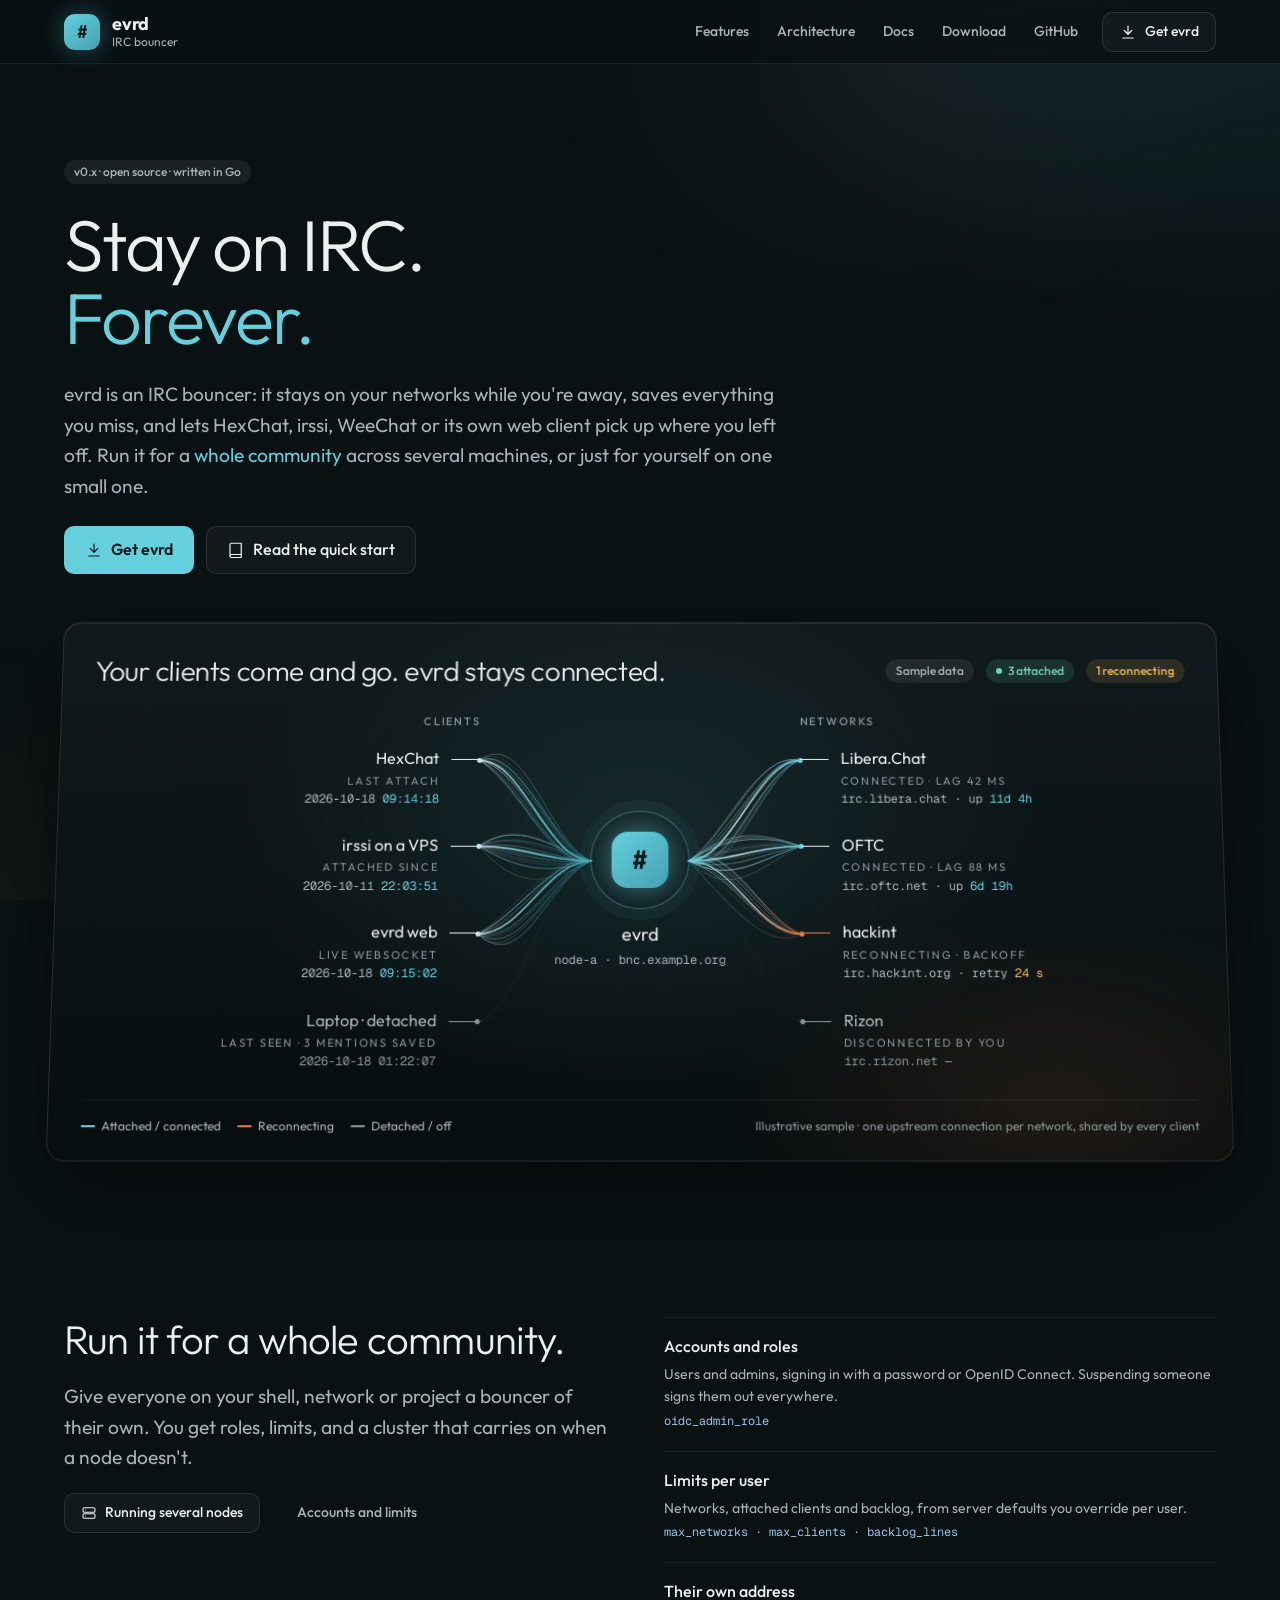
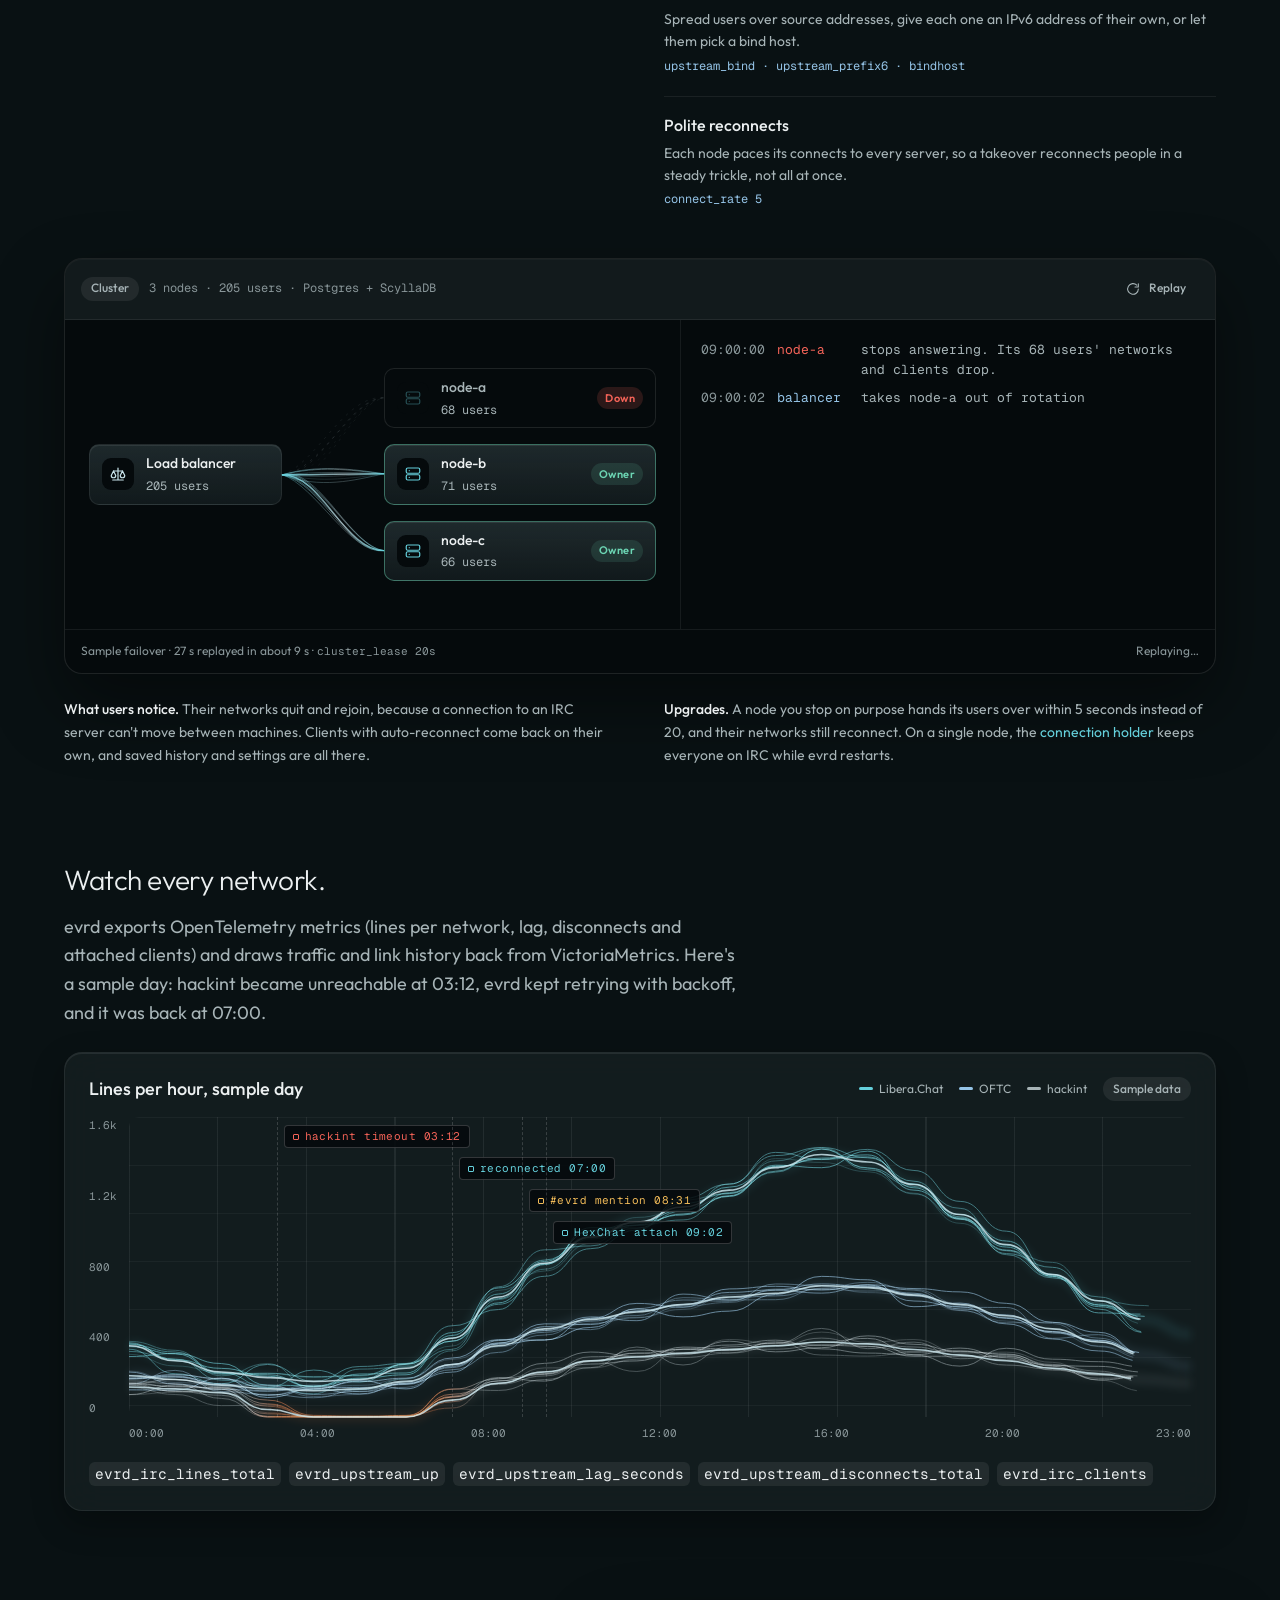
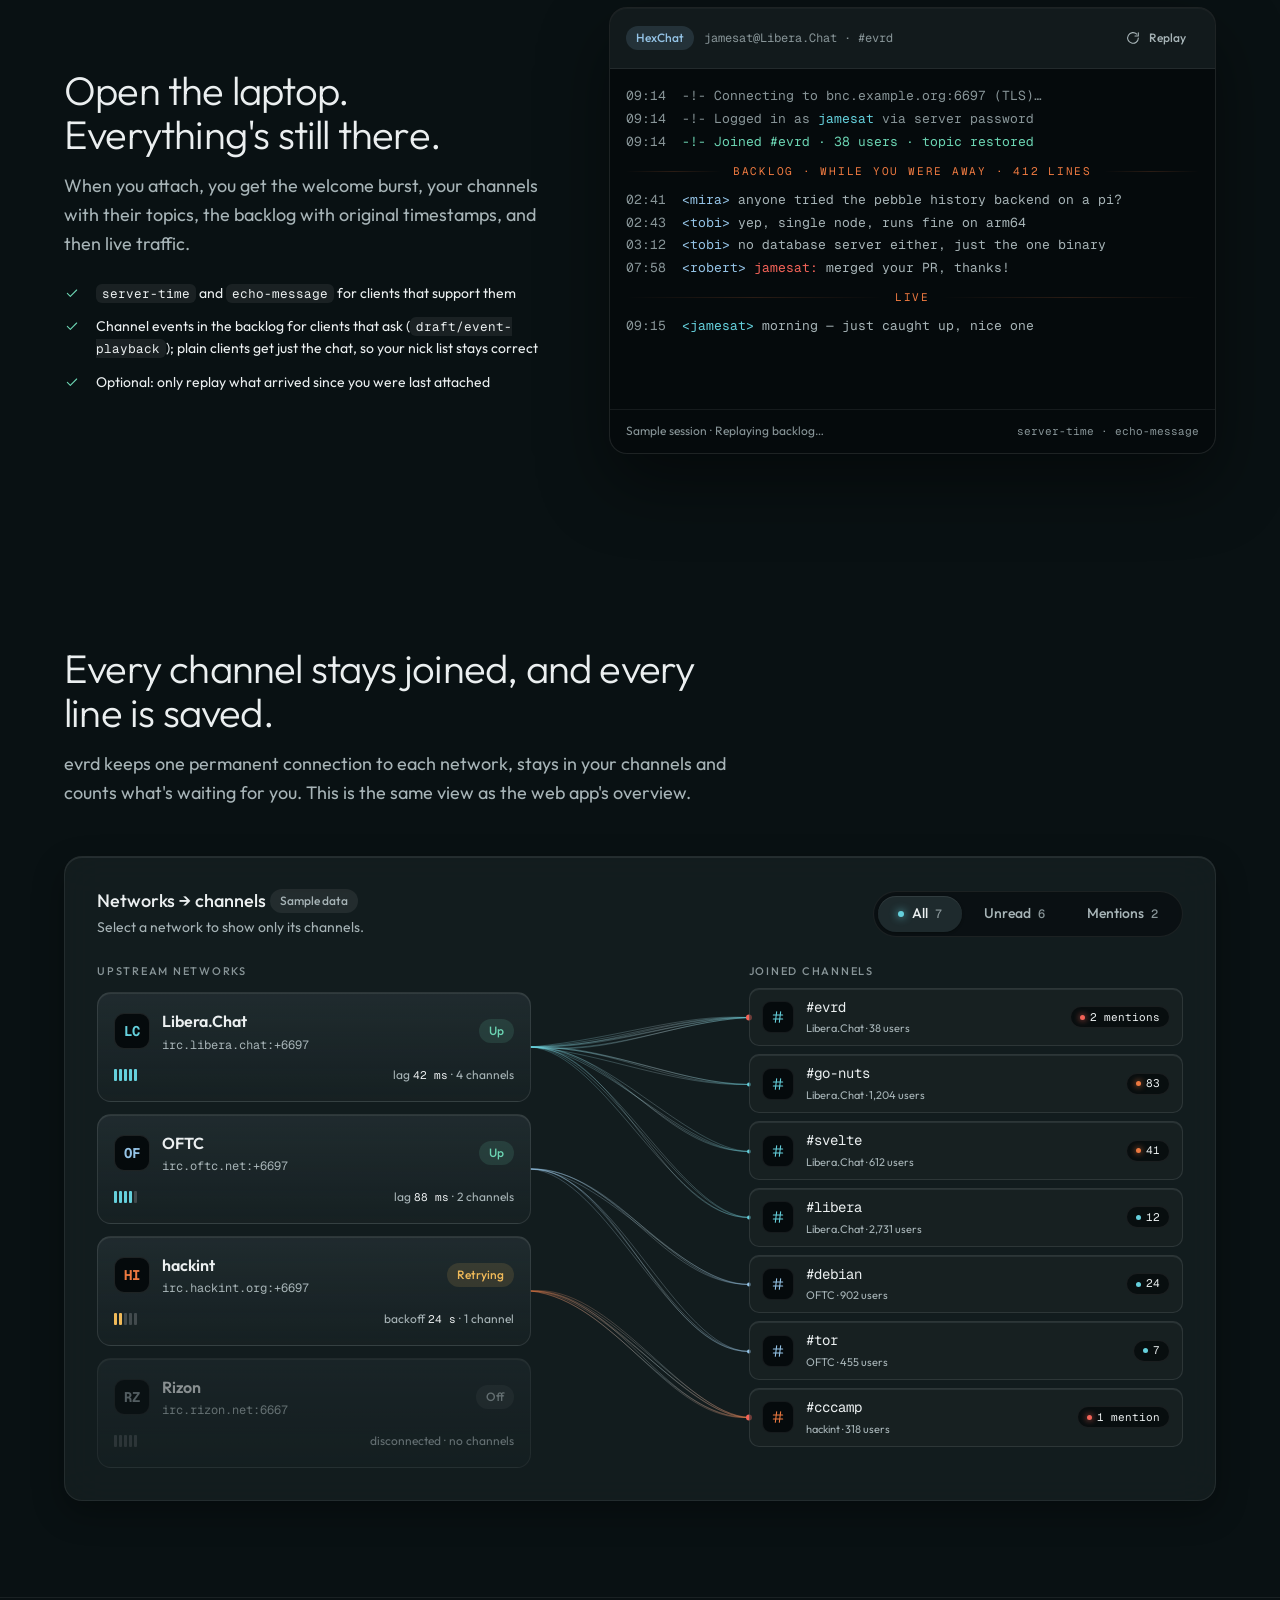
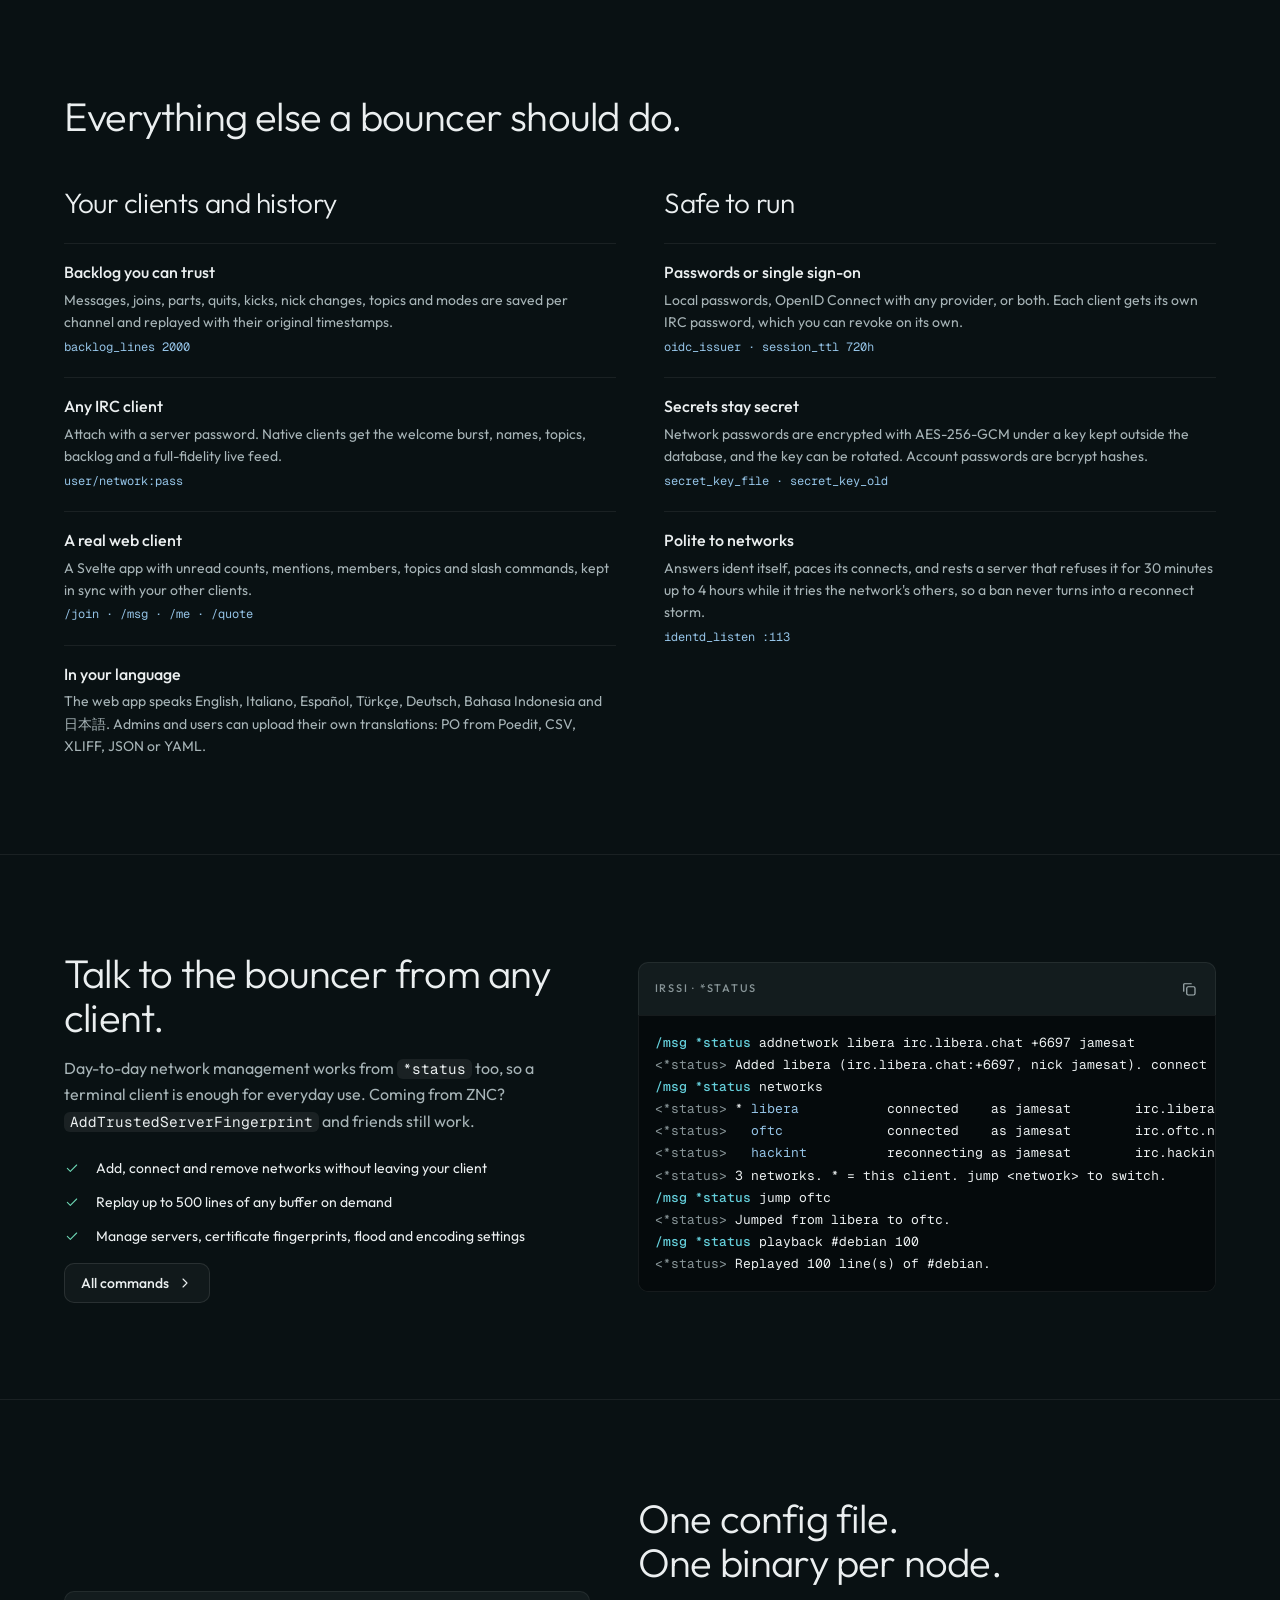
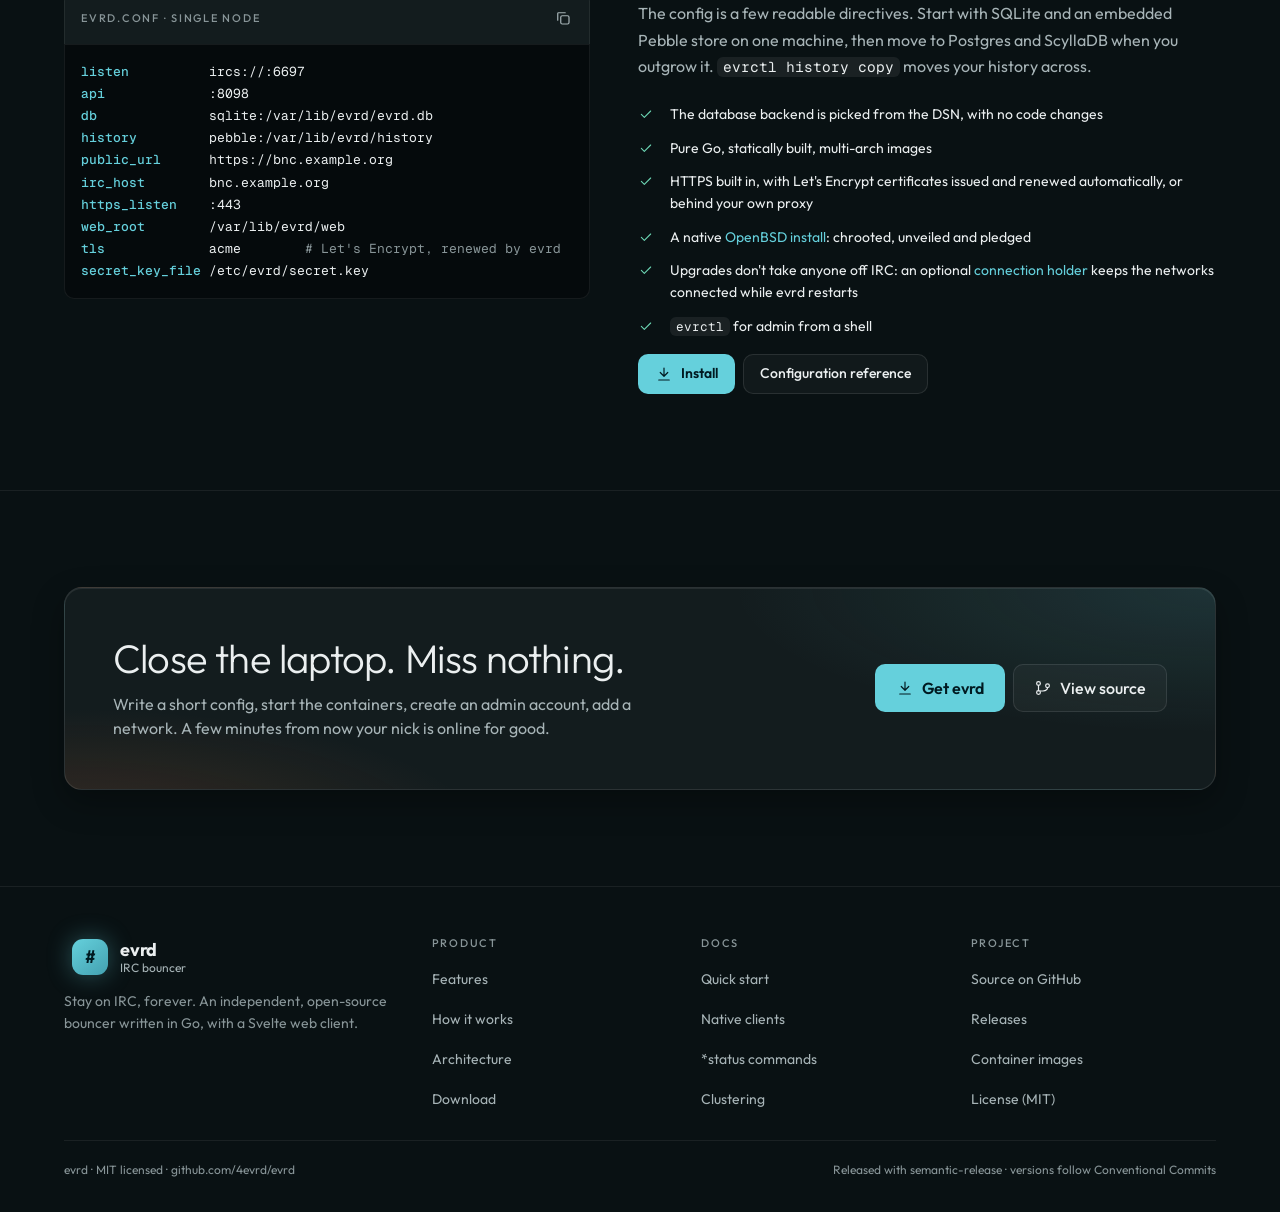
<file: index.html>
<!doctype html>
<html lang="en">
<head>
<meta charset="utf-8">
<meta name="viewport" content="width=device-width, initial-scale=1">
<title>evrd — the IRC bouncer that stays connected, forever</title>
<meta name="description" content="evrd keeps your IRC connections alive while you're away, buffers what you miss, and lets native clients and the web attach and detach at will.">
<link rel="icon" href="assets/logo.svg" type="image/svg+xml">
<meta property="og:type" content="website">
<meta property="og:title" content="evrd — the IRC bouncer that stays connected, forever">
<meta property="og:description" content="evrd keeps your IRC connections alive while you're away, buffers what you miss, and lets native clients and the web attach and detach at will.">
<meta property="og:image" content="https://4evrd.github.io/assets/og-overview.png">
<meta name="twitter:card" content="summary_large_image">
<meta name="theme-color" content="#0f1a1e">
<link rel="preconnect" href="https://fonts.googleapis.com">
<link rel="preconnect" href="https://fonts.gstatic.com" crossorigin>
<link rel="stylesheet" href="https://fonts.googleapis.com/css2?family=Outfit:wght@300;400;500;600&family=Geist+Mono:wght@400;500;700&display=swap">
<link rel="stylesheet" href="assets/evrd.css">
<link rel="stylesheet" href="assets/site.css">
</head>
<body class="site" data-page="home">
<main id="main">

  <!-- ============================================================ hero -->
  <section class="hero v2" aria-labelledby="hero-h">
    <div class="wrap">
      <div class="hero-copy enter">
        <span class="chip">v0.x · open source · written in Go</span>
        <h1 class="display" id="hero-h">Stay on IRC.<br><em>Forever.</em></h1>
        <p class="lead">evrd is an IRC bouncer: it stays on your networks while you're away, saves everything you miss, and lets HexChat, irssi, WeeChat or its own web client pick up where you left off. Run it for a <a href="#hosting">whole community</a> across several machines, or just for yourself on one small one.</p>
        <div class="od-cluster">
          <a class="btn btn-primary btn-lg" href="download.html#install"><i data-icon="download"></i>Get evrd</a>
          <a class="btn btn-lg" href="docs.html#quick-start"><i data-icon="book"></i>Read the quick start</a>
        </div>
      </div>
    </div>
  </section>

  <!-- ============================================================ connection map -->
  <div class="wrap stage-wrap">
    <section class="stage" aria-labelledby="map-h">
      <div class="stage-head">
        <h2 class="h3-site" id="map-h">Your clients come and go. evrd stays connected.</h2>
        <div class="od-row">
          <span class="chip sample">Sample data</span>
          <span class="chip ok live"><span class="dot" aria-hidden="true"></span>3 attached</span>
          <span class="chip warn">1 reconnecting</span>
        </div>
      </div>

      <div class="map" id="map">
        <svg class="map-strands" aria-hidden="true"></svg>

        <div class="map-col left" aria-label="Clients">
          <span class="caps">Clients</span>
          <div class="downlink"><span class="anchor-tick" aria-hidden="true"></span><span class="od-field"><span class="nm">HexChat</span><span class="lb">Last attach</span><span class="ts">2026-10-18 <b>09:14:18</b></span></span></div>
          <div class="downlink"><span class="anchor-tick" aria-hidden="true"></span><span class="od-field"><span class="nm">irssi on a VPS</span><span class="lb">Attached since</span><span class="ts">2026-10-11 <b>22:03:51</b></span></span></div>
          <div class="downlink"><span class="anchor-tick" aria-hidden="true"></span><span class="od-field"><span class="nm">evrd web</span><span class="lb">Live WebSocket</span><span class="ts">2026-10-18 <b>09:15:02</b></span></span></div>
          <div class="downlink off"><span class="anchor-tick" aria-hidden="true"></span><span class="od-field"><span class="nm">Laptop · detached</span><span class="lb">Last seen · 3 mentions saved</span><span class="ts">2026-10-18 <b>01:22:07</b></span></span></div>
        </div>

        <div class="map-hub">
          <div class="core-ring"><span class="brand-mark" aria-hidden="true">#</span></div>
          <div class="od-field"><span class="nm">evrd</span><span class="lb">node-a · bnc.example.org</span></div>
        </div>

        <div class="map-col right" aria-label="IRC networks">
          <span class="caps">Networks</span>
          <div class="downlink"><span class="anchor-tick" aria-hidden="true"></span><span class="od-field"><span class="nm">Libera.Chat</span><span class="lb">Connected · lag 42 ms</span><span class="ts">irc.libera.chat · up <b>11d 4h</b></span></span></div>
          <div class="downlink"><span class="anchor-tick" aria-hidden="true"></span><span class="od-field"><span class="nm">OFTC</span><span class="lb">Connected · lag 88 ms</span><span class="ts">irc.oftc.net · up <b>6d 19h</b></span></span></div>
          <div class="downlink warn"><span class="anchor-tick" aria-hidden="true"></span><span class="od-field"><span class="nm">hackint</span><span class="lb">Reconnecting · backoff</span><span class="ts">irc.hackint.org · retry <b>24 s</b></span></span></div>
          <div class="downlink off"><span class="anchor-tick" aria-hidden="true"></span><span class="od-field"><span class="nm">Rizon</span><span class="lb">Disconnected by you</span><span class="ts">irc.rizon.net <b>—</b></span></span></div>
        </div>
      </div>

      <div class="stage-foot">
        <div class="legend">
          <span><i style="--c:var(--cyan)"></i>Attached / connected</span>
          <span><i style="--c:var(--signal)"></i>Reconnecting</span>
          <span><i style="--c:var(--faint)"></i>Detached / off</span>
        </div>
        <span>Illustrative sample · one upstream connection per network, shared by every client</span>
      </div>
    </section>
  </div>

  <!-- ============================================================ community hosting -->
  <section class="section hosts" id="hosting" aria-labelledby="hosts-h">
    <div class="wrap">
      <div class="hosts-intro">
        <div class="od-stack" style="--od-gap:20px">
          <h2 class="h2-site" id="hosts-h">Run it for a whole community.</h2>
          <p class="lead">Give everyone on your shell, network or project a bouncer of their own. You get roles, limits, and a cluster that carries on when a node doesn't.</p>
          <div class="od-cluster">
            <a class="btn" href="docs.html#clustering"><i data-icon="server" class="i-sm"></i>Running several nodes</a>
            <a class="btn btn-ghost" href="docs.html#accounts">Accounts and limits</a>
          </div>
        </div>
        <dl class="specs">
          <div><dt>Accounts and roles</dt><dd>Users and admins, signing in with a password or OpenID Connect. Suspending someone signs them out everywhere.</dd><dd class="set">oidc_admin_role</dd></div>
          <div><dt>Limits per user</dt><dd>Networks, attached clients and backlog, from server defaults you override per user.</dd><dd class="set">max_networks · max_clients · backlog_lines</dd></div>
          <div><dt>Their own address</dt><dd>Spread users over source addresses, give each one an IPv6 address of their own, or let them pick a bind host.</dd><dd class="set">upstream_bind · upstream_prefix6 · bindhost</dd></div>
          <div><dt>Polite reconnects</dt><dd>Each node paces its connects to every server, so a takeover reconnects people in a steady trickle, not all at once.</dd><dd class="set">connect_rate 5</dd></div>
        </dl>
      </div>

      <figure class="failover" id="failover" aria-labelledby="fo-cap">
        <div class="fo-head">
          <div class="od-row">
            <span class="chip">Cluster</span>
            <span class="mono faint fo-meta">3 nodes · 205 users · Postgres + ScyllaDB</span>
          </div>
          <button class="btn btn-ghost btn-sm" type="button" id="fo-replay" hidden><i data-icon="refresh" class="i-sm"></i>Replay</button>
        </div>
        <div class="fo-body">
          <div class="fo-map" id="fo-map">
            <svg class="map-strands" aria-hidden="true"></svg>
            <div class="fo-src">
              <div class="dg-node" data-fo-src><span class="ic lb"><i data-icon="balance"></i></span><span class="od-field"><span class="nm">Load balancer</span><span class="sub">205 users</span></span></div>
            </div>
            <div class="fo-nodes">
              <div class="dg-node" data-fo="a" data-state="down"><span class="ic"><i data-icon="server"></i></span><span class="od-field"><span class="nm">node-a</span><span class="sub">0 users</span></span><span class="st-chip">Down</span></div>
              <div class="dg-node" data-fo="b" data-state="owner"><span class="ic"><i data-icon="server"></i></span><span class="od-field"><span class="nm">node-b</span><span class="sub">105 users</span></span><span class="st-chip">Owner</span></div>
              <div class="dg-node" data-fo="c" data-state="owner"><span class="ic"><i data-icon="server"></i></span><span class="od-field"><span class="nm">node-c</span><span class="sub">100 users</span></span><span class="st-chip">Owner</span></div>
            </div>
          </div>
          <ol class="fo-log" role="log" aria-live="off" aria-label="Sample failover log">
            <li class="bad"><time>09:00:00</time><span class="who">node-a</span><span>stops answering. Its 68 users' networks and clients drop.</span></li>
            <li><time>09:00:02</time><span class="who">balancer</span><span>takes node-a out of rotation</span></li>
            <li><time>09:00:05</time><span class="who">clients</span><span>retry through node-b and node-c</span></li>
            <li><time>09:00:13</time><span class="who">node-a</span><span>no heartbeat for 15 s, no longer live</span></li>
            <li class="warn"><time>09:00:18</time><span class="who">leases</span><span>68 expire. node-b takes 34 users, node-c takes 34.</span></li>
            <li class="warn"><time>09:00:19</time><span class="who">node-b/c</span><span>reconnect their networks at 5 per second per server</span></li>
            <li class="ok"><time>09:00:27</time><span class="who">cluster</span><span>every network connected again. 205 users on 2 nodes.</span></li>
          </ol>
        </div>
        <figcaption class="fo-foot" id="fo-cap">
          <span>Sample failover · 27 s replayed in about 9 s · <span class="mono od-nowrap">cluster_lease 20s</span></span>
          <span id="fo-status">Back on node-b and node-c</span>
        </figcaption>
      </figure>

      <div class="hosts-notes">
        <p><strong>What users notice.</strong> Their networks quit and rejoin, because a connection to an IRC server can't move between machines. Clients with auto-reconnect come back on their own, and saved history and settings are all there.</p>
        <p><strong>Upgrades.</strong> A node you stop on purpose hands its users over within 5 seconds instead of 20, and their networks still reconnect. On a single node, the <a href="architecture.html#restarts">connection holder</a> keeps everyone on IRC while evrd restarts.</p>
      </div>

      <div class="hosts-watch traffic">
        <div class="section-intro">
          <h3 class="h3-site" id="traffic-h">Watch every network.</h3>
          <p>evrd exports OpenTelemetry metrics (lines per network, lag, disconnects and attached clients) and draws traffic and link history back from VictoriaMetrics. Here's a sample day: hackint became unreachable at 03:12, evrd kept retrying with backoff, and it was back at 07:00.</p>
        </div>
      <section class="card" aria-labelledby="chart-h">
        <div class="section-head">
          <div class="od-stack">
            <h4 id="chart-h">Lines per hour, sample day</h4>
          </div>
          <div class="legend">
            <span><i style="--c:var(--cyan)"></i>Libera.Chat</span>
            <span><i style="--c:var(--nick)"></i>OFTC</span>
            <span><i style="--c:var(--muted)"></i>hackint</span>
            <span class="chip sample">Sample data</span>
          </div>
        </div>
        <div class="chart">
          <div class="chart-plot" id="traffic-plot" role="img" aria-label="Sample chart of lines per hour over one day. Libera.Chat peaks near 1,400 lines at 15:00; OFTC peaks near 700; hackint drops to zero at 03:12 and recovers by 07:00.">
            <div class="yaxis" aria-hidden="true"><span>1.6k</span><span>1.2k</span><span>800</span><span>400</span><span>0</span></div>
            <div class="marker bad" style="left:13.9%"><span class="tag">hackint timeout 03:12</span></div>
            <div class="marker ok" style="left:30.4%"><span class="tag" style="top:40px">reconnected 07:00</span></div>
            <div class="marker warn" style="left:37%"><span class="tag" style="top:72px">#evrd mention 08:31</span></div>
            <div class="marker ok" style="left:39.3%"><span class="tag" style="top:104px">HexChat attach 09:02</span></div>
          </div>
          <div class="axis-x" aria-hidden="true"><span>00:00</span><span>04:00</span><span>08:00</span><span>12:00</span><span>16:00</span><span>20:00</span><span>23:00</span></div>
        </div>
        <div class="metrics-row">
          <span class="code">evrd_irc_lines_total</span><span class="code">evrd_upstream_up</span><span class="code">evrd_upstream_lag_seconds</span><span class="code">evrd_upstream_disconnects_total</span><span class="code">evrd_irc_clients</span>
        </div>
      </section>
      </div>
    </div>
  </section>

  <!-- ============================================================ terminal -->
  <section class="term-section" aria-labelledby="term-h">
    <div class="wrap">
      <div class="od-stack" style="--od-gap:16px">
        <h2 class="h2-site" id="term-h">Open the laptop.<br>Everything's still there.</h2>
        <p class="muted" style="font-size:var(--fs-lg);line-height:1.6;max-width:44ch">When you attach, you get the welcome burst, your channels with their topics, the backlog with original timestamps, and then live traffic.</p>
        <ul class="checks">
          <li><i data-icon="check" class="i-sm"></i><span><span class="code">server-time</span> and <span class="code">echo-message</span> for clients that support them</span></li>
          <li><i data-icon="check" class="i-sm"></i><span>Channel events in the backlog for clients that ask (<span class="code">draft/event-playback</span>); plain clients get just the chat, so your nick list stays correct</span></li>
          <li><i data-icon="check" class="i-sm"></i><span>Optional: only replay what arrived since you were last attached</span></li>
        </ul>
      </div>

      <figure class="term" aria-labelledby="term-cap" style="margin:0">
        <div class="term-head">
          <div class="od-row">
            <span class="chip nick">HexChat</span>
            <span class="mono faint od-truncate" style="font-size:var(--fs-xs)">jamesat@Libera.Chat · #evrd</span>
          </div>
          <button class="btn btn-ghost btn-sm" type="button" id="term-replay"><i data-icon="refresh" class="i-sm"></i>Replay</button>
        </div>
        <div class="term-body" id="term-body" role="log" aria-live="off" aria-label="Sample session: attaching a client to evrd and receiving backlog">
          <div class="term-line"><time>09:14</time><span class="t sys">-!- Connecting to bnc.example.org:6697 (TLS)…</span></div>
          <div class="term-line"><time>09:14</time><span class="t sys">-!- Logged in as <span class="me">jamesat</span> via server password</span></div>
          <div class="term-line"><time>09:14</time><span class="t ok">-!- Joined #evrd · 38 users · topic restored</span></div>
          <div class="term-sep">Backlog · while you were away · 412 lines</div>
          <div class="term-line"><time>02:41</time><span class="t"><span class="n">&lt;mira&gt;</span> anyone tried the pebble history backend on a pi?</span></div>
          <div class="term-line"><time>02:43</time><span class="t"><span class="n">&lt;tobi&gt;</span> yep, single node, runs fine on arm64</span></div>
          <div class="term-line"><time>03:12</time><span class="t"><span class="n">&lt;tobi&gt;</span> no database server either, just the one binary</span></div>
          <div class="term-line"><time>07:58</time><span class="t"><span class="n">&lt;robert&gt;</span> <span class="hl">jamesat:</span> merged your PR, thanks!</span></div>
          <div class="term-sep">Live</div>
          <div class="term-line" data-live="1"><time>09:15</time><span class="t"><span class="me">&lt;jamesat&gt;</span> morning — just caught up, nice one</span></div>
          <div class="term-line" data-live="1"><time>09:15</time><span class="t"><span class="n">&lt;robert&gt;</span> o/ you never actually left, did you</span></div>
        </div>
        <figcaption class="term-foot" id="term-cap">
          <span>Sample session · <span id="term-status">Replaying backlog…</span></span>
          <span class="mono">server-time · echo-message</span>
        </figcaption>
      </figure>
    </div>
  </section>

  <!-- ============================================================ topology -->
  <section class="section" id="how" aria-labelledby="how-h">
    <div class="wrap">
      <div class="section-intro">
        <h2 class="h2-site" id="how-h">Every channel stays joined, and every line is saved.</h2>
        <p>evrd keeps one permanent connection to each network, stays in your channels and counts what's waiting for you. This is the same view as the web app's overview.</p>
      </div>

      <section class="card topo-card" aria-labelledby="topo-h">
        <div class="section-head">
          <div class="od-stack">
            <div class="od-row"><h3 id="topo-h">Networks → channels</h3><span class="chip sample">Sample data</span></div>
            <p id="topo-scope" aria-live="polite">Select a network to show only its channels.</p>
          </div>
          <div class="tabs" id="topo-filter" role="group" aria-label="Channel filter">
            <button class="tab" type="button" data-f="all" aria-pressed="true">All <span class="n" data-n="all"></span></button>
            <button class="tab" type="button" data-f="unread" aria-pressed="false">Unread <span class="n" data-n="unread"></span></button>
            <button class="tab" type="button" data-f="mention" aria-pressed="false">Mentions <span class="n" data-n="mention"></span></button>
          </div>
        </div>

        <div class="topo" id="topo">
          <svg class="topo-links" aria-hidden="true"></svg>
          <div class="topo-col">
            <span class="caps">Upstream networks</span>
            <button class="net-node" type="button" aria-pressed="false" data-net="lc" data-name="Libera.Chat" data-color="oklch(80% 0.10 205)" style="--net:var(--primary)">
              <span class="head"><span class="mono-badge">LC</span><span class="od-field od-fill"><span>Libera.Chat</span><span>irc.libera.chat:+6697</span></span><span class="chip ok">Up</span></span>
              <span class="meta-row"><span class="ticks ok" aria-hidden="true"><i class="on"></i><i class="on"></i><i class="on"></i><i class="on"></i><i class="on"></i></span><span>lag <span class="mono">42 ms</span> · 4 channels</span></span>
            </button>
            <button class="net-node" type="button" aria-pressed="false" data-net="of" data-name="OFTC" data-color="oklch(80% 0.07 240)" style="--net:var(--nick)">
              <span class="head"><span class="mono-badge">OF</span><span class="od-field od-fill"><span>OFTC</span><span>irc.oftc.net:+6697</span></span><span class="chip ok">Up</span></span>
              <span class="meta-row"><span class="ticks ok" aria-hidden="true"><i class="on"></i><i class="on"></i><i class="on"></i><i class="on"></i><i></i></span><span>lag <span class="mono">88 ms</span> · 2 channels</span></span>
            </button>
            <button class="net-node" type="button" aria-pressed="false" data-net="hi" data-name="hackint" data-color="oklch(70% 0.16 45)" style="--net:var(--signal)">
              <span class="head"><span class="mono-badge">HI</span><span class="od-field od-fill"><span>hackint</span><span>irc.hackint.org:+6697</span></span><span class="chip warn">Retrying</span></span>
              <span class="meta-row"><span class="ticks warn" aria-hidden="true"><i class="on"></i><i class="on"></i><i></i><i></i><i></i></span><span>backoff <span class="mono">24 s</span> · 1 channel</span></span>
            </button>
            <button class="net-node off" type="button" aria-pressed="false" data-net="rz" data-name="Rizon" data-color="oklch(66% 0.016 215)" style="--net:var(--faint)">
              <span class="head"><span class="mono-badge">RZ</span><span class="od-field od-fill"><span>Rizon</span><span>irc.rizon.net:6667</span></span><span class="chip">Off</span></span>
              <span class="meta-row"><span class="ticks" aria-hidden="true"><i></i><i></i><i></i><i></i><i></i></span><span>disconnected · no channels</span></span>
            </button>
          </div>
          <div aria-hidden="true"></div>
          <div class="topo-col right">
            <span class="caps">Joined channels</span>
            <div class="chan-node" data-net="lc" data-unread="0" data-mention="2" style="--net:var(--primary)"><span class="hash"><i data-icon="hash" class="i-sm"></i></span><span class="od-field"><span>#evrd</span><span class="sub">Libera.Chat · 38 users</span></span><span class="count mention">2 mentions</span></div>
            <div class="chan-node" data-net="lc" data-unread="83" data-mention="0" style="--net:var(--primary)"><span class="hash"><i data-icon="hash" class="i-sm"></i></span><span class="od-field"><span>#go-nuts</span><span class="sub">Libera.Chat · 1,204 users</span></span><span class="count hot">83</span></div>
            <div class="chan-node" data-net="lc" data-unread="41" data-mention="0" style="--net:var(--primary)"><span class="hash"><i data-icon="hash" class="i-sm"></i></span><span class="od-field"><span>#svelte</span><span class="sub">Libera.Chat · 612 users</span></span><span class="count hot">41</span></div>
            <div class="chan-node" data-net="lc" data-unread="12" data-mention="0" style="--net:var(--primary)"><span class="hash"><i data-icon="hash" class="i-sm"></i></span><span class="od-field"><span>#libera</span><span class="sub">Libera.Chat · 2,731 users</span></span><span class="count calm">12</span></div>
            <div class="chan-node" data-net="of" data-unread="24" data-mention="0" style="--net:var(--nick)"><span class="hash"><i data-icon="hash" class="i-sm"></i></span><span class="od-field"><span>#debian</span><span class="sub">OFTC · 902 users</span></span><span class="count calm">24</span></div>
            <div class="chan-node" data-net="of" data-unread="7" data-mention="0" style="--net:var(--nick)"><span class="hash"><i data-icon="hash" class="i-sm"></i></span><span class="od-field"><span>#tor</span><span class="sub">OFTC · 455 users</span></span><span class="count calm">7</span></div>
            <div class="chan-node" data-net="hi" data-unread="15" data-mention="1" style="--net:var(--signal)"><span class="hash"><i data-icon="hash" class="i-sm"></i></span><span class="od-field"><span>#cccamp</span><span class="sub">hackint · 318 users</span></span><span class="count mention">1 mention</span></div>
            <p class="topo-empty" id="topo-empty" hidden>Nothing here: that network has no channels matching this filter. Choose “All” or select the network again.</p>
          </div>
        </div>
      </section>
    </div>
  </section>

  <!-- ============================================================ features -->
  <section class="section" id="features" aria-labelledby="feat-h">
    <div class="wrap">
      <div class="section-intro">
        <h2 class="h2-site" id="feat-h">Everything else a bouncer should do.</h2>
      </div>

      <div class="feature-groups">
        <section aria-labelledby="fg-clients-h">
          <h3 class="h3-site" id="fg-clients-h">Your clients and history</h3>
          <dl class="specs">
            <div><dt>Backlog you can trust</dt><dd>Messages, joins, parts, quits, kicks, nick changes, topics and modes are saved per channel and replayed with their original timestamps.</dd><dd class="set">backlog_lines 2000</dd></div>
            <div><dt>Any IRC client</dt><dd>Attach with a server password. Native clients get the welcome burst, names, topics, backlog and a full-fidelity live feed.</dd><dd class="set">user/network:pass</dd></div>
            <div><dt>A real web client</dt><dd>A Svelte app with unread counts, mentions, members, topics and slash commands, kept in sync with your other clients.</dd><dd class="set">/join · /msg · /me · /quote</dd></div>
            <div><dt>In your language</dt><dd>The web app speaks English, Italiano, Español, Türkçe, Deutsch, Bahasa Indonesia and <span lang="ja" class="od-nowrap">日本語</span>. Admins and users can upload their own translations: PO from Poedit, CSV, XLIFF, JSON or YAML.</dd></div>
          </dl>
        </section>
        <section aria-labelledby="fg-safe-h">
          <h3 class="h3-site" id="fg-safe-h">Safe to run</h3>
          <dl class="specs">
            <div><dt>Passwords or single sign-on</dt><dd>Local passwords, OpenID Connect with any provider, or both. Each client gets its own IRC password, which you can revoke on its own.</dd><dd class="set">oidc_issuer · session_ttl 720h</dd></div>
            <div><dt>Secrets stay secret</dt><dd>Network passwords are encrypted with AES-256-GCM under a key kept outside the database, and the key can be rotated. Account passwords are bcrypt hashes.</dd><dd class="set">secret_key_file · secret_key_old</dd></div>
            <div><dt>Polite to networks</dt><dd>Answers ident itself, paces its connects, and rests a server that refuses it for 30 minutes up to 4 hours while it tries the network's others, so a ban never turns into a reconnect storm.</dd><dd class="set">identd_listen :113</dd></div>
          </dl>
        </section>
      </div>
    </div>
  </section>

  <!-- ============================================================ status commands -->
  <section class="section" aria-labelledby="status-h">
    <div class="wrap split">
      <div class="copy">
        <h2 class="h2-site" id="status-h">Talk to the bouncer from any client.</h2>
        <p>Day-to-day network management works from <span class="code">*status</span> too, so a terminal client is enough for everyday use. Coming from ZNC? <span class="code">AddTrustedServerFingerprint</span> and friends still work.</p>
        <ul class="checks">
          <li><i data-icon="check" class="i-sm"></i><span>Add, connect and remove networks without leaving your client</span></li>
          <li><i data-icon="check" class="i-sm"></i><span>Replay up to 500 lines of any buffer on demand</span></li>
          <li><i data-icon="check" class="i-sm"></i><span>Manage servers, certificate fingerprints, flood and encoding settings</span></li>
        </ul>
        <div><a class="btn" href="docs.html#status">All commands<i data-icon="chevron" class="i-sm"></i></a></div>
      </div>
      <div class="codeblock">
        <div class="cb-head"><span class="caps">irssi · *status</span><button class="copy-btn" type="button" data-copy="/msg *status addnetwork libera irc.libera.chat +6697 jamesat" aria-label="Copy command" data-label="Copy command"><i data-icon="copy"></i></button></div>
<pre class="snippet"><b>/msg *status</b> addnetwork libera irc.libera.chat +6697 jamesat
<span class="c">&lt;*status&gt;</span> Added libera (irc.libera.chat:+6697, nick jamesat). connect libera to bring it online, then jump libera.
<b>/msg *status</b> networks
<span class="c">&lt;*status&gt;</span> * <em>libera</em>           connected    as jamesat        irc.libera.chat:+6697 · 4 channels
<span class="c">&lt;*status&gt;</span>   <em>oftc</em>             connected    as jamesat        irc.oftc.net:+6697 · 2 channels
<span class="c">&lt;*status&gt;</span>   <em>hackint</em>          reconnecting as jamesat        irc.hackint.org:+6697 · 1 channel
<span class="c">&lt;*status&gt;</span> 3 networks. * = this client. jump &lt;network&gt; to switch.
<b>/msg *status</b> jump oftc
<span class="c">&lt;*status&gt;</span> Jumped from libera to oftc.
<b>/msg *status</b> playback #debian 100
<span class="c">&lt;*status&gt;</span> Replayed 100 line(s) of #debian.</pre>
      </div>
    </div>
  </section>

  <!-- ============================================================ self-host -->
  <section class="section" aria-labelledby="host-h">
    <div class="wrap split">
      <div class="codeblock">
        <div class="cb-head"><span class="caps">evrd.conf · single node</span><button class="copy-btn" type="button" data-copy-from="#conf-snippet" aria-label="Copy config" data-label="Copy config"><i data-icon="copy"></i></button></div>
<pre class="snippet" id="conf-snippet"><b>listen</b>          ircs://:6697
<b>api</b>             :8098
<b>db</b>              sqlite:/var/lib/evrd/evrd.db
<b>history</b>         pebble:/var/lib/evrd/history
<b>public_url</b>      https://bnc.example.org
<b>irc_host</b>        bnc.example.org
<b>https_listen</b>    :443
<b>web_root</b>        /var/lib/evrd/web
<b>tls</b>             acme        <span class="c"># Let's Encrypt, renewed by evrd</span>
<b>secret_key_file</b> /etc/evrd/secret.key</pre>
      </div>
      <div class="copy">
        <h2 class="h2-site" id="host-h">One config file.<br>One binary per node.</h2>
        <p>The config is a few readable directives. Start with SQLite and an embedded Pebble store on one machine, then move to Postgres and ScyllaDB when you outgrow it. <span class="code">evrctl history copy</span> moves your history across.</p>
        <ul class="checks">
          <li><i data-icon="check" class="i-sm"></i><span>The database backend is picked from the DSN, with no code changes</span></li>
          <li><i data-icon="check" class="i-sm"></i><span>Pure Go, statically built, multi-arch images</span></li>
          <li><i data-icon="check" class="i-sm"></i><span>HTTPS built in, with Let's Encrypt certificates issued and renewed automatically, or behind your own proxy</span></li>
          <li><i data-icon="check" class="i-sm"></i><span>A native <a href="docs.html#openbsd">OpenBSD install</a>: chrooted, unveiled and pledged</span></li>
          <li><i data-icon="check" class="i-sm"></i><span>Upgrades don't take anyone off IRC: an optional <a href="architecture.html#restarts">connection holder</a> keeps the networks connected while evrd restarts</span></li>
          <li><i data-icon="check" class="i-sm"></i><span><span class="code">evrctl</span> for admin from a shell</span></li>
        </ul>
        <div class="od-cluster"><a class="btn btn-primary" href="download.html#install"><i data-icon="download"></i>Install</a><a class="btn" href="docs.html#configuration">Configuration reference</a></div>
      </div>
    </div>
  </section>

  <!-- ============================================================ cta -->
  <section class="section" aria-labelledby="cta-h">
    <div class="wrap">
      <div class="cta-band">
        <div>
          <h2 class="h2-site" id="cta-h">Close the laptop. Miss nothing.</h2>
          <p>Write a short config, start the containers, create an admin account, add a network. A few minutes from now your nick is online for good.</p>
        </div>
        <div class="od-cluster">
          <a class="btn btn-primary btn-lg" href="download.html#install"><i data-icon="download"></i>Get evrd</a>
          <a class="btn btn-lg" href="https://github.com/4evrd/evrd" rel="noopener"><i data-icon="git"></i>View source</a>
        </div>
      </div>
    </div>
  </section>

</main>
<script src="assets/site.js"></script>
</body>
</html>
</file>
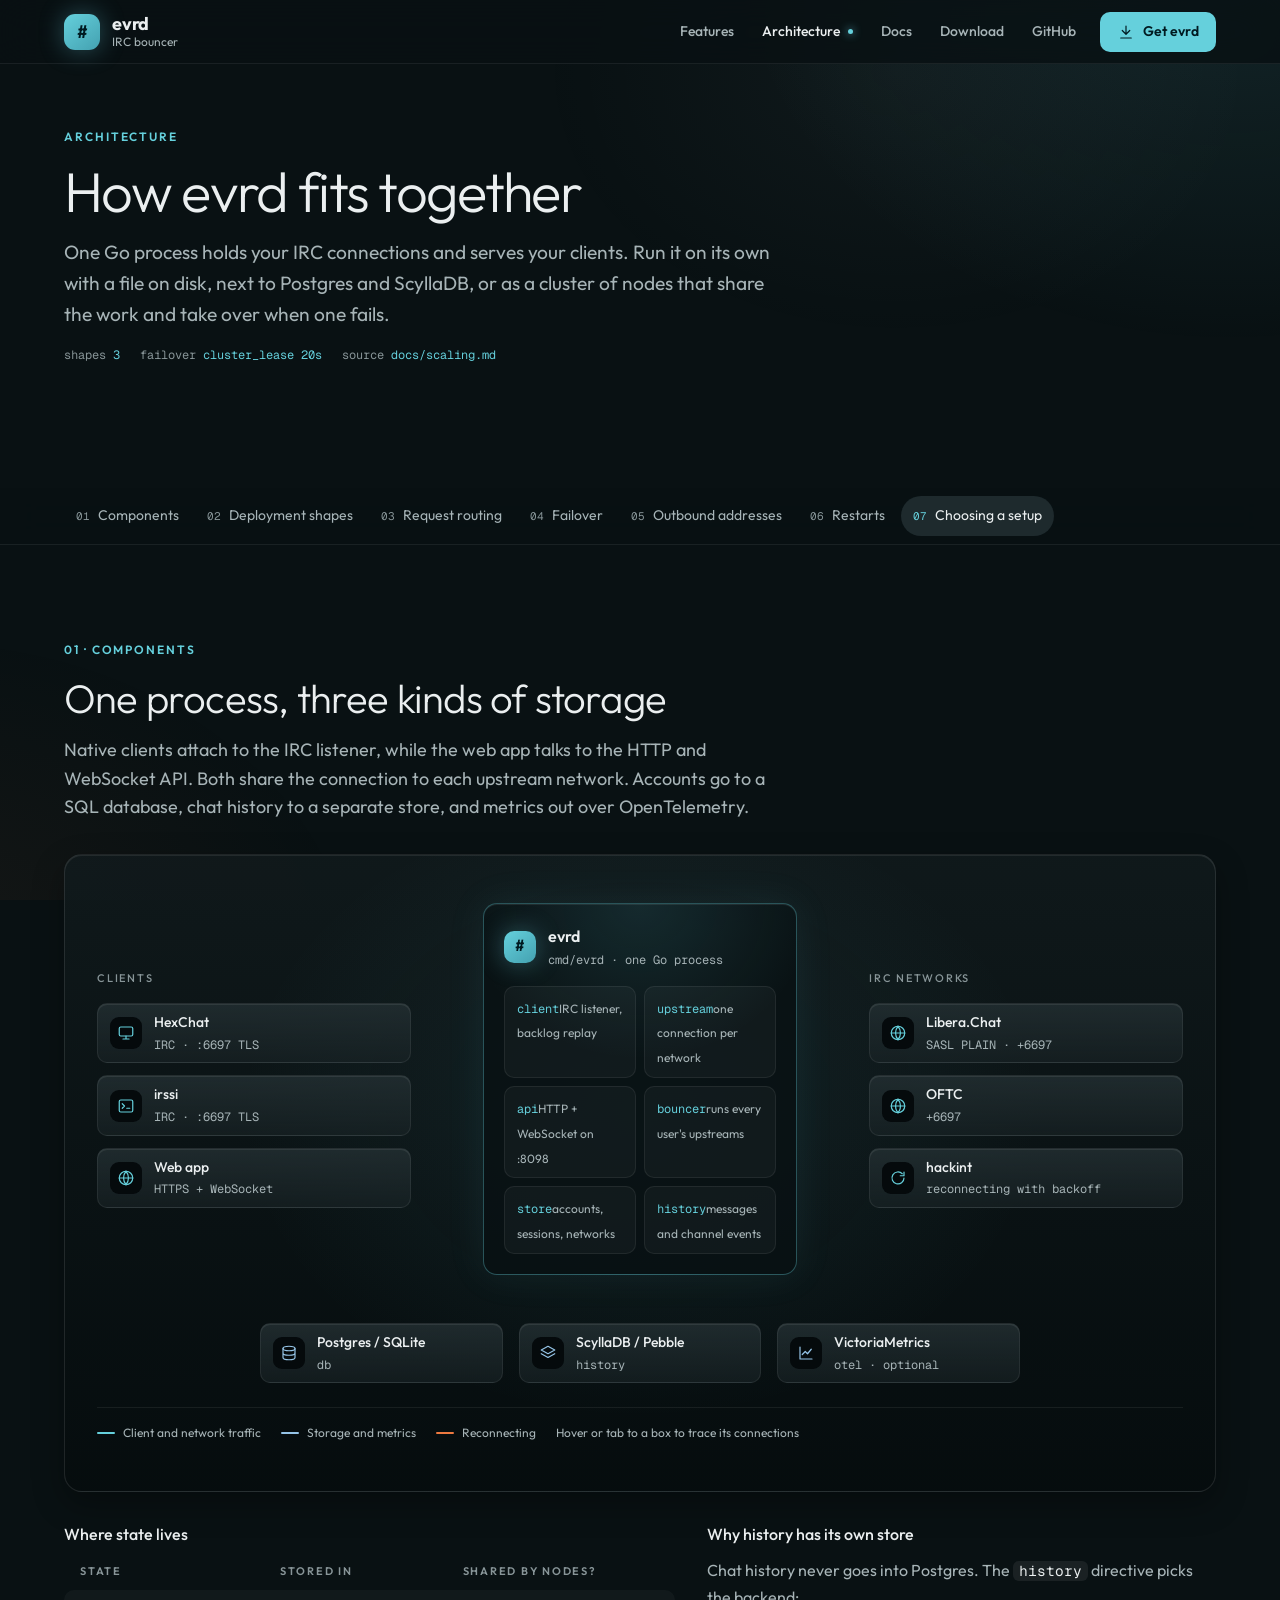
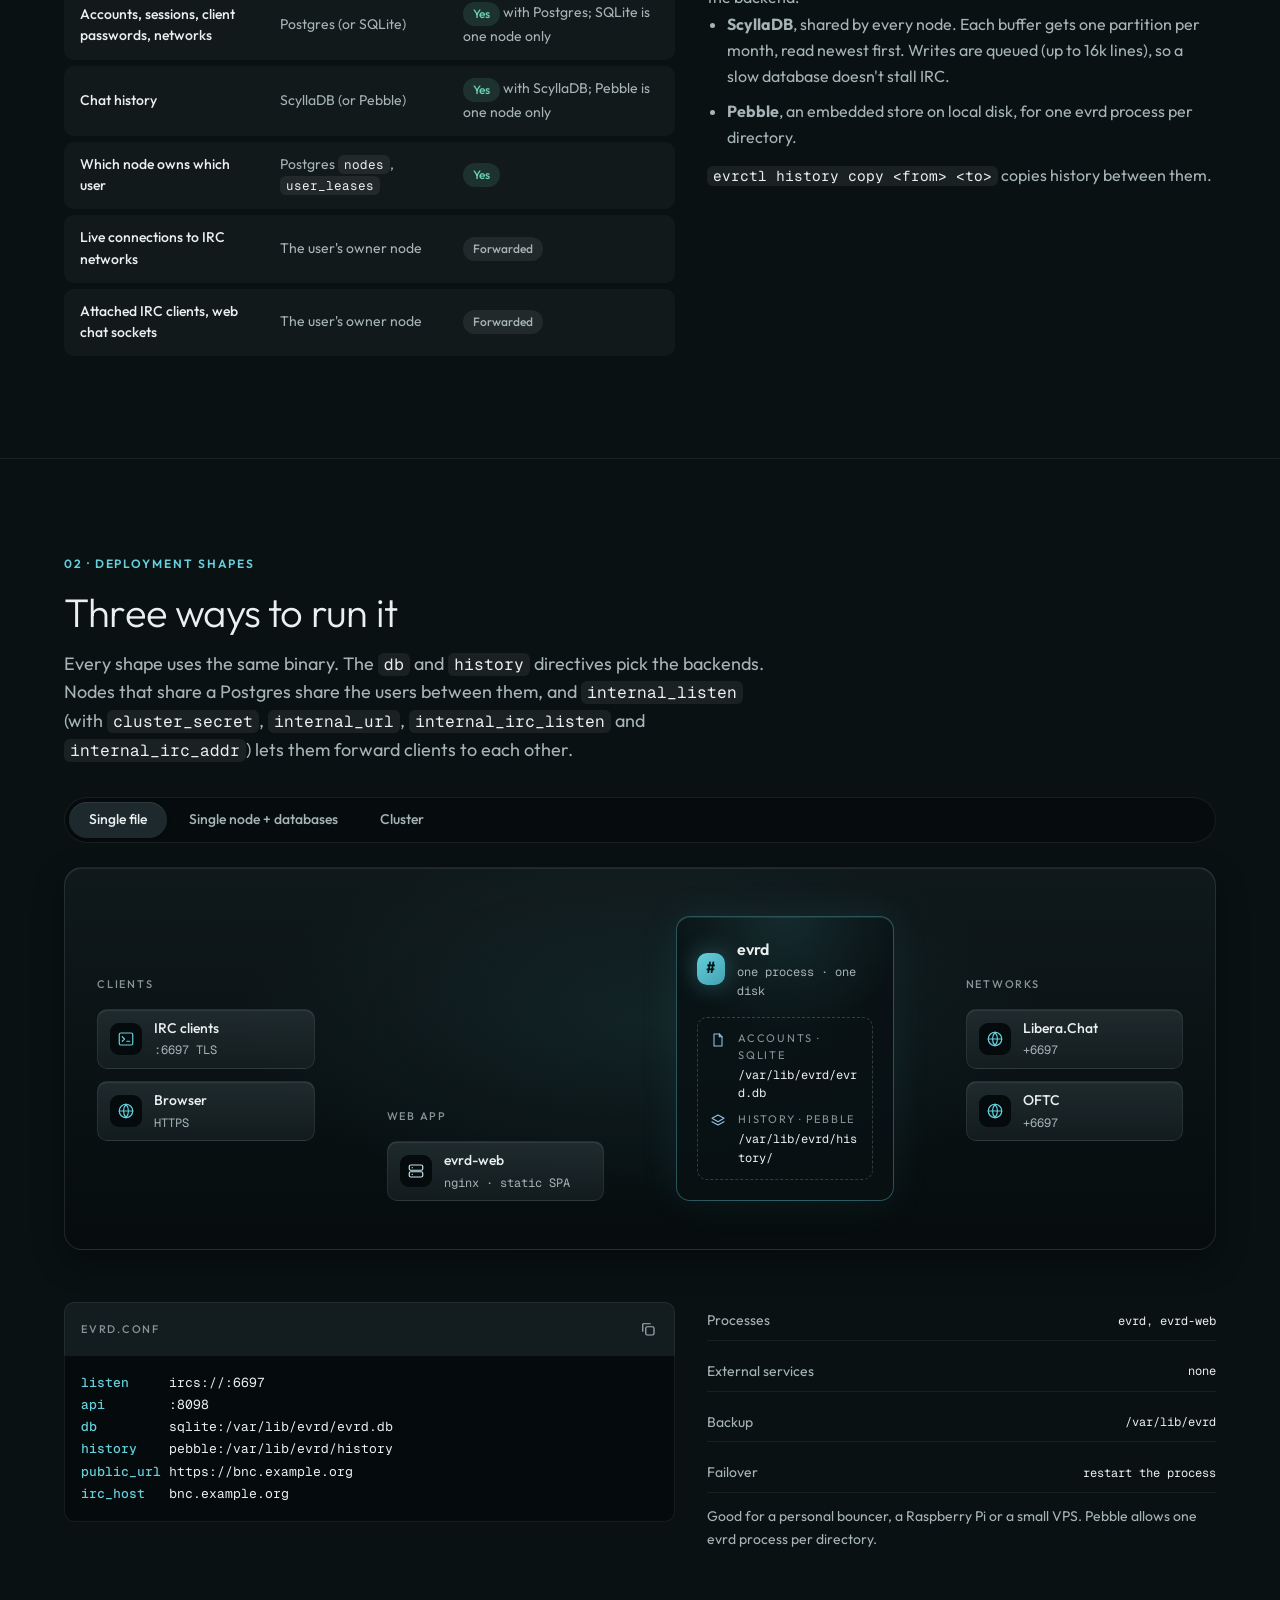
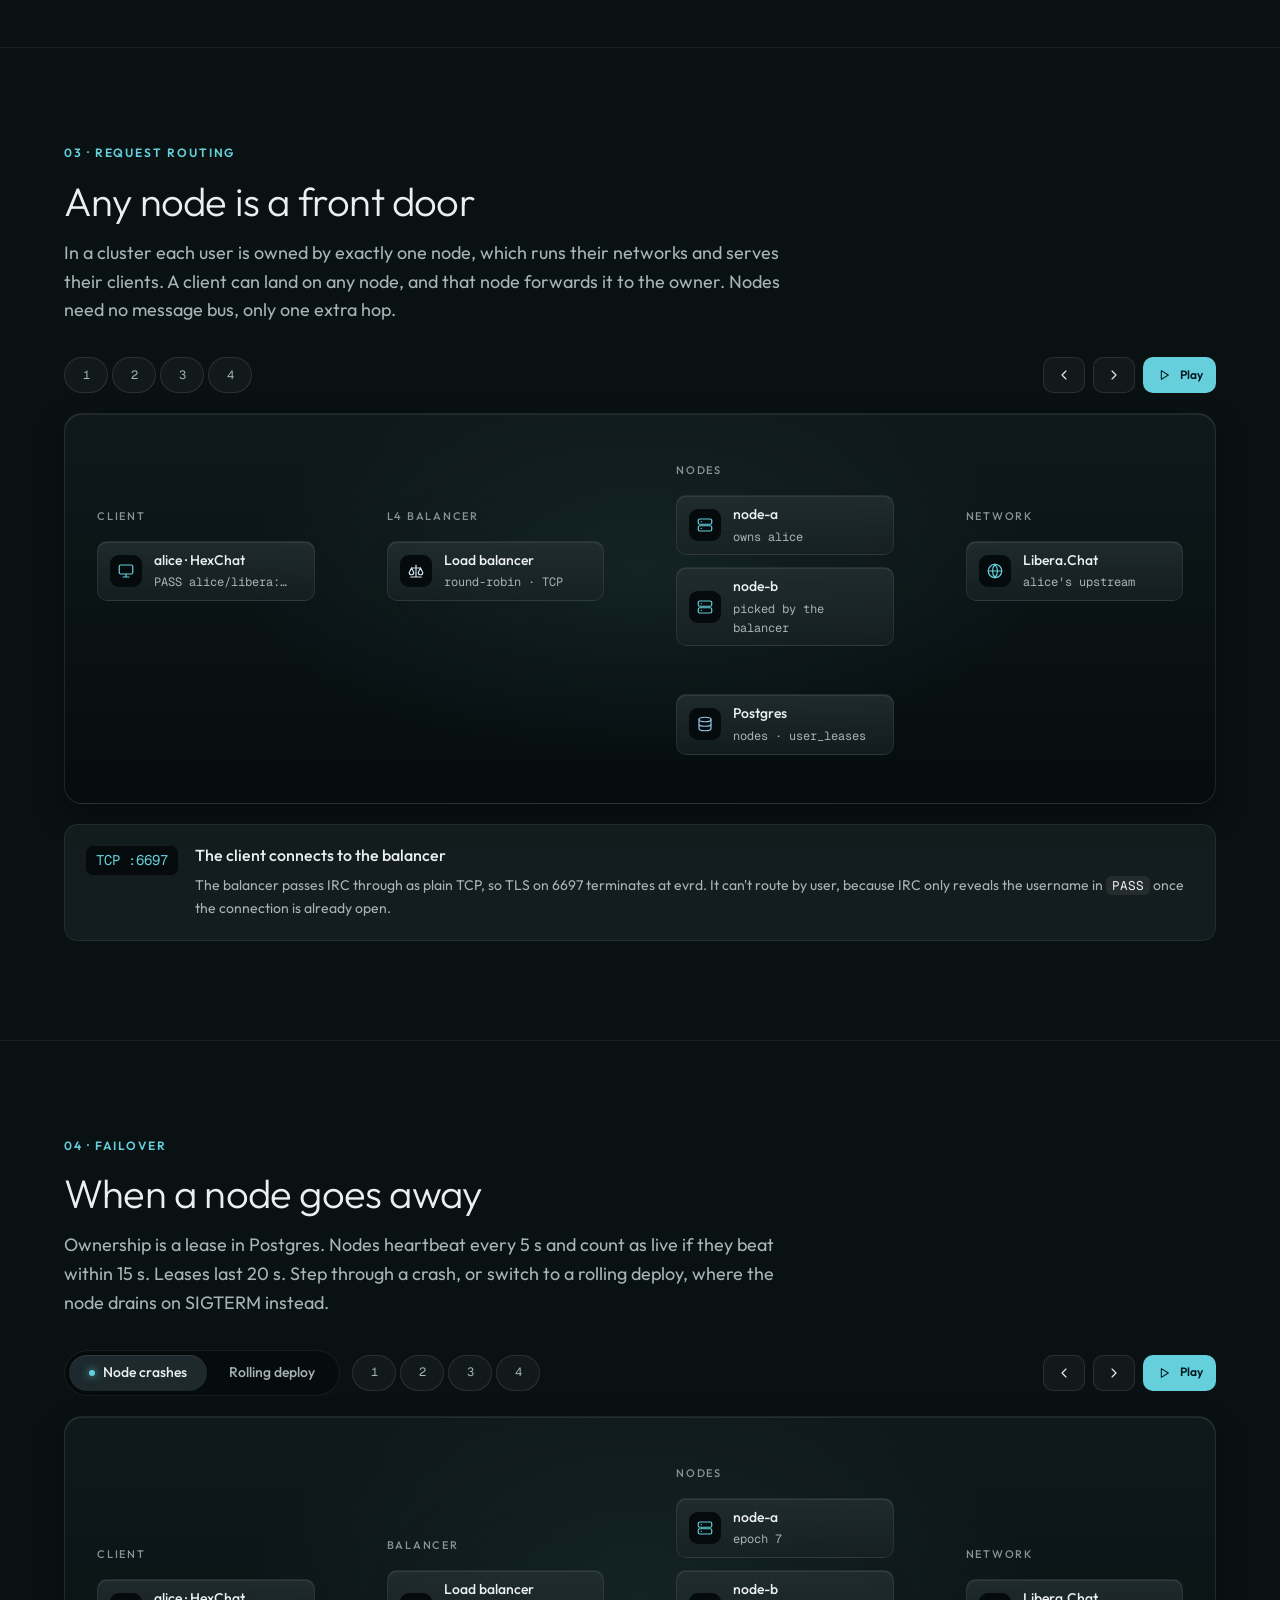
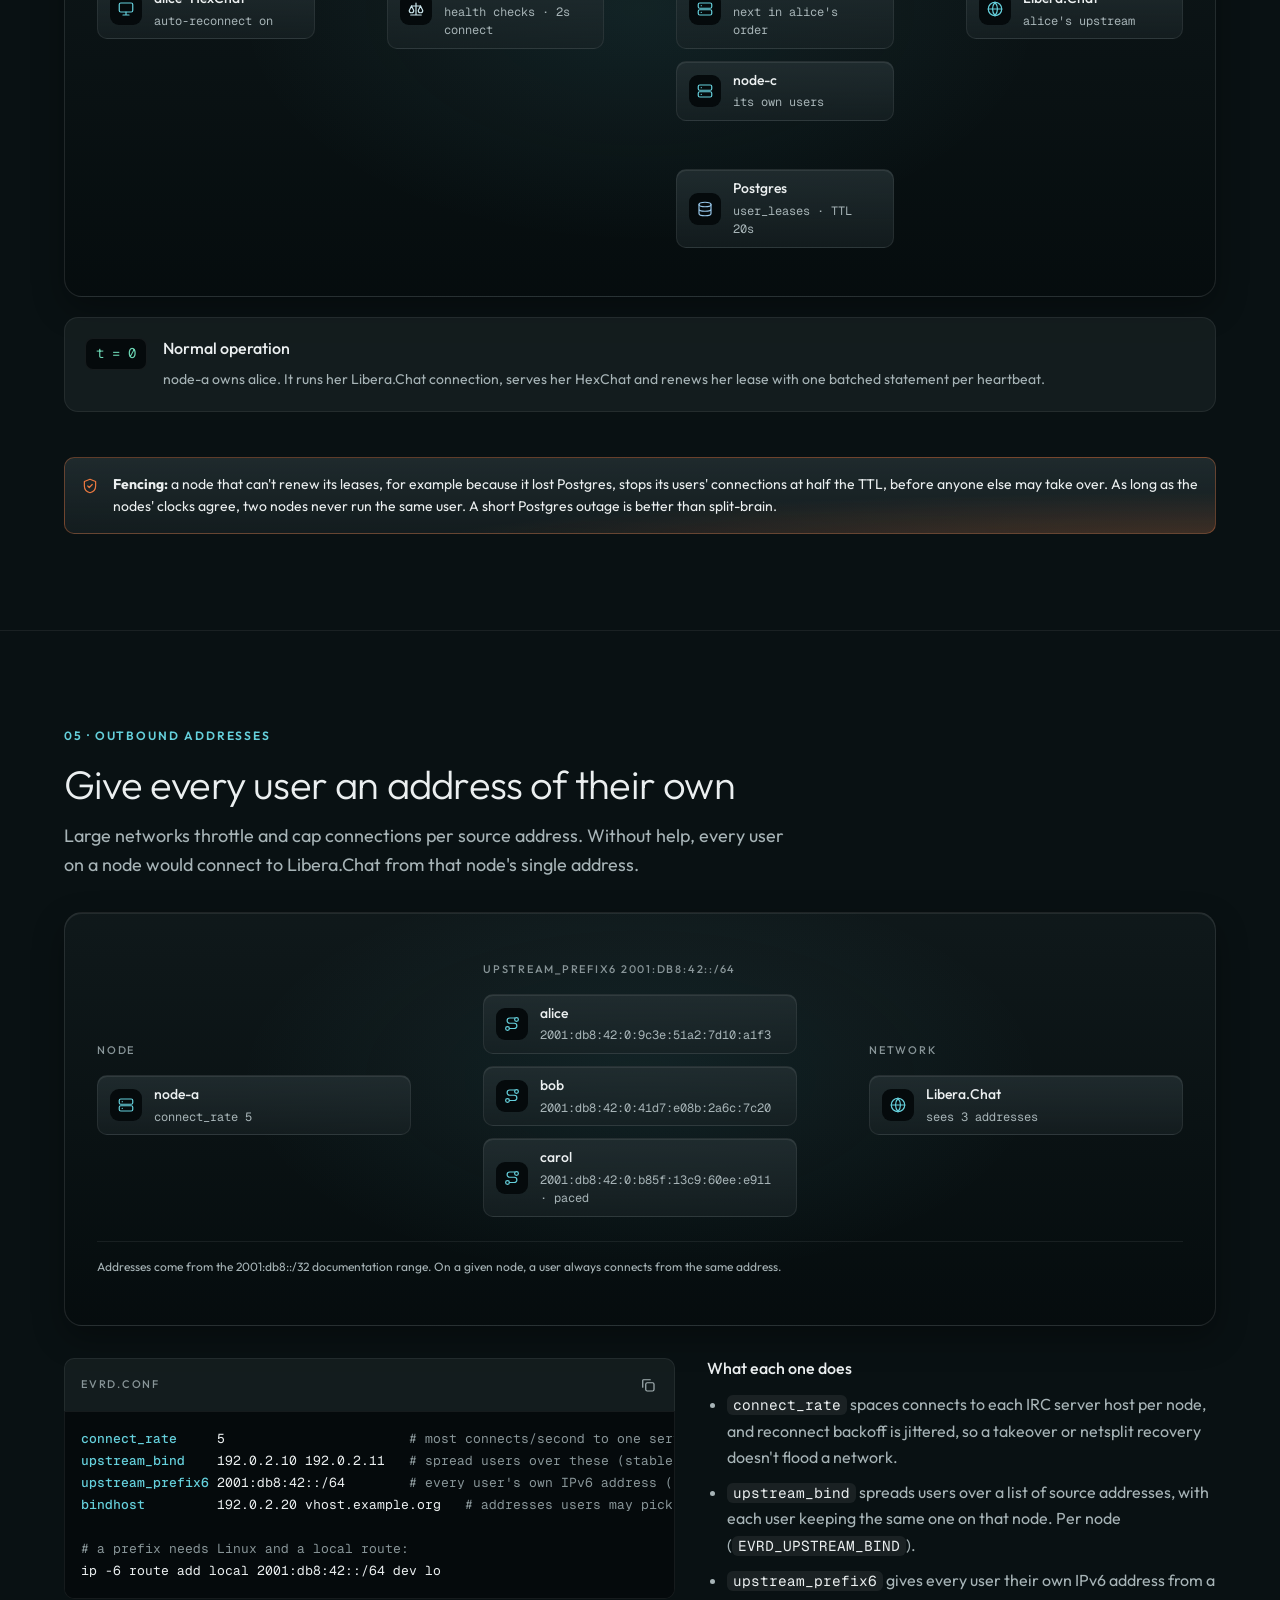
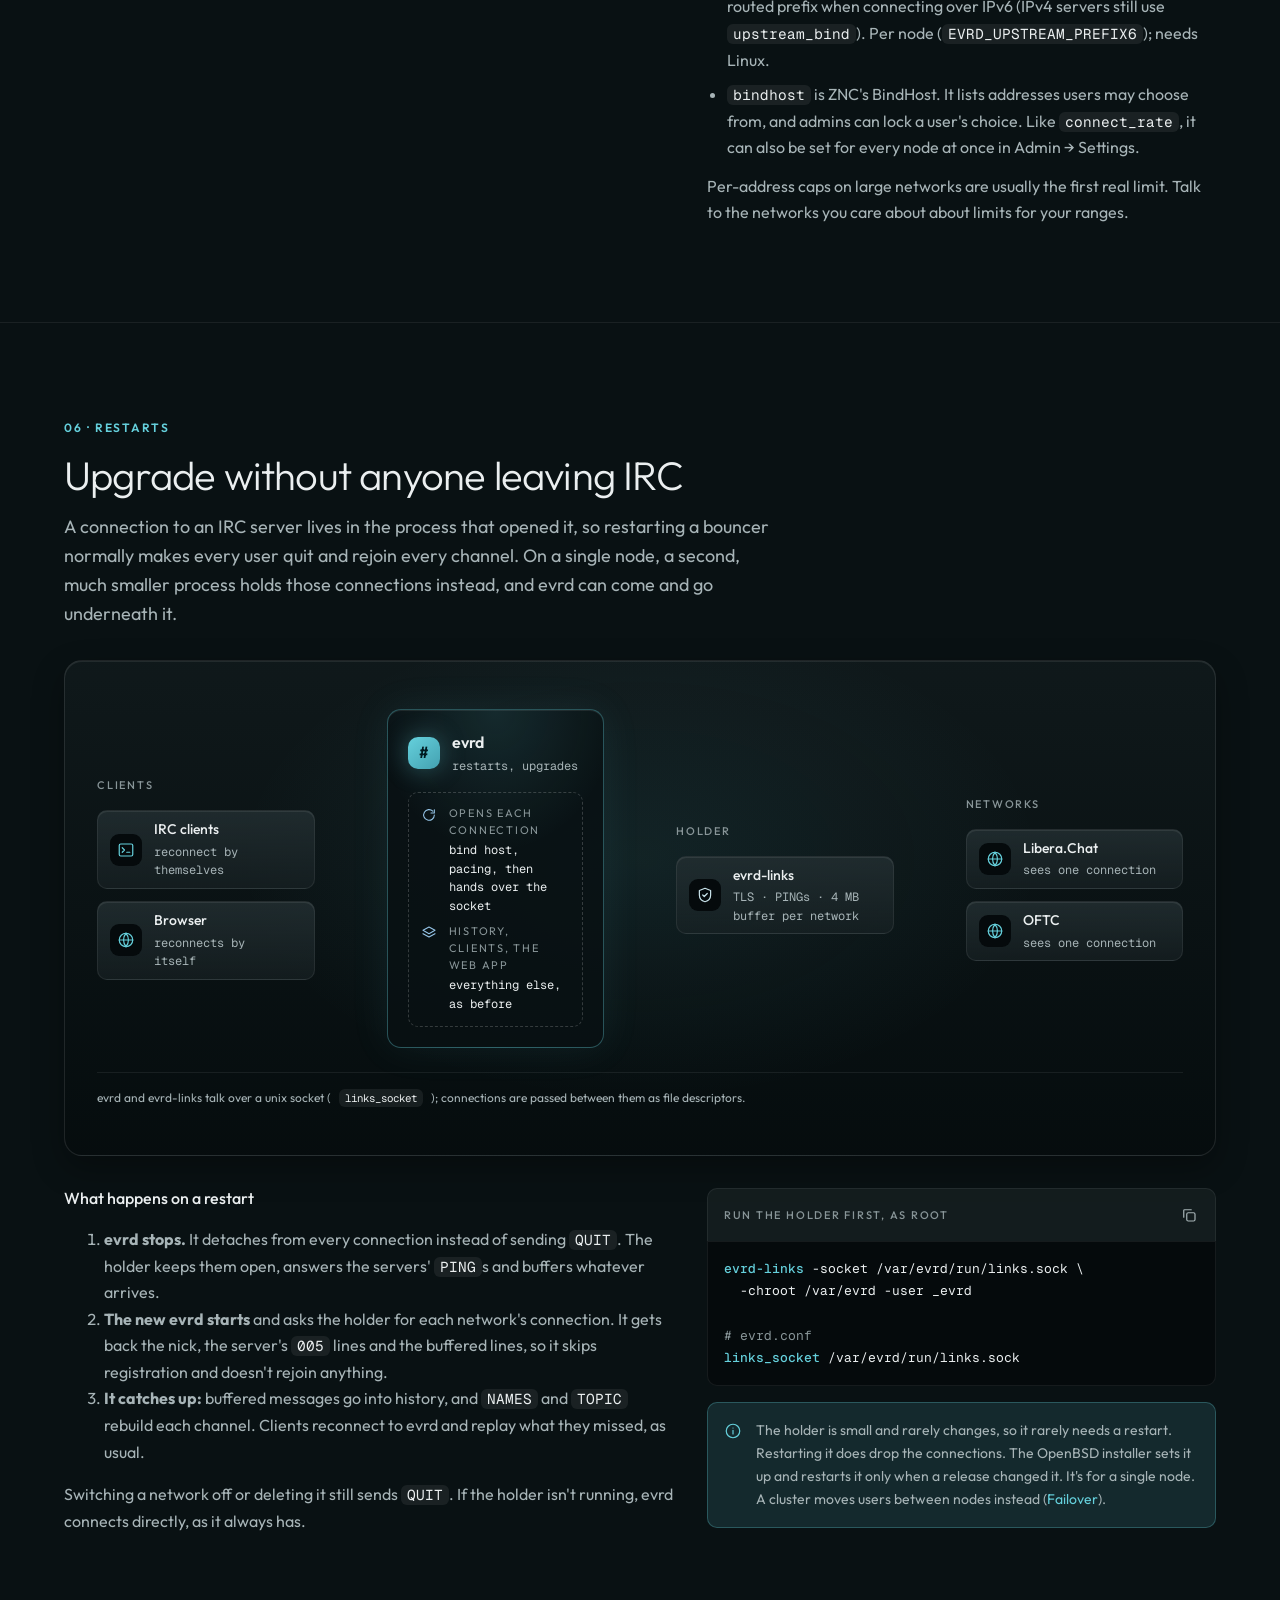
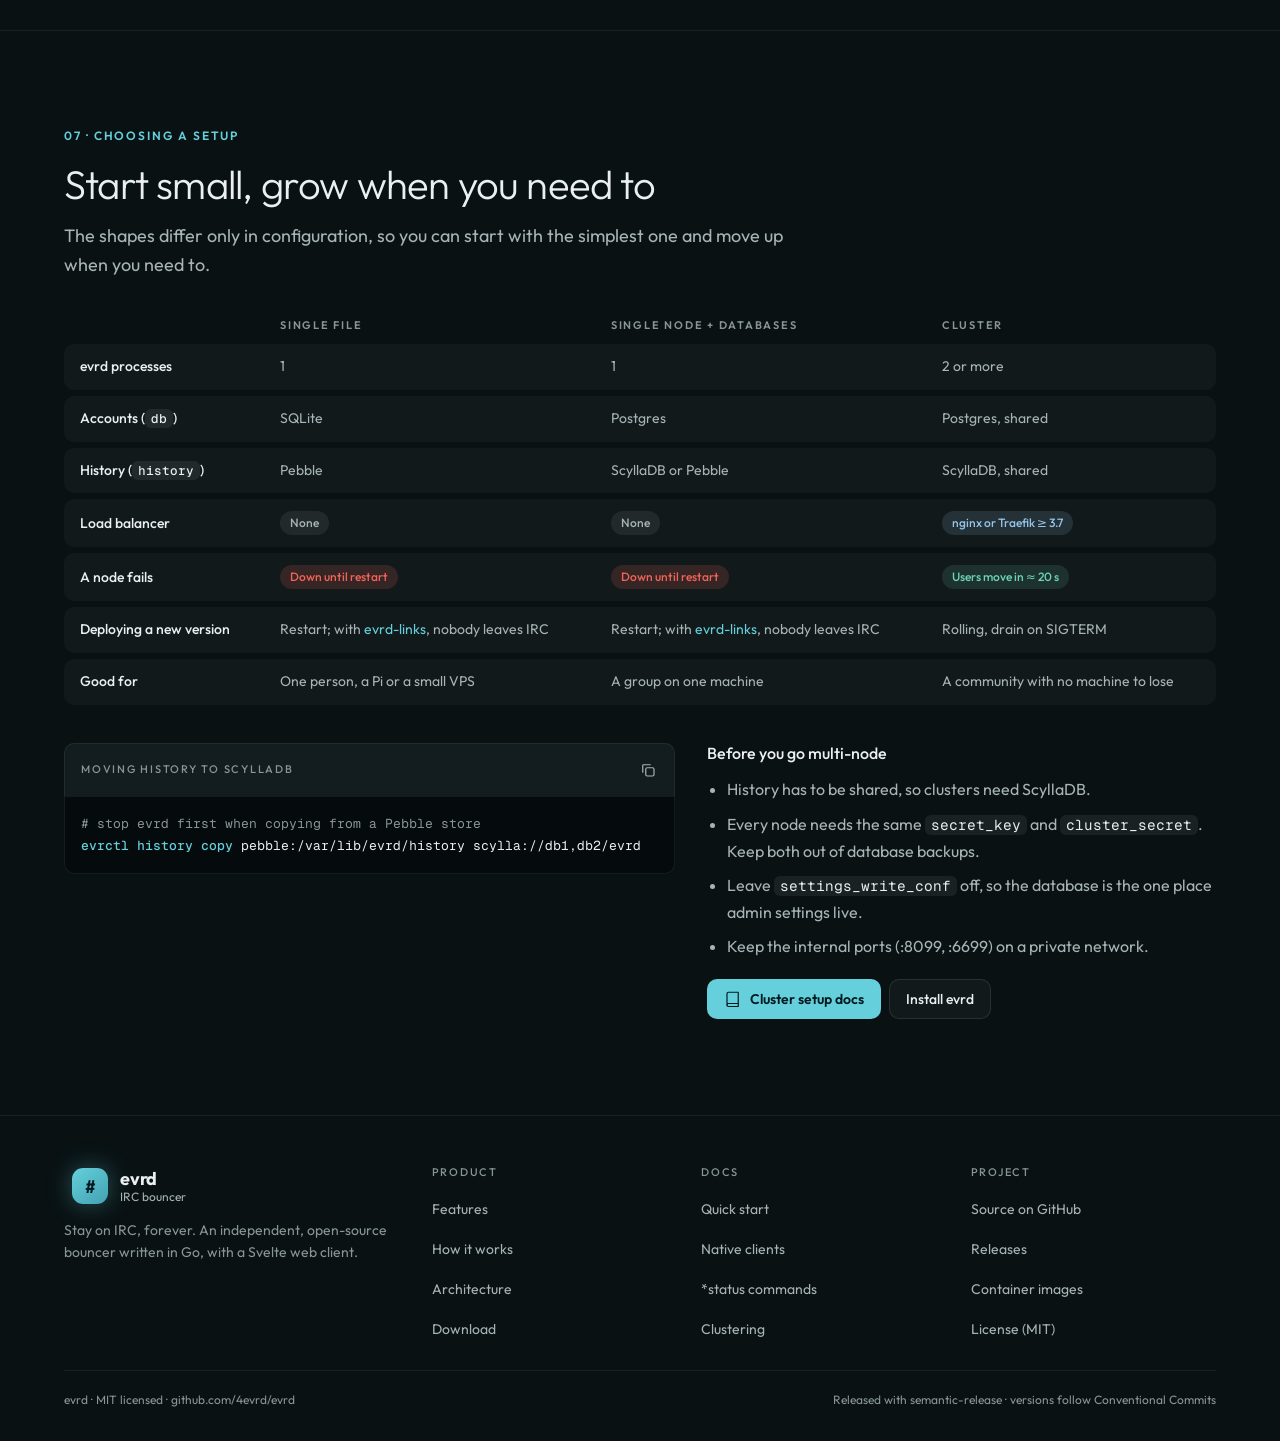
<file: architecture.html>
<!doctype html>
<html lang="en">
<head>
<meta charset="utf-8">
<meta name="viewport" content="width=device-width, initial-scale=1">
<title>Architecture · evrd</title>
<meta name="description" content="How evrd is built and the three ways to deploy it: a single file, a single node with Postgres and ScyllaDB, or a cluster behind a load balancer.">
<link rel="icon" href="assets/logo.svg" type="image/svg+xml">
<meta property="og:type" content="website">
<meta property="og:title" content="Architecture · evrd">
<meta property="og:description" content="How evrd is built and the three ways to deploy it: a single file, a single node with Postgres and ScyllaDB, or a cluster behind a load balancer.">
<meta property="og:image" content="assets/og-overview.png">
<meta name="twitter:card" content="summary_large_image">
<meta name="theme-color" content="#0f1a1e">
<link rel="preconnect" href="https://fonts.googleapis.com">
<link rel="preconnect" href="https://fonts.gstatic.com" crossorigin>
<link rel="stylesheet" href="https://fonts.googleapis.com/css2?family=Outfit:wght@300;400;500;600&family=Geist+Mono:wght@400;500;700&display=swap">
<link rel="stylesheet" href="assets/evrd.css">
<link rel="stylesheet" href="assets/site.css">
</head>
<body class="site" data-page="architecture">
<main id="main">

  <section class="page-hero" aria-labelledby="arch-h" style="padding-bottom:var(--s5)">
    <div class="wrap enter">
      <span class="eyebrow">Architecture</span>
      <h1 id="arch-h">How evrd fits together</h1>
      <p class="lead">One Go process holds your IRC connections and serves your clients. Run it on its own with a file on disk, next to Postgres and ScyllaDB, or as a cluster of nodes that share the work and take over when one fails.</p>
      <div class="tele-row"><span>shapes <b>3</b></span><span>failover <b>cluster_lease 20s</b></span><span>source <b>docs/scaling.md</b></span></div>
      <svg class="ribbon" aria-hidden="true"></svg>
    </div>
  </section>

  <nav class="arch-nav" aria-label="On this page">
    <div class="wrap">
      <a href="#components"><span class="n">01</span>Components</a>
      <a href="#deploy"><span class="n">02</span>Deployment shapes</a>
      <a href="#routing"><span class="n">03</span>Request routing</a>
      <a href="#failover"><span class="n">04</span>Failover</a>
      <a href="#outbound"><span class="n">05</span>Outbound addresses</a>
      <a href="#restarts"><span class="n">06</span>Restarts</a>
      <a href="#choose"><span class="n">07</span>Choosing a setup</a>
    </div>
  </nav>

  <!-- ============================================================ 01 components -->
  <section class="arch-section" id="components" aria-labelledby="comp-h">
    <div class="wrap">
      <div class="arch-intro">
        <span class="eyebrow">01 · Components</span>
        <h2 class="h2-site" id="comp-h">One process, three kinds of storage</h2>
        <p>Native clients attach to the IRC listener, while the web app talks to the HTTP and WebSocket API. Both share the connection to each upstream network. Accounts go to a SQL database, chat history to a separate store, and metrics out over OpenTelemetry.</p>
      </div>

      <div class="dg-stage">
        <div class="diagram" id="dg-components"
             data-links="hexchat>m-client, irssi>m-client, browser>m-api, m-upstream>libera, m-upstream>oftc, m-upstream>hackint:warn, m-store>pg:data, m-history>scy:data, evrd>vm:data">
          <div class="dg-row">
            <div class="dg-col">
              <span class="caps">Clients</span>
              <div class="dg-node" data-node="hexchat" tabindex="0"><span class="ic"><i data-icon="monitor"></i></span><span class="od-field"><span class="nm">HexChat</span><span class="sub">IRC · :6697 TLS</span></span></div>
              <div class="dg-node" data-node="irssi" tabindex="0"><span class="ic"><i data-icon="terminal"></i></span><span class="od-field"><span class="nm">irssi</span><span class="sub">IRC · :6697 TLS</span></span></div>
              <div class="dg-node" data-node="browser" tabindex="0"><span class="ic"><i data-icon="globe"></i></span><span class="od-field"><span class="nm">Web app</span><span class="sub">HTTPS + WebSocket</span></span></div>
            </div>

            <div class="dg-box" data-node="evrd" tabindex="0">
              <div class="dg-box-head"><span class="brand-mark" aria-hidden="true">#</span><span class="od-field"><span class="nm">evrd</span><span class="sub">cmd/evrd · one Go process</span></span></div>
              <div class="dg-mods">
                <div class="dg-mod" data-node="m-client"><span class="nm">client</span><span class="sub">IRC listener, backlog replay</span></div>
                <div class="dg-mod" data-node="m-upstream"><span class="nm">upstream</span><span class="sub">one connection per network</span></div>
                <div class="dg-mod" data-node="m-api"><span class="nm">api</span><span class="sub">HTTP + WebSocket on :8098</span></div>
                <div class="dg-mod" data-node="m-bouncer"><span class="nm">bouncer</span><span class="sub">runs every user's upstreams</span></div>
                <div class="dg-mod" data-node="m-store"><span class="nm">store</span><span class="sub">accounts, sessions, networks</span></div>
                <div class="dg-mod" data-node="m-history"><span class="nm">history</span><span class="sub">messages and channel events</span></div>
              </div>
            </div>

            <div class="dg-col">
              <span class="caps">IRC networks</span>
              <div class="dg-node" data-node="libera" tabindex="0"><span class="ic"><i data-icon="globe"></i></span><span class="od-field"><span class="nm">Libera.Chat</span><span class="sub">SASL PLAIN · +6697</span></span></div>
              <div class="dg-node" data-node="oftc" tabindex="0"><span class="ic"><i data-icon="globe"></i></span><span class="od-field"><span class="nm">OFTC</span><span class="sub">+6697</span></span></div>
              <div class="dg-node" data-node="hackint" tabindex="0"><span class="ic"><i data-icon="refresh"></i></span><span class="od-field"><span class="nm">hackint</span><span class="sub">reconnecting with backoff</span></span></div>
            </div>
          </div>

          <div class="dg-row">
            <div class="dg-under wide">
              <div class="dg-node" data-node="pg" tabindex="0"><span class="ic db"><i data-icon="disk"></i></span><span class="od-field"><span class="nm">Postgres / SQLite</span><span class="sub">db</span></span></div>
              <div class="dg-node" data-node="scy" tabindex="0"><span class="ic db"><i data-icon="layers"></i></span><span class="od-field"><span class="nm">ScyllaDB / Pebble</span><span class="sub">history</span></span></div>
              <div class="dg-node" data-node="vm" tabindex="0"><span class="ic db"><i data-icon="chart"></i></span><span class="od-field"><span class="nm">VictoriaMetrics</span><span class="sub">otel · optional</span></span></div>
            </div>
          </div>
        </div>
        <div class="dg-legend">
          <span><i style="--c:var(--cyan)"></i>Client and network traffic</span>
          <span><i style="--c:var(--nick)"></i>Storage and metrics</span>
          <span><i style="--c:var(--signal)"></i>Reconnecting</span>
          <span>Hover or tab to a box to trace its connections</span>
        </div>
      </div>

      <div class="arch-two">
        <div>
          <h3>Where state lives</h3>
          <div class="table-wrap">
            <table class="compare">
              <thead><tr><th scope="col">State</th><th scope="col">Stored in</th><th scope="col">Shared by nodes?</th></tr></thead>
              <tbody>
                <tr><td>Accounts, sessions, client passwords, networks</td><td>Postgres (or SQLite)</td><td><span class="chip ok">Yes</span> with Postgres; SQLite is one node only</td></tr>
                <tr><td>Chat history</td><td>ScyllaDB (or Pebble)</td><td><span class="chip ok">Yes</span> with ScyllaDB; Pebble is one node only</td></tr>
                <tr><td>Which node owns which user</td><td>Postgres <span class="code">nodes</span>, <span class="code">user_leases</span></td><td><span class="chip ok">Yes</span></td></tr>
                <tr><td>Live connections to IRC networks</td><td>The user's owner node</td><td><span class="chip">Forwarded</span></td></tr>
                <tr><td>Attached IRC clients, web chat sockets</td><td>The user's owner node</td><td><span class="chip">Forwarded</span></td></tr>
              </tbody>
            </table>
          </div>
        </div>
        <div>
          <h3>Why history has its own store</h3>
          <p>Chat history never goes into Postgres. The <span class="code">history</span> directive picks the backend:</p>
          <ul>
            <li><strong>ScyllaDB</strong>, shared by every node. Each buffer gets one partition per month, read newest first. Writes are queued (up to 16k lines), so a slow database doesn't stall IRC.</li>
            <li><strong>Pebble</strong>, an embedded store on local disk, for one evrd process per directory.</li>
          </ul>
          <p style="margin-top:var(--s3)"><span class="code">evrctl history copy &lt;from&gt; &lt;to&gt;</span> copies history between them.</p>
        </div>
      </div>
    </div>
  </section>

  <!-- ============================================================ 02 deployment shapes -->
  <section class="arch-section" id="deploy" aria-labelledby="deploy-h">
    <div class="wrap">
      <div class="arch-intro">
        <span class="eyebrow">02 · Deployment shapes</span>
        <h2 class="h2-site" id="deploy-h">Three ways to run it</h2>
        <p>Every shape uses the same binary. The <span class="code">db</span> and <span class="code">history</span> directives pick the backends. Nodes that share a Postgres share the users between them, and <span class="code">internal_listen</span> (with <span class="code">cluster_secret</span>, <span class="code">internal_url</span>, <span class="code">internal_irc_listen</span> and <span class="code">internal_irc_addr</span>) lets them forward clients to each other.</p>
      </div>

      <div class="tabs shape-tabs" role="tablist" aria-label="Deployment shape" data-hash>
        <button class="tab" role="tab" id="tab-single" aria-controls="shape-single" aria-selected="true" type="button">Single file</button>
        <button class="tab" role="tab" id="tab-node" aria-controls="shape-node" aria-selected="false" type="button">Single node + databases</button>
        <button class="tab" role="tab" id="tab-cluster" aria-controls="shape-cluster" aria-selected="false" type="button">Cluster</button>
      </div>

      <!-- A · single file -->
      <div class="shape-panel" role="tabpanel" id="shape-single" aria-labelledby="tab-single">
        <div class="dg-stage">
          <div class="diagram" data-links="a-irc>a-evrd, a-web>a-nginx, a-nginx>a-evrd, a-evrd>a-libera, a-evrd>a-oftc">
            <div class="dg-row">
              <div class="dg-col">
                <span class="caps">Clients</span>
                <div class="dg-node" data-node="a-irc" tabindex="0"><span class="ic"><i data-icon="terminal"></i></span><span class="od-field"><span class="nm">IRC clients</span><span class="sub">:6697 TLS</span></span></div>
                <div class="dg-node" data-node="a-web" tabindex="0"><span class="ic"><i data-icon="globe"></i></span><span class="od-field"><span class="nm">Browser</span><span class="sub">HTTPS</span></span></div>
              </div>
              <div class="dg-col" style="align-self:end">
                <span class="caps">Web app</span>
                <div class="dg-node" data-node="a-nginx" tabindex="0"><span class="ic lb"><i data-icon="server"></i></span><span class="od-field"><span class="nm">evrd-web</span><span class="sub">nginx · static SPA</span></span></div>
              </div>
              <div class="dg-box" data-node="a-evrd" tabindex="0">
                <div class="dg-box-head"><span class="brand-mark" aria-hidden="true">#</span><span class="od-field"><span class="nm">evrd</span><span class="sub">one process · one disk</span></span></div>
                <div class="dg-files">
                  <span class="row-f"><i data-icon="file" class="i-sm"></i><span class="od-field"><span class="lb">Accounts · SQLite</span><span class="path">/var/lib/evrd/evrd.db</span></span></span>
                  <span class="row-f"><i data-icon="layers" class="i-sm"></i><span class="od-field"><span class="lb">History · Pebble</span><span class="path">/var/lib/evrd/history/</span></span></span>
                </div>
              </div>
              <div class="dg-col">
                <span class="caps">Networks</span>
                <div class="dg-node" data-node="a-libera" tabindex="0"><span class="ic"><i data-icon="globe"></i></span><span class="od-field"><span class="nm">Libera.Chat</span><span class="sub">+6697</span></span></div>
                <div class="dg-node" data-node="a-oftc" tabindex="0"><span class="ic"><i data-icon="globe"></i></span><span class="od-field"><span class="nm">OFTC</span><span class="sub">+6697</span></span></div>
              </div>
            </div>
          </div>
        </div>
        <div class="arch-two">
          <div class="codeblock">
            <div class="cb-head"><span class="caps">evrd.conf</span><button class="copy-btn" type="button" data-copy-from="#cfg-single" aria-label="Copy config" data-label="Copy config"><i data-icon="copy"></i></button></div>
<pre class="snippet" id="cfg-single"><b>listen</b>     ircs://:6697
<b>api</b>        :8098
<b>db</b>         sqlite:/var/lib/evrd/evrd.db
<b>history</b>    pebble:/var/lib/evrd/history
<b>public_url</b> https://bnc.example.org
<b>irc_host</b>   bnc.example.org</pre>
          </div>
          <div class="shape-meta">
            <div class="od-row"><span>Processes</span><span>evrd, evrd-web</span></div>
            <div class="od-row"><span>External services</span><span>none</span></div>
            <div class="od-row"><span>Backup</span><span>/var/lib/evrd</span></div>
            <div class="od-row"><span>Failover</span><span>restart the process</span></div>
            <p class="muted" style="font-size:var(--fs-sm)">Good for a personal bouncer, a Raspberry Pi or a small VPS. Pebble allows one evrd process per directory.</p>
          </div>
        </div>
      </div>

      <!-- B · single node + databases -->
      <div class="shape-panel" role="tabpanel" id="shape-node" aria-labelledby="tab-node" hidden>
        <div class="dg-stage">
          <div class="diagram" data-links="b-irc>b-evrd, b-web>b-nginx, b-nginx>b-evrd, b-evrd>b-libera, b-evrd>b-oftc, b-evrd>b-pg:data, b-evrd>b-scy:data, b-evrd>b-vm:data">
            <div class="dg-row">
              <div class="dg-col">
                <span class="caps">Clients</span>
                <div class="dg-node" data-node="b-irc" tabindex="0"><span class="ic"><i data-icon="terminal"></i></span><span class="od-field"><span class="nm">IRC clients</span><span class="sub">:6697 TLS</span></span></div>
                <div class="dg-node" data-node="b-web" tabindex="0"><span class="ic"><i data-icon="globe"></i></span><span class="od-field"><span class="nm">Browser</span><span class="sub">HTTPS</span></span></div>
              </div>
              <div class="dg-col" style="align-self:end">
                <span class="caps">Web app</span>
                <div class="dg-node" data-node="b-nginx" tabindex="0"><span class="ic lb"><i data-icon="server"></i></span><span class="od-field"><span class="nm">evrd-web</span><span class="sub">proxies /api /auth</span></span></div>
              </div>
              <div class="dg-col">
                <span class="caps">Node</span>
                <div class="dg-node" data-node="b-evrd" tabindex="0"><span class="ic"><i data-icon="server"></i></span><span class="od-field"><span class="nm">evrd</span><span class="sub">:6697 · :8098</span></span></div>
              </div>
              <div class="dg-col">
                <span class="caps">Networks</span>
                <div class="dg-node" data-node="b-libera" tabindex="0"><span class="ic"><i data-icon="globe"></i></span><span class="od-field"><span class="nm">Libera.Chat</span><span class="sub">+6697</span></span></div>
                <div class="dg-node" data-node="b-oftc" tabindex="0"><span class="ic"><i data-icon="globe"></i></span><span class="od-field"><span class="nm">OFTC</span><span class="sub">+6697</span></span></div>
              </div>
            </div>
            <div class="dg-row">
              <div class="dg-spacer" aria-hidden="true"></div>
              <div class="dg-under" style="grid-column:span 3">
                <div class="dg-node" data-node="b-pg" tabindex="0"><span class="ic db"><i data-icon="disk"></i></span><span class="od-field"><span class="nm">Postgres</span><span class="sub">accounts, settings</span></span></div>
                <div class="dg-node" data-node="b-scy" tabindex="0"><span class="ic db"><i data-icon="layers"></i></span><span class="od-field"><span class="nm">ScyllaDB or Pebble</span><span class="sub">chat history</span></span></div>
                <div class="dg-node" data-node="b-vm" tabindex="0"><span class="ic db"><i data-icon="chart"></i></span><span class="od-field"><span class="nm">VictoriaMetrics</span><span class="sub">optional · dashboards</span></span></div>
              </div>
            </div>
          </div>
        </div>
        <div class="arch-two">
          <div class="codeblock">
            <div class="cb-head"><span class="caps">evrd.conf</span><button class="copy-btn" type="button" data-copy-from="#cfg-node" aria-label="Copy config" data-label="Copy config"><i data-icon="copy"></i></button></div>
<pre class="snippet" id="cfg-node"><b>listen</b>        ircs://:6697
<b>api</b>           :8098
<b>db</b>            postgres://evrd:…@postgres:5432/evrd
<b>history</b>       scylla://scylla:9042/evrd
<b>secret_key_file</b> /etc/evrd/secret.key
<b>otel_endpoint</b> http://victoriametrics:8428/opentelemetry/v1/metrics
<b>metrics_url</b>   http://victoriametrics:8428</pre>
          </div>
          <div class="shape-meta">
            <div class="od-row"><span>Processes</span><span>evrd, evrd-web</span></div>
            <div class="od-row"><span>External services</span><span>Postgres, ScyllaDB*</span></div>
            <div class="od-row"><span>Metrics</span><span>VictoriaMetrics, optional</span></div>
            <div class="od-row"><span>Failover</span><span>restart the process</span></div>
            <p class="muted" style="font-size:var(--fs-sm)">Good for hosting a group of people on one machine, with the databases you would later share across a cluster. *Pebble works here too, as long as only one node uses it.</p>
          </div>
        </div>
      </div>

      <!-- C · cluster -->
      <div class="shape-panel" role="tabpanel" id="shape-cluster" aria-labelledby="tab-cluster" hidden>
        <div class="dg-stage">
          <div class="diagram" data-links="c-irc>c-lb, c-web>c-nginx, c-nginx>c-lb, c-lb>c-na, c-lb>c-nb, c-lb>c-nc, c-na>c-libera, c-nb>c-oftc, c-nc>c-libera, c-na>c-nb:int, c-nb>c-nc:int, c-nc>c-pg:data, c-nc>c-scy:data">
            <div class="dg-row">
              <div class="dg-col">
                <span class="caps">Clients</span>
                <div class="dg-node" data-node="c-irc" tabindex="0"><span class="ic"><i data-icon="terminal"></i></span><span class="od-field"><span class="nm">IRC clients</span><span class="sub">:6697 TLS</span></span></div>
                <div class="dg-node" data-node="c-web" tabindex="0"><span class="ic"><i data-icon="globe"></i></span><span class="od-field"><span class="nm">Browser</span><span class="sub">HTTPS</span></span></div>
              </div>
              <div class="dg-col">
                <span class="caps">Front</span>
                <div class="dg-node" data-node="c-lb" tabindex="0"><span class="ic lb"><i data-icon="balance"></i></span><span class="od-field"><span class="nm">Load balancer</span><span class="sub">TCP :6697 · HTTP :8098</span></span></div>
                <div class="dg-node" data-node="c-nginx" tabindex="0"><span class="ic lb"><i data-icon="server"></i></span><span class="od-field"><span class="nm">evrd-web</span><span class="sub">static SPA</span></span></div>
              </div>
              <div class="dg-col">
                <span class="caps">Nodes</span>
                <div class="dg-node" data-node="c-na" tabindex="0"><span class="ic"><i data-icon="server"></i></span><span class="od-field"><span class="nm">node-a</span><span class="sub">owns ⅓ of users</span></span></div>
                <div class="dg-node" data-node="c-nb" tabindex="0"><span class="ic"><i data-icon="server"></i></span><span class="od-field"><span class="nm">node-b</span><span class="sub">owns ⅓ of users</span></span></div>
                <div class="dg-node" data-node="c-nc" tabindex="0"><span class="ic"><i data-icon="server"></i></span><span class="od-field"><span class="nm">node-c</span><span class="sub">owns ⅓ of users</span></span></div>
              </div>
              <div class="dg-col">
                <span class="caps">Networks</span>
                <div class="dg-node" data-node="c-libera" tabindex="0"><span class="ic"><i data-icon="globe"></i></span><span class="od-field"><span class="nm">Libera.Chat</span><span class="sub">+6697</span></span></div>
                <div class="dg-node" data-node="c-oftc" tabindex="0"><span class="ic"><i data-icon="globe"></i></span><span class="od-field"><span class="nm">OFTC</span><span class="sub">+6697</span></span></div>
              </div>
            </div>
            <div class="dg-row">
              <div class="dg-spacer" aria-hidden="true"></div>
              <div class="dg-spacer" aria-hidden="true"></div>
              <div class="dg-under" style="--under-cols:2;grid-column:span 2">
                <div class="dg-node" data-node="c-pg" tabindex="0"><span class="ic db"><i data-icon="disk"></i></span><span class="od-field"><span class="nm">Postgres</span><span class="sub">accounts · leases</span></span></div>
                <div class="dg-node" data-node="c-scy" tabindex="0"><span class="ic db"><i data-icon="layers"></i></span><span class="od-field"><span class="nm">ScyllaDB</span><span class="sub">shared history</span></span></div>
              </div>
            </div>
          </div>
          <div class="dg-legend">
            <span><i style="--c:var(--cyan)"></i>Client and network traffic</span>
            <span><i class="dash" style="--c:var(--ice)"></i>Internal :8099 HTTP / :6699 IRC between nodes</span>
            <span><i style="--c:var(--nick)"></i>Every node reads and writes the shared databases</span>
          </div>
        </div>
        <div class="arch-two">
          <div class="codeblock">
            <div class="cb-head"><span class="caps">every node</span><button class="copy-btn" type="button" data-copy-from="#cfg-cluster" aria-label="Copy config" data-label="Copy config"><i data-icon="copy"></i></button></div>
<pre class="snippet" id="cfg-cluster"><span class="c"># the single-node lines (listen, api, public_url, …), plus:</span>
<b>db</b>                   postgres://…/evrd
<b>history</b>              scylla://db1,db2/evrd   <span class="c"># must be shared</span>
<b>internal_listen</b>      :8099
<b>internal_irc_listen</b>  :6699
<b>cluster_lease</b>        20s
<b>secret_key_file</b>      /etc/evrd/secret.key   <span class="c"># the same key on every node</span>

<span class="c"># per node, in the environment:</span>
<em>EVRD_NODE_ID</em>=node-a
<em>EVRD_INTERNAL_URL</em>=http://evrd-a.internal:8099
<em>EVRD_INTERNAL_IRC_ADDR</em>=evrd-a.internal:6699
<em>EVRD_CLUSTER_SECRET</em>=&lt;same long secret everywhere&gt;</pre>
          </div>
          <div class="shape-meta">
            <div class="od-row"><span>Nodes</span><span>any number, same config</span></div>
            <div class="od-row"><span>Load balancer</span><span>nginx lb.conf · Traefik ≥ 3.7</span></div>
            <div class="od-row"><span>Shared</span><span>Postgres, ScyllaDB, secret_key, cluster_secret</span></div>
            <div class="od-row"><span>Failover</span><span>≈ 20 s (cluster_lease)</span></div>
            <p class="muted" style="font-size:var(--fs-sm)">Good for hosting a community with no single machine to lose. <span class="code">make up-prod</span> runs this shape with two nodes behind nginx (with a local test IRC server). The load balancer needs TCP passthrough for IRC, WebSocket upgrades for HTTP, a short connect timeout and health checks.</p>
          </div>
        </div>
      </div>
    </div>
  </section>

  <!-- ============================================================ 03 routing -->
  <section class="arch-section" id="routing" aria-labelledby="route-h">
    <div class="wrap">
      <div class="arch-intro">
        <span class="eyebrow">03 · Request routing</span>
        <h2 class="h2-site" id="route-h">Any node is a front door</h2>
        <p>In a cluster each user is owned by exactly one node, which runs their networks and serves their clients. A client can land on any node, and that node forwards it to the owner. Nodes need no message bus, only one extra hop.</p>
      </div>

      <div class="stepper" data-stepper data-steps="4">
        <div class="step-bar">
          <div class="step-dots" role="group" aria-label="Routing steps">
            <button class="step-dot" type="button" aria-label="Step 1">1</button>
            <button class="step-dot" type="button" aria-label="Step 2">2</button>
            <button class="step-dot" type="button" aria-label="Step 3">3</button>
            <button class="step-dot" type="button" aria-label="Step 4">4</button>
          </div>
          <div class="od-row">
            <span class="step-count" aria-live="polite"></span>
            <button class="btn btn-sm" type="button" data-prev aria-label="Previous step"><i data-icon="chevronLeft" class="i-sm"></i></button>
            <button class="btn btn-sm" type="button" data-next aria-label="Next step"><i data-icon="chevron" class="i-sm"></i></button>
            <button class="btn btn-sm btn-primary" type="button" data-play aria-pressed="false"><i data-icon="play" class="i-sm"></i>Play</button>
          </div>
        </div>

        <div class="dg-stage">
          <div class="diagram"
               data-links-0="r-client>r-lb"
               data-links-1="r-client>r-lb, r-lb>r-nb"
               data-links-2="r-client>r-lb, r-lb>r-nb, r-nb>r-pg:data"
               data-links-3="r-client>r-lb, r-lb>r-nb, r-nb>r-na:int, r-na>r-libera">
            <div class="dg-row">
              <div class="dg-col">
                <span class="caps">Client</span>
                <div class="dg-node" data-node="r-client" tabindex="0" data-states="live,live,live,connected"><span class="ic"><i data-icon="monitor"></i></span><span class="od-field"><span class="nm">alice · HexChat</span><span class="sub">PASS alice/libera:…</span></span><span class="st-chip" hidden></span></div>
              </div>
              <div class="dg-col">
                <span class="caps">L4 balancer</span>
                <div class="dg-node" data-node="r-lb" tabindex="0"><span class="ic lb"><i data-icon="balance"></i></span><span class="od-field"><span class="nm">Load balancer</span><span class="sub">round-robin · TCP</span></span></div>
              </div>
              <div class="dg-col">
                <span class="caps">Nodes</span>
                <div class="dg-node" data-node="r-na" tabindex="0" data-states="idle,idle,idle,owner"><span class="ic"><i data-icon="server"></i></span><span class="od-field"><span class="nm">node-a</span><span class="sub">owns alice</span></span><span class="st-chip" hidden></span></div>
                <div class="dg-node" data-node="r-nb" tabindex="0" data-states="idle,front,lookup,front"><span class="ic"><i data-icon="server"></i></span><span class="od-field"><span class="nm">node-b</span><span class="sub">picked by the balancer</span></span><span class="st-chip" hidden></span></div>
              </div>
              <div class="dg-col">
                <span class="caps">Network</span>
                <div class="dg-node" data-node="r-libera" tabindex="0" data-states="connected"><span class="ic"><i data-icon="globe"></i></span><span class="od-field"><span class="nm">Libera.Chat</span><span class="sub">alice's upstream</span></span><span class="st-chip" hidden></span></div>
              </div>
            </div>
            <div class="dg-row">
              <div class="dg-spacer" aria-hidden="true"></div>
              <div class="dg-spacer" aria-hidden="true"></div>
              <div class="dg-col">
                <div class="dg-node" data-node="r-pg" tabindex="0" data-states="idle,idle,lookup,idle"><span class="ic db"><i data-icon="disk"></i></span><span class="od-field"><span class="nm">Postgres</span><span class="sub">nodes · user_leases</span></span><span class="st-chip" hidden></span></div>
              </div>
              <div class="dg-spacer" aria-hidden="true"></div>
            </div>
          </div>
        </div>

        <div class="step-caps" aria-live="polite">
          <div class="step-cap" data-cap="0"><span class="t">TCP :6697</span><div><h3>The client connects to the balancer</h3><p>The balancer passes IRC through as plain TCP, so TLS on 6697 terminates at evrd. It can't route by user, because IRC only reveals the username in <span class="code">PASS</span> once the connection is already open.</p></div></div>
          <div class="step-cap" data-cap="1" hidden><span class="t">any node</span><div><h3>Any node answers</h3><p>node-b accepts the connection, answers <span class="code">CAP</span> and reads the registration: <span class="code">PASS</span>, <span class="code">NICK</span> and <span class="code">USER</span>.</p></div></div>
          <div class="step-cap" data-cap="2" hidden><span class="t">rendezvous</span><div><h3>Find the owner</h3><p>node-b looks up who holds alice's lease in Postgres. Which node gets a lease is decided by rendezvous-hashing the user ID over the live nodes, so every node agrees, and when a node joins or leaves only about 1/N of users move.</p></div></div>
          <div class="step-cap ok" data-cap="3" hidden><span class="t">EVRD-PROXY</span><div><h3>Splice to the owner</h3><p>node-b connects to node-a's internal IRC port, sends <span class="code">EVRD-PROXY &lt;secret&gt; &lt;client ip&gt; &lt;caps&gt;</span>, replays the registration and any bytes already received, then splices the two sockets. node-a authenticates alice as usual. The web app works the same way: alice's API requests and her chat WebSocket are reverse-proxied to node-a's internal HTTP port. Only signing in, the public config and the admin pages about everyone are served wherever they land.</p></div></div>
        </div>
      </div>
    </div>
  </section>

  <!-- ============================================================ 04 failover -->
  <section class="arch-section" id="failover" aria-labelledby="fail-h">
    <div class="wrap">
      <div class="arch-intro">
        <span class="eyebrow">04 · Failover</span>
        <h2 class="h2-site" id="fail-h">When a node goes away</h2>
        <p>Ownership is a lease in Postgres. Nodes heartbeat every 5 s and count as live if they beat within 15 s. Leases last 20 s. Step through a crash, or switch to a rolling deploy, where the node drains on SIGTERM instead.</p>
      </div>

      <div class="stepper" data-stepper data-steps="4" data-mode="crash">
        <div class="step-bar">
          <div class="od-row" style="--od-gap:12px;flex-wrap:wrap">
            <div class="tabs mode-switch" role="group" aria-label="Failure type">
              <button class="tab" type="button" data-mode-btn="crash" aria-pressed="true">Node crashes</button>
              <button class="tab" type="button" data-mode-btn="drain" aria-pressed="false">Rolling deploy</button>
            </div>
            <div class="step-dots" role="group" aria-label="Failover steps">
              <button class="step-dot" type="button" aria-label="Step 1">1</button>
              <button class="step-dot" type="button" aria-label="Step 2">2</button>
              <button class="step-dot" type="button" aria-label="Step 3">3</button>
              <button class="step-dot" type="button" aria-label="Step 4">4</button>
            </div>
          </div>
          <div class="od-row">
            <span class="step-count" aria-live="polite"></span>
            <button class="btn btn-sm" type="button" data-prev aria-label="Previous step"><i data-icon="chevronLeft" class="i-sm"></i></button>
            <button class="btn btn-sm" type="button" data-next aria-label="Next step"><i data-icon="chevron" class="i-sm"></i></button>
            <button class="btn btn-sm btn-primary" type="button" data-play aria-pressed="false"><i data-icon="play" class="i-sm"></i>Play</button>
          </div>
        </div>

        <div class="dg-stage">
          <div class="diagram"
               data-links-0="f-client>f-lb, f-lb>f-na, f-na>f-libera, f-na>f-pg:data"
               data-links-crash-1="f-client>f-lb:bad, f-lb>f-na:bad, f-na>f-libera:bad"
               data-links-drain-1="f-client>f-lb:warn, f-lb>f-na:warn, f-na>f-libera:warn, f-na>f-pg:data"
               data-links-2="f-nb>f-pg:data, f-nb>f-libera:warn"
               data-links-3="f-client>f-lb, f-lb>f-nb, f-nb>f-libera, f-nb>f-pg:data">
            <div class="dg-row">
              <div class="dg-col">
                <span class="caps">Client</span>
                <div class="dg-node" data-node="f-client" tabindex="0" data-states="connected,reconnect,reconnect,connected"><span class="ic"><i data-icon="monitor"></i></span><span class="od-field"><span class="nm">alice · HexChat</span><span class="sub">auto-reconnect on</span></span><span class="st-chip" hidden></span></div>
              </div>
              <div class="dg-col">
                <span class="caps">Balancer</span>
                <div class="dg-node" data-node="f-lb" tabindex="0"><span class="ic lb"><i data-icon="balance"></i></span><span class="od-field"><span class="nm">Load balancer</span><span class="sub">health checks · 2s connect</span></span></div>
              </div>
              <div class="dg-col">
                <span class="caps">Nodes</span>
                <div class="dg-node" data-node="f-na" tabindex="0" data-states="owner,down,down,down" data-states-drain="owner,drain,idle,idle"><span class="ic"><i data-icon="server"></i></span><span class="od-field"><span class="nm">node-a</span><span class="sub">epoch 7</span></span><span class="st-chip" hidden></span></div>
                <div class="dg-node" data-node="f-nb" tabindex="0" data-states="idle,idle,taking,owner"><span class="ic"><i data-icon="server"></i></span><span class="od-field"><span class="nm">node-b</span><span class="sub">next in alice's order</span></span><span class="st-chip" hidden></span></div>
                <div class="dg-node" data-node="f-nc" tabindex="0" data-states="idle"><span class="ic"><i data-icon="server"></i></span><span class="od-field"><span class="nm">node-c</span><span class="sub">its own users</span></span><span class="st-chip" hidden></span></div>
              </div>
              <div class="dg-col">
                <span class="caps">Network</span>
                <div class="dg-node" data-node="f-libera" tabindex="0" data-states="connected,retry,reconnect,connected"><span class="ic"><i data-icon="globe"></i></span><span class="od-field"><span class="nm">Libera.Chat</span><span class="sub">alice's upstream</span></span><span class="st-chip" hidden></span></div>
              </div>
            </div>
            <div class="dg-row">
              <div class="dg-spacer" aria-hidden="true"></div>
              <div class="dg-spacer" aria-hidden="true"></div>
              <div class="dg-col">
                <div class="dg-node" data-node="f-pg" tabindex="0" data-states="live,live,lookup,live"><span class="ic db"><i data-icon="disk"></i></span><span class="od-field"><span class="nm">Postgres</span><span class="sub">user_leases · TTL 20s</span></span><span class="st-chip" hidden></span></div>
              </div>
              <div class="dg-spacer" aria-hidden="true"></div>
            </div>
          </div>
        </div>

        <div class="step-caps" aria-live="polite">
          <div class="step-cap ok" data-cap="0"><span class="t">t = 0</span><div><h3>Normal operation</h3><p>node-a owns alice. It runs her Libera.Chat connection, serves her HexChat and renews her lease with one batched statement per heartbeat.</p></div></div>

          <div class="step-cap bad" data-cap="1" data-mode="crash" hidden><span class="t">t = 0 s</span><div><h3>node-a dies</h3><p>Alice's upstream connection and her client connection drop with it. The balancer's short connect timeout and health checks (passive in nginx, active in Traefik) take node-a out of rotation, so new connections don't wait a minute on a dead node.</p></div></div>
          <div class="step-cap warn" data-cap="1" data-mode="drain" hidden><span class="t">SIGTERM</span><div><h3>node-a drains</h3><p>On SIGTERM a node stops its users' connections and releases their leases straight away, instead of letting them run out.</p></div></div>

          <div class="step-cap warn" data-cap="2" data-mode="crash" hidden><span class="t">t ≈ 15–25 s</span><div><h3>The lease expires, node-b takes over</h3><p>node-a renewed alice's lease every 5 s, so it runs out 15–20 s after the crash. On its next tick after that, the next node in her rendezvous order acquires it with a conditional update and bumps the <span class="code">epoch</span>. A node that has let her go answers anything still forwarded to it with “moving, try again”, and the retry lands on node-b.</p></div></div>
          <div class="step-cap warn" data-cap="2" data-mode="drain" hidden><span class="t">t ≤ 5 s</span><div><h3>The next tick picks her up</h3><p>node-a released the lease and left the live set as it shut down, so node-b acquires alice on its next tick, within 5 s, without waiting for anything to expire, and starts reconnecting her networks at the paced <span class="code">connect_rate</span>.</p></div></div>

          <div class="step-cap ok" data-cap="3" data-mode="crash" hidden><span class="t">≈ 19 s</span><div><h3>Back online on node-b</h3><p>On the dev stack, after a <span class="code">docker kill</span> of a node, a user's network was connected again on the other node 19 s later. Alice's client reconnects through any node and lands on the new owner. Networks see a disconnect and a reconnect, because a TCP connection to an IRC server can't move between machines.</p></div></div>
          <div class="step-cap ok" data-cap="3" data-mode="drain" hidden><span class="t">deployed</span><div><h3>node-a comes back empty</h3><p>node-b now owns alice. Once the new node-a has been up 10 s, gradual rebalancing hands its share of users back, at most 50 per tick from each node.</p></div></div>
        </div>

        <div class="callout warn"><i data-icon="shield"></i><p><strong>Fencing:</strong> a node that can't renew its leases, for example because it lost Postgres, stops its users' connections at half the TTL, before anyone else may take over. As long as the nodes' clocks agree, two nodes never run the same user. A short Postgres outage is better than split-brain.</p></div>
      </div>
    </div>
  </section>

  <!-- ============================================================ 05 outbound -->
  <section class="arch-section" id="outbound" aria-labelledby="out-h">
    <div class="wrap">
      <div class="arch-intro">
        <span class="eyebrow">05 · Outbound addresses</span>
        <h2 class="h2-site" id="out-h">Give every user an address of their own</h2>
        <p>Large networks throttle and cap connections per source address. Without help, every user on a node would connect to Libera.Chat from that node's single address.</p>
      </div>

      <div class="dg-stage">
        <div class="diagram" data-links="o-node>o-a1, o-node>o-a2, o-node>o-a3, o-a1>o-libera, o-a2>o-libera, o-a3>o-libera:warn">
          <div class="dg-row">
            <div class="dg-col">
              <span class="caps">Node</span>
              <div class="dg-node" data-node="o-node" tabindex="0"><span class="ic"><i data-icon="server"></i></span><span class="od-field"><span class="nm">node-a</span><span class="sub">connect_rate 5</span></span></div>
            </div>
            <div class="dg-col">
              <span class="caps">upstream_prefix6 2001:db8:42::/64</span>
              <div class="dg-node" data-node="o-a1" tabindex="0"><span class="ic"><i data-icon="route"></i></span><span class="od-field"><span class="nm">alice</span><span class="sub">2001:db8:42:0:9c3e:51a2:7d10:a1f3</span></span></div>
              <div class="dg-node" data-node="o-a2" tabindex="0"><span class="ic"><i data-icon="route"></i></span><span class="od-field"><span class="nm">bob</span><span class="sub">2001:db8:42:0:41d7:e08b:2a6c:7c20</span></span></div>
              <div class="dg-node" data-node="o-a3" tabindex="0"><span class="ic"><i data-icon="route"></i></span><span class="od-field"><span class="nm">carol</span><span class="sub">2001:db8:42:0:b85f:13c9:60ee:e911 · paced</span></span></div>
            </div>
            <div class="dg-col">
              <span class="caps">Network</span>
              <div class="dg-node" data-node="o-libera" tabindex="0"><span class="ic"><i data-icon="globe"></i></span><span class="od-field"><span class="nm">Libera.Chat</span><span class="sub">sees 3 addresses</span></span></div>
            </div>
          </div>
        </div>
        <div class="dg-legend"><span>Addresses come from the 2001:db8::/32 documentation range. On a given node, a user always connects from the same address.</span></div>
      </div>

      <div class="arch-two">
        <div class="codeblock">
          <div class="cb-head"><span class="caps">evrd.conf</span><button class="copy-btn" type="button" data-copy-from="#cfg-out" aria-label="Copy config" data-label="Copy config"><i data-icon="copy"></i></button></div>
<pre class="snippet" id="cfg-out"><b>connect_rate</b>     5                       <span class="c"># most connects/second to one server, per node</span>
<b>upstream_bind</b>    192.0.2.10 192.0.2.11   <span class="c"># spread users over these (stable per user)</span>
<b>upstream_prefix6</b> 2001:db8:42::/64        <span class="c"># every user's own IPv6 address (IPv6 servers)</span>
<b>bindhost</b>         192.0.2.20 vhost.example.org   <span class="c"># addresses users may pick</span>

<span class="c"># a prefix needs Linux and a local route:</span>
ip -6 route add local 2001:db8:42::/64 dev lo</pre>
        </div>
        <div>
          <h3>What each one does</h3>
          <ul>
            <li><span class="code">connect_rate</span> spaces connects to each IRC server host per node, and reconnect backoff is jittered, so a takeover or netsplit recovery doesn't flood a network.</li>
            <li><span class="code">upstream_bind</span> spreads users over a list of source addresses, with each user keeping the same one on that node. Per node (<span class="code">EVRD_UPSTREAM_BIND</span>).</li>
            <li><span class="code">upstream_prefix6</span> gives every user their own IPv6 address from a routed prefix when connecting over IPv6 (IPv4 servers still use <span class="code">upstream_bind</span>). Per node (<span class="code">EVRD_UPSTREAM_PREFIX6</span>); needs Linux.</li>
            <li><span class="code">bindhost</span> is ZNC's BindHost. It lists addresses users may choose from, and admins can lock a user's choice. Like <span class="code">connect_rate</span>, it can also be set for every node at once in Admin → Settings.</li>
          </ul>
          <p style="margin-top:var(--s3)">Per-address caps on large networks are usually the first real limit. Talk to the networks you care about about limits for your ranges.</p>
        </div>
      </div>
    </div>
  </section>

  <!-- ============================================================ 06 restarts -->
  <section class="arch-section" id="restarts" aria-labelledby="hold-h">
    <div class="wrap">
      <div class="arch-intro">
        <span class="eyebrow">06 · Restarts</span>
        <h2 class="h2-site" id="hold-h">Upgrade without anyone leaving IRC</h2>
        <p>A connection to an IRC server lives in the process that opened it, so restarting a bouncer normally makes every user quit and rejoin every channel. On a single node, a second, much smaller process holds those connections instead, and evrd can come and go underneath it.</p>
      </div>

      <div class="dg-stage">
        <div class="diagram" data-links="h-irc>h-evrd, h-web>h-evrd, h-evrd>h-links, h-links>h-libera, h-links>h-oftc">
          <div class="dg-row">
            <div class="dg-col">
              <span class="caps">Clients</span>
              <div class="dg-node" data-node="h-irc" tabindex="0"><span class="ic"><i data-icon="terminal"></i></span><span class="od-field"><span class="nm">IRC clients</span><span class="sub">reconnect by themselves</span></span></div>
              <div class="dg-node" data-node="h-web" tabindex="0"><span class="ic"><i data-icon="globe"></i></span><span class="od-field"><span class="nm">Browser</span><span class="sub">reconnects by itself</span></span></div>
            </div>
            <div class="dg-box" data-node="h-evrd" tabindex="0">
              <div class="dg-box-head"><span class="brand-mark" aria-hidden="true">#</span><span class="od-field"><span class="nm">evrd</span><span class="sub">restarts, upgrades</span></span></div>
              <div class="dg-files">
                <span class="row-f"><i data-icon="refresh" class="i-sm"></i><span class="od-field"><span class="lb">Opens each connection</span><span class="path">bind host, pacing, then hands over the socket</span></span></span>
                <span class="row-f"><i data-icon="layers" class="i-sm"></i><span class="od-field"><span class="lb">History, clients, the web app</span><span class="path">everything else, as before</span></span></span>
              </div>
            </div>
            <div class="dg-col">
              <span class="caps">Holder</span>
              <div class="dg-node" data-node="h-links" tabindex="0"><span class="ic lb"><i data-icon="shield"></i></span><span class="od-field"><span class="nm">evrd-links</span><span class="sub">TLS · PINGs · 4 MB buffer per network</span></span></div>
            </div>
            <div class="dg-col">
              <span class="caps">Networks</span>
              <div class="dg-node" data-node="h-libera" tabindex="0"><span class="ic"><i data-icon="globe"></i></span><span class="od-field"><span class="nm">Libera.Chat</span><span class="sub">sees one connection</span></span></div>
              <div class="dg-node" data-node="h-oftc" tabindex="0"><span class="ic"><i data-icon="globe"></i></span><span class="od-field"><span class="nm">OFTC</span><span class="sub">sees one connection</span></span></div>
            </div>
          </div>
        </div>
        <div class="dg-legend"><span>evrd and evrd-links talk over a unix socket (<span class="code">links_socket</span>); connections are passed between them as file descriptors.</span></div>
      </div>

      <div class="arch-two">
        <div>
          <h3>What happens on a restart</h3>
          <ol>
            <li><strong>evrd stops.</strong> It detaches from every connection instead of sending <span class="code">QUIT</span>. The holder keeps them open, answers the servers' <span class="code">PING</span>s and buffers whatever arrives.</li>
            <li><strong>The new evrd starts</strong> and asks the holder for each network's connection. It gets back the nick, the server's <span class="code">005</span> lines and the buffered lines, so it skips registration and doesn't rejoin anything.</li>
            <li><strong>It catches up:</strong> buffered messages go into history, and <span class="code">NAMES</span> and <span class="code">TOPIC</span> rebuild each channel. Clients reconnect to evrd and replay what they missed, as usual.</li>
          </ol>
          <p style="margin-top:var(--s3)">Switching a network off or deleting it still sends <span class="code">QUIT</span>. If the holder isn't running, evrd connects directly, as it always has.</p>
        </div>
        <div>
          <div class="codeblock">
            <div class="cb-head"><span class="caps">run the holder first, as root</span><button class="copy-btn" type="button" data-copy-from="#cfg-hold" aria-label="Copy commands" data-label="Copy commands"><i data-icon="copy"></i></button></div>
<pre class="snippet" id="cfg-hold"><b>evrd-links</b> -socket /var/evrd/run/links.sock \
  -chroot /var/evrd -user _evrd

<span class="c"># evrd.conf</span>
<b>links_socket</b> /var/evrd/run/links.sock</pre>
          </div>
          <div class="callout" style="margin-top:var(--s4)"><i data-icon="info"></i><p>The holder is small and rarely changes, so it rarely needs a restart. Restarting it does drop the connections. The OpenBSD installer sets it up and restarts it only when a release changed it. It's for a single node. A cluster moves users between nodes instead (<a href="#failover">Failover</a>).</p></div>
        </div>
      </div>
    </div>
  </section>

  <!-- ============================================================ 07 choosing -->
  <section class="arch-section" id="choose" aria-labelledby="choose-h">
    <div class="wrap">
      <div class="arch-intro">
        <span class="eyebrow">07 · Choosing a setup</span>
        <h2 class="h2-site" id="choose-h">Start small, grow when you need to</h2>
        <p>The shapes differ only in configuration, so you can start with the simplest one and move up when you need to.</p>
      </div>

      <div class="table-wrap">
        <table class="compare">
          <thead><tr><th scope="col"></th><th scope="col">Single file</th><th scope="col">Single node + databases</th><th scope="col">Cluster</th></tr></thead>
          <tbody>
            <tr><td>evrd processes</td><td>1</td><td>1</td><td>2 or more</td></tr>
            <tr><td>Accounts (<span class="code">db</span>)</td><td>SQLite</td><td>Postgres</td><td>Postgres, shared</td></tr>
            <tr><td>History (<span class="code">history</span>)</td><td>Pebble</td><td>ScyllaDB or Pebble</td><td>ScyllaDB, shared</td></tr>
            <tr><td>Load balancer</td><td><span class="chip">None</span></td><td><span class="chip">None</span></td><td><span class="chip nick">nginx or Traefik ≥ 3.7</span></td></tr>
            <tr><td>A node fails</td><td><span class="chip bad">Down until restart</span></td><td><span class="chip bad">Down until restart</span></td><td><span class="chip ok">Users move in ≈ 20 s</span></td></tr>
            <tr><td>Deploying a new version</td><td>Restart; with <a href="#restarts">evrd-links</a>, nobody leaves IRC</td><td>Restart; with <a href="#restarts">evrd-links</a>, nobody leaves IRC</td><td>Rolling, drain on SIGTERM</td></tr>
            <tr><td>Good for</td><td>One person, a Pi or a small VPS</td><td>A group on one machine</td><td>A community with no machine to lose</td></tr>
          </tbody>
        </table>
      </div>

      <div class="arch-two">
        <div class="codeblock">
          <div class="cb-head"><span class="caps">moving history to ScyllaDB</span><button class="copy-btn" type="button" data-copy="evrctl history copy pebble:/var/lib/evrd/history scylla://db1,db2/evrd" aria-label="Copy command" data-label="Copy command"><i data-icon="copy"></i></button></div>
<pre class="snippet"><span class="c"># stop evrd first when copying from a Pebble store</span>
<b>evrctl history copy</b> pebble:/var/lib/evrd/history scylla://db1,db2/evrd</pre>
        </div>
        <div>
          <h3>Before you go multi-node</h3>
          <ul>
            <li>History has to be shared, so clusters need ScyllaDB.</li>
            <li>Every node needs the same <span class="code">secret_key</span> and <span class="code">cluster_secret</span>. Keep both out of database backups.</li>
            <li>Leave <span class="code">settings_write_conf</span> off, so the database is the one place admin settings live.</li>
            <li>Keep the internal ports (:8099, :6699) on a private network.</li>
          </ul>
          <div class="od-cluster" style="margin-top:var(--s5)"><a class="btn btn-primary" href="docs.html#clustering"><i data-icon="book"></i>Cluster setup docs</a><a class="btn" href="download.html#install">Install evrd</a></div>
        </div>
      </div>
    </div>
  </section>

</main>
<script src="assets/site.js"></script>
<script>
  // section pills follow the reader
  (() => {
    const links = [...document.querySelectorAll('.arch-nav a')]
    const spy = new IntersectionObserver((es) => es.forEach((e) => {
      if (!e.isIntersecting) return
      links.forEach((l) => l.setAttribute('aria-current', String(l.hash === '#' + e.target.id)))
    }), { rootMargin: '-30% 0px -60% 0px' })
    document.querySelectorAll('.arch-section').forEach((s) => spy.observe(s))
  })()
</script>
</body>
</html>
</file>
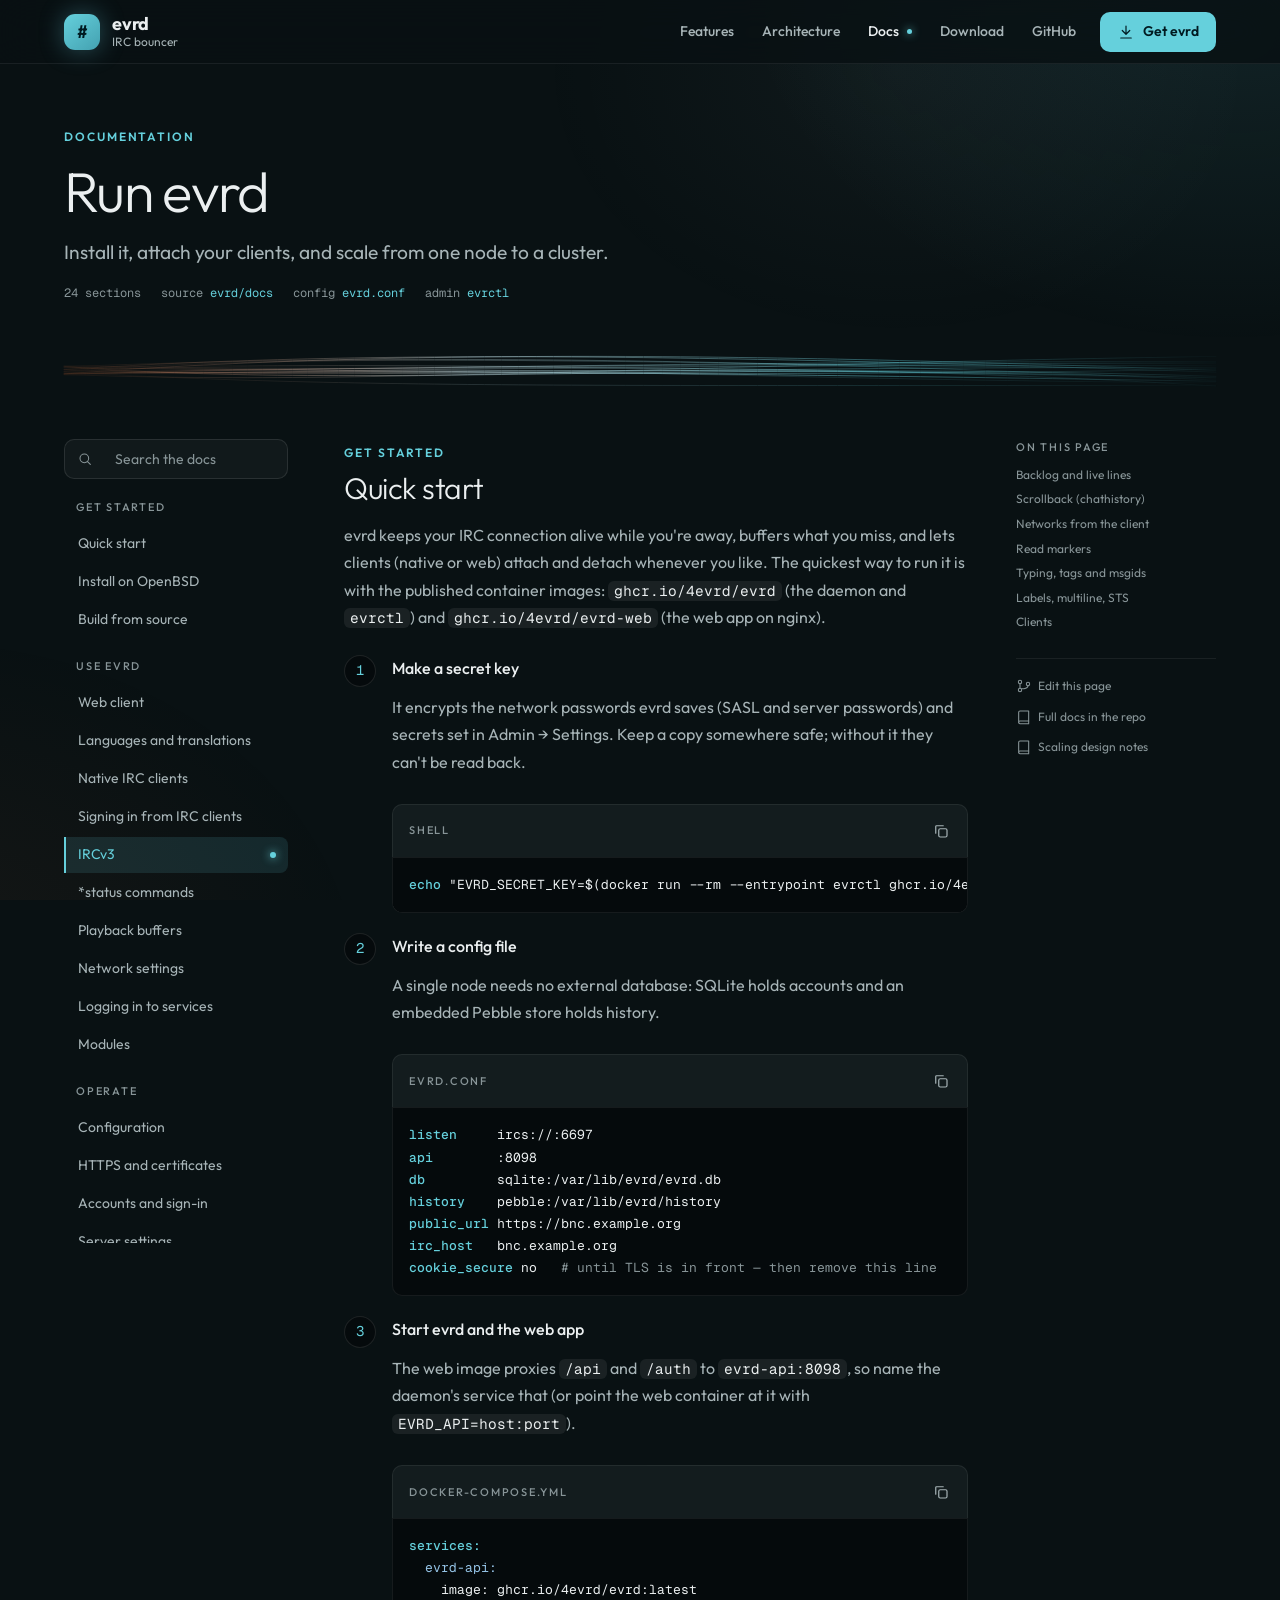
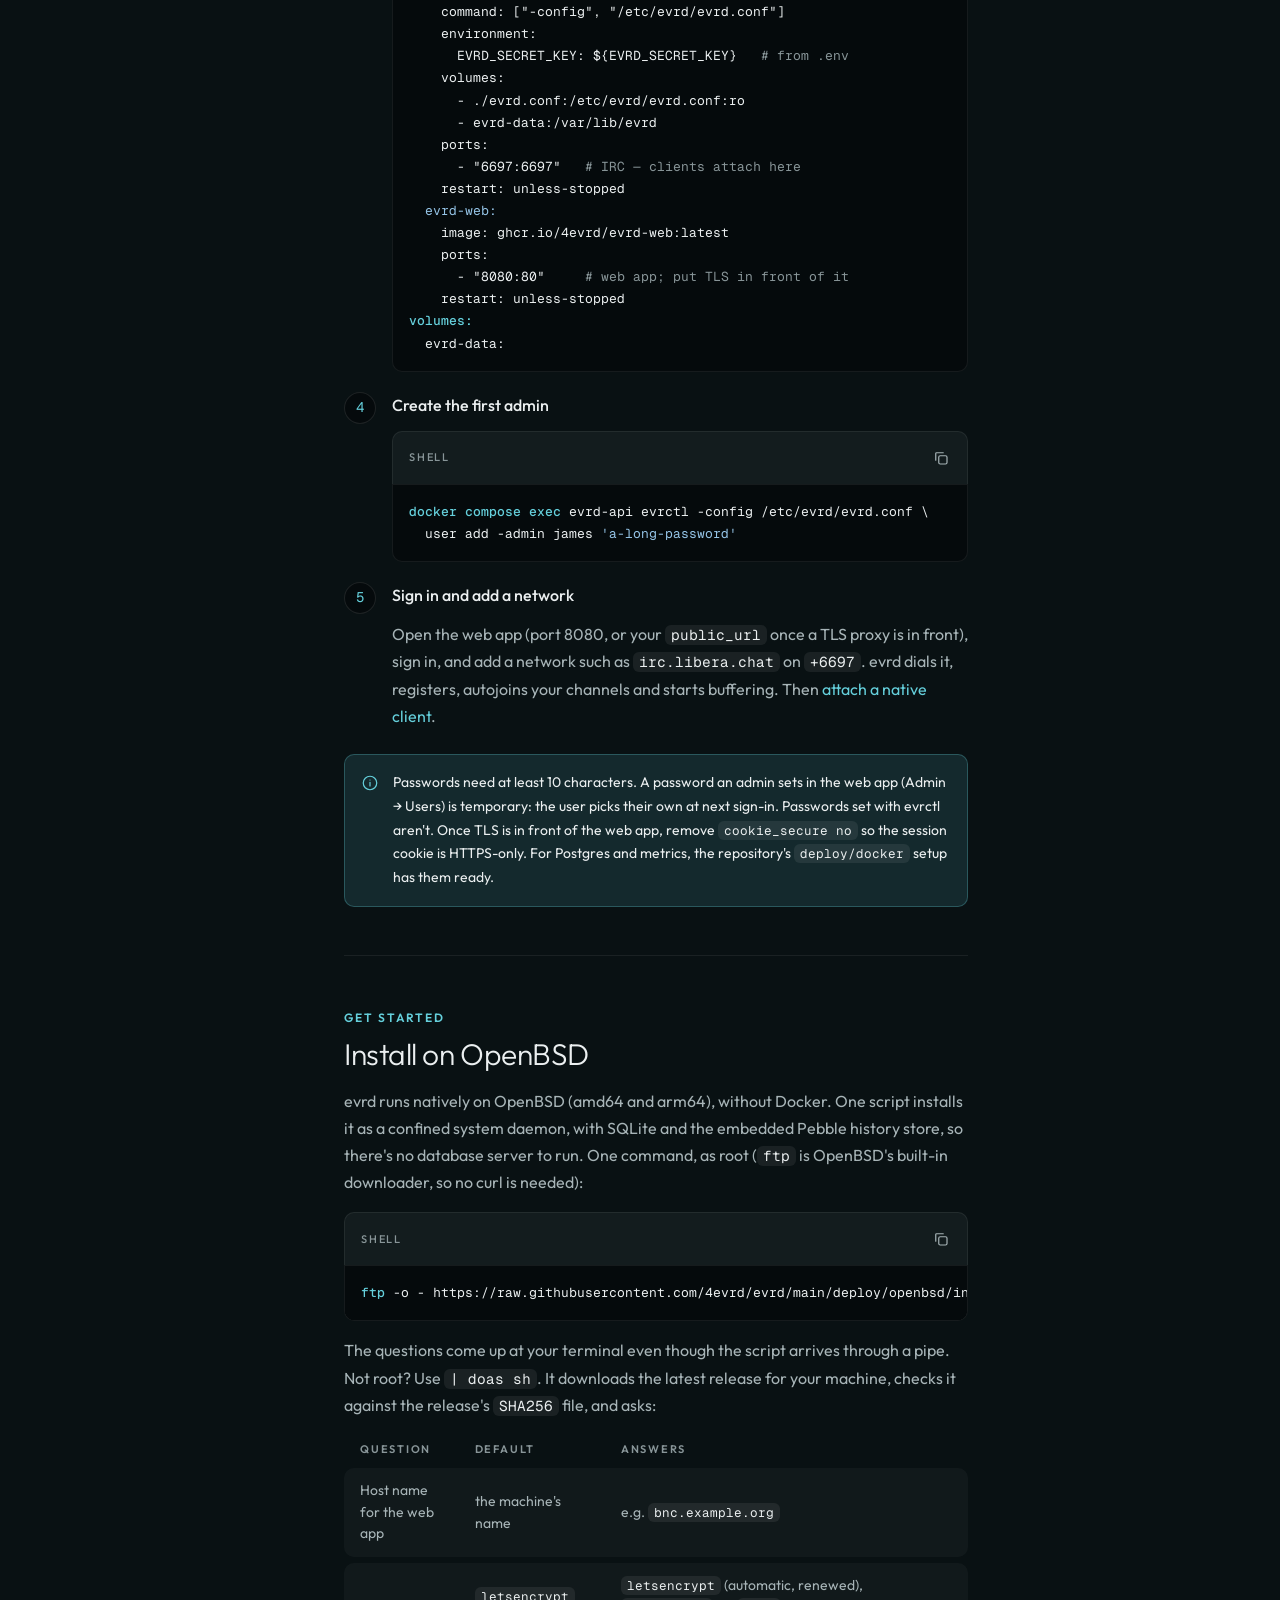
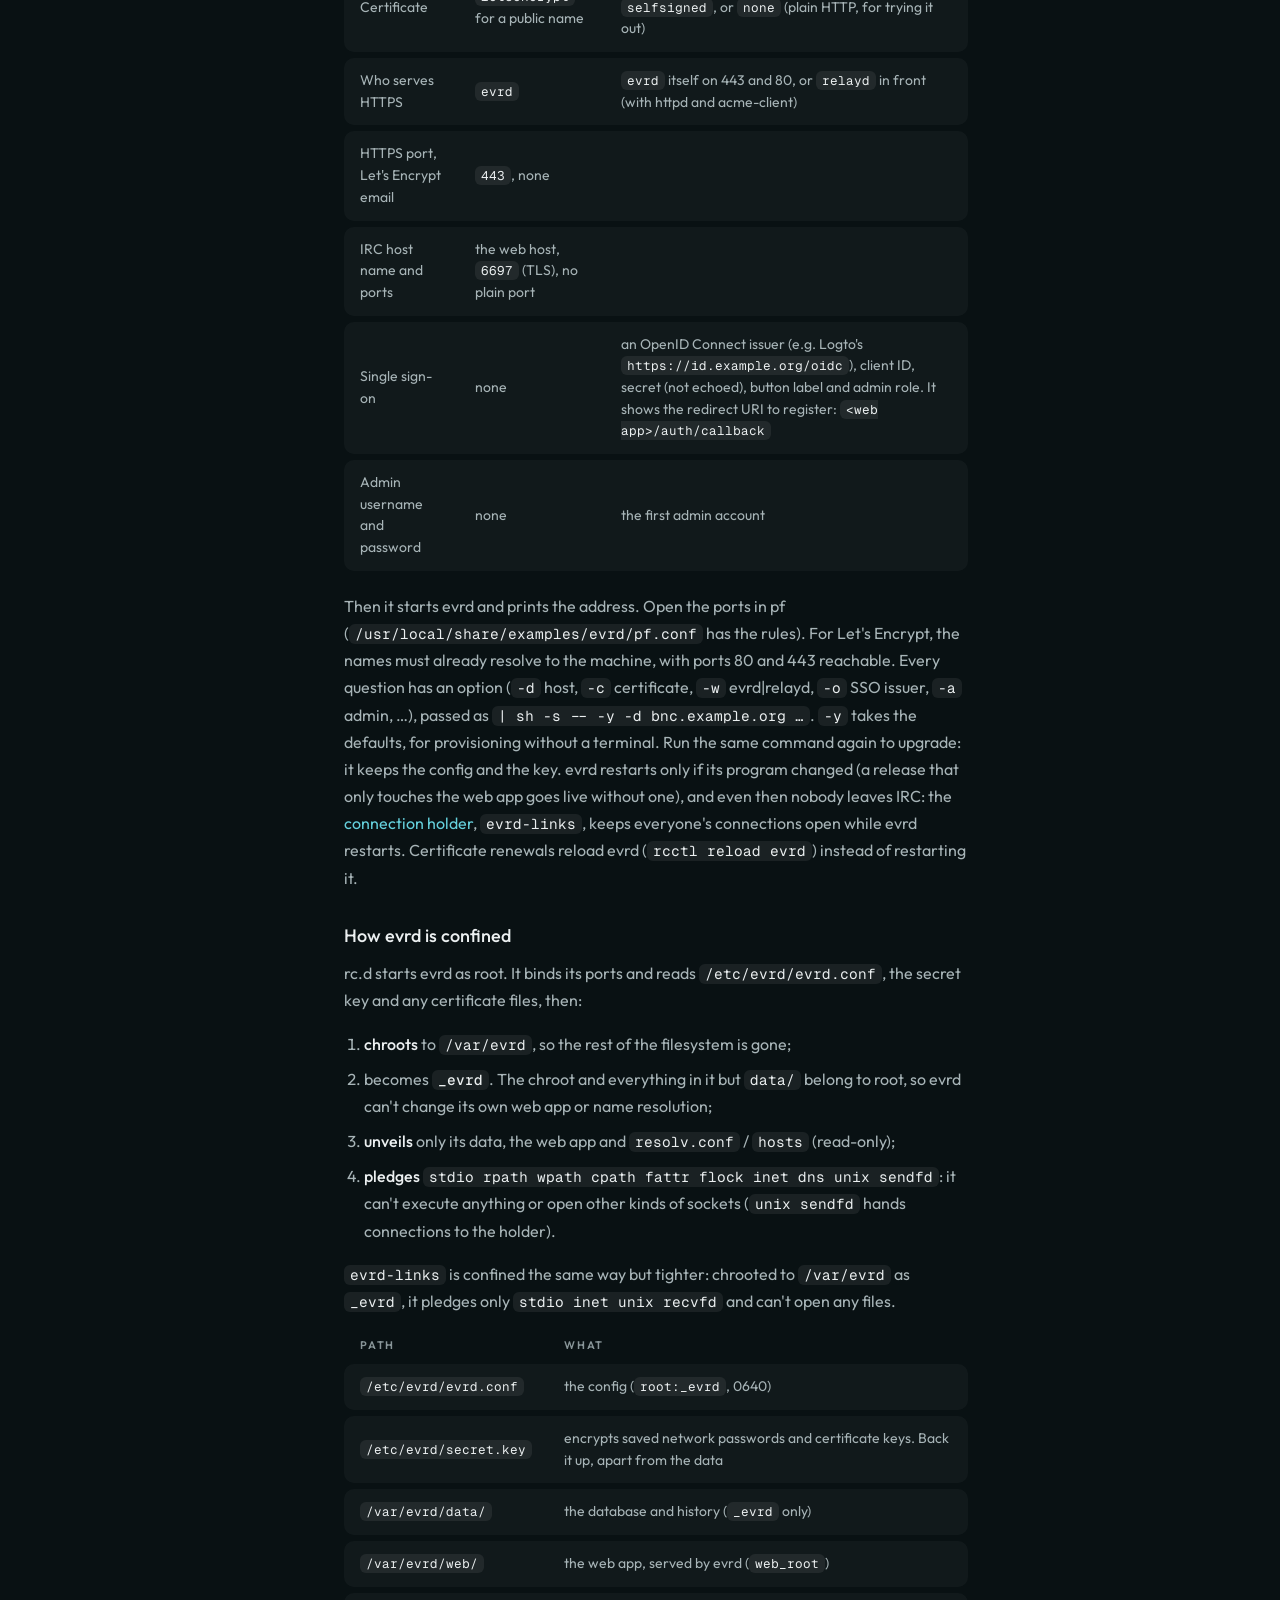
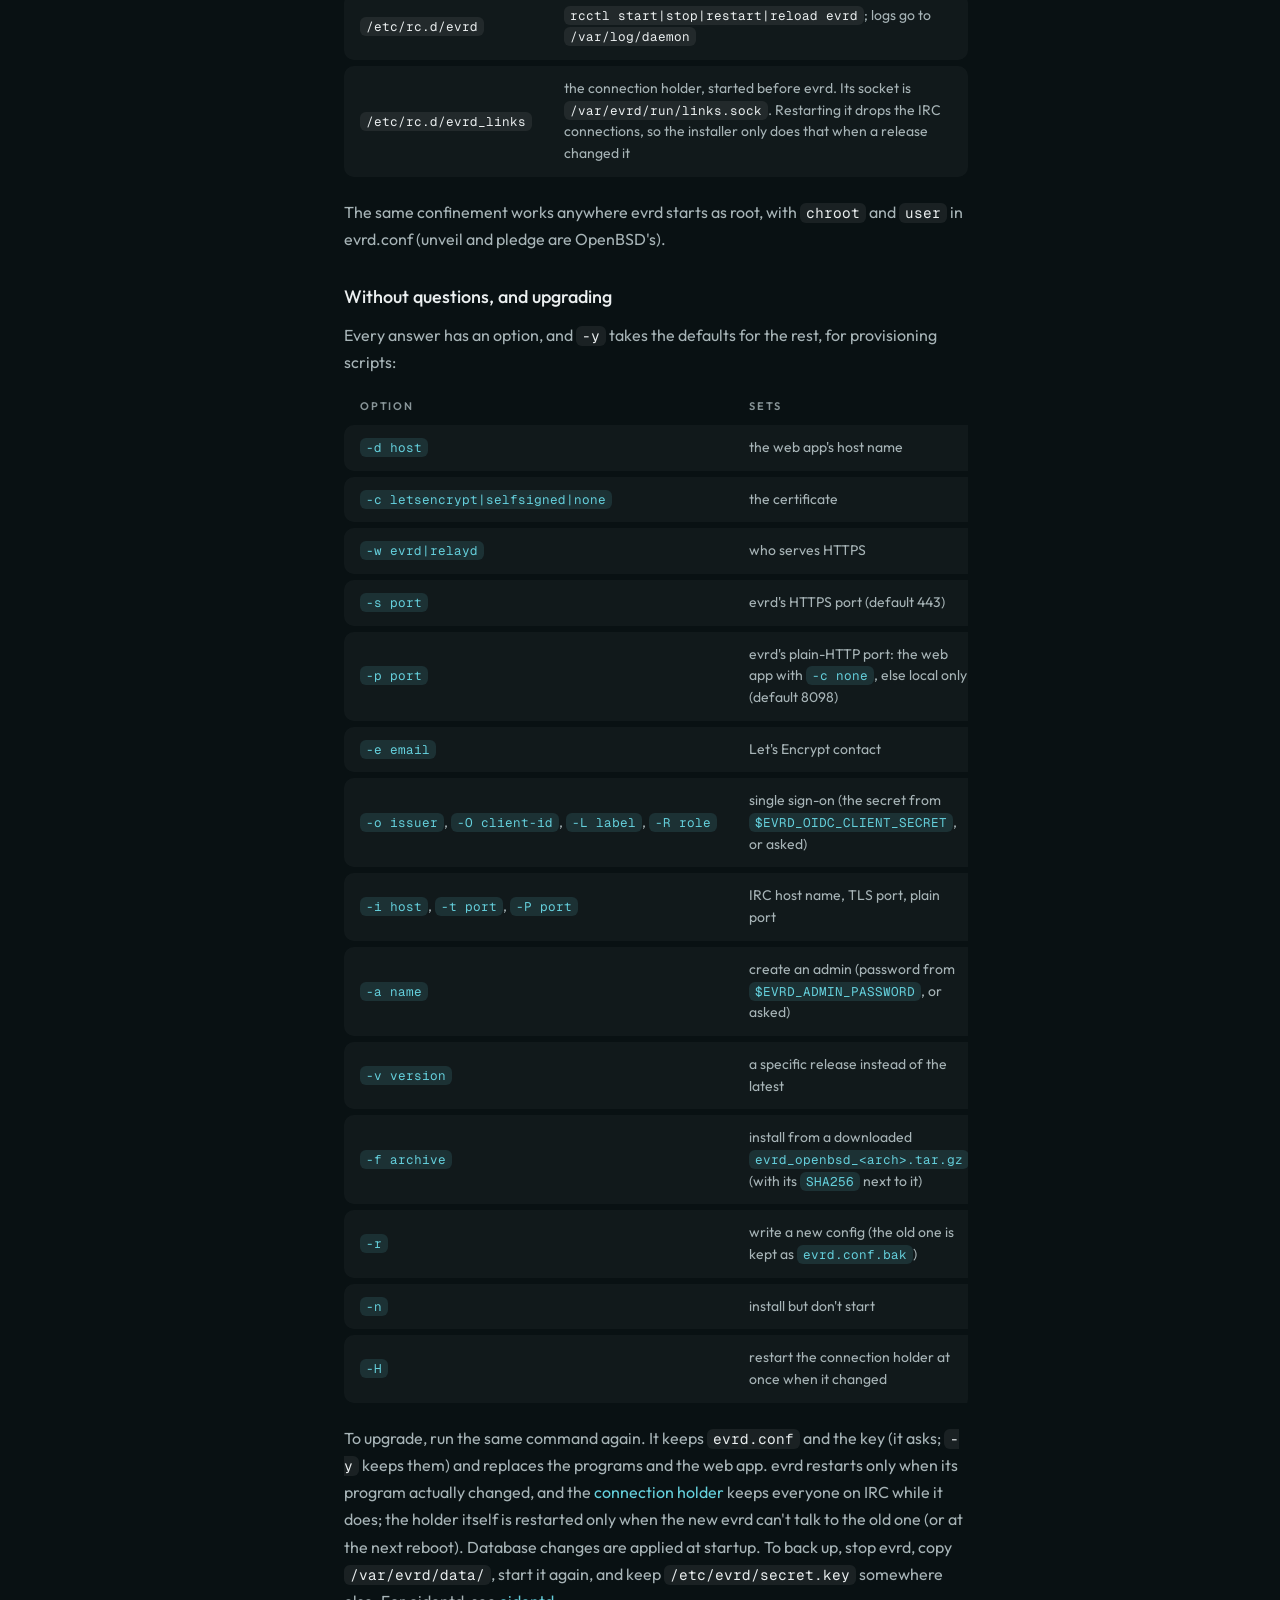
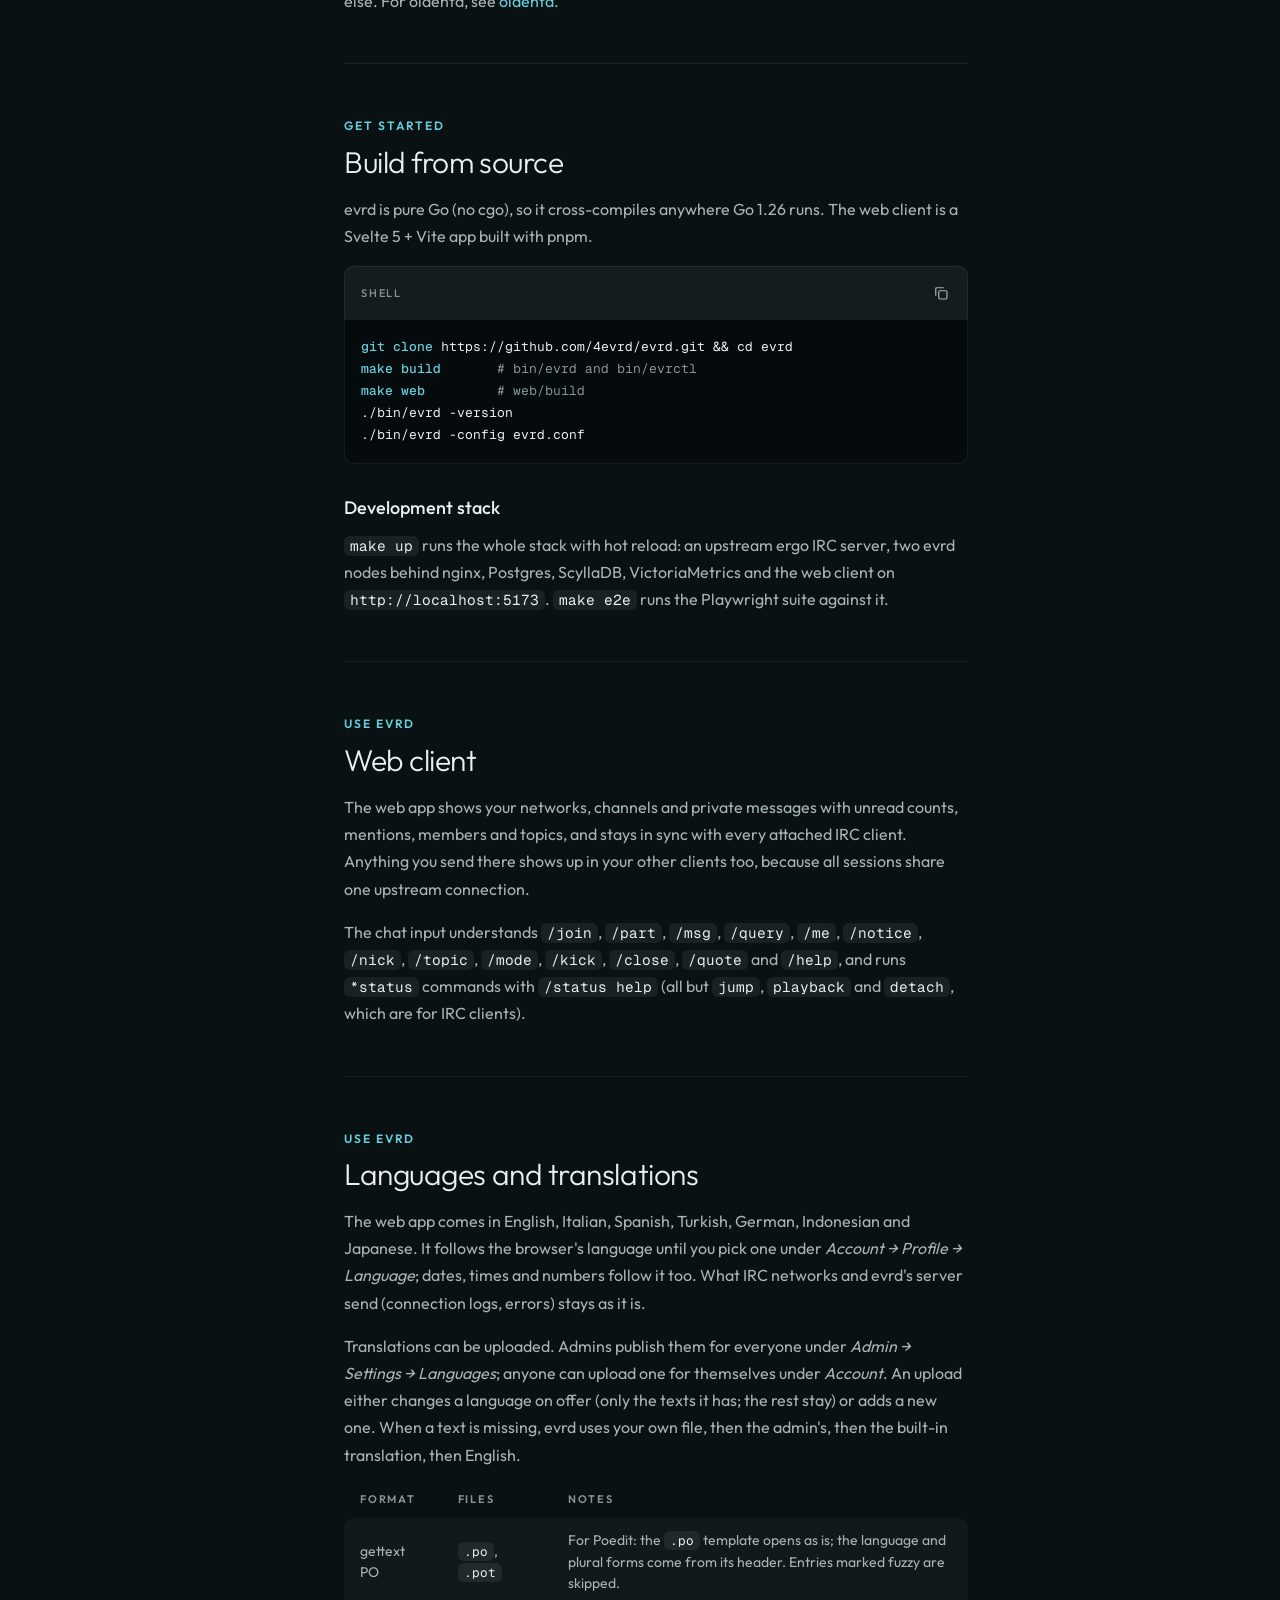
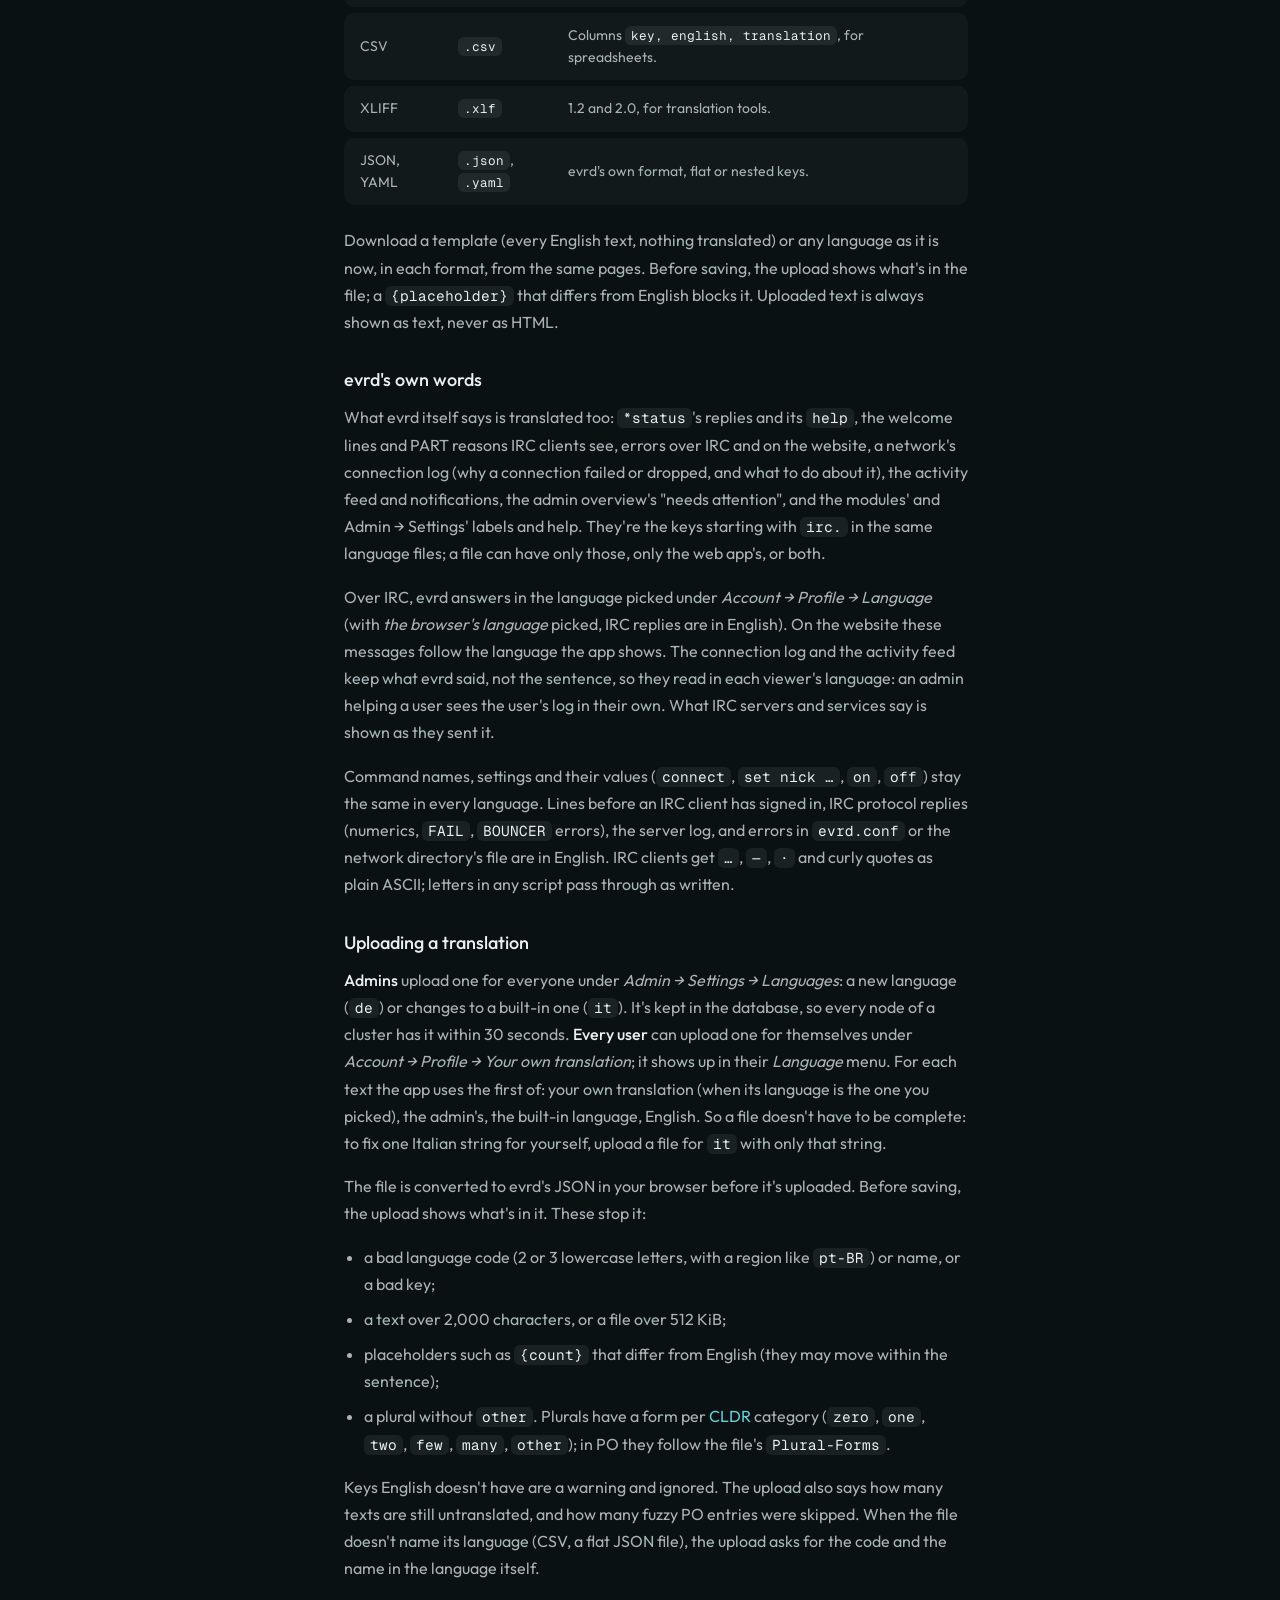
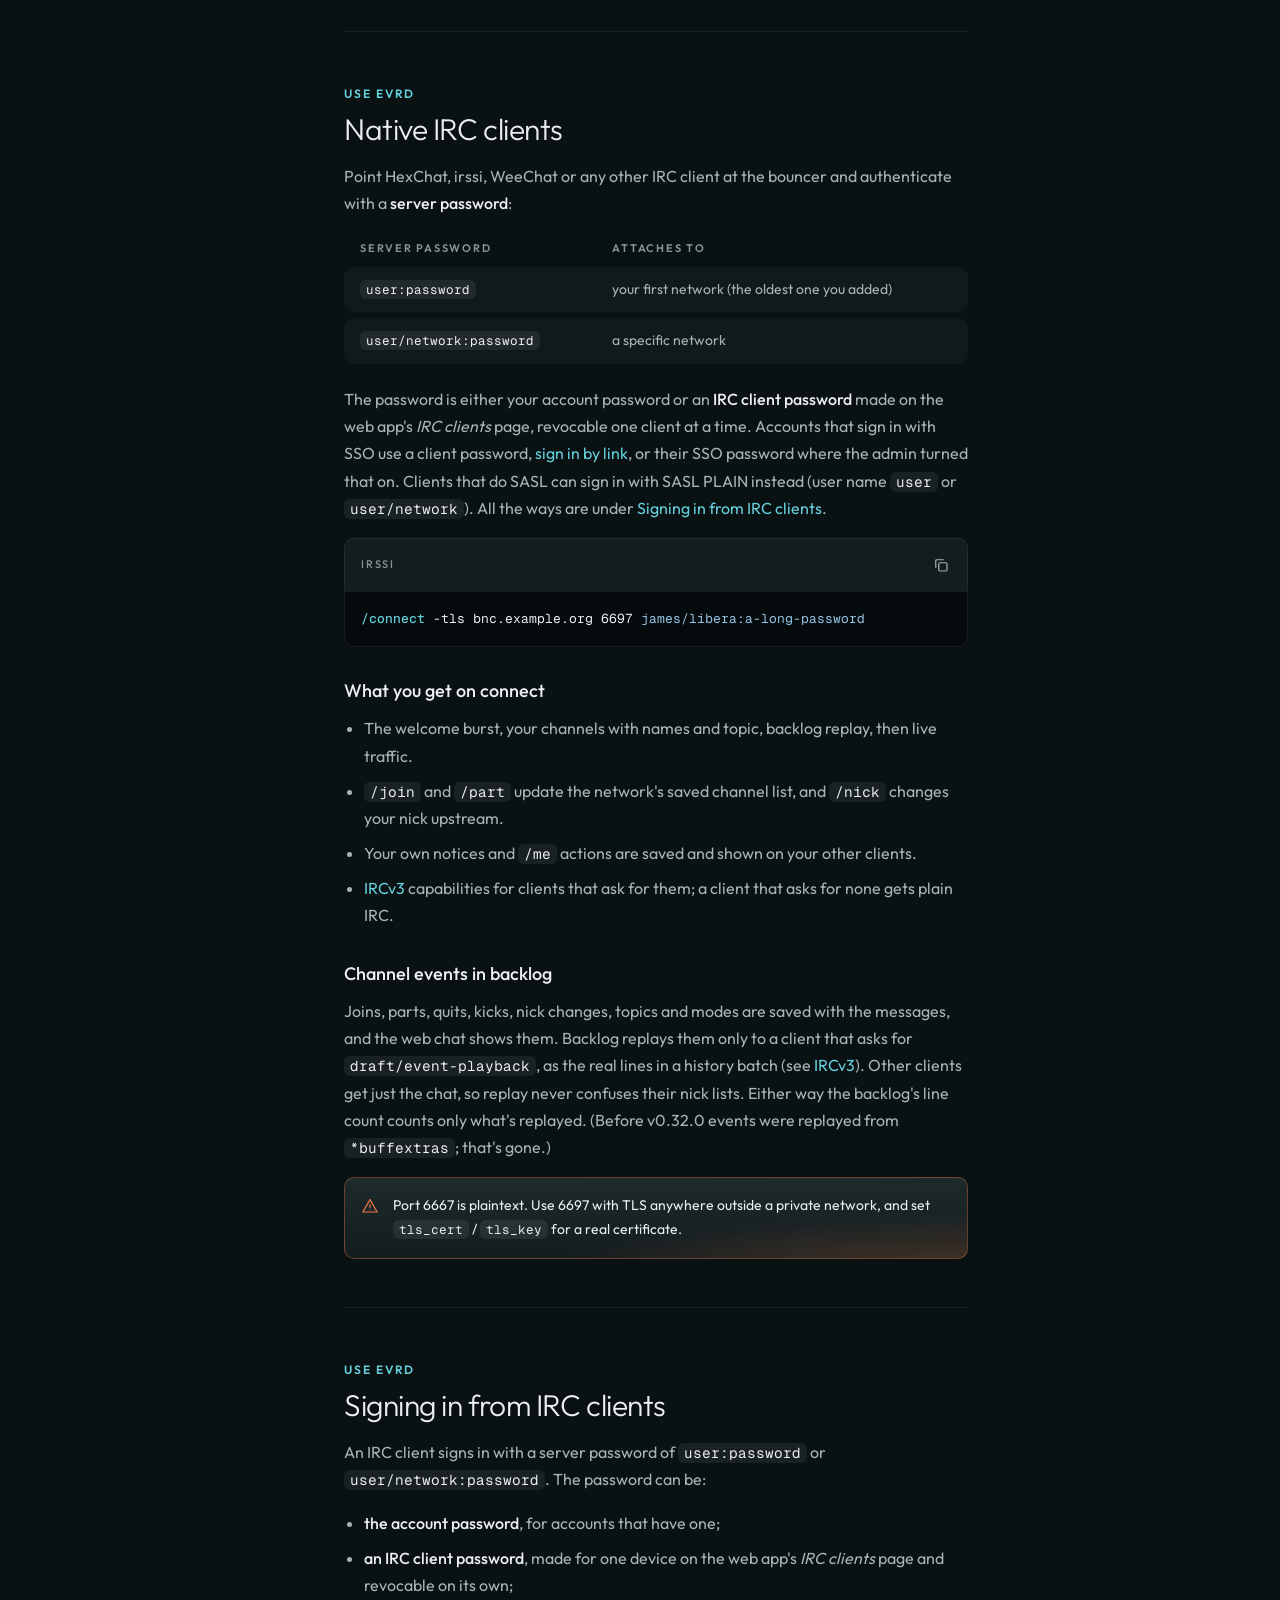
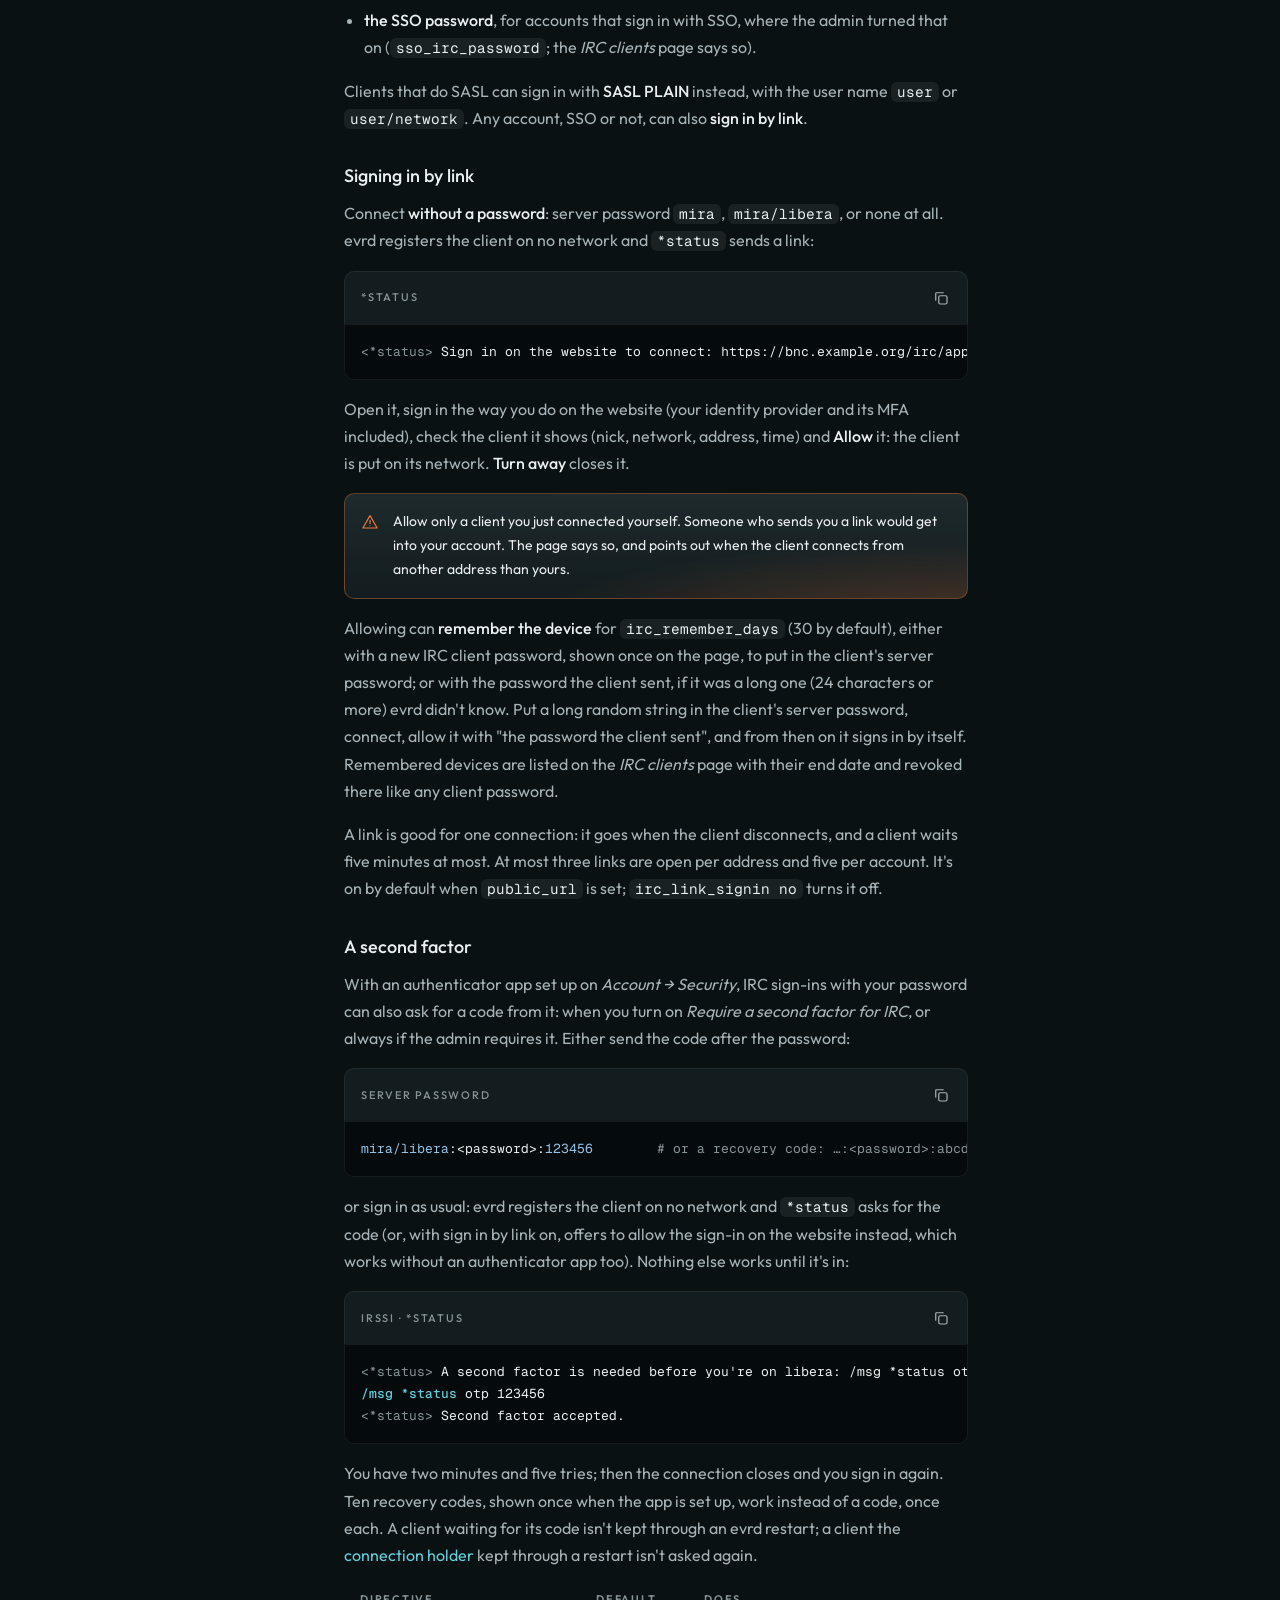
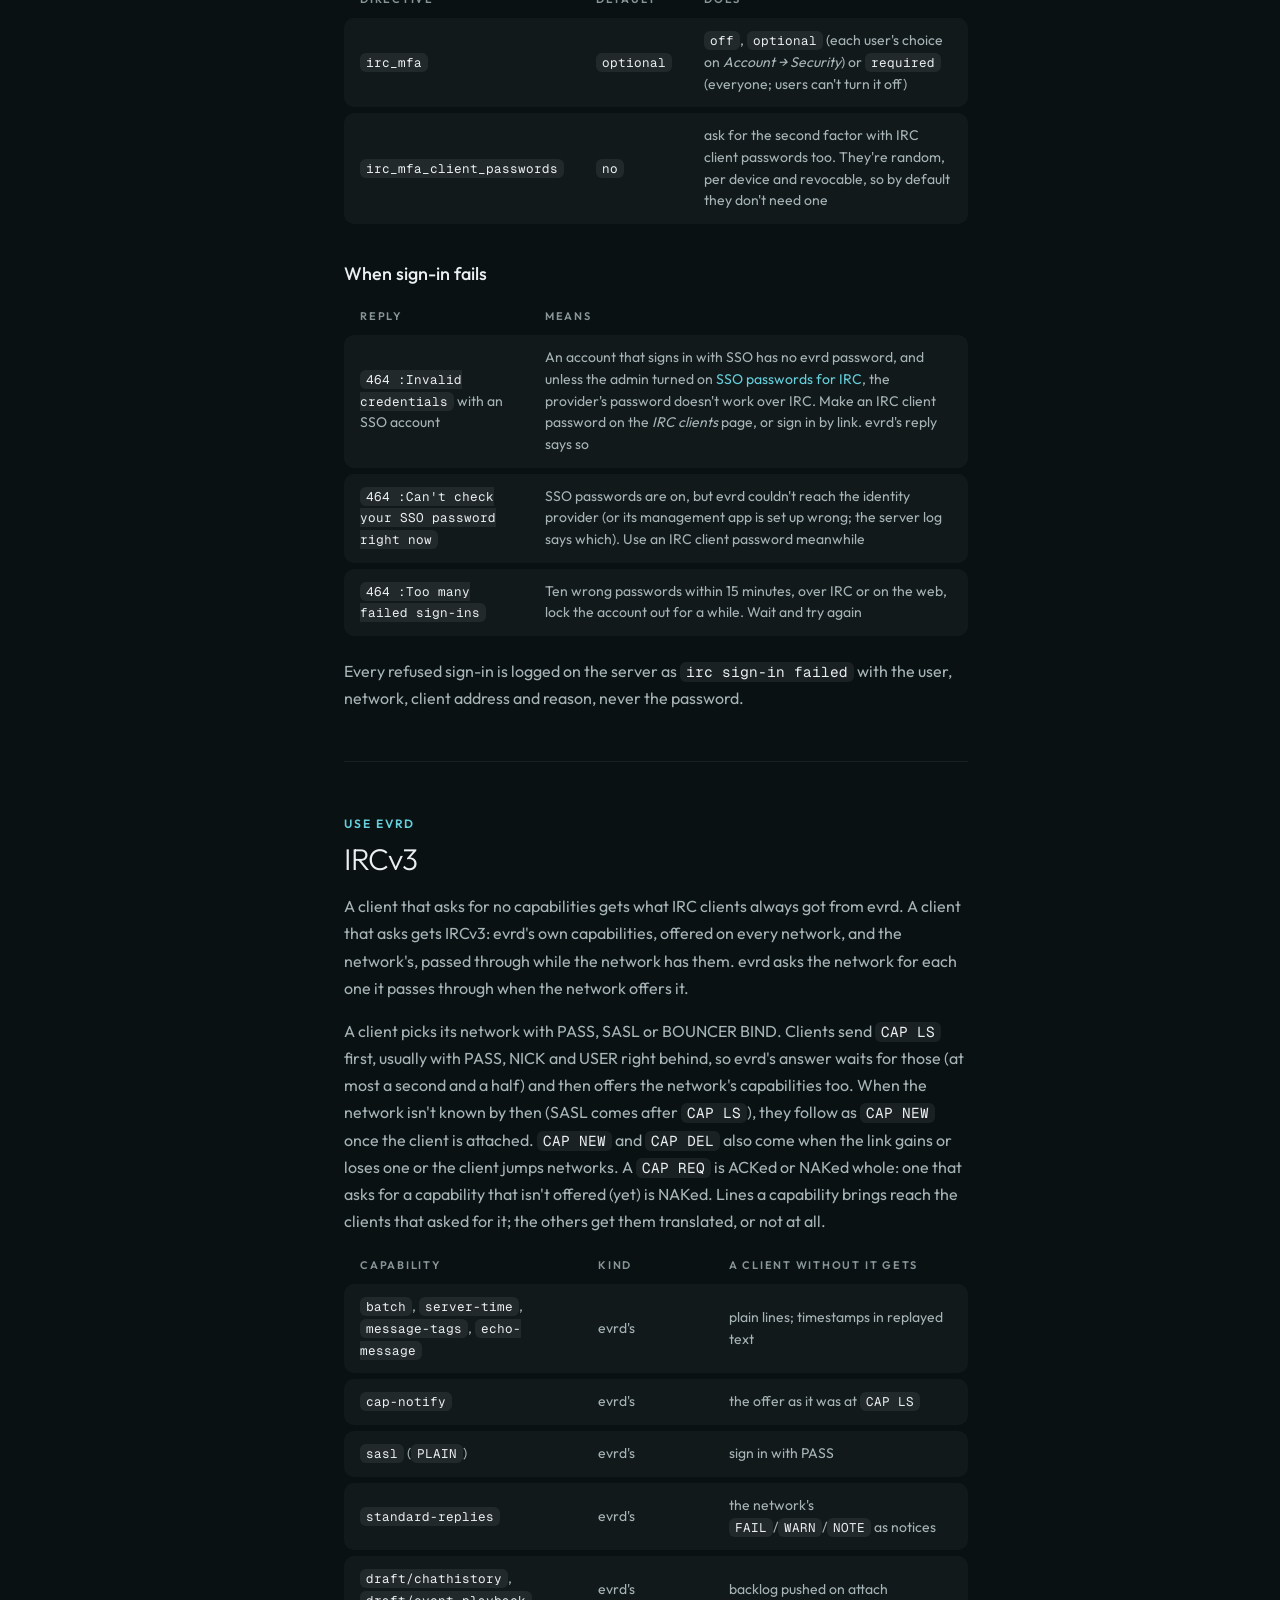
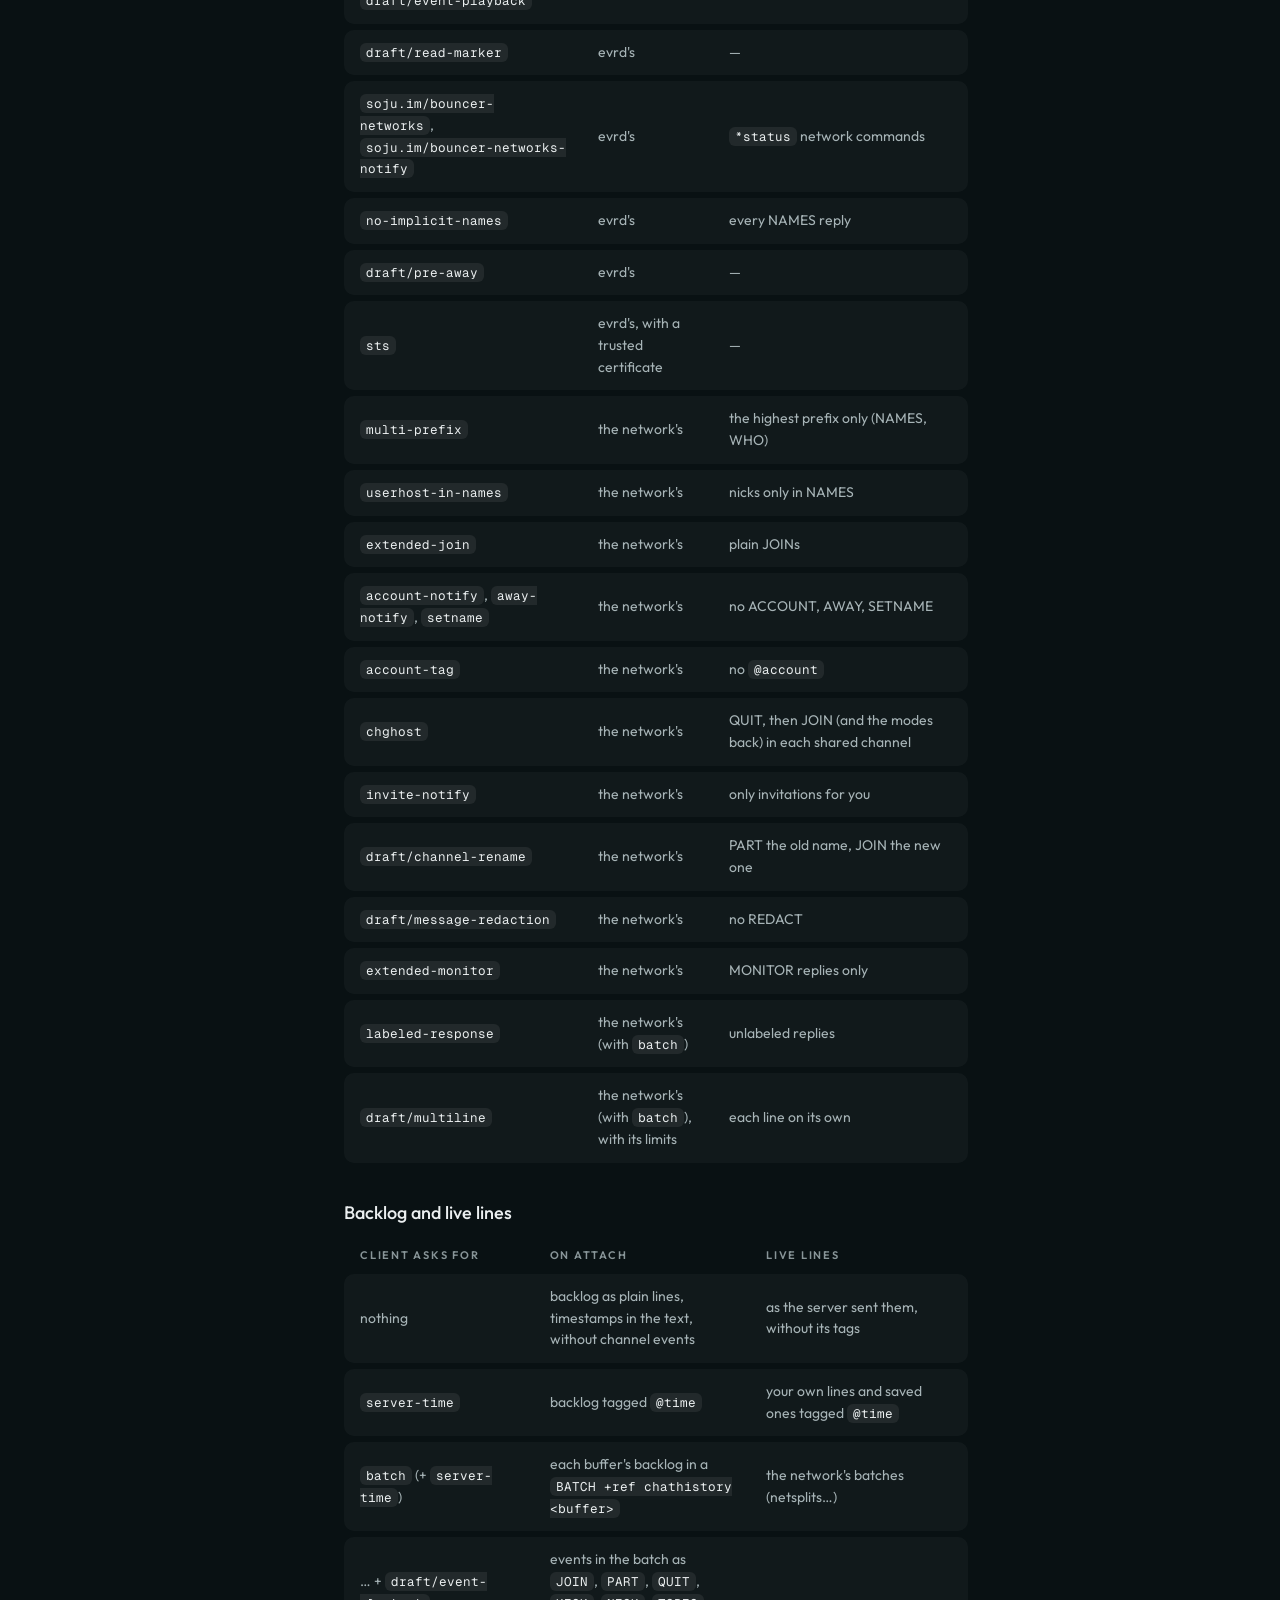
<file: docs.html>
<!doctype html>
<html lang="en">
<head>
<meta charset="utf-8">
<meta name="viewport" content="width=device-width, initial-scale=1">
<title>Docs · evrd</title>
<meta name="description" content="Install, configure and run evrd, the IRC bouncer: native clients, *status commands, network settings, SSO, clustering and metrics.">
<link rel="icon" href="assets/logo.svg" type="image/svg+xml">
<meta property="og:type" content="website">
<meta property="og:title" content="Docs · evrd">
<meta property="og:description" content="Install, configure and run evrd, the IRC bouncer: native clients, *status commands, network settings, SSO, clustering and metrics.">
<meta property="og:image" content="assets/og-overview.png">
<meta name="twitter:card" content="summary_large_image">
<meta name="theme-color" content="#0f1a1e">
<link rel="preconnect" href="https://fonts.googleapis.com">
<link rel="preconnect" href="https://fonts.gstatic.com" crossorigin>
<link rel="stylesheet" href="https://fonts.googleapis.com/css2?family=Outfit:wght@300;400;500;600&family=Geist+Mono:wght@400;500;700&display=swap">
<link rel="stylesheet" href="assets/evrd.css">
<link rel="stylesheet" href="assets/site.css">
</head>
<body class="site" data-page="docs">
<main id="main">
  <section class="page-hero" aria-labelledby="docs-h" style="padding-bottom:0">
    <div class="wrap">
      <span class="eyebrow">Documentation</span>
      <h1 id="docs-h">Run evrd</h1>
      <p class="lead">Install it, attach your clients, and scale from one node to a cluster.</p>
      <div class="tele-row"><span>24 sections</span><span>source <b>evrd/docs</b></span><span>config <b>evrd.conf</b></span><span>admin <b>evrctl</b></span></div>
      <svg class="ribbon" aria-hidden="true"></svg>
    </div>
  </section>
  <div class="wrap docs">

    <!-- ============================================================ nav -->
    <nav class="docs-nav" aria-label="Documentation">
      <div class="search">
        <label class="sr-only" for="docs-q">Search the docs</label>
        <i data-icon="search" class="i-sm"></i>
        <input class="input" id="docs-q" type="search" placeholder="Search the docs" autocomplete="off">
      </div>
      <div class="field docs-jump">
        <label for="docs-jump">Jump to section</label>
        <select class="select" id="docs-jump">
          <option value="#quick-start">Quick start</option>
          <option value="#openbsd">Install on OpenBSD</option>
          <option value="#from-source">Build from source</option>
          <option value="#web-client">Web client</option>
          <option value="#languages">Languages and translations</option>
          <option value="#native-clients">Native IRC clients</option>
          <option value="#irc-sign-in">Signing in from IRC clients</option>
          <option value="#ircv3">IRCv3</option>
          <option value="#status">*status commands</option>
          <option value="#playback">Playback buffers</option>
          <option value="#networks">Network settings</option>
          <option value="#services">Logging in to services</option>
          <option value="#modules">Modules</option>
          <option value="#configuration">Configuration</option>
          <option value="#tls">HTTPS and certificates</option>
          <option value="#accounts">Accounts and sign-in</option>
          <option value="#server-settings">Server settings</option>
          <option value="#secrets">Saved passwords</option>
          <option value="#holder">Connection holder</option>
          <option value="#clustering">Running several nodes</option>
          <option value="#upstream">Connections to networks</option>
          <option value="#metrics">Metrics</option>
          <option value="#evrctl">evrctl reference</option>
          <option value="#releases">Releases and versions</option>
        </select>
      </div>
      <div class="docs-group"><span class="caps">Get started</span>
        <a class="docs-link" href="#quick-start">Quick start</a>
        <a class="docs-link" href="#openbsd">Install on OpenBSD</a>
        <a class="docs-link" href="#from-source">Build from source</a>
      </div>
      <div class="docs-group"><span class="caps">Use evrd</span>
        <a class="docs-link" href="#web-client">Web client</a>
        <a class="docs-link" href="#languages">Languages and translations</a>
        <a class="docs-link" href="#native-clients">Native IRC clients</a>
        <a class="docs-link" href="#irc-sign-in">Signing in from IRC clients</a>
        <a class="docs-link" href="#ircv3">IRCv3</a>
        <a class="docs-link" href="#status">*status commands</a>
        <a class="docs-link" href="#playback">Playback buffers</a>
        <a class="docs-link" href="#networks">Network settings</a>
        <a class="docs-link" href="#services">Logging in to services</a>
        <a class="docs-link" href="#modules">Modules</a>
      </div>
      <div class="docs-group"><span class="caps">Operate</span>
        <a class="docs-link" href="#configuration">Configuration</a>
        <a class="docs-link" href="#tls">HTTPS and certificates</a>
        <a class="docs-link" href="#accounts">Accounts and sign-in</a>
        <a class="docs-link" href="#server-settings">Server settings</a>
        <a class="docs-link" href="#secrets">Saved passwords</a>
        <a class="docs-link" href="#holder">Connection holder</a>
        <a class="docs-link" href="#clustering">Running several nodes</a>
        <a class="docs-link" href="architecture.html">Architecture and diagrams ↗</a>
        <a class="docs-link" href="#upstream">Connections to networks</a>
        <a class="docs-link" href="#metrics">Metrics</a>
      </div>
      <div class="docs-group"><span class="caps">Reference</span>
        <a class="docs-link" href="#evrctl">evrctl</a>
        <a class="docs-link" href="#releases">Releases and versions</a>
      </div>
      <p class="docs-empty" id="docs-empty" hidden>No sections match. Try “TLS”, “SASL” or “cluster”.</p>
    </nav>

    <!-- ============================================================ content -->
    <article class="prose" id="prose">
      <div class="empty" id="docs-noresult" hidden>
        <span class="ic"><i data-icon="search"></i></span>
        <h3>Nothing matches that search</h3>
        <p>Search covers every section on this page. Try a directive name like <span class="code">history</span> or a command like <span class="code">playback</span>.</p>
        <button class="btn" type="button" id="docs-clear">Clear search</button>
      </div>

      <section id="quick-start" aria-labelledby="h-qs">
        <span class="eyebrow section-kicker">Get started</span>
        <h2 id="h-qs">Quick start <a class="anchor" href="#quick-start" aria-label="Link to Quick start">#</a></h2>
        <p>evrd keeps your IRC connection alive while you're away, buffers what you miss, and lets clients (native or web) attach and detach whenever you like. The quickest way to run it is with the published container images: <span class="code">ghcr.io/4evrd/evrd</span> (the daemon and <span class="code">evrctl</span>) and <span class="code">ghcr.io/4evrd/evrd-web</span> (the web app on nginx).</p>
        <ol class="steps" style="margin-top:var(--s6)">
          <li><div>
            <strong>Make a secret key</strong>
            <p>It encrypts the network passwords evrd saves (SASL and server passwords) and secrets set in Admin → Settings. Keep a copy somewhere safe; without it they can't be read back.</p>
            <div class="codeblock">
              <div class="cb-head"><span class="caps">shell</span><button class="copy-btn" type="button" data-copy="echo &quot;EVRD_SECRET_KEY=$(docker run --rm --entrypoint evrctl ghcr.io/4evrd/evrd genkey)&quot; &gt; .env" aria-label="Copy command" data-label="Copy command"><i data-icon="copy"></i></button></div>
<pre class="snippet"><b>echo</b> "EVRD_SECRET_KEY=$(docker run --rm --entrypoint evrctl ghcr.io/4evrd/evrd genkey)" &gt; .env</pre>
            </div>
          </div></li>
          <li><div>
            <strong>Write a config file</strong>
            <p>A single node needs no external database: SQLite holds accounts and an embedded Pebble store holds history.</p>
            <div class="codeblock">
              <div class="cb-head"><span class="caps">evrd.conf</span><button class="copy-btn" type="button" data-copy-from="#qs-conf" aria-label="Copy evrd.conf" data-label="Copy evrd.conf"><i data-icon="copy"></i></button></div>
<pre class="snippet" id="qs-conf"><b>listen</b>     ircs://:6697
<b>api</b>        :8098
<b>db</b>         sqlite:/var/lib/evrd/evrd.db
<b>history</b>    pebble:/var/lib/evrd/history
<b>public_url</b> https://bnc.example.org
<b>irc_host</b>   bnc.example.org
<b>cookie_secure</b> no   <span class="c"># until TLS is in front — then remove this line</span></pre>
            </div>
          </div></li>
          <li><div>
            <strong>Start evrd and the web app</strong>
            <p>The web image proxies <span class="code">/api</span> and <span class="code">/auth</span> to <span class="code">evrd-api:8098</span>, so name the daemon's service that (or point the web container at it with <span class="code">EVRD_API=host:port</span>).</p>
            <div class="codeblock">
              <div class="cb-head"><span class="caps">docker-compose.yml</span><button class="copy-btn" type="button" data-copy-from="#qs-compose" aria-label="Copy compose file" data-label="Copy compose file"><i data-icon="copy"></i></button></div>
<pre class="snippet" id="qs-compose"><b>services:</b>
  <em>evrd-api:</em>
    image: ghcr.io/4evrd/evrd:latest
    command: ["-config", "/etc/evrd/evrd.conf"]
    environment:
      EVRD_SECRET_KEY: ${EVRD_SECRET_KEY}   <span class="c"># from .env</span>
    volumes:
      - ./evrd.conf:/etc/evrd/evrd.conf:ro
      - evrd-data:/var/lib/evrd
    ports:
      - "6697:6697"   <span class="c"># IRC — clients attach here</span>
    restart: unless-stopped
  <em>evrd-web:</em>
    image: ghcr.io/4evrd/evrd-web:latest
    ports:
      - "8080:80"     <span class="c"># web app; put TLS in front of it</span>
    restart: unless-stopped
<b>volumes:</b>
  evrd-data:</pre>
            </div>
          </div></li>
          <li><div>
            <strong>Create the first admin</strong>
            <div class="codeblock">
              <div class="cb-head"><span class="caps">shell</span><button class="copy-btn" type="button" data-copy="docker compose exec evrd-api evrctl -config /etc/evrd/evrd.conf user add -admin james 'a-long-password'" aria-label="Copy command" data-label="Copy command"><i data-icon="copy"></i></button></div>
<pre class="snippet"><b>docker compose exec</b> evrd-api evrctl -config /etc/evrd/evrd.conf \
  user add -admin james <em>'a-long-password'</em></pre>
            </div>
          </div></li>
          <li><div>
            <strong>Sign in and add a network</strong>
            <p>Open the web app (port 8080, or your <span class="code">public_url</span> once a TLS proxy is in front), sign in, and add a network such as <span class="code">irc.libera.chat</span> on <span class="code">+6697</span>. evrd dials it, registers, autojoins your channels and starts buffering. Then <a href="#native-clients">attach a native client</a>.</p>
          </div></li>
        </ol>
        <div class="callout" style="margin-top:var(--s6)"><i data-icon="info"></i><p>Passwords need at least 10 characters. A password an admin sets in the web app (Admin → Users) is temporary: the user picks their own at next sign-in. Passwords set with evrctl aren't. Once TLS is in front of the web app, remove <span class="code">cookie_secure no</span> so the session cookie is HTTPS-only. For Postgres and metrics, the repository's <a href="https://github.com/4evrd/evrd/tree/main/deploy/docker"><span class="code">deploy/docker</span></a> setup has them ready.</p></div>
      </section>

      <section id="openbsd" aria-labelledby="h-obsd">
        <span class="eyebrow section-kicker">Get started</span>
        <h2 id="h-obsd">Install on OpenBSD <a class="anchor" href="#openbsd" aria-label="Link to Install on OpenBSD">#</a></h2>
        <p>evrd runs natively on OpenBSD (amd64 and arm64), without Docker. One script installs it as a confined system daemon, with SQLite and the embedded Pebble history store, so there's no database server to run. One command, as root (<span class="code">ftp</span> is OpenBSD's built-in downloader, so no curl is needed):</p>
        <div class="codeblock">
          <div class="cb-head"><span class="caps">shell</span><button class="copy-btn" type="button" data-copy-from="#obsd-cmd" aria-label="Copy commands" data-label="Copy commands"><i data-icon="copy"></i></button></div>
<pre class="snippet" id="obsd-cmd"><b>ftp</b> -o - https://raw.githubusercontent.com/4evrd/evrd/main/deploy/openbsd/install.sh | <b>sh</b></pre>
        </div>
        <p>The questions come up at your terminal even though the script arrives through a pipe. Not root? Use <span class="code">| doas sh</span>. It downloads the latest release for your machine, checks it against the release's <span class="code">SHA256</span> file, and asks:</p>
        <div class="table-wrap">
          <table>
            <thead><tr><th scope="col">Question</th><th scope="col">Default</th><th scope="col">Answers</th></tr></thead>
            <tbody>
              <tr><td>Host name for the web app</td><td>the machine's name</td><td>e.g. <span class="code">bnc.example.org</span></td></tr>
              <tr><td>Certificate</td><td><span class="code">letsencrypt</span> for a public name</td><td><span class="code">letsencrypt</span> (automatic, renewed), <span class="code">selfsigned</span>, or <span class="code">none</span> (plain HTTP, for trying it out)</td></tr>
              <tr><td>Who serves HTTPS</td><td><span class="code">evrd</span></td><td><span class="code">evrd</span> itself on 443 and 80, or <span class="code">relayd</span> in front (with httpd and acme-client)</td></tr>
              <tr><td>HTTPS port, Let's Encrypt email</td><td><span class="code">443</span>, none</td><td></td></tr>
              <tr><td>IRC host name and ports</td><td>the web host, <span class="code">6697</span> (TLS), no plain port</td><td></td></tr>
              <tr><td>Single sign-on</td><td>none</td><td>an OpenID Connect issuer (e.g. Logto's <span class="code">https://id.example.org/oidc</span>), client ID, secret (not echoed), button label and admin role. It shows the redirect URI to register: <span class="code">&lt;web app&gt;/auth/callback</span></td></tr>
              <tr><td>Admin username and password</td><td>none</td><td>the first admin account</td></tr>
            </tbody>
          </table>
        </div>
        <p>Then it starts evrd and prints the address. Open the ports in pf (<span class="code">/usr/local/share/examples/evrd/pf.conf</span> has the rules). For Let's Encrypt, the names must already resolve to the machine, with ports 80 and 443 reachable. Every question has an option (<span class="code">-d</span> host, <span class="code">-c</span> certificate, <span class="code">-w</span> evrd|relayd, <span class="code">-o</span> SSO issuer, <span class="code">-a</span> admin, …), passed as <span class="code">| sh -s -- -y -d bnc.example.org …</span>. <span class="code">-y</span> takes the defaults, for provisioning without a terminal. Run the same command again to upgrade: it keeps the config and the key. evrd restarts only if its program changed (a release that only touches the web app goes live without one), and even then nobody leaves IRC: the <a href="architecture.html#restarts">connection holder</a>, <span class="code">evrd-links</span>, keeps everyone's connections open while evrd restarts. Certificate renewals reload evrd (<span class="code">rcctl reload evrd</span>) instead of restarting it.</p>
        <h3 id="obsd-confined">How evrd is confined</h3>
        <p>rc.d starts evrd as root. It binds its ports and reads <span class="code">/etc/evrd/evrd.conf</span>, the secret key and any certificate files, then:</p>
        <ol>
          <li><strong>chroots</strong> to <span class="code">/var/evrd</span>, so the rest of the filesystem is gone;</li>
          <li>becomes <strong><span class="code">_evrd</span></strong>. The chroot and everything in it but <span class="code">data/</span> belong to root, so evrd can't change its own web app or name resolution;</li>
          <li><strong>unveils</strong> only its data, the web app and <span class="code">resolv.conf</span> / <span class="code">hosts</span> (read-only);</li>
          <li><strong>pledges</strong> <span class="code">stdio rpath wpath cpath fattr flock inet dns unix sendfd</span>: it can't execute anything or open other kinds of sockets (<span class="code">unix sendfd</span> hands connections to the holder).</li>
        </ol>
        <p><span class="code">evrd-links</span> is confined the same way but tighter: chrooted to <span class="code">/var/evrd</span> as <span class="code">_evrd</span>, it pledges only <span class="code">stdio inet unix recvfd</span> and can't open any files.</p>
        <div class="table-wrap">
          <table>
            <thead><tr><th scope="col">Path</th><th scope="col">What</th></tr></thead>
            <tbody>
              <tr><td><span class="code">/etc/evrd/evrd.conf</span></td><td>the config (<span class="code">root:_evrd</span>, 0640)</td></tr>
              <tr><td><span class="code">/etc/evrd/secret.key</span></td><td>encrypts saved network passwords and certificate keys. Back it up, apart from the data</td></tr>
              <tr><td><span class="code">/var/evrd/data/</span></td><td>the database and history (<span class="code">_evrd</span> only)</td></tr>
              <tr><td><span class="code">/var/evrd/web/</span></td><td>the web app, served by evrd (<span class="code">web_root</span>)</td></tr>
              <tr><td><span class="code">/etc/rc.d/evrd</span></td><td><span class="code">rcctl start|stop|restart|reload evrd</span>; logs go to <span class="code">/var/log/daemon</span></td></tr>
              <tr><td><span class="code">/etc/rc.d/evrd_links</span></td><td>the connection holder, started before evrd. Its socket is <span class="code">/var/evrd/run/links.sock</span>. Restarting it drops the IRC connections, so the installer only does that when a release changed it</td></tr>
            </tbody>
          </table>
        </div>
        <p>The same confinement works anywhere evrd starts as root, with <span class="code">chroot</span> and <span class="code">user</span> in evrd.conf (unveil and pledge are OpenBSD's).</p>
        <h3 id="openbsd-unattended">Without questions, and upgrading</h3>
        <p>Every answer has an option, and <span class="code">-y</span> takes the defaults for the rest, for provisioning scripts:</p>
        <div class="table-wrap">
          <table class="cmd-table">
            <thead><tr><th scope="col">Option</th><th scope="col">Sets</th></tr></thead>
            <tbody>
              <tr><td><span class="code">-d host</span></td><td>the web app's host name</td></tr>
              <tr><td><span class="code">-c letsencrypt|selfsigned|none</span></td><td>the certificate</td></tr>
              <tr><td><span class="code">-w evrd|relayd</span></td><td>who serves HTTPS</td></tr>
              <tr><td><span class="code">-s port</span></td><td>evrd's HTTPS port (default 443)</td></tr>
              <tr><td><span class="code">-p port</span></td><td>evrd's plain-HTTP port: the web app with <span class="code">-c none</span>, else local only (default 8098)</td></tr>
              <tr><td><span class="code">-e email</span></td><td>Let's Encrypt contact</td></tr>
              <tr><td><span class="code">-o issuer</span>, <span class="code">-O client-id</span>, <span class="code">-L label</span>, <span class="code">-R role</span></td><td>single sign-on (the secret from <span class="code">$EVRD_OIDC_CLIENT_SECRET</span>, or asked)</td></tr>
              <tr><td><span class="code">-i host</span>, <span class="code">-t port</span>, <span class="code">-P port</span></td><td>IRC host name, TLS port, plain port</td></tr>
              <tr><td><span class="code">-a name</span></td><td>create an admin (password from <span class="code">$EVRD_ADMIN_PASSWORD</span>, or asked)</td></tr>
              <tr><td><span class="code">-v version</span></td><td>a specific release instead of the latest</td></tr>
              <tr><td><span class="code">-f archive</span></td><td>install from a downloaded <span class="code">evrd_openbsd_&lt;arch&gt;.tar.gz</span> (with its <span class="code">SHA256</span> next to it)</td></tr>
              <tr><td><span class="code">-r</span></td><td>write a new config (the old one is kept as <span class="code">evrd.conf.bak</span>)</td></tr>
              <tr><td><span class="code">-n</span></td><td>install but don't start</td></tr>
              <tr><td><span class="code">-H</span></td><td>restart the connection holder at once when it changed</td></tr>
            </tbody>
          </table>
        </div>
        <p>To upgrade, run the same command again. It keeps <span class="code">evrd.conf</span> and the key (it asks; <span class="code">-y</span> keeps them) and replaces the programs and the web app. evrd restarts only when its program actually changed, and the <a href="#holder">connection holder</a> keeps everyone on IRC while it does; the holder itself is restarted only when the new evrd can't talk to the old one (or at the next reboot). Database changes are applied at startup. To back up, stop evrd, copy <span class="code">/var/evrd/data/</span>, start it again, and keep <span class="code">/etc/evrd/secret.key</span> somewhere else. For oidentd, see <a href="#oidentd">oidentd</a>.</p>
      </section>

      <section id="from-source" aria-labelledby="h-src">
        <span class="eyebrow section-kicker">Get started</span>
        <h2 id="h-src">Build from source <a class="anchor" href="#from-source" aria-label="Link to Build from source">#</a></h2>
        <p>evrd is pure Go (no cgo), so it cross-compiles anywhere Go 1.26 runs. The web client is a Svelte 5 + Vite app built with pnpm.</p>
        <div class="codeblock">
          <div class="cb-head"><span class="caps">shell</span><button class="copy-btn" type="button" data-copy-from="#src-cmd" aria-label="Copy commands" data-label="Copy commands"><i data-icon="copy"></i></button></div>
<pre class="snippet" id="src-cmd"><b>git clone</b> https://github.com/4evrd/evrd.git && cd evrd
<b>make build</b>       <span class="c"># bin/evrd and bin/evrctl</span>
<b>make web</b>         <span class="c"># web/build</span>
./bin/evrd -version
./bin/evrd -config evrd.conf</pre>
        </div>
        <h3 id="dev-stack">Development stack</h3>
        <p><span class="code">make up</span> runs the whole stack with hot reload: an upstream ergo IRC server, two evrd nodes behind nginx, Postgres, ScyllaDB, VictoriaMetrics and the web client on <span class="code">http://localhost:5173</span>. <span class="code">make e2e</span> runs the Playwright suite against it.</p>
      </section>

      <section id="web-client" aria-labelledby="h-web">
        <span class="eyebrow section-kicker">Use evrd</span>
        <h2 id="h-web">Web client <a class="anchor" href="#web-client" aria-label="Link to Web client">#</a></h2>
        <p>The web app shows your networks, channels and private messages with unread counts, mentions, members and topics, and stays in sync with every attached IRC client. Anything you send there shows up in your other clients too, because all sessions share one upstream connection.</p>
        <p>The chat input understands <span class="code">/join</span>, <span class="code">/part</span>, <span class="code">/msg</span>, <span class="code">/query</span>, <span class="code">/me</span>, <span class="code">/notice</span>, <span class="code">/nick</span>, <span class="code">/topic</span>, <span class="code">/mode</span>, <span class="code">/kick</span>, <span class="code">/close</span>, <span class="code">/quote</span> and <span class="code">/help</span>, and runs <span class="code">*status</span> commands with <span class="code">/status help</span> (all but <span class="code">jump</span>, <span class="code">playback</span> and <span class="code">detach</span>, which are for IRC clients).</p>
      </section>

      <section id="languages" aria-labelledby="h-lang">
        <span class="eyebrow section-kicker">Use evrd</span>
        <h2 id="h-lang">Languages and translations <a class="anchor" href="#languages" aria-label="Link to Languages and translations">#</a></h2>
        <p>The web app comes in English, Italian, Spanish, Turkish, German, Indonesian and Japanese. It follows the browser's language until you pick one under <em>Account → Profile → Language</em>; dates, times and numbers follow it too. What IRC networks and evrd's server send (connection logs, errors) stays as it is.</p>
        <p>Translations can be uploaded. Admins publish them for everyone under <em>Admin → Settings → Languages</em>; anyone can upload one for themselves under <em>Account</em>. An upload either changes a language on offer (only the texts it has; the rest stay) or adds a new one. When a text is missing, evrd uses your own file, then the admin's, then the built-in translation, then English.</p>
        <div class="table-wrap">
          <table>
            <thead><tr><th scope="col">Format</th><th scope="col">Files</th><th scope="col">Notes</th></tr></thead>
            <tbody>
              <tr><td>gettext PO</td><td><span class="code">.po</span>, <span class="code">.pot</span></td><td>For Poedit: the <span class="code">.po</span> template opens as is; the language and plural forms come from its header. Entries marked fuzzy are skipped.</td></tr>
              <tr><td>CSV</td><td><span class="code">.csv</span></td><td>Columns <span class="code">key, english, translation</span>, for spreadsheets.</td></tr>
              <tr><td>XLIFF</td><td><span class="code">.xlf</span></td><td>1.2 and 2.0, for translation tools.</td></tr>
              <tr><td>JSON, YAML</td><td><span class="code">.json</span>, <span class="code">.yaml</span></td><td>evrd's own format, flat or nested keys.</td></tr>
            </tbody>
          </table>
        </div>
        <p>Download a template (every English text, nothing translated) or any language as it is now, in each format, from the same pages. Before saving, the upload shows what's in the file; a <span class="code">{placeholder}</span> that differs from English blocks it. Uploaded text is always shown as text, never as HTML.</p>
        <h3 id="own-messages">evrd's own words</h3>
        <p>What evrd itself says is translated too: <span class="code">*status</span>'s replies and its <span class="code">help</span>, the welcome lines and PART reasons IRC clients see, errors over IRC and on the website, a network's connection log (why a connection failed or dropped, and what to do about it), the activity feed and notifications, the admin overview's "needs attention", and the modules' and Admin → Settings' labels and help. They're the keys starting with <span class="code">irc.</span> in the same language files; a file can have only those, only the web app's, or both.</p>
        <p>Over IRC, evrd answers in the language picked under <em>Account → Profile → Language</em> (with <em>the browser's language</em> picked, IRC replies are in English). On the website these messages follow the language the app shows. The connection log and the activity feed keep what evrd said, not the sentence, so they read in each viewer's language: an admin helping a user sees the user's log in their own. What IRC servers and services say is shown as they sent it.</p>
        <p>Command names, settings and their values (<span class="code">connect</span>, <span class="code">set nick …</span>, <span class="code">on</span>, <span class="code">off</span>) stay the same in every language. Lines before an IRC client has signed in, IRC protocol replies (numerics, <span class="code">FAIL</span>, <span class="code">BOUNCER</span> errors), the server log, and errors in <span class="code">evrd.conf</span> or the network directory's file are in English. IRC clients get <span class="code">…</span>, <span class="code">—</span>, <span class="code">·</span> and curly quotes as plain ASCII; letters in any script pass through as written.</p>
        <h3 id="translation-uploads">Uploading a translation</h3>
        <p><strong>Admins</strong> upload one for everyone under <em>Admin → Settings → Languages</em>: a new language (<span class="code">de</span>) or changes to a built-in one (<span class="code">it</span>). It's kept in the database, so every node of a cluster has it within 30 seconds. <strong>Every user</strong> can upload one for themselves under <em>Account → Profile → Your own translation</em>; it shows up in their <em>Language</em> menu. For each text the app uses the first of: your own translation (when its language is the one you picked), the admin's, the built-in language, English. So a file doesn't have to be complete: to fix one Italian string for yourself, upload a file for <span class="code">it</span> with only that string.</p>
        <p>The file is converted to evrd's JSON in your browser before it's uploaded. Before saving, the upload shows what's in it. These stop it:</p>
        <ul>
          <li>a bad language code (2 or 3 lowercase letters, with a region like <span class="code">pt-BR</span>) or name, or a bad key;</li>
          <li>a text over 2,000 characters, or a file over 512 KiB;</li>
          <li>placeholders such as <span class="code">{count}</span> that differ from English (they may move within the sentence);</li>
          <li>a plural without <span class="code">other</span>. Plurals have a form per <a href="https://cldr.unicode.org/index/cldr-spec/plural-rules" rel="noopener">CLDR</a> category (<span class="code">zero</span>, <span class="code">one</span>, <span class="code">two</span>, <span class="code">few</span>, <span class="code">many</span>, <span class="code">other</span>); in PO they follow the file's <span class="code">Plural-Forms</span>.</li>
        </ul>
        <p>Keys English doesn't have are a warning and ignored. The upload also says how many texts are still untranslated, and how many fuzzy PO entries were skipped. When the file doesn't name its language (CSV, a flat JSON file), the upload asks for the code and the name in the language itself.</p>
      </section>

      <section id="native-clients" aria-labelledby="h-native">
        <span class="eyebrow section-kicker">Use evrd</span>
        <h2 id="h-native">Native IRC clients <a class="anchor" href="#native-clients" aria-label="Link to Native IRC clients">#</a></h2>
        <p>Point HexChat, irssi, WeeChat or any other IRC client at the bouncer and authenticate with a <strong>server password</strong>:</p>
        <div class="table-wrap">
          <table>
            <thead><tr><th scope="col">Server password</th><th scope="col">Attaches to</th></tr></thead>
            <tbody>
              <tr><td><span class="code">user:password</span></td><td>your first network (the oldest one you added)</td></tr>
              <tr><td><span class="code">user/network:password</span></td><td>a specific network</td></tr>
            </tbody>
          </table>
        </div>
        <p>The password is either your account password or an <strong>IRC client password</strong> made on the web app's <em>IRC clients</em> page, revocable one client at a time. Accounts that sign in with SSO use a client password, <a href="#sign-in-by-link">sign in by link</a>, or their SSO password where the admin turned that on. Clients that do SASL can sign in with SASL PLAIN instead (user name <span class="code">user</span> or <span class="code">user/network</span>). All the ways are under <a href="#irc-sign-in">Signing in from IRC clients</a>.</p>
        <div class="codeblock">
          <div class="cb-head"><span class="caps">irssi</span><button class="copy-btn" type="button" data-copy="/connect -tls bnc.example.org 6697 james/libera:a-long-password" aria-label="Copy command" data-label="Copy command"><i data-icon="copy"></i></button></div>
<pre class="snippet"><b>/connect</b> -tls bnc.example.org 6697 <em>james/libera:a-long-password</em></pre>
        </div>
        <h3 id="on-connect">What you get on connect</h3>
        <ul>
          <li>The welcome burst, your channels with names and topic, backlog replay, then live traffic.</li>
          <li><span class="code">/join</span> and <span class="code">/part</span> update the network's saved channel list, and <span class="code">/nick</span> changes your nick upstream.</li>
          <li>Your own notices and <span class="code">/me</span> actions are saved and shown on your other clients.</li>
          <li><a href="#ircv3">IRCv3</a> capabilities for clients that ask for them; a client that asks for none gets plain IRC.</li>
        </ul>
        <h3 id="channel-events">Channel events in backlog</h3>
        <p>Joins, parts, quits, kicks, nick changes, topics and modes are saved with the messages, and the web chat shows them. Backlog replays them only to a client that asks for <span class="code">draft/event-playback</span>, as the real lines in a history batch (see <a href="#ircv3-backlog">IRCv3</a>). Other clients get just the chat, so replay never confuses their nick lists. Either way the backlog's line count counts only what's replayed. (Before v0.32.0 events were replayed from <span class="code">*buffextras</span>; that's gone.)</p>
        <div class="callout warn"><i data-icon="alert"></i><p>Port 6667 is plaintext. Use 6697 with TLS anywhere outside a private network, and set <span class="code">tls_cert</span> / <span class="code">tls_key</span> for a real certificate.</p></div>
      </section>

      <section id="irc-sign-in" aria-labelledby="h-ircsign">
        <span class="eyebrow section-kicker">Use evrd</span>
        <h2 id="h-ircsign">Signing in from IRC clients <a class="anchor" href="#irc-sign-in" aria-label="Link to Signing in from IRC clients">#</a></h2>
        <p>An IRC client signs in with a server password of <span class="code">user:password</span> or <span class="code">user/network:password</span>. The password can be:</p>
        <ul>
          <li><strong>the account password</strong>, for accounts that have one;</li>
          <li><strong>an IRC client password</strong>, made for one device on the web app's <em>IRC clients</em> page and revocable on its own;</li>
          <li><strong>the SSO password</strong>, for accounts that sign in with SSO, where the admin turned that on (<a href="#sso-irc-passwords"><span class="code">sso_irc_password</span></a>; the <em>IRC clients</em> page says so).</li>
        </ul>
        <p>Clients that do SASL can sign in with <strong>SASL PLAIN</strong> instead, with the user name <span class="code">user</span> or <span class="code">user/network</span>. Any account, SSO or not, can also <strong>sign in by link</strong>.</p>
        <h3 id="sign-in-by-link">Signing in by link</h3>
        <p>Connect <strong>without a password</strong>: server password <span class="code">mira</span>, <span class="code">mira/libera</span>, or none at all. evrd registers the client on no network and <span class="code">*status</span> sends a link:</p>
        <div class="codeblock">
          <div class="cb-head"><span class="caps">*status</span><button class="copy-btn" type="button" data-copy-from="#link-msg" aria-label="Copy message" data-label="Copy message"><i data-icon="copy"></i></button></div>
<pre class="snippet" id="link-msg"><span class="c">&lt;*status&gt;</span> Sign in on the website to connect: https://bnc.example.org/irc/approve/… (the link works once, for 5 minutes).</pre>
        </div>
        <p>Open it, sign in the way you do on the website (your identity provider and its MFA included), check the client it shows (nick, network, address, time) and <strong>Allow</strong> it: the client is put on its network. <strong>Turn away</strong> closes it.</p>
        <div class="callout warn"><i data-icon="alert"></i><p>Allow only a client you just connected yourself. Someone who sends you a link would get into your account. The page says so, and points out when the client connects from another address than yours.</p></div>
        <p>Allowing can <strong>remember the device</strong> for <span class="code">irc_remember_days</span> (30 by default), either with a new IRC client password, shown once on the page, to put in the client's server password; or with the password the client sent, if it was a long one (24 characters or more) evrd didn't know. Put a long random string in the client's server password, connect, allow it with "the password the client sent", and from then on it signs in by itself. Remembered devices are listed on the <em>IRC clients</em> page with their end date and revoked there like any client password.</p>
        <p>A link is good for one connection: it goes when the client disconnects, and a client waits five minutes at most. At most three links are open per address and five per account. It's on by default when <span class="code">public_url</span> is set; <span class="code">irc_link_signin no</span> turns it off.</p>
        <h3 id="second-factor">A second factor</h3>
        <p>With an authenticator app set up on <em>Account → Security</em>, IRC sign-ins with your password can also ask for a code from it: when you turn on <em>Require a second factor for IRC</em>, or always if the admin requires it. Either send the code after the password:</p>
        <div class="codeblock">
          <div class="cb-head"><span class="caps">server password</span><button class="copy-btn" type="button" data-copy="mira/libera:&lt;password&gt;:123456" aria-label="Copy server password" data-label="Copy server password"><i data-icon="copy"></i></button></div>
<pre class="snippet"><em>mira/libera</em>:&lt;password&gt;:<em>123456</em>        <span class="c"># or a recovery code: …:&lt;password&gt;:abcd-efgh</span></pre>
        </div>
        <p>or sign in as usual: evrd registers the client on no network and <span class="code">*status</span> asks for the code (or, with sign in by link on, offers to allow the sign-in on the website instead, which works without an authenticator app too). Nothing else works until it's in:</p>
        <div class="codeblock">
          <div class="cb-head"><span class="caps">irssi · *status</span><button class="copy-btn" type="button" data-copy="/msg *status otp 123456" aria-label="Copy command" data-label="Copy command"><i data-icon="copy"></i></button></div>
<pre class="snippet"><span class="c">&lt;*status&gt;</span> A second factor is needed before you're on libera: /msg *status otp &lt;code&gt;, …
<b>/msg *status</b> otp 123456
<span class="c">&lt;*status&gt;</span> Second factor accepted.</pre>
        </div>
        <p>You have two minutes and five tries; then the connection closes and you sign in again. Ten recovery codes, shown once when the app is set up, work instead of a code, once each. A client waiting for its code isn't kept through an evrd restart; a client the <a href="#holder">connection holder</a> kept through a restart isn't asked again.</p>
        <div class="table-wrap">
          <table>
            <thead><tr><th scope="col">Directive</th><th scope="col">Default</th><th scope="col">Does</th></tr></thead>
            <tbody>
              <tr><td><span class="code">irc_mfa</span></td><td><span class="code">optional</span></td><td><span class="code">off</span>, <span class="code">optional</span> (each user's choice on <em>Account → Security</em>) or <span class="code">required</span> (everyone; users can't turn it off)</td></tr>
              <tr><td><span class="code">irc_mfa_client_passwords</span></td><td><span class="code">no</span></td><td>ask for the second factor with IRC client passwords too. They're random, per device and revocable, so by default they don't need one</td></tr>
            </tbody>
          </table>
        </div>
        <h3 id="irc-sign-in-trouble">When sign-in fails</h3>
        <div class="table-wrap">
          <table>
            <thead><tr><th scope="col">Reply</th><th scope="col">Means</th></tr></thead>
            <tbody>
              <tr><td><span class="code">464 :Invalid credentials</span> with an SSO account</td><td>An account that signs in with SSO has no evrd password, and unless the admin turned on <a href="#sso-irc-passwords">SSO passwords for IRC</a>, the provider's password doesn't work over IRC. Make an IRC client password on the <em>IRC clients</em> page, or sign in by link. evrd's reply says so</td></tr>
              <tr><td><span class="code">464 :Can't check your SSO password right now</span></td><td>SSO passwords are on, but evrd couldn't reach the identity provider (or its management app is set up wrong; the server log says which). Use an IRC client password meanwhile</td></tr>
              <tr><td><span class="code">464 :Too many failed sign-ins</span></td><td>Ten wrong passwords within 15 minutes, over IRC or on the web, lock the account out for a while. Wait and try again</td></tr>
            </tbody>
          </table>
        </div>
        <p>Every refused sign-in is logged on the server as <span class="code">irc sign-in failed</span> with the user, network, client address and reason, never the password.</p>
      </section>

      <section id="ircv3" aria-labelledby="h-ircv3">
        <span class="eyebrow section-kicker">Use evrd</span>
        <h2 id="h-ircv3">IRCv3 <a class="anchor" href="#ircv3" aria-label="Link to IRCv3">#</a></h2>
        <p>A client that asks for no capabilities gets what IRC clients always got from evrd. A client that asks gets IRCv3: evrd's own capabilities, offered on every network, and the network's, passed through while the network has them. evrd asks the network for each one it passes through when the network offers it.</p>
        <p>A client picks its network with PASS, SASL or BOUNCER BIND. Clients send <span class="code">CAP LS</span> first, usually with PASS, NICK and USER right behind, so evrd's answer waits for those (at most a second and a half) and then offers the network's capabilities too. When the network isn't known by then (SASL comes after <span class="code">CAP LS</span>), they follow as <span class="code">CAP NEW</span> once the client is attached. <span class="code">CAP NEW</span> and <span class="code">CAP DEL</span> also come when the link gains or loses one or the client jumps networks. A <span class="code">CAP REQ</span> is ACKed or NAKed whole: one that asks for a capability that isn't offered (yet) is NAKed. Lines a capability brings reach the clients that asked for it; the others get them translated, or not at all.</p>
        <div class="table-wrap">
          <table>
            <thead><tr><th scope="col">Capability</th><th scope="col">Kind</th><th scope="col">A client without it gets</th></tr></thead>
            <tbody>
              <tr><td><span class="code">batch</span>, <span class="code">server-time</span>, <span class="code">message-tags</span>, <span class="code">echo-message</span></td><td>evrd's</td><td>plain lines; timestamps in replayed text</td></tr>
              <tr><td><span class="code">cap-notify</span></td><td>evrd's</td><td>the offer as it was at <span class="code">CAP LS</span></td></tr>
              <tr><td><span class="code">sasl</span> (<span class="code">PLAIN</span>)</td><td>evrd's</td><td>sign in with PASS</td></tr>
              <tr><td><span class="code">standard-replies</span></td><td>evrd's</td><td>the network's <span class="code">FAIL</span>/<span class="code">WARN</span>/<span class="code">NOTE</span> as notices</td></tr>
              <tr><td><span class="code">draft/chathistory</span>, <span class="code">draft/event-playback</span></td><td>evrd's</td><td>backlog pushed on attach</td></tr>
              <tr><td><span class="code">draft/read-marker</span></td><td>evrd's</td><td>—</td></tr>
              <tr><td><span class="code">soju.im/bouncer-networks</span>, <span class="code">soju.im/bouncer-networks-notify</span></td><td>evrd's</td><td><span class="code">*status</span> network commands</td></tr>
              <tr><td><span class="code">no-implicit-names</span></td><td>evrd's</td><td>every NAMES reply</td></tr>
              <tr><td><span class="code">draft/pre-away</span></td><td>evrd's</td><td>—</td></tr>
              <tr><td><span class="code">sts</span></td><td>evrd's, with a trusted certificate</td><td>—</td></tr>
              <tr><td><span class="code">multi-prefix</span></td><td>the network's</td><td>the highest prefix only (NAMES, WHO)</td></tr>
              <tr><td><span class="code">userhost-in-names</span></td><td>the network's</td><td>nicks only in NAMES</td></tr>
              <tr><td><span class="code">extended-join</span></td><td>the network's</td><td>plain JOINs</td></tr>
              <tr><td><span class="code">account-notify</span>, <span class="code">away-notify</span>, <span class="code">setname</span></td><td>the network's</td><td>no ACCOUNT, AWAY, SETNAME</td></tr>
              <tr><td><span class="code">account-tag</span></td><td>the network's</td><td>no <span class="code">@account</span></td></tr>
              <tr><td><span class="code">chghost</span></td><td>the network's</td><td>QUIT, then JOIN (and the modes back) in each shared channel</td></tr>
              <tr><td><span class="code">invite-notify</span></td><td>the network's</td><td>only invitations for you</td></tr>
              <tr><td><span class="code">draft/channel-rename</span></td><td>the network's</td><td>PART the old name, JOIN the new one</td></tr>
              <tr><td><span class="code">draft/message-redaction</span></td><td>the network's</td><td>no REDACT</td></tr>
              <tr><td><span class="code">extended-monitor</span></td><td>the network's</td><td>MONITOR replies only</td></tr>
              <tr><td><span class="code">labeled-response</span></td><td>the network's (with <span class="code">batch</span>)</td><td>unlabeled replies</td></tr>
              <tr><td><span class="code">draft/multiline</span></td><td>the network's (with <span class="code">batch</span>), with its limits</td><td>each line on its own</td></tr>
            </tbody>
          </table>
        </div>
        <h3 id="ircv3-backlog">Backlog and live lines</h3>
        <div class="table-wrap">
          <table>
            <thead><tr><th scope="col">Client asks for</th><th scope="col">On attach</th><th scope="col">Live lines</th></tr></thead>
            <tbody>
              <tr><td>nothing</td><td>backlog as plain lines, timestamps in the text, without channel events</td><td>as the server sent them, without its tags</td></tr>
              <tr><td><span class="code">server-time</span></td><td>backlog tagged <span class="code">@time</span></td><td>your own lines and saved ones tagged <span class="code">@time</span></td></tr>
              <tr><td><span class="code">batch</span> (+ <span class="code">server-time</span>)</td><td>each buffer's backlog in a <span class="code">BATCH +ref chathistory &lt;buffer&gt;</span></td><td>the network's batches (netsplits…)</td></tr>
              <tr><td>… + <span class="code">draft/event-playback</span></td><td>events in the batch as <span class="code">JOIN</span>, <span class="code">PART</span>, <span class="code">QUIT</span>, <span class="code">KICK</span>, <span class="code">NICK</span>, <span class="code">TOPIC</span>, <span class="code">MODE</span></td><td></td></tr>
              <tr><td><span class="code">message-tags</span></td><td>every replayed line tagged <span class="code">@msgid</span></td><td>every saved line tagged <span class="code">@msgid</span>: the same id it has in history, so a client can drop a line it fetched twice</td></tr>
              <tr><td><span class="code">draft/chathistory</span></td><td><strong>no backlog</strong>: channels are joined (with names and topic) and the client fetches history itself</td><td></td></tr>
            </tbody>
          </table>
        </div>
        <p><span class="code">echo-message</span> echoes your own lines, with their <span class="code">@msgid</span> too.</p>
        <h3 id="chathistory">Scrollback (chathistory)</h3>
        <p>Clients page through history with <span class="code">CHATHISTORY LATEST|BEFORE|AFTER|AROUND|BETWEEN &lt;buffer&gt; …</span> (by <span class="code">msgid=</span> or <span class="code">timestamp=</span>) and find the buffers with news since they were last here with <span class="code">CHATHISTORY TARGETS</span>. Replies come in a <span class="code">chathistory</span> (or <span class="code">draft/chathistory-targets</span>) batch, and mistakes as <span class="code">FAIL CHATHISTORY …</span> standard replies. A client sees the network it's attached to and nothing else. Without <span class="code">draft/event-playback</span>, only messages, notices and actions come back, and events don't count against the limit.</p>
        <p>A <span class="code">timestamp=</span> stands for its whole millisecond (the precision of <span class="code">@time</span>); <span class="code">msgid=</span> is exact, so evrd lists it first. Clients that negotiate chathistory get <span class="code">CHATHISTORY=1000 MSGREFTYPES=msgid,timestamp</span> in ISUPPORT: at most 1,000 lines per request (more is capped, not refused). Replayed and fetched lines carry the nick only (evrd doesn't keep <span class="code">user@host</span>), so their prefix is <span class="code">nick!nick@&lt;network&gt;</span>. AWAY, ACCOUNT, CHGHOST and SETNAME aren't kept in history.</p>
        <h3 id="bouncer-networks">Networks from the client</h3>
        <p><strong>SASL.</strong> Instead of PASS, a client can sign in with SASL PLAIN: the user name (or <span class="code">user/network</span>) and the account password or an IRC client password. Accounts that sign in with SSO need a client password, as with PASS.</p>
        <p><strong><span class="code">soju.im/bouncer-networks</span>.</strong> Goguma and gamja list, add, change and remove your networks from the client (<span class="code">BOUNCER LISTNETWORKS</span>, <span class="code">ADDNETWORK</span>, <span class="code">CHANGENETWORK</span>, <span class="code">DELNETWORK</span>, with soju's attributes <span class="code">name</span>, <span class="code">host</span>, <span class="code">port</span>, <span class="code">tls</span>, <span class="code">nickname</span>, <span class="code">username</span>, <span class="code">realname</span>, <span class="code">pass</span>, and read-only <span class="code">state</span> and <span class="code">error</span>), within your network limit. A client that asks for the capability and names no network gets a <em>bouncer connection</em> on no network; it opens one connection per network with <span class="code">BOUNCER BIND &lt;id&gt;</span> (ISUPPORT <span class="code">BOUNCER_NETID</span>). Each connection counts against your client limit. With <span class="code">soju.im/bouncer-networks-notify</span> it hears when networks come, change (their state too) and go, within a few seconds.</p>
        <h3 id="read-markers">Read markers</h3>
        <p><span class="code">MARKREAD</span> (<span class="code">draft/read-marker</span>) reads and moves how far a buffer is read. They're the same markers the web app uses, so reading on one client or in the web app shows as read on the others within a few seconds. A marker only moves forward. A client gets a channel's marker after its JOIN.</p>
        <h3 id="ircv3-tags">Typing, tags and msgids</h3>
        <p>Client-only tags (<span class="code">+typing</span>, <span class="code">+draft/reply</span>, <span class="code">+draft/react</span>…) pass both ways for clients with <span class="code">message-tags</span>, when the network has <span class="code">message-tags</span>: <span class="code">TAGMSG</span> lines (typing notifications, reactions) and the <span class="code">+</span> tags on messages and notices. Your typing also shows on your other attached clients; <span class="code">echo-message</span> sends a client's own back. <span class="code">TAGMSG</span>s are never saved. Of the network's own tags only <span class="code">@account</span> (with <span class="code">account-tag</span>) and <span class="code">@bot</span> pass; a client can't send anything but <span class="code">+</span> tags.</p>
        <p>Clients know lines by evrd's msgids. evrd remembers the network's msgid for the last few thousand lines of each network, so replies, reactions and redactions (<span class="code">REDACT</span>) name the right line both ways. evrd doesn't learn the network's msgid for what you send, so redacting your own line works only where the network accepts it otherwise. A redaction doesn't remove the line from evrd's history.</p>
        <p>Also passed through: the network's ISUPPORT (<span class="code">005</span>: <span class="code">PREFIX</span>, <span class="code">CHANTYPES</span>, <span class="code">MONITOR</span>, <span class="code">BOT</span>…) with evrd's own tokens; MONITOR itself (one list per network, shared by your clients); and bot mode (<span class="code">BOT=</span>, <span class="code">+B</span> and the <span class="code">@bot</span> tag, for clients with <span class="code">message-tags</span>). Not supported: <span class="code">draft/metadata-2</span>.</p>
        <h3 id="labels-multiline-sts">Labels, multiline, STS</h3>
        <p><strong><span class="code">labeled-response</span></strong> is offered only while the network has it. What evrd answers itself (<span class="code">*status</span>, CHATHISTORY, BOUNCER, MARKREAD, echoes) evrd labels; other commands go to the network with the label, and the network's labeled reply goes back to the client that sent it. Your other clients get the same lines without the label.</p>
        <p><strong><span class="code">draft/multiline</span></strong> is offered while the network has it, with the network's <span class="code">max-bytes</span> and <span class="code">max-lines</span>. A multiline message goes to the network as one batch and is saved a line at a time; each saved line has its own msgid.</p>
        <p><strong><span class="code">sts</span></strong> tells clients to use TLS only. It's offered only with a TLS listener and a certificate clients trust: see <a href="#sts">STS</a>. <strong><span class="code">no-implicit-names</span></strong> sends only the NAMES replies the client asked for. <strong><span class="code">draft/pre-away</span></strong>: an AWAY sent while registering is set once attached (<span class="code">AWAY *</span> is left to auto-away).</p>
        <h3 id="ircv3-clients">Clients</h3>
        <p>Goguma, gamja, Halloy and Senpai use chathistory, read markers and bouncer networks, as they do with soju. Recent WeeChat takes the batched backlog with <span class="code">server-time</span>. irssi, HexChat and mIRC take the backlog as plain lines.</p>
      </section>

      <section id="status" aria-labelledby="h-status">
        <span class="eyebrow section-kicker">Use evrd</span>
        <h2 id="h-status">*status commands <a class="anchor" href="#status" aria-label="Link to *status commands">#</a></h2>
        <p><span class="code">/msg *status help</span> lists the bouncer's own commands. ZNC's names work too (<span class="code">ListNetworks</span>, <span class="code">JumpNetwork</span>, <span class="code">AddNetwork</span>, the <span class="code">…TrustedServerFingerprint</span> commands…), and so does ZNC's raw command: <span class="code">/znc ListNetworks</span> (or <span class="code">/quote znc …</span>) is the same as <span class="code">/msg *status ListNetworks</span>. Commands are case-insensitive, and the web chat takes them too (<span class="code">/status help</span>, <span class="code">/znc …</span>). <span class="code">*status</span> answers in your account's <a href="#own-messages">language</a>; the command names stay the same in every language.</p>
        <div class="table-wrap">
          <table class="cmd-table">
            <thead><tr><th scope="col">Command</th><th scope="col">Does</th></tr></thead>
            <tbody>
              <tr><td><span class="code">networks</span></td><td>Your networks, their status, and which one this client is on</td></tr>
              <tr><td><span class="code">jumpnetwork &lt;network&gt;</span></td><td>Switch this client to another network</td></tr>
              <tr><td><span class="code">jump [server]</span></td><td>Reconnect to the network's next server, or the one named (<span class="code">jump &lt;network&gt;</span> still switches network)</td></tr>
              <tr><td><span class="code">connect [network]</span> / <span class="code">disconnect [network]</span></td><td>Bring a network up or down (default: this one)</td></tr>
              <tr><td><span class="code">addnetwork &lt;name&gt; &lt;host&gt; [[+]port] [nick]</span></td><td>Add a network; <span class="code">+port</span> is TLS (default <span class="code">+6697</span>)</td></tr>
              <tr><td><span class="code">addnetwork &lt;id&gt;</span> / <span class="code">directory [search]</span></td><td>Add a network from the <a href="#network-directory">network directory</a> by its id (<span class="code">addnetwork libera</span>); list or search it</td></tr>
              <tr><td><span class="code">delnetwork &lt;network&gt;</span></td><td>Remove a network and its history</td></tr>
              <tr><td><span class="code">show [network]</span></td><td>A network's settings (default: this one)</td></tr>
              <tr><td><span class="code">set [network] &lt;setting&gt; &lt;value&gt;</span></td><td>Change a setting (<a href="#status-advanced">the list</a>); <span class="code">-</span> clears one. Reconnects when needed</td></tr>
              <tr><td><span class="code">listservers</span> / <span class="code">addserver &lt;host&gt; [[+]port] [pass]</span> / <span class="code">delserver &lt;host&gt; [port]</span></td><td>The network's servers, tried in turn</td></tr>
              <tr><td><span class="code">listfingerprints</span> / <span class="code">addfingerprint &lt;sha-256&gt;</span> / <span class="code">delfingerprint &lt;sha-256&gt;</span></td><td>Trusted server certificates</td></tr>
              <tr><td><span class="code">detach &lt;#chan&gt;</span> / <span class="code">attach &lt;#chan&gt;</span></td><td>Hide a channel from IRC clients (still joined and logged) / show it again with what you missed (<span class="code">/join</span> does too)</td></tr>
              <tr><td><span class="code">disablechan &lt;#chan&gt;</span> / <span class="code">enablechan &lt;#chan&gt;</span></td><td>Leave a channel but keep it saved, with its key / join it again</td></tr>
              <tr><td><span class="code">channels</span> / <span class="code">showchan &lt;#chan&gt;</span></td><td>This network's saved channels / one channel's state, settings and buffer</td></tr>
              <tr><td><span class="code">listnicks &lt;#chan&gt;</span> / <span class="code">topics</span></td><td>Who's in a channel / your channels' topics</td></tr>
              <tr><td><span class="code">buffers</span></td><td>This network's buffers: lines played back, auto-clear, what's waiting</td></tr>
              <tr><td><span class="code">setbuffer &lt;buffer|*&gt; [lines|-]</span></td><td>How many lines a buffer plays back (0–500; <span class="code">*</span> is the network's default)</td></tr>
              <tr><td><span class="code">autoclear &lt;buffer&gt; on|off|-</span></td><td>Play back only what's new, or the last lines every time (<span class="code">-</span>: your account's setting)</td></tr>
              <tr><td><span class="code">clearbuffer &lt;buffer&gt;</span> / <span class="code">clearallbuffers</span> / <span class="code">clearallchannelbuffers</span> / <span class="code">clearallquerybuffers</span></td><td>Start playback over from now (history keeps the lines)</td></tr>
              <tr><td><span class="code">playbuffer &lt;buffer&gt;</span> / <span class="code">playback &lt;buffer&gt; [lines]</span></td><td>Play a buffer back as on attach / replay its last lines from history, cleared or not</td></tr>
              <tr><td><span class="code">setbindhost &lt;host&gt;</span> / <span class="code">clearbindhost</span> / <span class="code">showbindhost</span> / <span class="code">setuserbindhost &lt;host&gt;</span> / <span class="code">clearuserbindhost</span></td><td>The network's and your account's <a href="#bind-hosts">bind host</a></td></tr>
              <tr><td><span class="code">listclients</span> / <span class="code">uptime</span> / <span class="code">traffic</span></td><td>Attached clients / how long evrd has run / where the network's traffic is</td></tr>
              <tr><td><span class="code">listusers</span> / <span class="code">listallusernetworks</span></td><td>Admins: every user / every user's networks</td></tr>
              <tr><td><span class="code">info</span> / <span class="code">version</span></td><td>Your account and limits / the evrd version</td></tr>
            </tbody>
          </table>
        </div>
        <p>Buffer names take wildcards (<span class="code">clearbuffer #evrd*</span>) and lists (<span class="code">#a,#b</span>). <a href="#modules">Modules</a> have their own commands: <span class="code">modules</span>, <span class="code">loadmod</span>, <span class="code">unloadmod</span>, <span class="code">modset</span>.</p>
        <h3 id="status-advanced">Settings for <span class="code">set</span></h3>
        <p><span class="code">name</span>, <span class="code">host</span>, <span class="code">port</span>, <span class="code">tls</span>, <span class="code">nick</span>, <span class="code">altnick</span>, <span class="code">ident</span>, <span class="code">realname</span>, <span class="code">password</span>, <span class="code">sasluser</span>, <span class="code">auth</span>, <span class="code">servicesnick</span>, <span class="code">identifyargs</span>, <span class="code">identifyon</span>, <span class="code">authcommand</span>, <span class="code">ghost</span>, <span class="code">joinafterauth</span>, <span class="code">authtimeout</span>, <span class="code">bindhost</span>, <span class="code">quitmsg</span>, <span class="code">encoding</span>, <span class="code">trustallcerts</span>, <span class="code">trustpki</span>, <span class="code">floodrate</span>, <span class="code">floodburst</span>, <span class="code">joindelay</span>. The services ones are explained under <a href="#services">Logging in to services</a>; <span class="code">port</span> takes <span class="code">+port</span> for TLS.</p>
      </section>

      <section id="playback" aria-labelledby="h-play">
        <span class="eyebrow section-kicker">Use evrd</span>
        <h2 id="h-play">Playback buffers <a class="anchor" href="#playback" aria-label="Link to Playback buffers">#</a></h2>
        <p>Each channel and private message has a buffer, per network. When an IRC client attaches it gets each buffer's last lines: how many is set under <em>Account → Bouncer</em> (playback lines), with <span class="code">setbuffer</span> for one network or one buffer (0 to 500).</p>
        <p>A buffer that <strong>auto-clears</strong> plays back only what came since an IRC client was last on that network, and nothing while another client is on it, as with ZNC's AutoClearChanBuffer and AutoClearQueryBuffer. Set it under <em>Account → Bouncer</em> for channels and for private messages, or with <span class="code">autoclear</span> for one buffer. <span class="code">clearbuffer</span> starts a buffer over, and <span class="code">playback &lt;buffer&gt; [lines]</span> replays its last lines from history whether it was cleared or not.</p>
        <div class="codeblock">
          <div class="cb-head"><span class="caps">irssi · *status</span><button class="copy-btn" type="button" data-copy-from="#play-cmd" aria-label="Copy commands" data-label="Copy commands"><i data-icon="copy"></i></button></div>
<pre class="snippet" id="play-cmd"><b>/msg *status</b> buffers                  <span class="c"># lines, auto-clear, what's waiting</span>
<b>/msg *status</b> setbuffer #evrd 200
<b>/msg *status</b> autoclear #evrd off
<b>/msg *status</b> playback #evrd 50</pre>
        </div>
        <p>The network's page in the web app has the same settings under <strong>Playback</strong>: lines per buffer for the network, each buffer's lines and what it plays back, what's waiting, and clearing. The lines stay in history either way: the web chat, <span class="code">playback</span> and <span class="code">CHATHISTORY</span> still have them. A client with <span class="code">draft/chathistory</span> gets no playback; it asks for what it wants (see <a href="#chathistory">scrollback</a>).</p>
        <p>Playback for clients without <span class="code">server-time</span> carries timestamps in the text (<span class="code">[12:34:56] hello</span>). Change the format (strftime), time zone and whether they're prepended or appended under <em>Account → Bouncer</em>.</p>
      </section>

      <section id="networks" aria-labelledby="h-net">
        <span class="eyebrow section-kicker">Use evrd</span>
        <h2 id="h-net">Network settings <a class="anchor" href="#networks" aria-label="Link to Network settings">#</a></h2>
        <p>Each network has its own page in the web app (<span class="code">/networks/&lt;id&gt;</span>) with everything ZNC offers without modules.</p>
        <ul>
          <li><strong>Servers</strong>: several, each with host, port, TLS and an optional server password. evrd connects to the first and moves on to the next each time the link drops.</li>
          <li><strong>Identity</strong>: nick, alternate nick, ident, real name, quit message and bind host. Empty fields use the account defaults.</li>
          <li><strong>Authentication</strong>: how evrd logs in to services: SASL PLAIN, IDENTIFY to NickServ, a command of your own, or none, with presets for common networks. See <a href="#services">Logging in to services</a>.</li>
          <li><strong>Certificates</strong>: verify with system CAs (TrustPKI), trust everything (TrustAllCerts), or trusted SHA-256 fingerprints. When a certificate is refused, its fingerprint is shown with a button to trust it.</li>
          <li><strong>Channels</strong>: key, detached (joined and logged but hidden from IRC clients until they <span class="code">/join</span>), join-on-connect.</li>
          <li><strong>Advanced</strong>: encoding for non-UTF-8 networks (<span class="code">^charset</span>: only decode invalid UTF-8; <span class="code">charset</span>: decode and send in it), flood protection (lines per second and burst), join delay.</li>
          <li><strong>Modules</strong>: optional behaviours per network; see <a href="#modules">Modules</a>.</li>
        </ul>
        <h3 id="network-directory">Network directory</h3>
        <p><em>Add network</em> starts with a searchable list of public networks — Libera.Chat, OFTC, EFnet, IRCnet, Undernet, DALnet, QuakeNet, Rizon and more. Picking one fills in its servers (TLS where the network's certificate checks out) and suggested channels; only your nickname is left. <em>Enter details manually</em> is there for anything else, and from an IRC client <span class="code">/msg *status directory [search]</span> lists it and <span class="code">addnetwork &lt;id&gt;</span> adds one.</p>
        <p>evrd fetches the list from <a href="api/networks/v1.json"><span class="code">https://evrd.sh/api/networks/v1.json</span></a> (<a href="api/networks/v1.schema.json">schema</a>) at startup and twice a day, and keeps the last good copy in its database. <span class="code">network_directory</span> points it elsewhere — a URL or a file of your own — or <span class="code">off</span>. New networks and changed servers are welcome as pull requests to <a href="https://github.com/4evrd/4evrd.github.io/tree/main/api/networks">api/networks/</a>; each entry needs an id, a name and its servers, as the <a href="api/networks/v1.schema.json">schema</a> describes. List a TLS server only when its certificate is publicly trusted and matches the host name, since evrd verifies it. To know roughly how many evrd installs there are, evrd.sh counts these fetches: one per install per day, keeping only the day, the version and a salted hash of the address that changes daily (never the address), for 90 days. With <span class="code">network_directory off</span> or your own source, you aren't counted.</p>
        <h3 id="user-settings">Per-user settings</h3>
        <p>Under Account → Bouncer: default ident, quit message and bind host; how many lines to <a href="#playback">play back</a>, and whether channels and private messages only replay what arrived since an IRC client was last on that network; timestamps for clients without <span class="code">server-time</span> (strftime format, time zone); fixed CTCP replies (an empty reply blocks the request; with no client attached evrd answers VERSION, PING and TIME itself); and the addresses allowed to sign in, on the web and over IRC. Under Account → Profile, <em>Mark me away when no client is attached</em> sets you away on every network while no IRC client or web app is attached.</p>
      </section>

      <section id="services" aria-labelledby="h-svc">
        <span class="eyebrow section-kicker">Use evrd</span>
        <h2 id="h-svc">Logging in to services <a class="anchor" href="#services" aria-label="Link to Logging in to services">#</a></h2>
        <p>Most networks keep accounts in <em>services</em>: NickServ on Atheme and Anope networks (Libera.Chat, Rizon…), on DALnet a NickServ at <span class="code">NickServ@services.dal.net</span>, X on Undernet, Q on QuakeNet. evrd logs in to yours every time it connects. Set it up on the network's page under <strong>Authentication</strong>, or with <span class="code">*status set</span>.</p>
        <div class="table-wrap">
          <table>
            <thead><tr><th scope="col">Method</th><th scope="col">What evrd does</th></tr></thead>
            <tbody>
              <tr><td><strong>Automatic</strong> (<span class="code">auto</span>, the default)</td><td>SASL PLAIN while connecting when the network offers it. Without SASL, or when SASL is refused, it sends the password as <span class="code">PASS</span> and, once connected, <span class="code">IDENTIFY</span>s to NickServ.</td></tr>
              <tr><td><strong>SASL only</strong> (<span class="code">sasl</span>)</td><td>SASL PLAIN, nothing else. If the network has no SASL or refuses the login, the connection log says so and evrd stays logged out.</td></tr>
              <tr><td><strong>IDENTIFY to NickServ</strong> (<span class="code">nickserv</span>)</td><td>No SASL: once connected, <span class="code">PRIVMSG NickServ :IDENTIFY …</span> to the services nick.</td></tr>
              <tr><td><strong>A command of my own</strong> (<span class="code">command</span>)</td><td>Once connected, sends your line: raw IRC or <span class="code">/msg target text</span>, with <span class="code">%account%</span>, <span class="code">%password%</span> and <span class="code">%nick%</span> filled in. For services that aren't NickServ, like Undernet's X.</td></tr>
              <tr><td><strong>Don't log in</strong> (<span class="code">none</span>)</td><td>Nothing, or the <a href="#modules">q module</a> logs in to QuakeNet's Q.</td></tr>
            </tbody>
          </table>
        </div>
        <p>SASL EXTERNAL (logging in with a client certificate) isn't offered: evrd doesn't present client certificates to networks. The <strong>account name</strong> is your services account (empty: your ident for SASL, your nick for NickServ). The <strong>password</strong> is stored <a href="#secrets">encrypted</a> and never sent back to the browser.</p>
        <h3 id="services-options">Options</h3>
        <ul>
          <li><strong>Services nick</strong>: where <span class="code">IDENTIFY</span> goes: <span class="code">NickServ</span> (empty), or <span class="code">NickServ@services.dal.net</span> on DALnet. <span class="code">/NS</span> (or <span class="code">/NICKSERV</span>) sends the server's own command instead, for networks that only accept that.</li>
          <li><strong>IDENTIFY sends</strong>: <span class="code">account</span> sends <span class="code">IDENTIFY account password</span> (Atheme, Anope 2); <span class="code">password</span> sends just <span class="code">IDENTIFY password</span>, for older services that identify you to the nick you're on; empty sends the account only when it isn't the nick in use.</li>
          <li><strong>Identify</strong>: as soon as evrd is connected, or when NickServ asks ("This nickname is registered…"). When it never asks, evrd identifies after 10 seconds anyway.</li>
          <li><strong>When the nick is taken</strong>: evrd connects on the alternate nick, logs in, then asks services to <span class="code">GHOST</span>, <span class="code">REGAIN</span> or <span class="code">RECOVER</span> the nick (with the password) and switches to it.</li>
          <li><strong>Join channels after identifying</strong>: holds the channel joins until services confirm the login, so channels only logged-in users may join (<span class="code">+r</span>, <span class="code">+R</span>) let evrd in. If services don't answer within <strong>Wait for services</strong> seconds (default 15), evrd joins anyway.</li>
        </ul>
        <h3 id="services-presets">Presets, and did it work?</h3>
        <p>The <em>Network services</em> menu fills the options in:</p>
        <div class="table-wrap">
          <table>
            <thead><tr><th scope="col">Preset</th><th scope="col">Method</th><th scope="col">Services nick</th><th scope="col">IDENTIFY sends</th><th scope="col">Nick taken</th></tr></thead>
            <tbody>
              <tr><td>Automatic</td><td>auto</td><td>NickServ</td><td>—</td><td>—</td></tr>
              <tr><td>SASL only (Libera.Chat, ergo…)</td><td>sasl</td><td>—</td><td>—</td><td>—</td></tr>
              <tr><td>NickServ: Atheme or Anope</td><td>nickserv</td><td>NickServ</td><td>account and password</td><td>REGAIN</td></tr>
              <tr><td>DALnet</td><td>nickserv</td><td><span class="code">NickServ@services.dal.net</span></td><td>just the password</td><td>GHOST</td></tr>
              <tr><td>Undernet (X)</td><td>command: <span class="code">PRIVMSG X@channels.undernet.org :LOGIN %account% %password%</span></td><td>—</td><td>—</td><td>—</td></tr>
              <tr><td>QuakeNet (Q)</td><td>none, and the q module on</td><td>—</td><td>—</td><td>—</td></tr>
              <tr><td>Custom</td><td>whatever you set</td><td></td><td></td><td></td></tr>
            </tbody>
          </table>
        </div>
        <p>The network's connection log says what evrd did and what services answered (<em>Identified to services: You are now identified for alice</em>, or <em>Services refused the login: Invalid password for alice</em> with what to do about it). evrd reads the usual answers of Atheme, Anope, DALnet, Undernet's X, QuakeNet's Q and ergo, the <span class="code">900</span> numeric and SASL's <span class="code">903</span>/<span class="code">904</span>/<span class="code">905</span>. No answer within the wait is logged too, as is a services nick that doesn't exist and a channel that turned you away for not being logged in (<span class="code">477</span>). The network's status in the API carries the outcome as <span class="code">auth</span>: <span class="code">pending</span>, <span class="code">identified</span>, <span class="code">failed</span> or <span class="code">unconfirmed</span>. What evrd sends is never logged, and the password is blanked out of anything services repeat.</p>
        <div class="codeblock">
          <div class="cb-head"><span class="caps">irssi · *status</span><button class="copy-btn" type="button" data-copy-from="#svc-cmd" aria-label="Copy commands" data-label="Copy commands"><i data-icon="copy"></i></button></div>
<pre class="snippet" id="svc-cmd"><b>/msg *status</b> set auth nickserv
<b>/msg *status</b> set servicesnick NickServ@services.dal.net
<b>/msg *status</b> set identifyargs password       <span class="c"># account, password or auto</span>
<b>/msg *status</b> set identifyon prompt           <span class="c"># connect or prompt</span>
<b>/msg *status</b> set ghost ghost                 <span class="c"># ghost, regain, recover or off</span>
<b>/msg *status</b> set joinafterauth on
<b>/msg *status</b> set authtimeout 30
<b>/msg *status</b> set authcommand PRIVMSG X@channels.undernet.org :LOGIN %account% %password%
<b>/msg *status</b> set auth command                <span class="c"># set the command first</span>
<b>/msg *status</b> set sasluser alice</pre>
        </div>
      </section>

      <section id="modules" aria-labelledby="h-mod">
        <span class="eyebrow section-kicker">Use evrd</span>
        <h2 id="h-mod">Modules <a class="anchor" href="#modules" aria-label="Link to Modules">#</a></h2>
        <p>Modules are optional behaviours you switch on per network, like ZNC's network modules. Switch them on and set them up on the network's page (Networks → the network → Modules), or from an IRC client with <span class="code">*status</span>. Changes apply when you save, without reconnecting; perform's commands run at the next sign-in. What modules do shows in the network's connection log.</p>
        <div class="codeblock">
          <div class="cb-head"><span class="caps">irssi · *status</span><button class="copy-btn" type="button" data-copy-from="#mod-cmd" aria-label="Copy commands" data-label="Copy commands"><i data-icon="copy"></i></button></div>
<pre class="snippet" id="mod-cmd"><b>/msg *status</b> modules                       <span class="c"># which are on, and what each does</span>
<b>/msg *status</b> loadmod keepnick              <span class="c"># switch one on for this network</span>
<b>/msg *status</b> unloadmod keepnick            <span class="c"># and off</span>
<b>/msg *status</b> modset kickrejoin delay 5     <span class="c"># change a setting</span>
<b>/msg *status</b> modset perform commands /mode %nick% +i | /msg NickServ ghost me</pre>
        </div>
        <p><span class="code">modset</span> separates the lines of a multi-line setting with <span class="code"> | </span>.</p>
        <div class="table-wrap">
          <table>
            <thead><tr><th scope="col">Module</th><th scope="col">What it does</th><th scope="col">Settings (default)</th></tr></thead>
            <tbody>
              <tr><td><span class="code">perform</span></td><td>Sends commands every time evrd signs in to the network.</td><td><strong>Commands</strong>, one per line, as typed in a client (<span class="code">/msg …</span>, <span class="code">/mode %nick% +x</span>) or raw IRC. <span class="code">%nick%</span> is your nick.</td></tr>
              <tr><td><span class="code">keepnick</span></td><td>When your nick is taken, wins it back as soon as it's free, and tries every 30 seconds meanwhile.</td><td>—</td></tr>
              <tr><td><span class="code">kickrejoin</span></td><td>Rejoins a channel you were kicked from.</td><td><strong>Delay</strong> in seconds (10).</td></tr>
              <tr><td><span class="code">autocycle</span></td><td>When you're left alone in a channel without ops, leaves and rejoins it so you get ops.</td><td><strong>Channels</strong>: patterns with <span class="code">*</span> and <span class="code">?</span>, <span class="code">!</span> to leave one out (<span class="code">*</span>).</td></tr>
              <tr><td><span class="code">autoop</span>, <span class="code">autovoice</span></td><td>Gives ops or voice to the people you list when they join a channel where you have ops.</td><td><strong>Who</strong>: one per line, a <span class="code">nick!user@host</span> mask (or a nick) and optionally channels: <span class="code">*!*@friend.example.org #home,#work</span>.</td></tr>
              <tr><td><span class="code">alias</span></td><td>Your own commands for IRC clients: <span class="code">/op #chan nick</span> becomes what you define.</td><td><strong>Aliases</strong>: <span class="code">name = commands</span>, with <span class="code">%1</span>, <span class="code">%2</span>… (<span class="code">%1+</span> for the rest) and <span class="code">%nick%</span>; several commands separated by <span class="code">;</span>.</td></tr>
              <tr><td><span class="code">ctcpflood</span></td><td>Stops answering CTCP requests, and passing them on, while too many arrive at once.</td><td><strong>Most CTCPs</strong> (4) <strong>in seconds</strong> (2).</td></tr>
              <tr><td><span class="code">q</span></td><td>Logs in to QuakeNet's Q with the network's account and password (Authentication), instead of NickServ, and hides your host. The QuakeNet preset under Authentication switches it on.</td><td><strong>Hide my host</strong> (yes).</td></tr>
            </tbody>
          </table>
        </div>
        <p>Each module stands in for the ZNC module of the same name. Logging in to NickServ and SASL (<a href="#services">services</a>), saving channels, away when nobody's attached, playback and logs aren't modules: evrd does them itself.</p>
        <h3 id="modules-admin">For admins</h3>
        <p><span class="code">modules_off</span> (or Admin → Settings → Modules) switches modules off for everyone, at once. Module settings are stored <a href="#secrets">encrypted</a>, since perform's commands can carry an <span class="code">OPER</span> or <span class="code">IDENTIFY</span> password.</p>
        <div class="codeblock">
          <div class="cb-head"><span class="caps">evrd.conf</span><button class="copy-btn" type="button" data-copy="modules_off autoop autovoice" aria-label="Copy directive" data-label="Copy directive"><i data-icon="copy"></i></button></div>
<pre class="snippet"><b>modules_off</b> autoop autovoice</pre>
        </div>
      </section>

      <section id="configuration" aria-labelledby="h-conf">
        <span class="eyebrow section-kicker">Operate</span>
        <h2 id="h-conf">Configuration <a class="anchor" href="#configuration" aria-label="Link to Configuration">#</a></h2>
        <p>evrd reads one plain-text file of <span class="code">directive value</span> lines (a space between them); pass it with <span class="code">evrd -config evrd.conf</span> or set <span class="code">EVRD_CONFIG</span>. A <span class="code">#</span> starts a comment, at the start of a line or after a space. These are the directives you'll set first:</p>
        <div class="table-wrap">
          <table>
            <thead><tr><th scope="col">Directive</th><th scope="col">Example</th><th scope="col">Purpose</th></tr></thead>
            <tbody>
              <tr><td><span class="code">listen</span></td><td><span class="code">ircs://:6697</span></td><td>IRC listener; repeat for <span class="code">irc+insecure://:6667</span></td></tr>
              <tr><td><span class="code">api</span></td><td><span class="code">:8098</span></td><td>HTTP + WebSocket API for the web app</td></tr>
              <tr><td><span class="code">db</span></td><td><span class="code">postgres://…/evrd</span></td><td>Accounts and settings; <span class="code">sqlite:/path</span> for single-file installs</td></tr>
              <tr><td><span class="code">history</span></td><td><span class="code">scylla://h1,h2:9042/evrd</span></td><td>Chat history; <span class="code">pebble:/path</span> for one node</td></tr>
              <tr><td><span class="code">tls</span></td><td><span class="code">acme</span></td><td>Where certificates come from: <span class="code">acme</span> (Let's Encrypt), <span class="code">selfsigned</span> or <span class="code">files</span> (<span class="code">tls_cert</span> / <span class="code">tls_key</span>). See <a href="#tls">HTTPS and certificates</a></td></tr>
              <tr><td><span class="code">https_listen</span></td><td><span class="code">:443</span></td><td>evrd serves the web app over HTTPS itself (with <span class="code">http_listen :80</span> to redirect)</td></tr>
              <tr><td><span class="code">web_root</span></td><td><span class="code">/var/lib/evrd/web</span></td><td>The built web app, for evrd to serve without nginx</td></tr>
              <tr><td><span class="code">chroot</span> / <span class="code">user</span></td><td><span class="code">/var/evrd</span> / <span class="code">_evrd</span></td><td>Confine evrd after startup (see <a href="#openbsd">OpenBSD</a>)</td></tr>
              <tr><td><span class="code">links_socket</span></td><td><span class="code">/var/evrd/run/links.sock</span></td><td>The <a href="architecture.html#restarts">connection holder</a>'s socket: IRC connections stay up while evrd restarts (single node)</td></tr>
              <tr><td><span class="code">public_url</span></td><td><span class="code">https://bnc.example.org</span></td><td>Web app address (and SSO callback)</td></tr>
              <tr><td><span class="code">irc_host</span></td><td><span class="code">bnc.example.org</span></td><td>Hostname shown to users for attaching</td></tr>
              <tr><td><span class="code">max_networks</span></td><td><span class="code">0</span></td><td>Per-user default, 0 = unlimited</td></tr>
              <tr><td><span class="code">max_clients</span></td><td><span class="code">0</span></td><td>Attached IRC clients at once, 0 = unlimited</td></tr>
              <tr><td><span class="code">backlog_lines</span></td><td><span class="code">2000</span></td><td>Kept per channel or query (0 keeps everything), pruned every 10 minutes</td></tr>
            </tbody>
          </table>
        </div>
        <h3 id="history-backends">History backends</h3>
        <p>Chat history never goes in Postgres. <strong>ScyllaDB</strong> is shared by every node, with one partition per buffer per month and queued writes (up to 16k lines) so a slow database doesn't stall IRC. <strong>Pebble</strong> is an embedded store on local disk for single-node installs. <span class="code">evrctl history copy &lt;from&gt; &lt;to&gt;</span> copies history between them.</p>
      </section>

      <section id="tls" aria-labelledby="h-tls">
        <span class="eyebrow section-kicker">Operate</span>
        <h2 id="h-tls">HTTPS and certificates <a class="anchor" href="#tls" aria-label="Link to HTTPS and certificates">#</a></h2>
        <p>evrd's own TLS ports (the <span class="code">ircs://</span> IRC listeners, and the web app when evrd serves HTTPS itself) share one certificate source. Set it with <span class="code">tls</span>, or switch it while evrd runs under Admin → Settings → HTTPS &amp; TLS:</p>
        <div class="table-wrap">
          <table>
            <thead><tr><th scope="col"><span class="code">tls</span></th><th scope="col">Certificate</th></tr></thead>
            <tbody>
              <tr><td><span class="code">acme</span></td><td>Let's Encrypt: evrd gets one for each name in <span class="code">acme_hosts</span> (default: <span class="code">public_url</span>'s host and <span class="code">irc_host</span>) on first use, and renews it 30 days before it expires. Picking it accepts the CA's subscriber agreement.</td></tr>
              <tr><td><span class="code">selfsigned</span></td><td>Made once and kept. Browsers and IRC clients ask you to accept it. The default without <span class="code">tls_cert</span>.</td></tr>
              <tr><td><span class="code">files</span></td><td><span class="code">tls_cert</span> and <span class="code">tls_key</span> (PEM, with the chain) from certbot, acme-client or your own CA, re-read when the file changes and on <span class="code">SIGHUP</span> (<span class="code">rcctl reload evrd</span>), without a restart.</td></tr>
            </tbody>
          </table>
        </div>
        <p>Certificates evrd gets or makes, and its ACME account, are kept in the database, encrypted with <span class="code">secret_key</span>. Every node of a cluster serves the same ones, and nothing is written to disk.</p>
        <h3 id="tls-who">Who serves HTTPS</h3>
        <p><strong>evrd itself:</strong> set <span class="code">https_listen</span> and <span class="code">http_listen</span>, and <span class="code">web_root</span> to the built web app. No proxy or web server is needed. Port 80 redirects to HTTPS and answers Let's Encrypt's <span class="code">http-01</span> challenge, and 443 answers <span class="code">tls-alpn-01</span>.</p>
        <div class="codeblock">
          <div class="cb-head"><span class="caps">evrd.conf</span><button class="copy-btn" type="button" data-copy-from="#tls-conf" aria-label="Copy config" data-label="Copy config"><i data-icon="copy"></i></button></div>
<pre class="snippet" id="tls-conf"><b>public_url</b>   https://bnc.example.org
<b>irc_host</b>     bnc.example.org
<b>https_listen</b> :443
<b>http_listen</b>  :80                     <span class="c"># redirects, and Let's Encrypt's challenges</span>
<b>web_root</b>     /var/lib/evrd/web       <span class="c"># the release archive's web/</span>
<b>tls</b>          acme
<b>acme_email</b>   ops@example.org         <span class="c"># optional: expiry notices</span></pre>
        </div>
        <p><strong>A proxy in front</strong> (nginx, Caddy, Traefik, relayd, a cloud load balancer): leave <span class="code">https_listen</span> unset. The proxy terminates TLS and forwards to <span class="code">api</span>, including the WebSocket, and evrd's certificate is then only for the IRC ports. This is how the Docker images run.</p>
        <p>The settings page says which of the two is in use, and shows each certificate's issuer, names and expiry, or why getting one failed. Saving a choice that can't work (Let's Encrypt for <span class="code">localhost</span>, say) is refused.</p>
        <h3 id="sts">STS: TLS only for IRC clients</h3>
        <p>With an <span class="code">ircs://</span> listener and a certificate clients trust for <span class="code">irc_host</span> (Let's Encrypt, or <span class="code">files</span> from a public CA, never <span class="code">selfsigned</span>), evrd offers IRC clients the IRCv3 <span class="code">sts</span> capability: a client on a plain port is told the TLS port, and one on TLS how long to keep to it (<span class="code">irc_sts</span>, <span class="code">24h</span> by default, or <span class="code">off</span>). Clients that support it (Goguma, gamja, Halloy, Senpai, WeeChat…) then connect with TLS only, and refuse a plain connection until that time runs out.</p>
        <div class="callout warn"><i data-icon="alert"></i><p>That's a lock-in: once a client has seen it, taking TLS away (removing the <span class="code">ircs://</span> listener, or a certificate that expires or no longer matches) locks it out until the duration passes. Keep the duration modest, and set <span class="code">irc_sts off</span>, and wait that long, before removing TLS. evrd checks the certificate every few minutes and stops offering <span class="code">sts</span> as soon as it isn't one clients would trust.</p></div>
        <h3 id="proxies">Proxies and the web app</h3>
        <p><span class="code">trusted_proxies</span> (or <span class="code">EVRD_TRUSTED_PROXIES</span>; file or environment only) lists the proxies whose <span class="code">X-Forwarded-For</span> is believed: addresses or CIDR ranges, the local host by default. From anywhere else the connection's own address counts, and it's what each user's allowed addresses are checked against. Set it to the proxy's network when the proxy isn't on the same machine (Docker: <span class="code">172.16.0.0/12</span>).</p>
        <p>The web app has no inline scripts, so a proxy that sets a strict Content-Security-Policy on every site (<span class="code">script-src 'self'</span>, no <span class="code">'unsafe-inline'</span>) doesn't break it; it only needs <span class="code">connect-src 'self'</span> for its API and WebSocket.</p>
      </section>

      <section id="accounts" aria-labelledby="h-acc">
        <span class="eyebrow section-kicker">Operate</span>
        <h2 id="h-acc">Accounts and sign-in <a class="anchor" href="#accounts" aria-label="Link to Accounts and sign-in">#</a></h2>
        <p>Every user has a role (<span class="code">user</span> or <span class="code">admin</span>), per-user limits and optional suspension. Web sessions are stored in the database behind an HttpOnly cookie, so they survive restarts, and users can see and revoke them on their Account page.</p>
        <h3 id="sso">SSO with OpenID Connect</h3>
        <p>Use Logto or any OIDC provider; SAML and social logins are connectors in the provider. Accounts are created on first sign-in and linked by the token's subject.</p>
        <div class="codeblock">
          <div class="cb-head"><span class="caps">evrd.conf</span><button class="copy-btn" type="button" data-copy-from="#oidc-conf" aria-label="Copy OIDC config" data-label="Copy OIDC config"><i data-icon="copy"></i></button></div>
<pre class="snippet" id="oidc-conf"><b>public_url</b>         https://bnc.example.org   <span class="c"># callback: &lt;public_url&gt;/auth/callback</span>
<b>oidc_issuer</b>        https://id.example.org/oidc
<b>oidc_client_id</b>     &lt;app id&gt;
<span class="c"># secret: oidc_client_secret, or EVRD_OIDC_CLIENT_SECRET</span>
<b>oidc_label</b>         IRCforever account
<b>oidc_auto_create</b>   yes
<b>oidc_link_existing</b> no
<b>oidc_admin_role</b>    evrd-admin  <span class="c"># optional: provider role that makes an evrd admin</span>
<b>oidc_roles_claim</b>   roles       <span class="c"># where those roles are in the ID token (a claim or a dotted path)</span>
<span class="c"># oidc_scopes      groups     # extra scopes (default: roles when oidc_admin_role is set)</span></pre>
        </div>
        <h3 id="oidc-providers">OIDC providers</h3>
        <p>Any OpenID Connect provider works. The redirect URI is always <span class="code">&lt;public_url&gt;/auth/callback</span>, the client is a confidential web app (code flow with PKCE), and the ID token must be signed with an asymmetric key (RS256, ES256…). The roles claim may hold a list or one space-separated string; a missing one means no roles.</p>
        <div class="table-wrap">
          <table>
            <thead><tr><th scope="col">Provider</th><th scope="col"><span class="code">oidc_issuer</span></th><th scope="col">Scopes and roles</th><th scope="col">IRC passwords</th></tr></thead>
            <tbody>
              <tr><td>Logto</td><td><span class="code">https://id.example.org/oidc</span></td><td>roles come with the <span class="code">roles</span> scope (asked for when <span class="code">oidc_admin_role</span> is set), in <span class="code">roles</span></td><td><span class="code">logto</span></td></tr>
              <tr><td>authentik</td><td><span class="code">https://auth.example.org/application/o/&lt;slug&gt;/</span></td><td>groups are in <span class="code">groups</span> (in the <span class="code">profile</span> scope): <span class="code">oidc_roles_claim groups</span>. Pick a <strong>signing key</strong> for the provider; without one it signs with HS256, which evrd doesn't accept</td><td><span class="code">ldap</span>, through an LDAP outpost (its password grant takes app passwords, not the user's)</td></tr>
              <tr><td>Keycloak</td><td><span class="code">https://kc.example.org/realms/&lt;realm&gt;</span></td><td>realm roles: <span class="code">oidc_roles_claim realm_access.roles</span>, with <em>Add to ID token</em> on for the <em>realm roles</em> mapper; client roles: <span class="code">resource_access.&lt;client&gt;.roles</span></td><td><span class="code">password_grant</span> (turn on <em>Direct access grants</em>), or <span class="code">ldap</span> if it's backed by one</td></tr>
              <tr><td>Others</td><td>the provider's issuer, as in its <span class="code">/.well-known/openid-configuration</span></td><td><span class="code">oidc_roles_claim</span> names the claim; <span class="code">oidc_scopes</span> asks for what puts it in the ID token</td><td><a href="#sso-irc-passwords">below</a></td></tr>
            </tbody>
          </table>
        </div>
        <h3 id="sso-irc-passwords">SSO passwords in IRC clients</h3>
        <p>An IRC client can't go through the provider's sign-in page, and OpenID Connect itself can't check a password. The recommended way for SSO accounts is <a href="#sign-in-by-link">signing in by link</a> (on by default with <span class="code">public_url</span>), which works with any provider and its MFA. IRC client passwords work too. <span class="code">sso_irc_password</span> (default <span class="code">off</span>) also lets SSO accounts use their provider password, checked one of three ways; all of them are in <em>Admin → Settings → SSO passwords in IRC</em> too, and apply at once.</p>
        <div class="table-wrap">
          <table>
            <thead><tr><th scope="col">Your identity provider</th><th scope="col"><span class="code">sso_irc_password</span></th><th scope="col">Notes</th></tr></thead>
            <tbody>
              <tr><td>Keycloak</td><td><span class="code">password_grant</span></td><td>turn on <em>Direct access grants</em> for the client</td></tr>
              <tr><td>Okta</td><td><span class="code">password_grant</span></td><td>allow the <em>Resource Owner Password</em> grant for the app</td></tr>
              <tr><td>Auth0</td><td><span class="code">password_grant</span></td><td>allow the <em>Password</em> grant and set a default directory</td></tr>
              <tr><td>Microsoft Entra ID</td><td><span class="code">password_grant</span></td><td>ROPC: cloud accounts only, not federated ones or ones MFA is enforced for</td></tr>
              <tr><td>Dex</td><td><span class="code">password_grant</span></td><td><span class="code">oauth2.passwordConnector</span> set</td></tr>
              <tr><td>Logto</td><td><span class="code">logto</span></td><td>no password grant: evrd asks its Management API</td></tr>
              <tr><td>authentik</td><td><span class="code">ldap</span></td><td>its password grant only takes app passwords: use an LDAP outpost</td></tr>
              <tr><td>FreeIPA, OpenLDAP, Active Directory, LLDAP (behind any OIDC provider)</td><td><span class="code">ldap</span></td><td>bind as the user</td></tr>
              <tr><td>Google, GitHub, Zitadel, …</td><td>—</td><td>no way to check a password: IRC client passwords or sign in by link</td></tr>
            </tbody>
          </table>
        </div>
        <p><strong><span class="code">password_grant</span></strong>: OAuth2's resource-owner password grant at the provider's token endpoint (found from <span class="code">oidc_issuer</span>), with <span class="code">scope=openid</span>. The answer's ID token is checked like a web sign-in's, and its subject must be the account's.</p>
        <div class="codeblock">
          <div class="cb-head"><span class="caps">evrd.conf</span><button class="copy-btn" type="button" data-copy-from="#ssopw-grant" aria-label="Copy config" data-label="Copy config"><i data-icon="copy"></i></button></div>
<pre class="snippet" id="ssopw-grant"><b>sso_irc_password</b>           password_grant
<span class="c"># the sign-in client (oidc_client_id) by default; or one of its own:</span>
<span class="c"># sso_password_client_id     evrd-irc</span>
<span class="c"># sso_password_client_secret …   (or EVRD_SSO_PASSWORD_CLIENT_SECRET)</span>
<b>sso_password_login</b>         username    <span class="c"># or email: what the provider knows the user by</span></pre>
        </div>
        <p><strong><span class="code">ldap</span></strong>: a bind to the directory as the user. TLS is required: <span class="code">ldaps://</span>, or <span class="code">ldap://</span> with StartTLS (<span class="code">ldap_insecure yes</span> sends passwords in the clear; only on a trusted local network). The user's DN comes from a template or a search. <span class="code">{username}</span> is escaped, and an empty password is refused before it reaches the directory. Active Directory's "account disabled" and "locked out" are told apart from a wrong password.</p>
        <div class="codeblock">
          <div class="cb-head"><span class="caps">evrd.conf</span><button class="copy-btn" type="button" data-copy-from="#ssopw-ldap" aria-label="Copy config" data-label="Copy config"><i data-icon="copy"></i></button></div>
<pre class="snippet" id="ssopw-ldap"><b>sso_irc_password</b>   ldap
<b>ldap_url</b>           ldaps://ldap.example.org
<span class="c"># a template…</span>
<b>ldap_user_dn</b>       uid={username},ou=people,dc=example,dc=org
<span class="c"># …or a search (as ldap_bind_dn, or anonymous), which must find one entry</span>
<span class="c"># ldap_bind_dn       cn=evrd,ou=services,dc=example,dc=org</span>
<span class="c"># ldap_bind_password …   (or EVRD_LDAP_BIND_PASSWORD)</span>
<span class="c"># ldap_base_dn       ou=people,dc=example,dc=org</span>
<span class="c"># ldap_user_filter   (&amp;(objectClass=person)(uid={username}))   # AD: (sAMAccountName={username})</span>
<b>ldap_login</b>         username   <span class="c"># or subject: {username} is the account's SSO subject</span></pre>
        </div>
        <p><strong><span class="code">logto</span></strong>: Logto has no password grant, so evrd asks its Management API as a machine-to-machine app. In Logto, create an application of type <strong>Machine-to-machine</strong> and give it a role with access to the <strong>Logto Management API</strong> (the <span class="code">all</span> permission). The resource defaults to <span class="code">https://&lt;tenant&gt;.logto.app/api</span> for Logto Cloud and <span class="code">https://default.logto.app/api</span> for your own Logto. A user suspended in Logto is refused, and one with no password there is told to set one or use a client password.</p>
        <div class="codeblock">
          <div class="cb-head"><span class="caps">evrd.conf</span><button class="copy-btn" type="button" data-copy-from="#ssopw-logto" aria-label="Copy config" data-label="Copy config"><i data-icon="copy"></i></button></div>
<pre class="snippet" id="ssopw-logto"><b>sso_irc_password</b>         logto
<b>logto_m2m_client_id</b>      &lt;machine-to-machine app id&gt;
<span class="c"># secret: logto_m2m_client_secret, or EVRD_LOGTO_M2M_CLIENT_SECRET</span>
<span class="c"># logto_m2m_resource     https://default.logto.app/api   # only if the default is wrong</span></pre>
        </div>
        <p>However it's checked:</p>
        <ul>
          <li>The order is: IRC client password, then the evrd password, then the SSO password. A local account (not linked to SSO) is never sent to the provider.</li>
          <li>A right password is remembered for 10 minutes (only a keyed hash of it, in memory), so a reconnecting client doesn't ask the provider each time. A wrong one is never remembered.</li>
          <li>Failed sign-ins count toward the same lockout as the web sign-in: 10 within 15 minutes.</li>
          <li>If the provider can't be reached, the sign-in is refused, never let through ("can't check your SSO password right now"); client passwords keep working, and it doesn't count toward the lockout.</li>
          <li>The activity feed says a client signed in with the SSO password, and how it was checked.</li>
        </ul>
        <p>Keep the secrets (<span class="code">sso_password_client_secret</span>, <span class="code">ldap_bind_password</span>, <span class="code">logto_m2m_client_secret</span>; Logto's app can read and change every user) in environment variables or <em>Settings</em>, where they're stored encrypted, not in a world-readable file.</p>
        <h3 id="provisioning">Provisioning API</h3>
        <p>For tools that bring users in from elsewhere, such as moving ZNC users over, evrd can create an account and its networks before the owner ever signs in. It's off until <span class="code">provision_token</span> is set (or <span class="code">EVRD_PROVISION_TOKEN</span>), and every call sends that token:</p>
        <div class="codeblock">
          <div class="cb-head"><span class="caps">shell</span><button class="copy-btn" type="button" data-copy-from="#prov-cmd" aria-label="Copy command" data-label="Copy command"><i data-icon="copy"></i></button></div>
<pre class="snippet" id="prov-cmd"><b>curl</b> -X PUT http://127.0.0.1:8098/api/provision/users/alice \
  -H "Authorization: Bearer $EVRD_PROVISION_TOKEN" \
  -d '{"email": "alice@example.org", "connect": true,
       "networks": [{"name": "libera", "host": "irc.libera.chat", "port": 6697,
                     "tls": true, "nick": "alice", "channels": ["#evrd"]}]}'</pre>
        </div>
        <p>Networks take the same fields as the web app's network editor. Each one comes back as <span class="code">created</span>, <span class="code">exists</span> (so a call can be repeated) or <span class="code">failed</span>. <span class="code">connect</span> connects every listed network, so a migration can create everything, take the old bouncer off IRC, then call again to connect. A new account has no password and is <strong>claimable</strong>: the first SSO sign-in with the same username <em>and</em> email links to it. Keep the token secret and the API on a local address.</p>
        <h3 id="limits">Limits, suspension and passwords</h3>
        <p>Server defaults, which admins override per user (0 = unlimited): <span class="code">max_networks 0</span>, <span class="code">max_clients 0</span> (attached IRC clients at once) and <span class="code">backlog_lines 2000</span> (kept per channel, pruned every 10 minutes).</p>
        <p><strong>Suspending</strong> a user signs them out everywhere, drops their IRC clients and disconnects their networks; lifting the suspension reconnects them. The last active admin can't be demoted, suspended or deleted.</p>
        <p>Passwords need at least 10 characters. A password an admin sets, or the one-time password <strong>Reset</strong> generates on the Users page, is temporary: the user picks their own at next sign-in. Users can delete their own account under <em>Account</em>.</p>
      </section>

      <section id="server-settings" aria-labelledby="h-ss">
        <span class="eyebrow section-kicker">Operate</span>
        <h2 id="h-ss">Server settings <a class="anchor" href="#server-settings" aria-label="Link to Server settings">#</a></h2>
        <p>Admins can change the general, limits, connection (<span class="code">connect_rate</span>, <span class="code">bindhost</span>), <a href="#tls">HTTPS &amp; TLS</a>, sign-in, single sign-on and metrics settings from Admin → Settings. Each value comes from, in order (later wins):</p>
        <ol>
          <li>built-in defaults</li>
          <li><span class="code">evrd.conf</span></li>
          <li>the database: values set on the Settings page, shared by every node</li>
          <li>the environment on that node (<span class="code">EVRD_OIDC_CLIENT_SECRET</span>, <span class="code">EVRD_METRICS_URL</span>, <span class="code">OTEL_EXPORTER_OTLP_METRICS_ENDPOINT</span>)</li>
        </ol>
        <p>Most settings apply live on every node within a few seconds. <span class="code">public_url</span>, the SSO provider, metrics export and the certificate file paths are marked <em>Restart needed</em>. With the <a href="architecture.html#restarts">connection holder</a> running, that restart doesn't take anyone off IRC. Startup and per-node settings (<span class="code">listen</span>, <span class="code">api</span>, <span class="code">https_listen</span>, <span class="code">http_listen</span>, <span class="code">web_root</span>, <span class="code">chroot</span>, <span class="code">user</span>, <span class="code">db</span>, <span class="code">history</span>, cluster settings, <span class="code">upstream_bind</span> / <span class="code">upstream_prefix6</span>, secret keys, <span class="code">settings_write_conf</span>) stay in the file or environment.</p>
        <div class="callout"><i data-icon="info"></i><p><span class="code">settings_write_conf yes</span> writes values set in the UI back into each node's own config file; the file's directory must be writable by evrd (not a read-only single-file mount). Use it on a single node; in cluster mode, leave it off and let the database be the one place these settings live.</p></div>
      </section>

      <section id="secrets" aria-labelledby="h-sec">
        <span class="eyebrow section-kicker">Operate</span>
        <h2 id="h-sec">Saved passwords <a class="anchor" href="#secrets" aria-label="Link to Saved passwords">#</a></h2>
        <p>Network passwords (the SASL password and server passwords), a network's services login command, its <a href="#modules">module</a> settings, the values set in Admin → Settings (such as the SSO client secret) and the keys of the certificates evrd keeps are encrypted in the database with AES-256-GCM under a key that lives outside it. Without a key evrd still runs and warns that these are stored in plaintext. Account and client passwords are bcrypt hashes either way.</p>
        <div class="codeblock">
          <div class="cb-head"><span class="caps">evrd.conf</span><button class="copy-btn" type="button" data-copy="evrctl genkey" aria-label="Copy genkey command" data-label="Copy genkey command"><i data-icon="copy"></i></button></div>
<pre class="snippet"><span class="c"># make one with: evrctl genkey</span>
<b>secret_key</b>      &lt;32 bytes, base64&gt;   <span class="c"># or EVRD_SECRET_KEY, or secret_key_file /path</span>
<b>secret_key_old</b>  &lt;previous key&gt;       <span class="c"># optional: still decrypts while rotating</span></pre>
        </div>
        <h3 id="rotate">Rotating the key</h3>
        <p>Set the new <span class="code">secret_key</span>, move the old one to <span class="code">secret_key_old</span>, restart, then remove the old key. At startup evrd encrypts anything saved before a key was set and re-encrypts anything under an old key: network passwords, module settings and settings alike. Every node needs the same key; keep it out of database backups.</p>
      </section>

      <section id="holder" aria-labelledby="h-hold">
        <span class="eyebrow section-kicker">Operate</span>
        <h2 id="h-hold">Connection holder <a class="anchor" href="#holder" aria-label="Link to Connection holder">#</a></h2>
        <p><span class="code">evrd-links</span> keeps users' IRC connections open while evrd restarts. Run it first, as root, with the same chroot and user, and point evrd at its socket:</p>
        <div class="codeblock">
          <div class="cb-head"><span class="caps">shell · evrd.conf</span><button class="copy-btn" type="button" data-copy-from="#hold-cmd" aria-label="Copy" data-label="Copy"><i data-icon="copy"></i></button></div>
<pre class="snippet" id="hold-cmd"><b>evrd-links</b> -socket /var/evrd/run/links.sock -chroot /var/evrd -user _evrd

<b>links_socket</b> /var/evrd/run/links.sock   <span class="c"># evrd.conf</span></pre>
        </div>
        <p>evrd opens each connection to an IRC network itself and hands the socket to the holder, which does TLS and passes lines both ways. When evrd stops (to upgrade, or for a setting that needs a restart) the holder keeps the connections: it answers the servers' pings and buffers what arrives (4 MB per network; <span class="code">-buffer</span> changes it). The next evrd takes each one back without registering or joining again, and replays the buffered lines into history. Switching a network off, or deleting it, still quits it.</p>
        <p>The holder keeps evrd's <strong>IRC clients</strong> connected too (<span class="code">hold_clients yes</span>, the default). evrd hands it the IRC listeners, with the certificate for TLS ones, and the holder accepts the clients, so a restart is invisible to them: no disconnect, no second welcome, no rejoining. While evrd is away the holder answers their pings and keeps what they send (64 KiB each); the next evrd picks each one up where the last left it, and what the networks said meanwhile reaches them with its real time. Clients that connect while evrd is down wait for it; one evrd isn't back for within 2 minutes is told to reconnect. <span class="code">hold_clients no</span> turns this off. An older holder (protocol 1) holds no clients; evrd then listens itself, and restarting the holder brings it in (<span class="code">evrd-links -version</span> says which).</p>
        <p>Without the holder, evrd connects directly. Restarting the holder itself drops the connections, so it's built to change rarely; the OpenBSD installer restarts it only when its program changed. In Docker, run evrd in the holder's network namespace (<span class="code">network_mode: "service:links"</span>) so the connections outlive evrd's container. The holder is for a single node: in a <a href="#clustering">cluster</a>, users move between nodes instead, and <span class="code">links_socket</span> is ignored. Diagrams are on the <a href="architecture.html#restarts">architecture page</a>.</p>
      </section>

      <section id="clustering" aria-labelledby="h-cl">
        <span class="eyebrow section-kicker">Operate</span>
        <h2 id="h-cl">Running several nodes <a class="anchor" href="#clustering" aria-label="Link to Running several nodes">#</a></h2>
        <p>Run any number of nodes against the same Postgres and ScyllaDB, behind a plain round-robin load balancer for IRC (TCP passthrough) and the API (HTTP + WebSocket). Each user is owned by one node, which runs their network connections and serves their clients; any other node forwards that user's traffic to it.</p>
        <p>If a node dies, its users move to the others in about 20 seconds (<span class="code">cluster_lease</span>); on shutdown a node hands them over within one tick (5 s).</p>
        <div class="codeblock">
          <div class="cb-head"><span class="caps">evrd.conf · every node</span><button class="copy-btn" type="button" data-copy-from="#cluster-conf" aria-label="Copy cluster config" data-label="Copy cluster config"><i data-icon="copy"></i></button></div>
<pre class="snippet" id="cluster-conf"><b>internal_listen</b>      :8099   <span class="c"># internal HTTP — between nodes only</span>
<b>internal_irc_listen</b>  :6699   <span class="c"># internal IRC — between nodes only</span>
<b>history</b>              scylla://db1,db2/evrd</pre>
        </div>
        <div class="codeblock">
          <div class="cb-head"><span class="caps">environment · per node</span><button class="copy-btn" type="button" data-copy-from="#cluster-env" aria-label="Copy environment" data-label="Copy environment"><i data-icon="copy"></i></button></div>
<pre class="snippet" id="cluster-env"><em>EVRD_NODE_ID</em>=node-a
<em>EVRD_INTERNAL_URL</em>=http://evrd-a.internal:8099
<em>EVRD_INTERNAL_IRC_ADDR</em>=evrd-a.internal:6699
<em>EVRD_CLUSTER_SECRET</em>=&lt;the same long random secret on every node&gt;</pre>
        </div>
        <div class="callout"><i data-icon="route"></i><p>See the <a href="architecture.html#deploy">architecture page</a> for diagrams of each deployment shape, request routing and failover.</p></div>
        <p>The repository ships a tested nginx config (<span class="code">deploy/lb.conf</span>) and a Traefik equivalent (<span class="code">deploy/traefik/</span>, Traefik ≥ 3.7 for TCP health checks). With <span class="code">internal_listen</span> set, all four of <span class="code">cluster_secret</span>, <span class="code">internal_url</span>, <span class="code">internal_irc_listen</span> and <span class="code">internal_irc_addr</span> are required (as directives, or the environment variables above). A lone node without <span class="code">internal_listen</span> still works and owns every user.</p>
      </section>

      <section id="upstream" aria-labelledby="h-up">
        <span class="eyebrow section-kicker">Operate</span>
        <h2 id="h-up">Connections to networks <a class="anchor" href="#upstream" aria-label="Link to Connections to networks">#</a></h2>
        <p>Large networks throttle and cap connections per source address, and every user on a node would otherwise share the node's address. evrd connects to IRC servers over IPv6 first, falling back to IPv4 (<span class="code">prefer_ipv6 yes</span>; <span class="code">no</span> tries IPv4 first, and with only IPv4 <span class="code">upstream_bind</span> addresses IPv4 goes first either way). Connects to one server host are spaced to <span class="code">connect_rate</span> per second per node, and reconnect backoff is jittered, so a takeover or a netsplit recovery reconnects users gradually.</p>
        <div class="codeblock">
          <div class="cb-head"><span class="caps">evrd.conf</span><button class="copy-btn" type="button" data-copy-from="#up-conf" aria-label="Copy config" data-label="Copy config"><i data-icon="copy"></i></button></div>
<pre class="snippet" id="up-conf"><b>connect_rate</b>     5                       <span class="c"># most connects/second to one server, per node</span>
<b>upstream_bind</b>    192.0.2.10 192.0.2.11   <span class="c"># spread users over these (stable per user)</span>
<b>upstream_prefix6</b> 2001:db8:42::/64        <span class="c"># each user's own IPv6 address (IPv6 servers)</span>
<b>bindhost</b>         192.0.2.20 vhost.example.org</pre>
        </div>
        <p><span class="code">upstream_bind</span> and <span class="code">upstream_prefix6</span> are per node (<span class="code">EVRD_UPSTREAM_BIND</span>, <span class="code">EVRD_UPSTREAM_PREFIX6</span>); either way a user always connects from the same address. A prefix needs Linux and a local route: <span class="code">ip -6 route add local 2001:db8:42::/64 dev lo</span>.</p>
        <h3 id="bind-hosts">Bind hosts</h3>
        <p><span class="code">bindhost</span> (repeatable) lists local addresses users may pick to connect from, like ZNC's BindHost, for their whole account or per network (<span class="code">setbindhost</span>, <span class="code">setuserbindhost</span> in <a href="#status">*status</a>). On Linux an IPv6 bind host may come from a routed prefix with only a local route for it, as with <span class="code">upstream_prefix6</span>: evrd binds it with <span class="code">IPV6_FREEBIND</span>, so nothing has to be added to an interface per address. Admins may use any address and can lock a user's choice (DenySetBindHost).</p>
        <h3 id="refusals">When a server refuses</h3>
        <p>A link that drops after working for a while reconnects at once. One cut off soon after connecting keeps backing off, up to five minutes. A server that refuses this address (a K-line, <em>banned</em>, <em>not authorised to use this server</em>) rests for half an hour, doubling to four hours while it keeps refusing, and one that says you reconnect too fast rests two minutes. Meanwhile evrd tries the network's other servers; only when every one is resting does it wait.</p>
        <h3 id="ident">Ident</h3>
        <p>Some networks want an ident answer (EFnet servers refuse "No Ident response"). evrd can answer for its own connections, matching each query to the user's connection even behind NAT or Docker, or keep an oidentd file from users' bind hosts:</p>
        <div class="codeblock">
          <div class="cb-head"><span class="caps">evrd.conf</span><button class="copy-btn" type="button" data-copy-from="#ident-conf" aria-label="Copy config" data-label="Copy config"><i data-icon="copy"></i></button></div>
<pre class="snippet" id="ident-conf"><b>identd_listen</b>    :1113                   <span class="c"># evrd answers ident (map public port 113 here)</span>
<b>ident_file</b>       /var/evrd/ident/.oidentd.conf   <span class="c"># or: an oidentd user config, kept up to date</span></pre>
        </div>
        <p>In Docker, publish <span class="code">113:1113</span> on the container that owns evrd's network and forward TCP 113 to the host. On a host where evrd runs natively, like the OpenBSD install, oidentd with <span class="code">ident_file</span> works instead.</p>
        <h3 id="oidentd">oidentd</h3>
        <p>With oidentd and nothing set up, networks get evrd's system user (<span class="code">_evrd</span>) as the ident, which some refuse. Give evrd an ident file and it answers for each user with a bind host of their own (the network's ident or the username) and hides the rest, so networks use the ident from USER. It's rewritten within a minute of a bind host changing. Addresses more than one user binds, and the host's own default addresses, are left out. On OpenBSD:</p>
        <div class="codeblock">
          <div class="cb-head"><span class="caps">shell · OpenBSD</span><button class="copy-btn" type="button" data-copy-from="#oidentd-cmd" aria-label="Copy commands" data-label="Copy commands"><i data-icon="copy"></i></button></div>
<pre class="snippet" id="oidentd-cmd"><b>mkdir</b> -p /var/evrd/ident &amp;&amp; chown _evrd /var/evrd/ident
<b>usermod</b> -d /var/evrd/ident _evrd         <span class="c"># oidentd reads ~_evrd/.oidentd.conf</span>
<b>echo</b> 'ident_file /var/evrd/ident/.oidentd.conf' &gt;&gt; /etc/evrd/evrd.conf
<b>cat</b> &gt;&gt; /etc/oidentd.conf &lt;&lt;'CONF'
user _evrd {
	default {
		allow spoof
		allow spoof_all
		allow hide
	}
}
CONF
<b>pkill</b> -HUP -x oidentd; rcctl restart evrd</pre>
        </div>
        <p>The file must be inside the chroot; oidentd reads it as root.</p>
      </section>

      <section id="metrics" aria-labelledby="h-met">
        <span class="eyebrow section-kicker">Operate</span>
        <h2 id="h-met">Metrics <a class="anchor" href="#metrics" aria-label="Link to Metrics">#</a></h2>
        <p>evrd exports OpenTelemetry metrics over OTLP/HTTP and reads them back from VictoriaMetrics for the dashboard's traffic chart and health numbers.</p>
        <div class="codeblock">
          <div class="cb-head"><span class="caps">evrd.conf</span><button class="copy-btn" type="button" data-copy-from="#met-conf" aria-label="Copy config" data-label="Copy config"><i data-icon="copy"></i></button></div>
<pre class="snippet" id="met-conf"><b>otel_endpoint</b> http://victoriametrics:8428/opentelemetry/v1/metrics
<b>otel_interval</b> 15s
<b>metrics_url</b>   http://victoriametrics:8428</pre>
        </div>
        <p>Run VictoriaMetrics with <span class="code">-opentelemetry.usePrometheusNaming</span> to get <span class="code">evrd_irc_lines_total</span>, <span class="code">evrd_upstream_up</span>, <span class="code">evrd_upstream_lag_seconds</span>, <span class="code">evrd_irc_clients</span>, <span class="code">evrd_cluster_users</span>, <span class="code">evrd_history_queue</span> and friends. Without <span class="code">metrics_url</span> the dashboard still works, and the chart says metrics are off.</p>
        <p>Behind a proxy with basic auth, put the credentials in both URLs (<span class="code">https://user:pass@vm.example.org</span>). evrd sends them as basic auth, and Admin → Settings shows the password masked.</p>
        <h3 id="traces">Traces</h3>
        <p><span class="code">otel_traces_endpoint</span> (or <span class="code">OTEL_EXPORTER_OTLP_TRACES_ENDPOINT</span>) is an OTLP/HTTP traces URL, such as <span class="code">http://jaeger:4318/v1/traces</span>. evrd sends spans for web API requests and the services behind them.</p>
        <h3 id="grafana">Grafana and Admin → Metrics</h3>
        <p>Admins see every metric under Admin → Metrics. For Grafana there's a ready-made dashboard in the evrd repository, <span class="code">deploy/grafana/evrd.json</span> (a VictoriaMetrics or Prometheus data source with uid <span class="code">victoriametrics</span>; change it on import): traffic, upstream links and lag, clients, sign-ins, users per node and the versions running.</p>
      </section>

      <section id="evrctl" aria-labelledby="h-ctl">
        <span class="eyebrow section-kicker">Reference</span>
        <h2 id="h-ctl">evrctl <a class="anchor" href="#evrctl" aria-label="Link to evrctl">#</a></h2>
        <p>Command-line admin for a running install: <span class="code">evrctl [-config file | -db dsn] &lt;command&gt;</span>. <span class="code">-config</span> defaults to <span class="code">$EVRD_CONFIG</span>; it writes to the database directly.</p>
        <div class="table-wrap">
          <table class="cmd-table">
            <thead><tr><th scope="col">Command</th><th scope="col">Does</th></tr></thead>
            <tbody>
              <tr><td><span class="code">version</span></td><td>Print the evrctl version</td></tr>
              <tr><td><span class="code">genkey</span></td><td>Print a new <span class="code">secret_key</span></td></tr>
              <tr><td><span class="code">user add [-admin] [-email e] &lt;name&gt; [password]</span></td><td>Create an account (no password = SSO or client passwords only)</td></tr>
              <tr><td><span class="code">user list</span></td><td>List accounts</td></tr>
              <tr><td><span class="code">user passwd &lt;name&gt; &lt;password&gt;</span></td><td>Set an account's password</td></tr>
              <tr><td><span class="code">user role &lt;name&gt; user|admin</span></td><td>Change an account's role</td></tr>
              <tr><td><span class="code">user suspend &lt;name&gt; [reason]</span></td><td>Suspend an account (signs them out; their node drops their connections within a few seconds)</td></tr>
              <tr><td><span class="code">user unsuspend &lt;name&gt;</span></td><td>Lift a suspension</td></tr>
              <tr><td><span class="code">user delete &lt;name&gt;</span></td><td>Delete an account and everything it owns</td></tr>
              <tr><td><span class="code">history copy &lt;from&gt; &lt;to&gt;</span></td><td>Copy all chat history between stores (stop evrd first when copying from Pebble)</td></tr>
              <tr><td><span class="code">history import-znc [-dry-run] [-tz zone] &lt;user&gt; &lt;znc-user-dir&gt;</span></td><td>Import a ZNC user's logs into <span class="code">&lt;user&gt;</span>'s networks of the same names (see below)</td></tr>
            </tbody>
          </table>
        </div>
        <h3 id="import-znc">Importing ZNC logs</h3>
        <p><span class="code">evrctl history import-znc</span> reads the files of ZNC's log module, per user (<span class="code">users/&lt;user&gt;/moddata/log/&lt;network&gt;/&lt;buffer&gt;/&lt;date&gt;.log</span>) or per network, and loads them into the evrd user's networks of the same names, messages and channel events alike, so people moving from ZNC keep their old conversations. Point it at the ZNC user's directory (for example <span class="code">~/.znc/users/admin</span>), with <span class="code">-tz</span> set to the time zone ZNC wrote its logs in (its user's Timezone setting; default <span class="code">UTC</span>). <span class="code">-dry-run</span> counts what would be imported and writes nothing. The imported networks keep everything from then on (backlog unlimited). With a Pebble store, stop evrd first, and run it once.</p>
      </section>

      <section id="releases" aria-labelledby="h-rel">
        <span class="eyebrow section-kicker">Reference</span>
        <h2 id="h-rel">Releases and versions <a class="anchor" href="#releases" aria-label="Link to Releases and versions">#</a></h2>
        <p>Releases are cut automatically by semantic-release from Conventional Commits on <span class="code">main</span>. Each release is tagged <span class="code">vX.Y.Z</span>, gets GitHub release notes grouped by type, and tags the images <span class="code">:X.Y.Z</span> and <span class="code">:X.Y</span>. Every push to <span class="code">main</span> also publishes <span class="code">:latest</span> and <span class="code">:sha-&lt;commit&gt;</span>. <span class="code">evrd -version</span> reports the version.</p>
        <div class="table-wrap">
          <table>
            <thead><tr><th scope="col">Commit</th><th scope="col">Release</th></tr></thead>
            <tbody>
              <tr><td><span class="code">fix: …</span>, <span class="code">perf: …</span>, <span class="code">revert: …</span></td><td>patch</td></tr>
              <tr><td><span class="code">feat: …</span></td><td>minor</td></tr>
              <tr><td><span class="code">feat!: …</span> or <span class="code">BREAKING CHANGE:</span></td><td>major</td></tr>
            </tbody>
          </table>
        </div>
        <p>evrd stays at 0.x until a breaking change says otherwise. <a href="download.html">Get the latest release →</a></p>
      </section>
    </article>

    <!-- ============================================================ on this page -->
    <aside class="docs-toc" aria-label="On this page">
      <span class="caps">On this page</span>
      <div class="od-stack" id="docs-toc-list" style="--od-gap:2px"></div>
      <div class="edit">
        <a href="https://github.com/4evrd/4evrd.github.io/blob/main/docs.html" rel="noopener"><i data-icon="git" class="i-sm"></i>Edit this page</a>
        <a href="https://github.com/4evrd/evrd/tree/main/docs" rel="noopener"><i data-icon="book" class="i-sm"></i>Full docs in the repo</a>
        <a href="https://github.com/4evrd/evrd/blob/main/docs/scaling.md" rel="noopener"><i data-icon="book" class="i-sm"></i>Scaling design notes</a>
      </div>
    </aside>

  </div>
</main>
<script src="assets/site.js"></script>
</body>
</html>
</file>
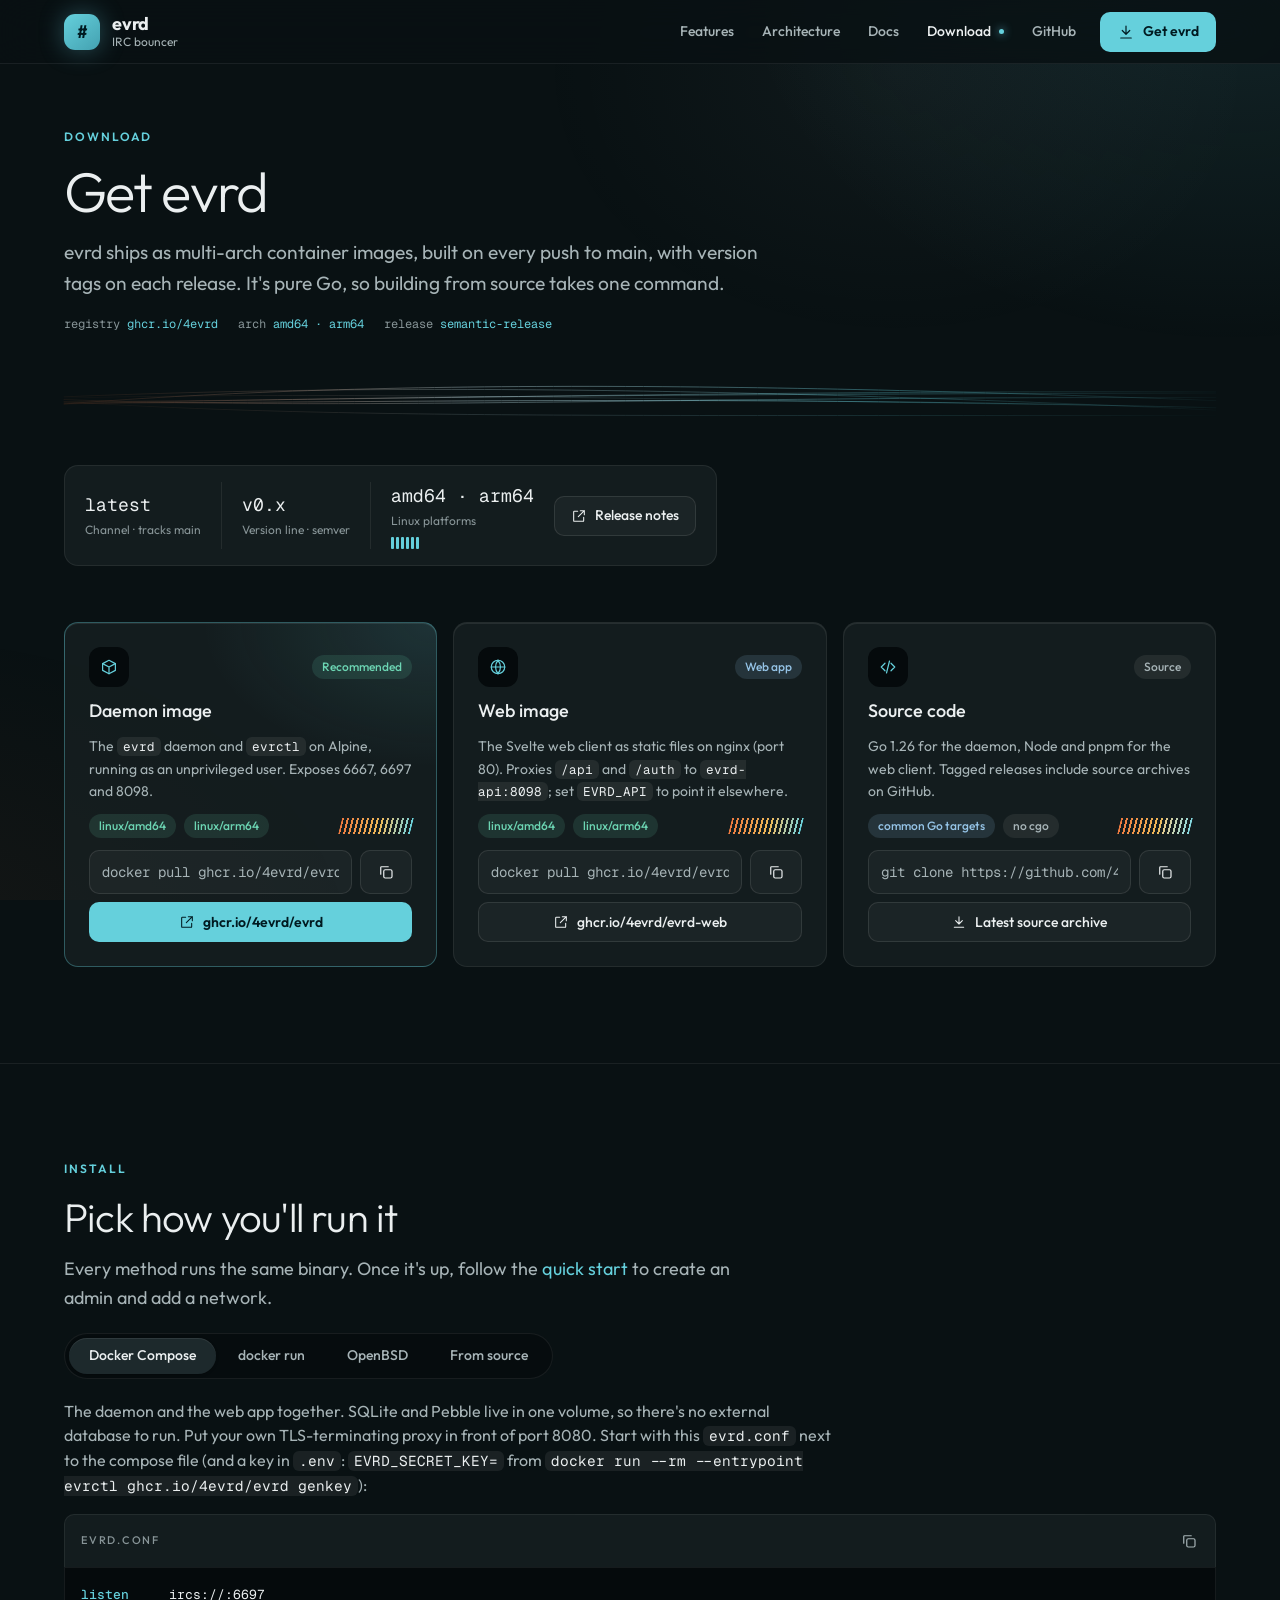
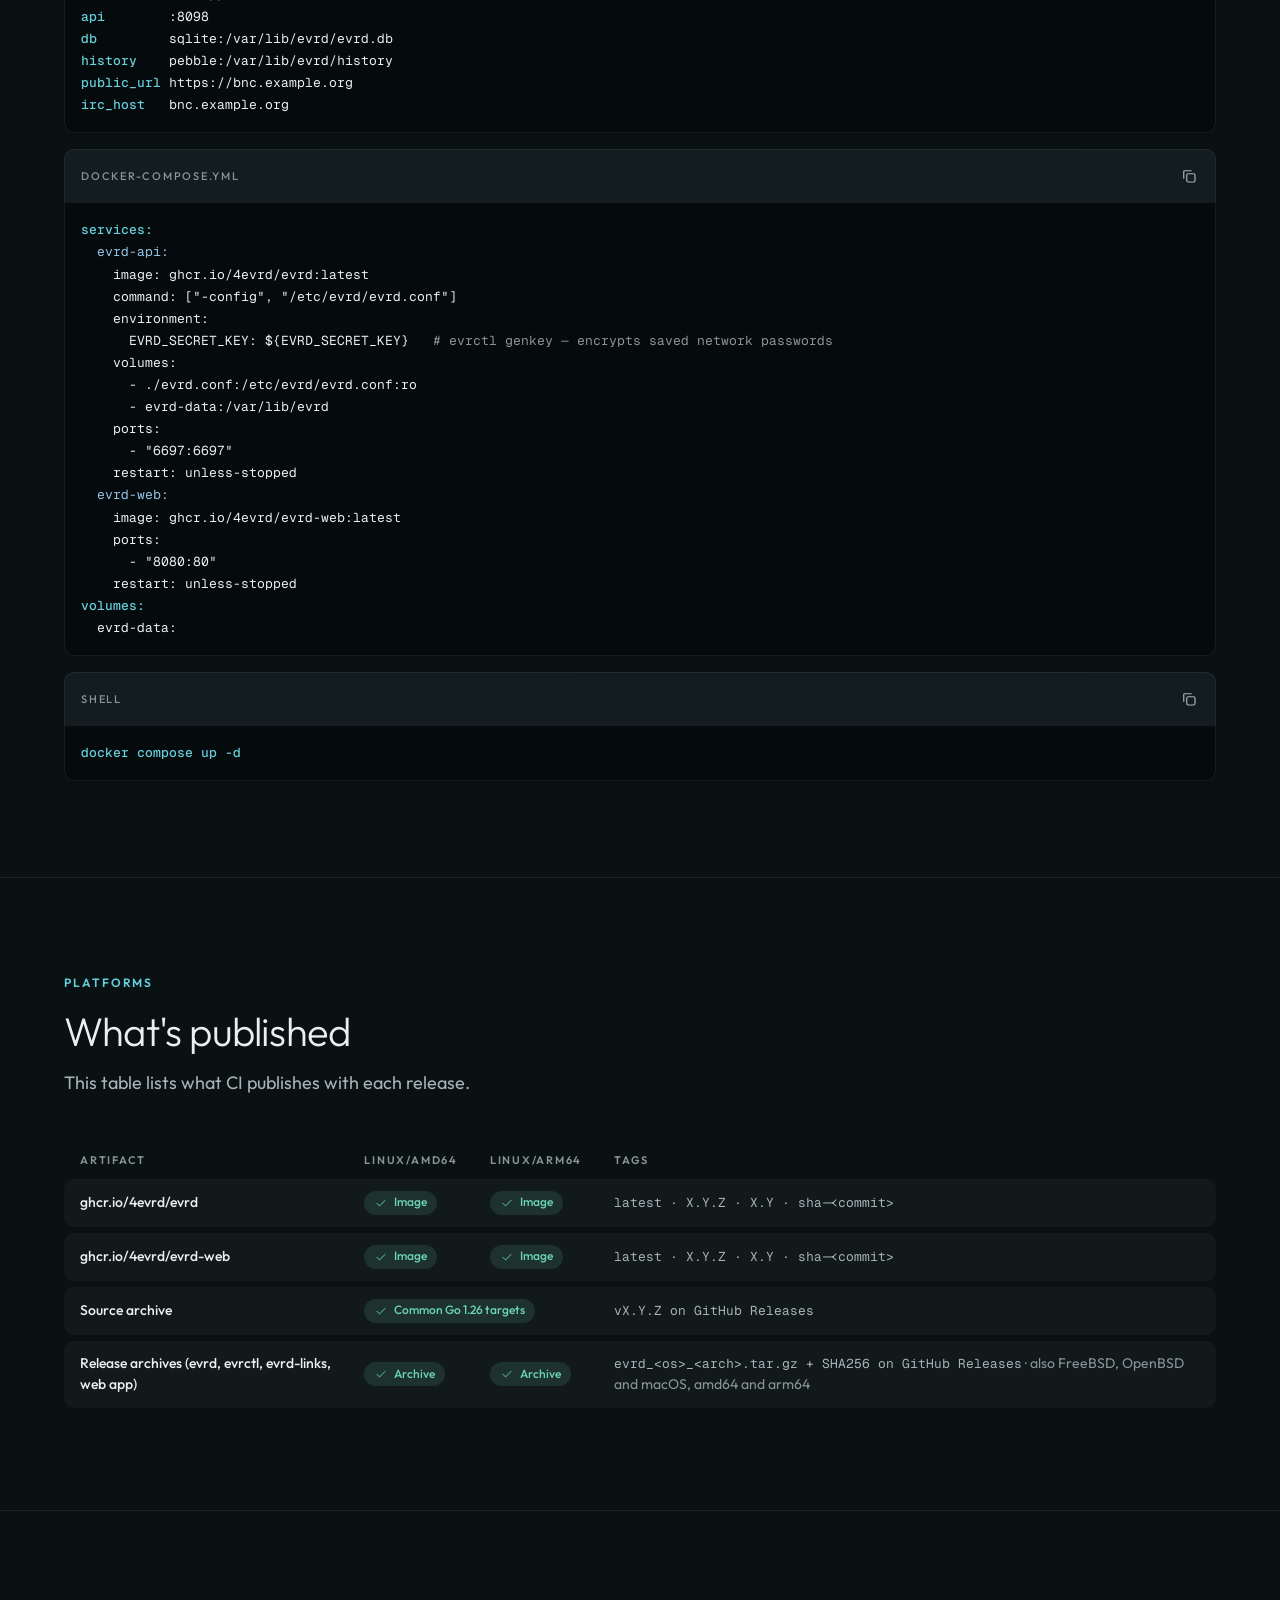
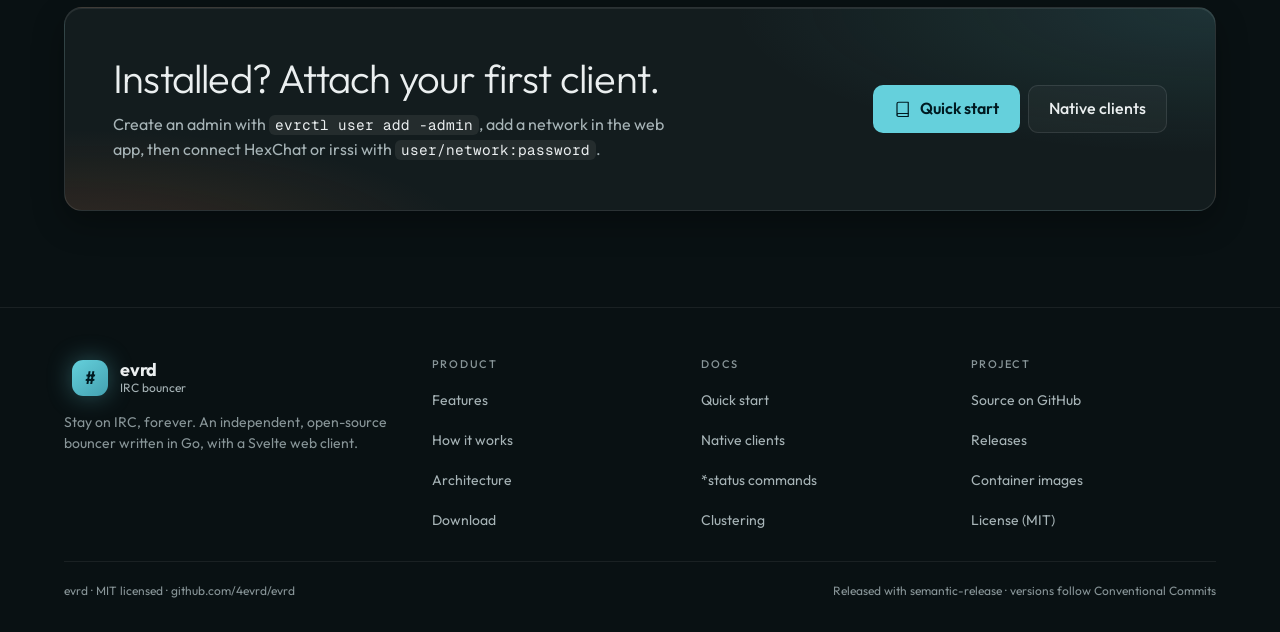
<file: download.html>
<!doctype html>
<html lang="en">
<head>
<meta charset="utf-8">
<meta name="viewport" content="width=device-width, initial-scale=1">
<title>Download · evrd</title>
<meta name="description" content="Install evrd from the multi-arch container images on GHCR, or build it from source.">
<link rel="icon" href="assets/logo.svg" type="image/svg+xml">
<meta property="og:type" content="website">
<meta property="og:title" content="Download · evrd">
<meta property="og:description" content="Install evrd from the multi-arch container images on GHCR, or build it from source.">
<meta property="og:image" content="assets/og-overview.png">
<meta name="twitter:card" content="summary_large_image">
<meta name="theme-color" content="#0f1a1e">
<link rel="preconnect" href="https://fonts.googleapis.com">
<link rel="preconnect" href="https://fonts.gstatic.com" crossorigin>
<link rel="stylesheet" href="https://fonts.googleapis.com/css2?family=Outfit:wght@300;400;500;600&family=Geist+Mono:wght@400;500;700&display=swap">
<link rel="stylesheet" href="assets/evrd.css">
<link rel="stylesheet" href="assets/site.css">
</head>
<body class="site" data-page="download">
<main id="main">

  <section class="page-hero" aria-labelledby="dl-h">
    <div class="wrap enter">
      <span class="eyebrow">Download</span>
      <h1 id="dl-h">Get evrd</h1>
      <p class="lead">evrd ships as multi-arch container images, built on every push to main, with version tags on each release. It's pure Go, so building from source takes one command.</p>
      <div class="tele-row"><span>registry <b>ghcr.io/4evrd</b></span><span>arch <b>amd64 · arm64</b></span><span>release <b>semantic-release</b></span></div>
      <svg class="ribbon" aria-hidden="true"></svg>
      <div class="release-bar" style="margin-top:var(--s3)">
        <div class="od-stat"><span class="n">latest</span><span class="u">Channel · tracks main</span></div>
        <span class="sep" aria-hidden="true"></span>
        <div class="od-stat"><span class="n">v0.x</span><span class="u">Version line · semver</span></div>
        <span class="sep" aria-hidden="true"></span>
        <div class="od-stat"><span class="n">amd64 · arm64</span><span class="u">Linux platforms</span><span class="ticks ok" aria-hidden="true"><i class="on"></i><i class="on"></i><i class="on"></i><i class="on"></i><i class="on"></i><i class="on"></i></span></div>
        <a class="btn" href="https://github.com/4evrd/evrd/releases" rel="noopener"><i data-icon="external" class="i-sm"></i>Release notes</a>
      </div>
    </div>
  </section>

  <!-- ============================================================ options -->
  <section class="section" style="padding-top:var(--s6)" aria-labelledby="opt-h">
    <div class="wrap">
      <h2 class="sr-only" id="opt-h">Ways to get evrd</h2>
      <div class="dl-grid">
        <article class="dl-card featured">
          <div class="tile-top"><span class="ic"><i data-icon="box"></i></span><span class="chip ok">Recommended</span></div>
          <h3>Daemon image</h3>
          <p>The <span class="code">evrd</span> daemon and <span class="code">evrctl</span> on Alpine, running as an unprivileged user. Exposes 6667, 6697 and 8098.</p>
          <div class="sig"><span class="plat"><span class="chip ok">linux/amd64</span><span class="chip ok">linux/arm64</span></span><span class="comb" style="--fill:100%;width:72px" aria-hidden="true"></span></div>
          <div class="od-stack">
            <div class="input-group">
              <label class="sr-only" for="img-evrd">Daemon image pull command</label>
              <input class="input mono" id="img-evrd" readonly value="docker pull ghcr.io/4evrd/evrd:latest">
              <button class="btn" type="button" data-copy="docker pull ghcr.io/4evrd/evrd:latest" aria-label="Copy pull command" data-label="Copy pull command"><i data-icon="copy"></i></button>
            </div>
            <a class="btn btn-primary" href="https://github.com/4evrd/evrd/pkgs/container/evrd" rel="noopener"><i data-icon="external" class="i-sm"></i>ghcr.io/4evrd/evrd</a>
          </div>
        </article>
        <article class="dl-card">
          <div class="tile-top"><span class="ic"><i data-icon="globe"></i></span><span class="chip nick">Web app</span></div>
          <h3>Web image</h3>
          <p>The Svelte web client as static files on nginx (port 80). Proxies <span class="code">/api</span> and <span class="code">/auth</span> to <span class="code">evrd-api:8098</span>; set <span class="code">EVRD_API</span> to point it elsewhere.</p>
          <div class="sig"><span class="plat"><span class="chip ok">linux/amd64</span><span class="chip ok">linux/arm64</span></span><span class="comb" style="--fill:100%;width:72px" aria-hidden="true"></span></div>
          <div class="od-stack">
            <div class="input-group">
              <label class="sr-only" for="img-web">Web image pull command</label>
              <input class="input mono" id="img-web" readonly value="docker pull ghcr.io/4evrd/evrd-web:latest">
              <button class="btn" type="button" data-copy="docker pull ghcr.io/4evrd/evrd-web:latest" aria-label="Copy pull command" data-label="Copy pull command"><i data-icon="copy"></i></button>
            </div>
            <a class="btn" href="https://github.com/4evrd/evrd/pkgs/container/evrd-web" rel="noopener"><i data-icon="external" class="i-sm"></i>ghcr.io/4evrd/evrd-web</a>
          </div>
        </article>
        <article class="dl-card">
          <div class="tile-top"><span class="ic"><i data-icon="code"></i></span><span class="chip">Source</span></div>
          <h3>Source code</h3>
          <p>Go 1.26 for the daemon, Node and pnpm for the web client. Tagged releases include source archives on GitHub.</p>
          <div class="sig"><span class="plat"><span class="chip nick">common Go targets</span><span class="chip">no cgo</span></span><span class="comb" style="--fill:60%;width:72px" aria-hidden="true"></span></div>
          <div class="od-stack">
            <div class="input-group">
              <label class="sr-only" for="src-clone">Clone command</label>
              <input class="input mono" id="src-clone" readonly value="git clone https://github.com/4evrd/evrd.git">
              <button class="btn" type="button" data-copy="git clone https://github.com/4evrd/evrd.git" aria-label="Copy clone command" data-label="Copy clone command"><i data-icon="copy"></i></button>
            </div>
            <a class="btn" href="https://github.com/4evrd/evrd/releases/latest" rel="noopener"><i data-icon="download" class="i-sm"></i>Latest source archive</a>
          </div>
        </article>
      </div>
    </div>
  </section>

  <!-- ============================================================ install -->
  <section class="section" id="install" aria-labelledby="inst-h">
    <div class="wrap install">
      <div class="section-intro" style="margin-bottom:0">
        <span class="eyebrow">Install</span>
        <h2 class="h2-site" id="inst-h">Pick how you'll run it</h2>
        <p>Every method runs the same binary. Once it's up, follow the <a href="docs.html#quick-start">quick start</a> to create an admin and add a network.</p>
      </div>

      <div class="tabs" role="tablist" aria-label="Install method" data-hash>
        <button class="tab" role="tab" id="tab-compose" aria-controls="m-compose" aria-selected="true">Docker Compose</button>
        <button class="tab" role="tab" id="tab-docker" aria-controls="m-docker" aria-selected="false">docker run</button>
        <button class="tab" role="tab" id="tab-openbsd" aria-controls="m-openbsd" aria-selected="false">OpenBSD</button>
        <button class="tab" role="tab" id="tab-source" aria-controls="m-source" aria-selected="false">From source</button>
      </div>

      <div class="install-panel" role="tabpanel" id="m-compose" aria-labelledby="tab-compose" tabindex="0">
        <p>The daemon and the web app together. SQLite and Pebble live in one volume, so there's no external database to run. Put your own TLS-terminating proxy in front of port 8080. Start with this <span class="code">evrd.conf</span> next to the compose file (and a key in <span class="code">.env</span>: <span class="code">EVRD_SECRET_KEY=</span> from <span class="code">docker run --rm --entrypoint evrctl ghcr.io/4evrd/evrd genkey</span>):</p>
        <div class="codeblock">
          <div class="cb-head"><span class="caps">evrd.conf</span><button class="copy-btn" type="button" data-copy-from="#c-conf" aria-label="Copy evrd.conf" data-label="Copy evrd.conf"><i data-icon="copy"></i></button></div>
<pre class="snippet" id="c-conf"><b>listen</b>     ircs://:6697
<b>api</b>        :8098
<b>db</b>         sqlite:/var/lib/evrd/evrd.db
<b>history</b>    pebble:/var/lib/evrd/history
<b>public_url</b> https://bnc.example.org
<b>irc_host</b>   bnc.example.org</pre>
        </div>
        <div class="codeblock">
          <div class="cb-head"><span class="caps">docker-compose.yml</span><button class="copy-btn" type="button" data-copy-from="#c-compose" aria-label="Copy compose file" data-label="Copy compose file"><i data-icon="copy"></i></button></div>
<pre class="snippet" id="c-compose"><b>services:</b>
  <em>evrd-api:</em>
    image: ghcr.io/4evrd/evrd:latest
    command: ["-config", "/etc/evrd/evrd.conf"]
    environment:
      EVRD_SECRET_KEY: ${EVRD_SECRET_KEY}   <span class="c"># evrctl genkey — encrypts saved network passwords</span>
    volumes:
      - ./evrd.conf:/etc/evrd/evrd.conf:ro
      - evrd-data:/var/lib/evrd
    ports:
      - "6697:6697"
    restart: unless-stopped
  <em>evrd-web:</em>
    image: ghcr.io/4evrd/evrd-web:latest
    ports:
      - "8080:80"
    restart: unless-stopped
<b>volumes:</b>
  evrd-data:</pre>
        </div>
        <div class="codeblock">
          <div class="cb-head"><span class="caps">shell</span><button class="copy-btn" type="button" data-copy="docker compose up -d" aria-label="Copy command" data-label="Copy command"><i data-icon="copy"></i></button></div>
<pre class="snippet"><b>docker compose up -d</b></pre>
        </div>
      </div>

      <div class="install-panel" role="tabpanel" id="m-docker" aria-labelledby="tab-docker" tabindex="0" hidden>
        <p>The daemon alone, for native IRC clients only, or behind a web app you host yourself. Use the same <span class="code">evrd.conf</span> as in the Docker Compose tab.</p>
        <div class="codeblock">
          <div class="cb-head"><span class="caps">shell</span><button class="copy-btn" type="button" data-copy-from="#c-docker" aria-label="Copy command" data-label="Copy command"><i data-icon="copy"></i></button></div>
<pre class="snippet" id="c-docker"><b>docker run -d</b> --name evrd \
  -p 6697:6697 -p 8098:8098 \
  -v "$PWD/evrd.conf:/etc/evrd/evrd.conf:ro" \
  -e EVRD_SECRET_KEY="$EVRD_SECRET_KEY" \
  -v evrd-data:/var/lib/evrd \
  ghcr.io/4evrd/evrd:latest -config /etc/evrd/evrd.conf</pre>
        </div>
        <div class="callout"><i data-icon="info"></i><p>Pin a version for production. Use <span class="code">:X.Y</span> to follow patch releases, or <span class="code">:X.Y.Z</span> to stay on one exact build.</p></div>
      </div>

      <div class="install-panel" role="tabpanel" id="m-openbsd" aria-labelledby="tab-openbsd" tabindex="0" hidden>
        <p>A native install without Docker, in one command. It asks for your host name, the certificate (Let's Encrypt, self-signed or none), whether evrd or relayd serves HTTPS, and single sign-on (optional), then installs evrd chrooted to <span class="code">/var/evrd</span>, running as <span class="code">_evrd</span>, unveiled and pledged. Data stays in SQLite and Pebble, so there's no database server. Run as root:</p>
        <div class="codeblock">
          <div class="cb-head"><span class="caps">shell</span><button class="copy-btn" type="button" data-copy-from="#c-openbsd" aria-label="Copy commands" data-label="Copy commands"><i data-icon="copy"></i></button></div>
<pre class="snippet" id="c-openbsd"><b>ftp</b> -o - https://raw.githubusercontent.com/4evrd/evrd/main/deploy/openbsd/install.sh | <b>sh</b></pre>
        </div>
        <div class="callout"><i data-icon="info"></i><p>It verifies the release against its <span class="code">SHA256</span> file, and running the same command again upgrades in place, without taking anyone off IRC (the <a href="architecture.html#restarts">connection holder</a> keeps their connections open while evrd restarts). The questions, options and layout are in the <a href="docs.html#openbsd">OpenBSD docs</a>.</p></div>
      </div>

      <div class="install-panel" role="tabpanel" id="m-source" aria-labelledby="tab-source" tabindex="0" hidden>
        <p>Pure Go with no cgo, so it cross-compiles with <span class="code">GOOS</span>/<span class="code">GOARCH</span> (Linux, macOS, Windows and the BSDs; amd64, arm64, 386, arm) and doesn't need a C toolchain.</p>
        <div class="codeblock">
          <div class="cb-head"><span class="caps">shell</span><button class="copy-btn" type="button" data-copy-from="#c-source" aria-label="Copy commands" data-label="Copy commands"><i data-icon="copy"></i></button></div>
<pre class="snippet" id="c-source"><b>git clone</b> https://github.com/4evrd/evrd.git && cd evrd
<b>make build</b>      <span class="c"># bin/evrd, bin/evrctl</span>
<b>make web</b>        <span class="c"># web/build — serve it and proxy /api, /auth to :8098</span>
./bin/evrd -config evrd.conf</pre>
        </div>
      </div>
    </div>
  </section>

  <!-- ============================================================ platforms -->
  <section class="section" aria-labelledby="plat-h">
    <div class="wrap">
      <div class="section-intro">
        <span class="eyebrow">Platforms</span>
        <h2 class="h2-site" id="plat-h">What's published</h2>
        <p>This table lists what CI publishes with each release.</p>
      </div>
      <div class="table-wrap">
        <table class="matrix">
          <thead><tr><th scope="col">Artifact</th><th scope="col">linux/amd64</th><th scope="col">linux/arm64</th><th scope="col">Tags</th></tr></thead>
          <tbody>
            <tr><td>ghcr.io/4evrd/evrd</td><td><span class="chip ok"><i data-icon="check"></i>Image</span></td><td><span class="chip ok"><i data-icon="check"></i>Image</span></td><td><span class="mono">latest · X.Y.Z · X.Y · sha-&lt;commit&gt;</span></td></tr>
            <tr><td>ghcr.io/4evrd/evrd-web</td><td><span class="chip ok"><i data-icon="check"></i>Image</span></td><td><span class="chip ok"><i data-icon="check"></i>Image</span></td><td><span class="mono">latest · X.Y.Z · X.Y · sha-&lt;commit&gt;</span></td></tr>
            <tr><td>Source archive</td><td colspan="2"><span class="chip ok"><i data-icon="check"></i>Common Go 1.26 targets</span></td><td><span class="mono">vX.Y.Z on GitHub Releases</span></td></tr>
            <tr><td>Release archives (evrd, evrctl, evrd-links, web app)</td><td><span class="chip ok"><i data-icon="check"></i>Archive</span></td><td><span class="chip ok"><i data-icon="check"></i>Archive</span></td><td><span class="mono">evrd_&lt;os&gt;_&lt;arch&gt;.tar.gz + SHA256 on GitHub Releases</span> <span class="faint">· also FreeBSD, OpenBSD and macOS, amd64 and arm64</span></td></tr>
          </tbody>
        </table>
      </div>
    </div>
  </section>

  <section class="section" aria-labelledby="next-h">
    <div class="wrap">
      <div class="cta-band">
        <div>
          <h2 class="h2-site" id="next-h">Installed? Attach your first client.</h2>
          <p>Create an admin with <span class="code">evrctl user add -admin</span>, add a network in the web app, then connect HexChat or irssi with <span class="code">user/network:password</span>.</p>
        </div>
        <div class="od-cluster">
          <a class="btn btn-primary btn-lg" href="docs.html#quick-start"><i data-icon="book"></i>Quick start</a>
          <a class="btn btn-lg" href="docs.html#native-clients">Native clients</a>
        </div>
      </div>
    </div>
  </section>

</main>
<script src="assets/site.js"></script>
</body>
</html>
</file>
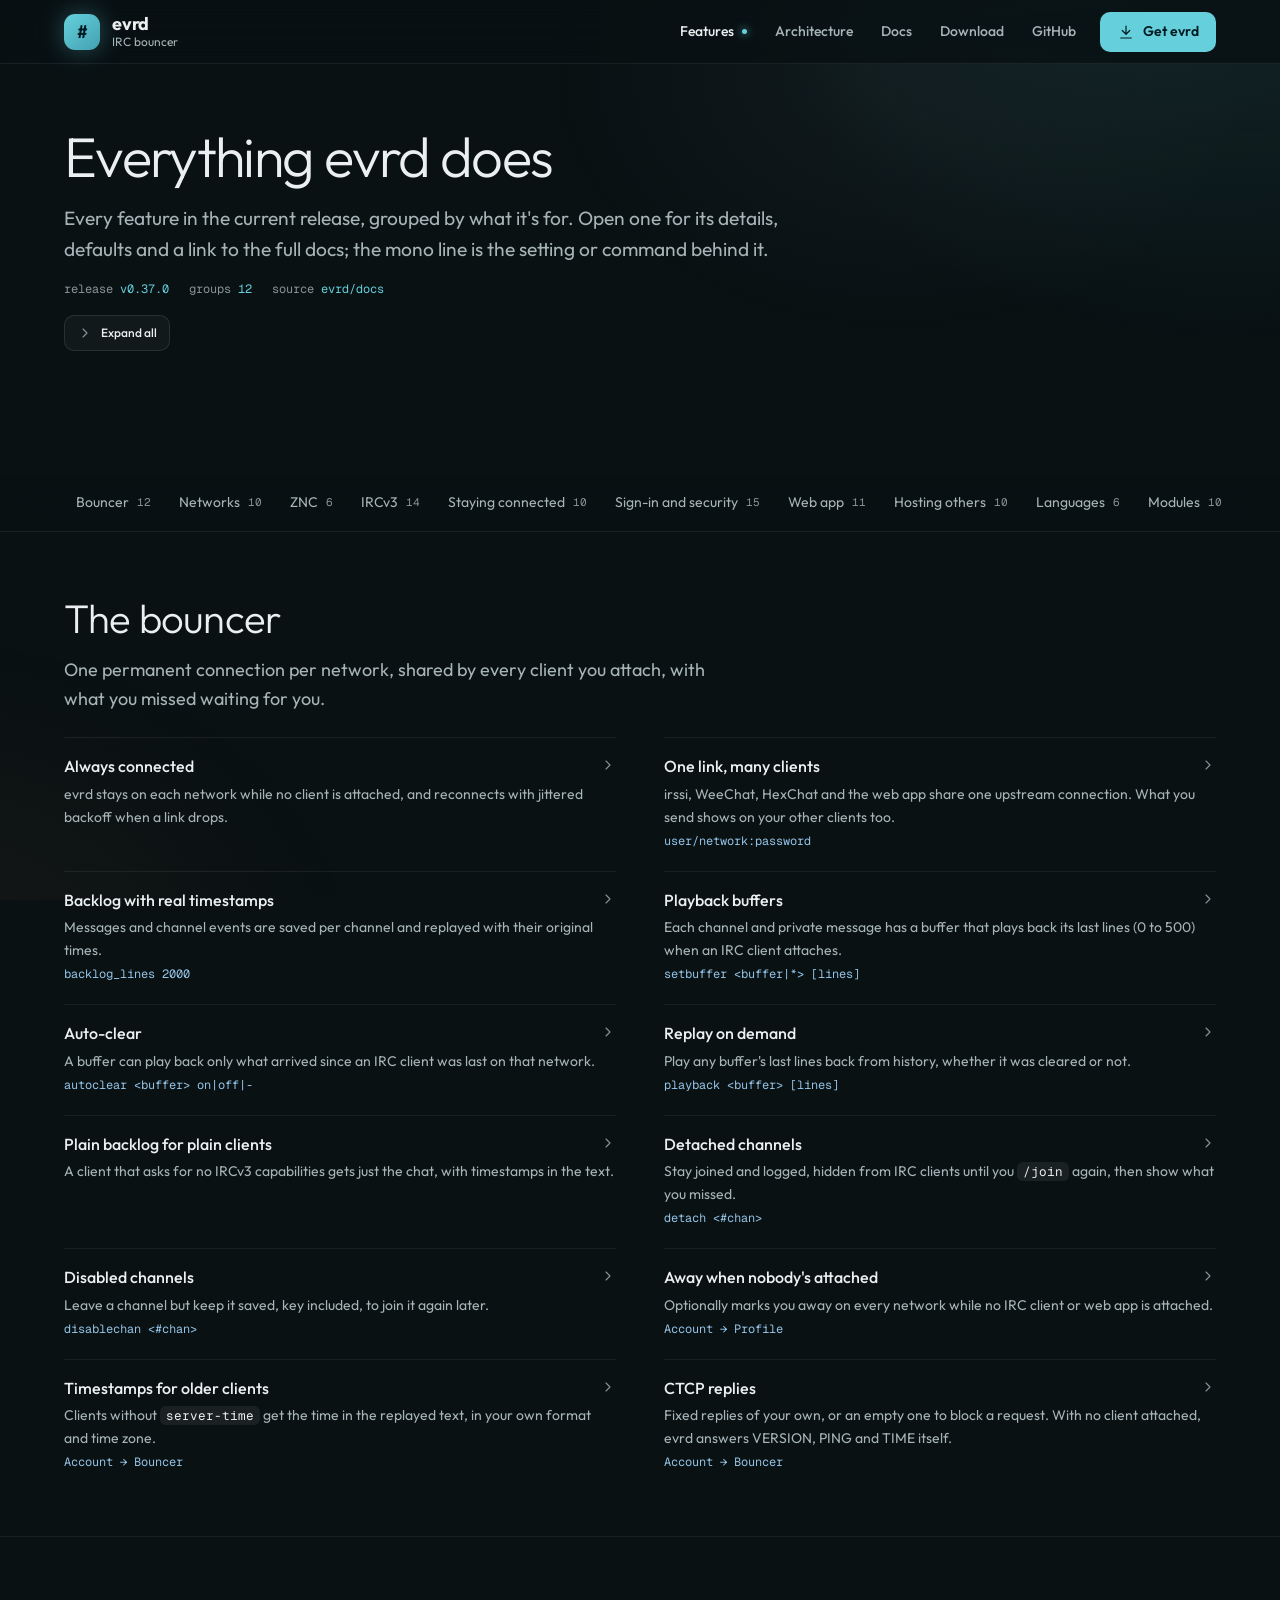
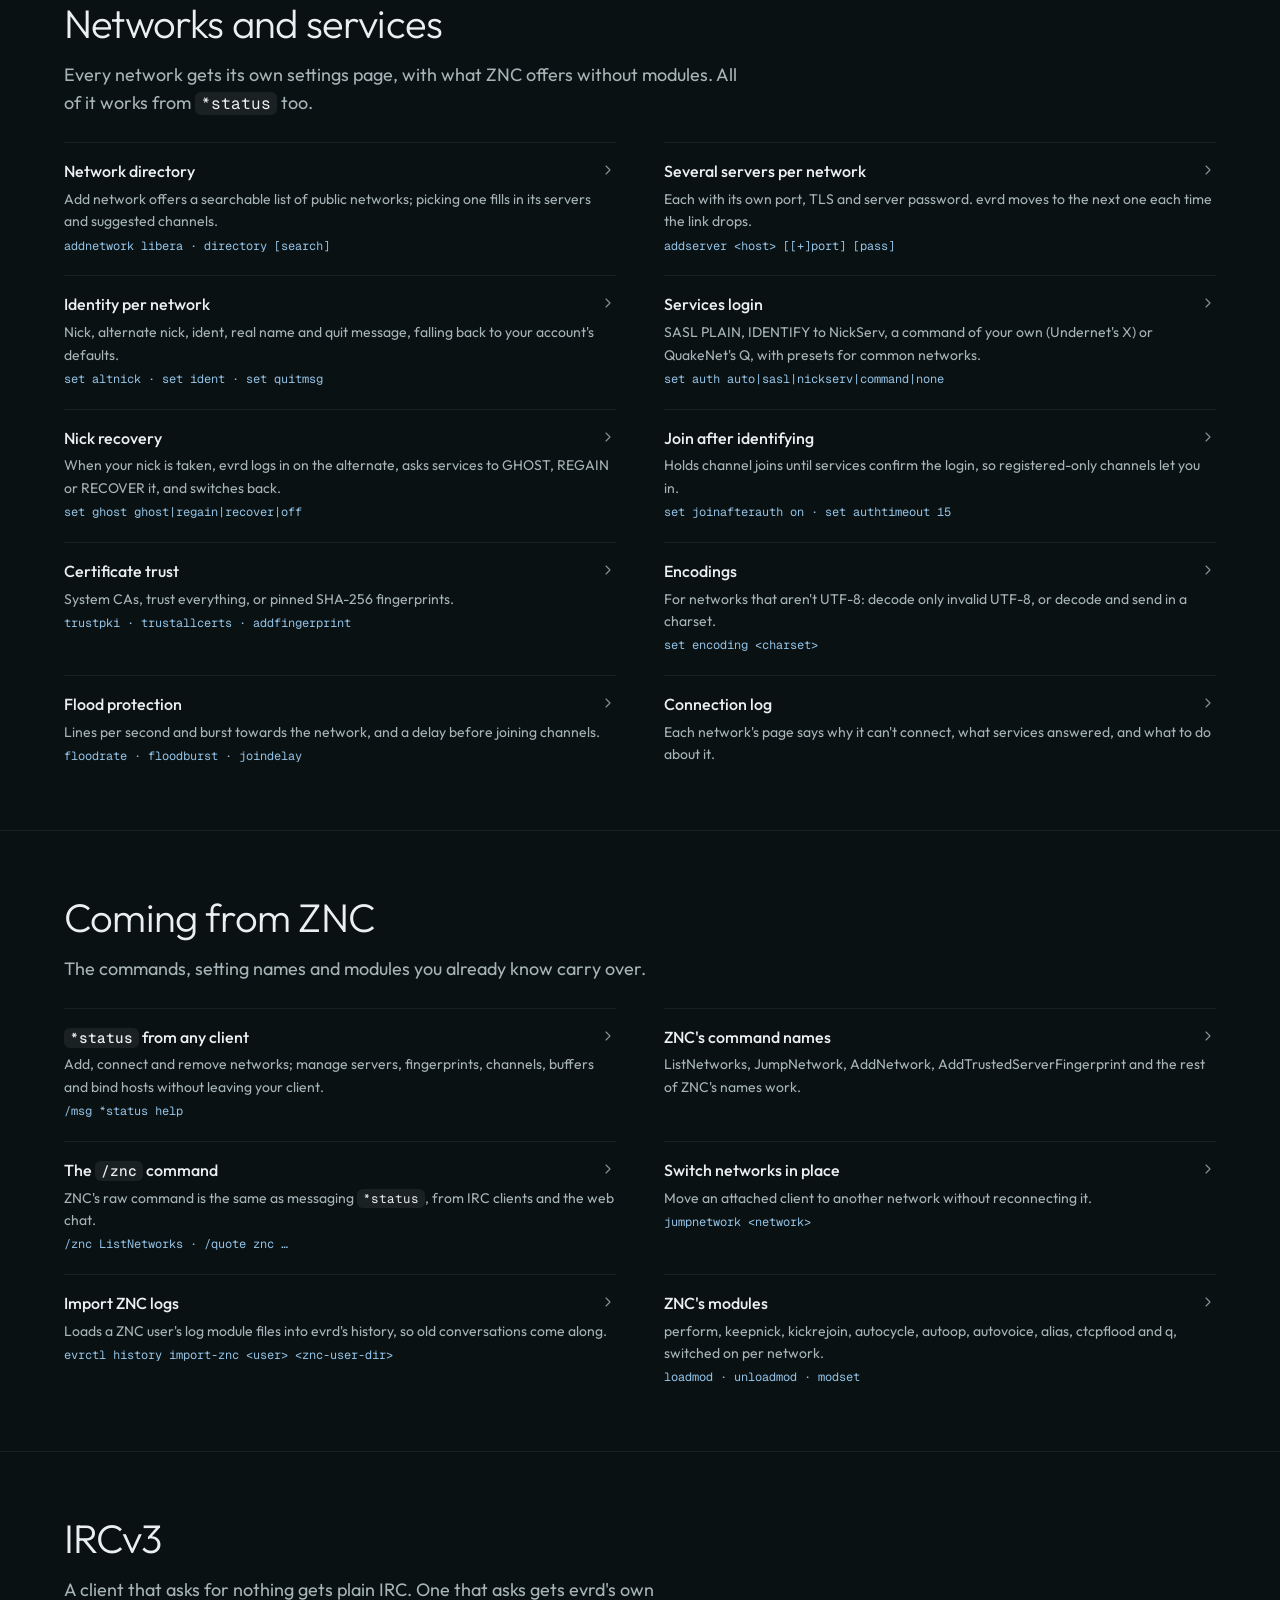
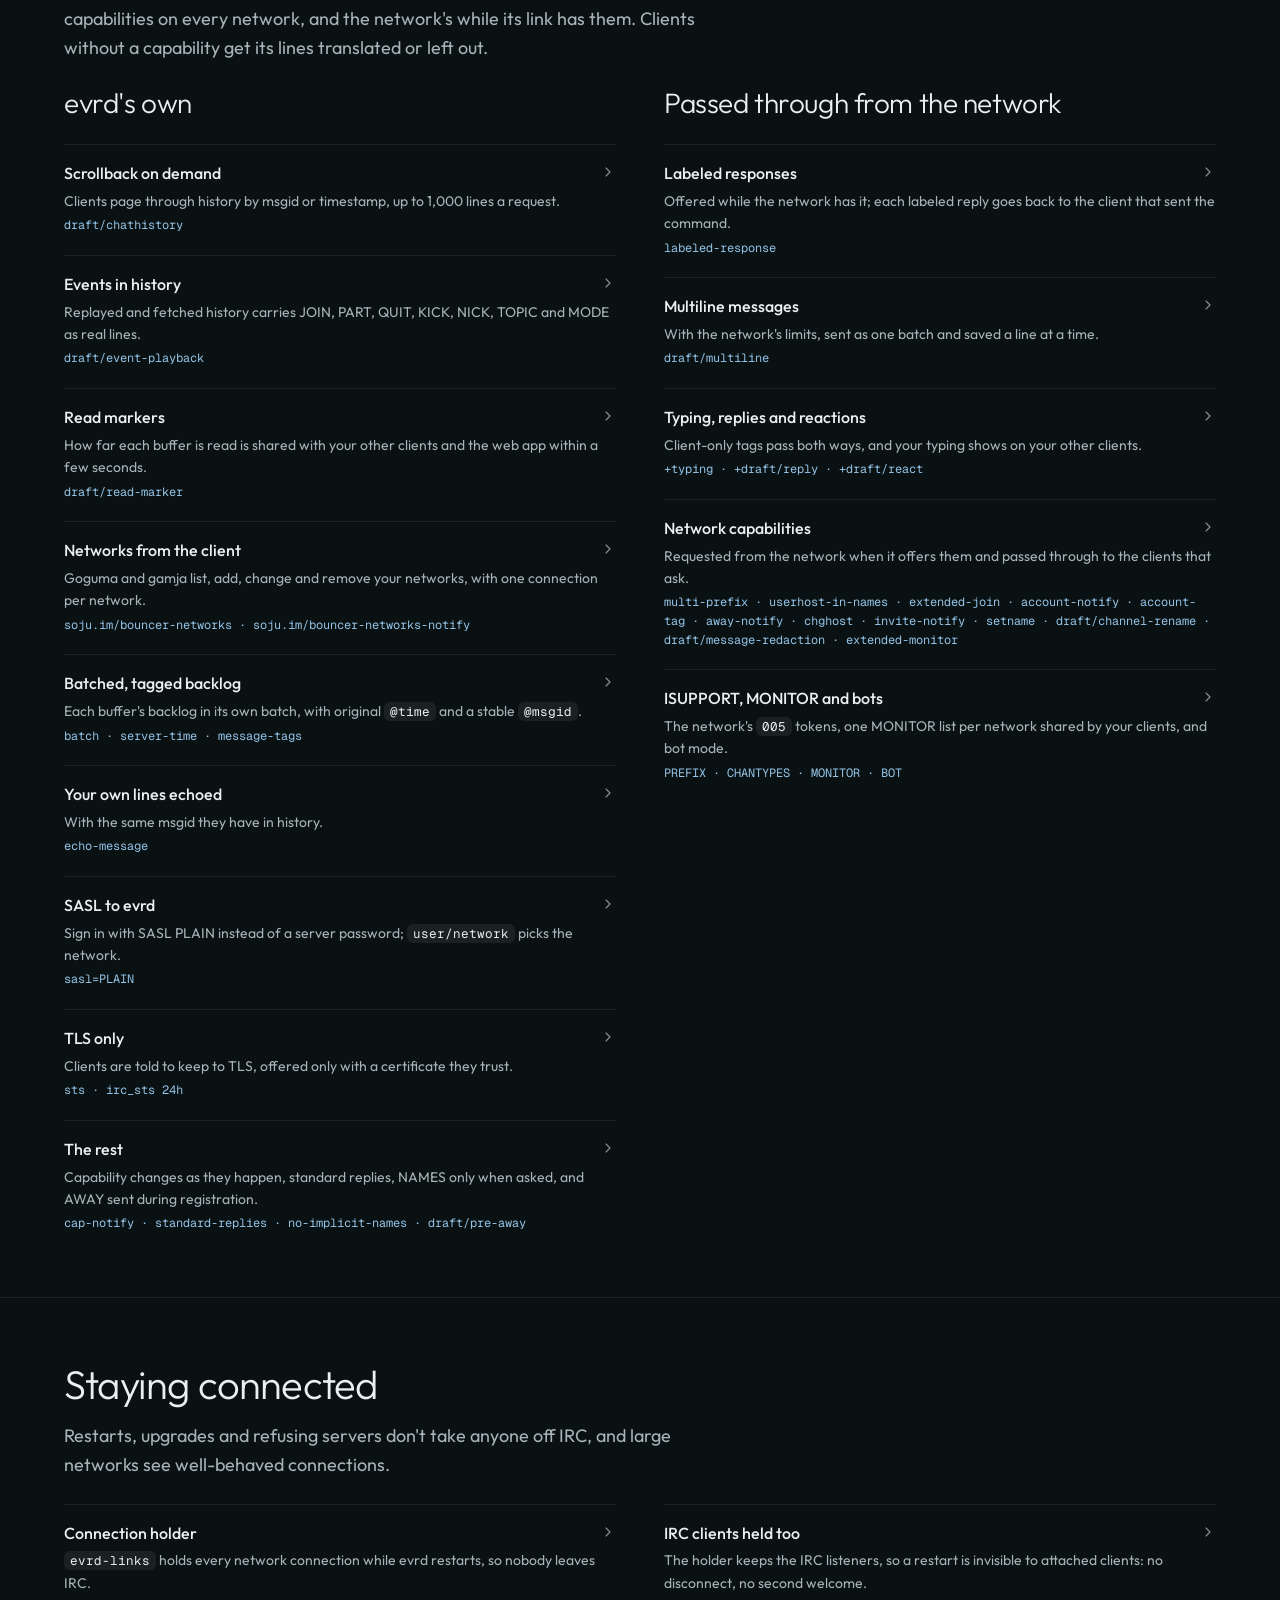
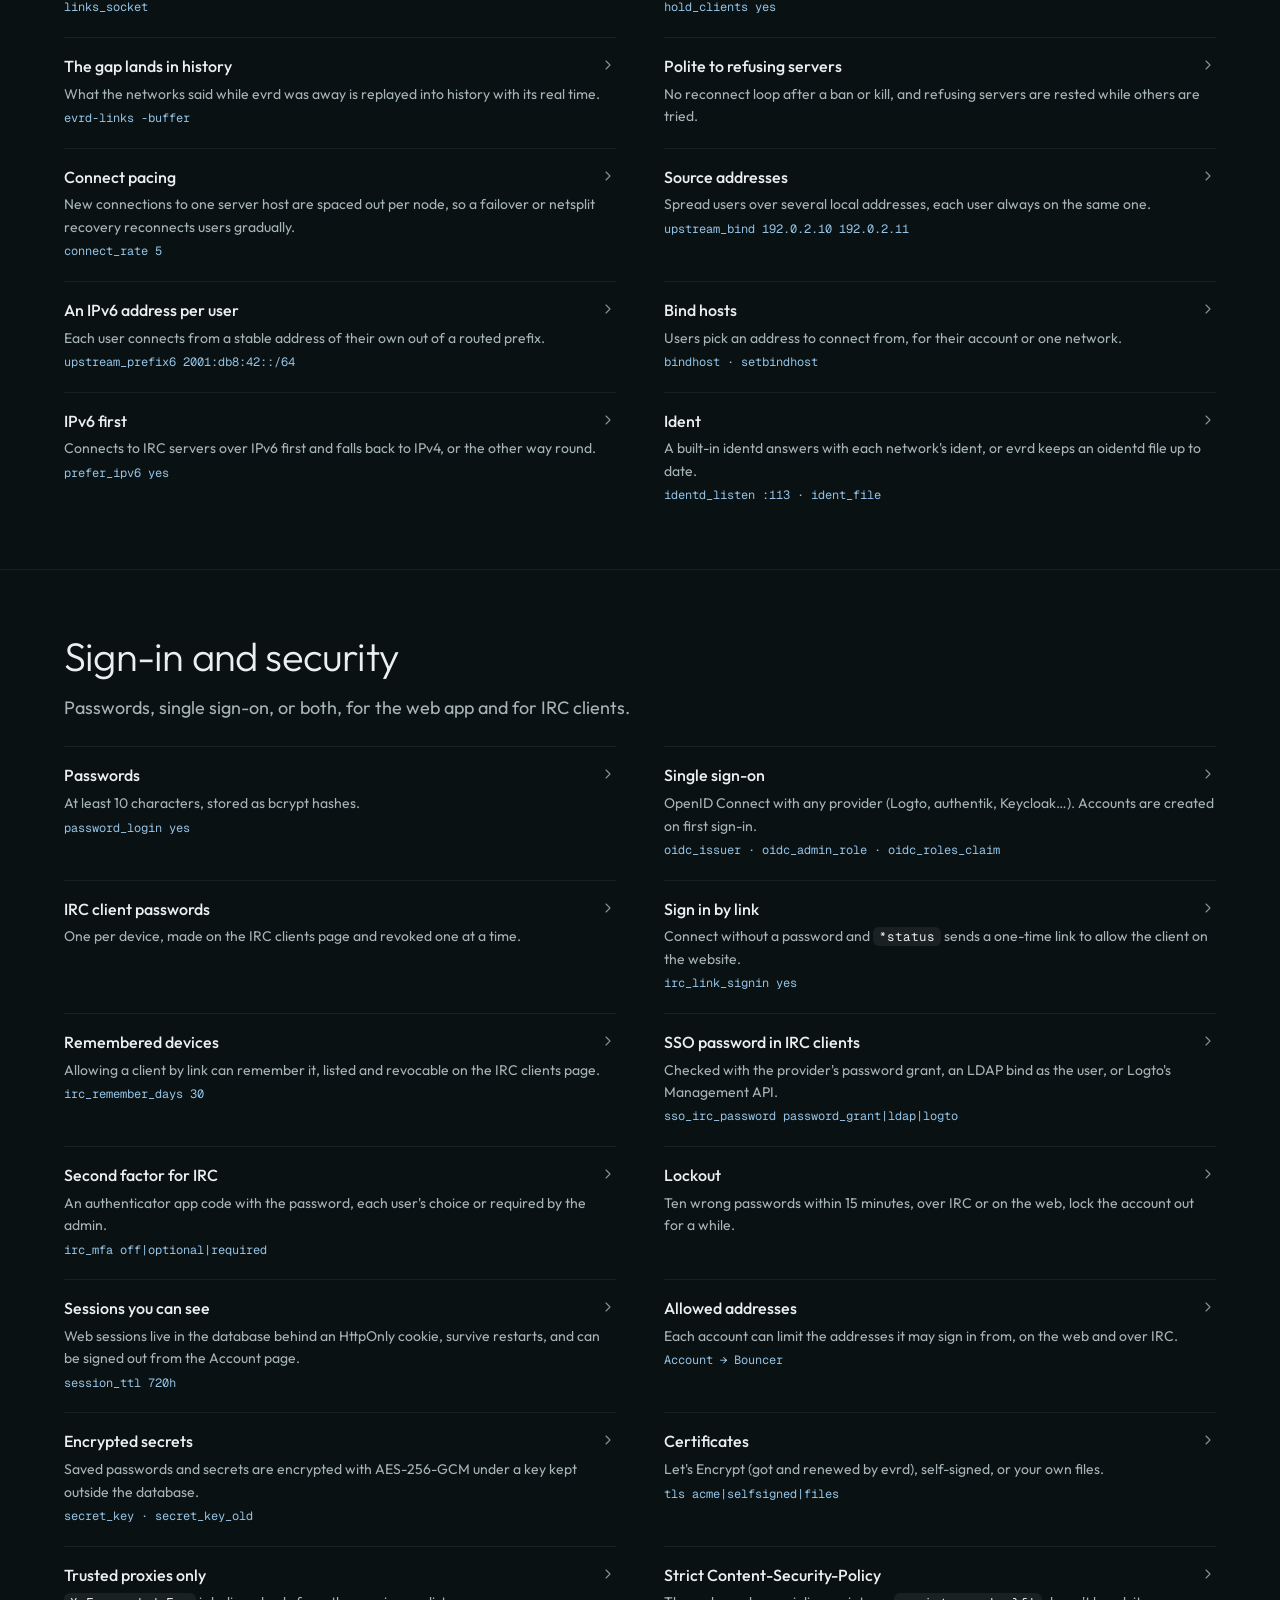
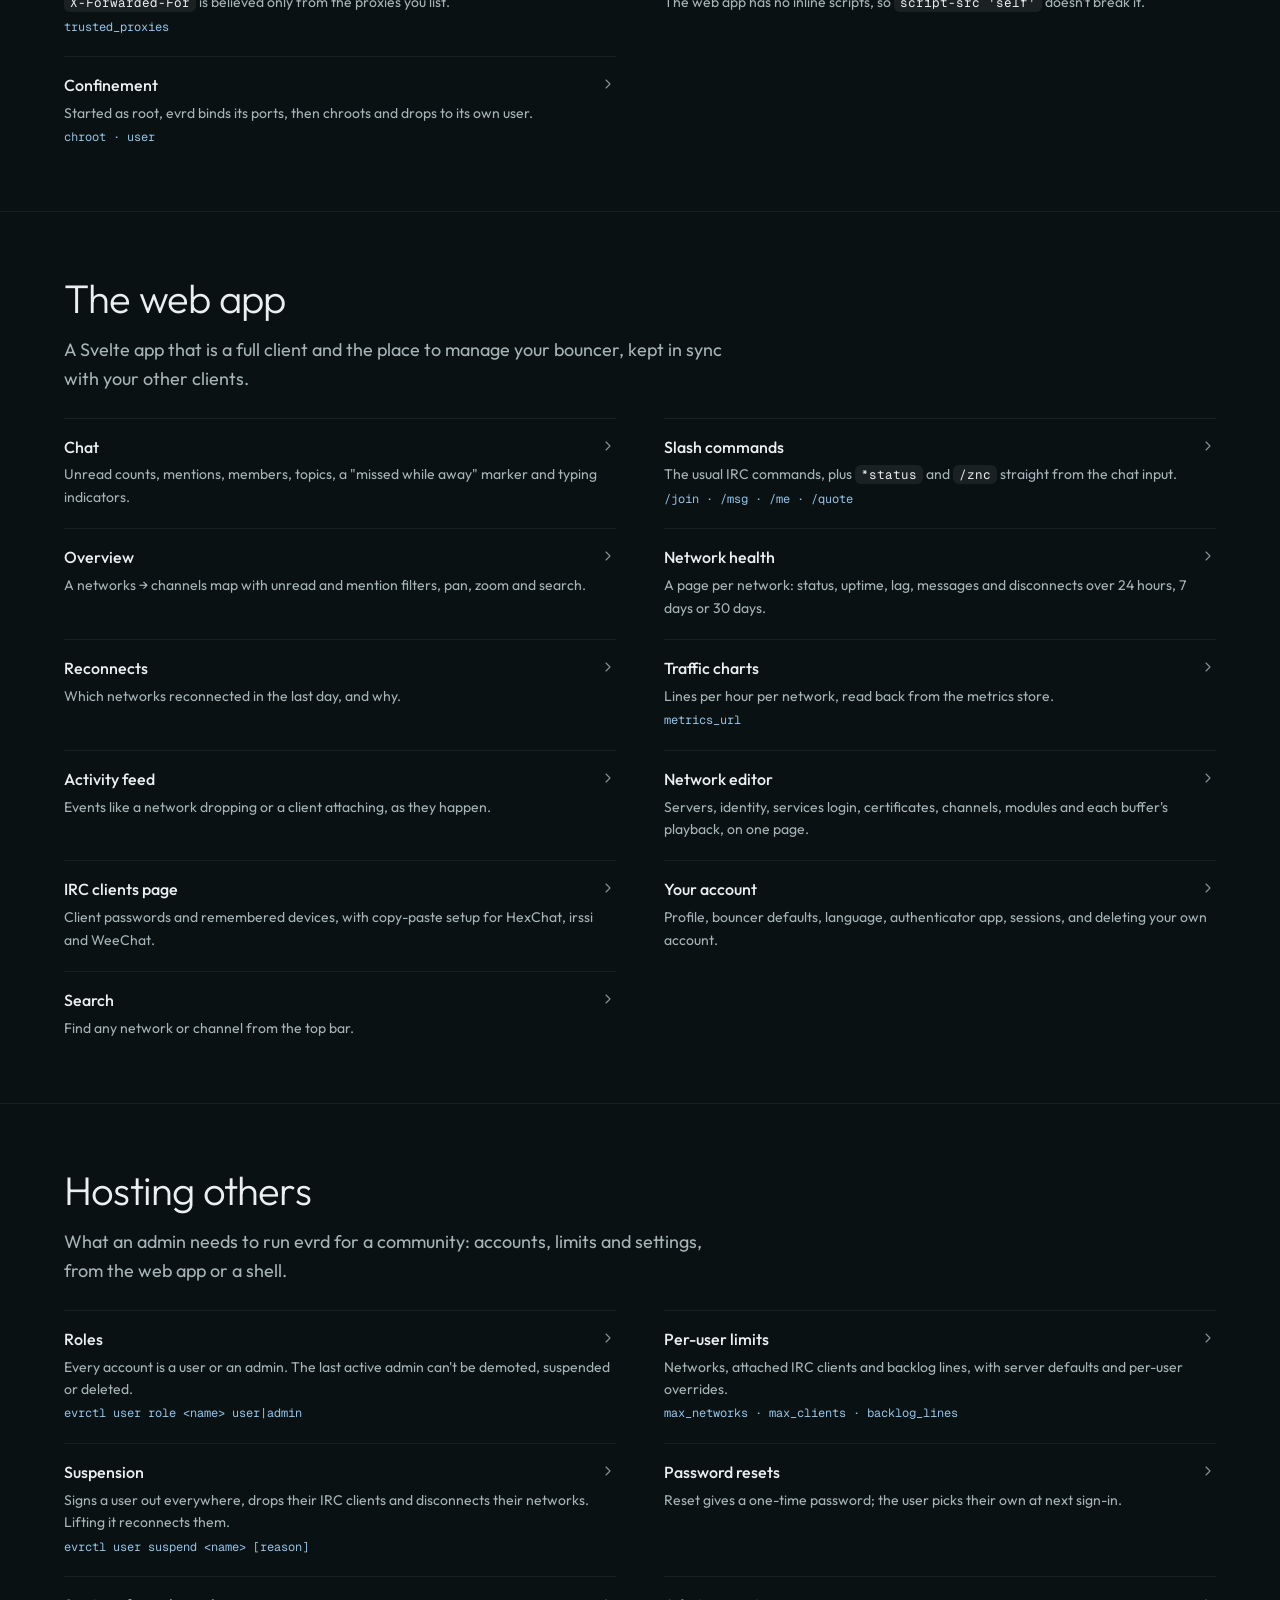
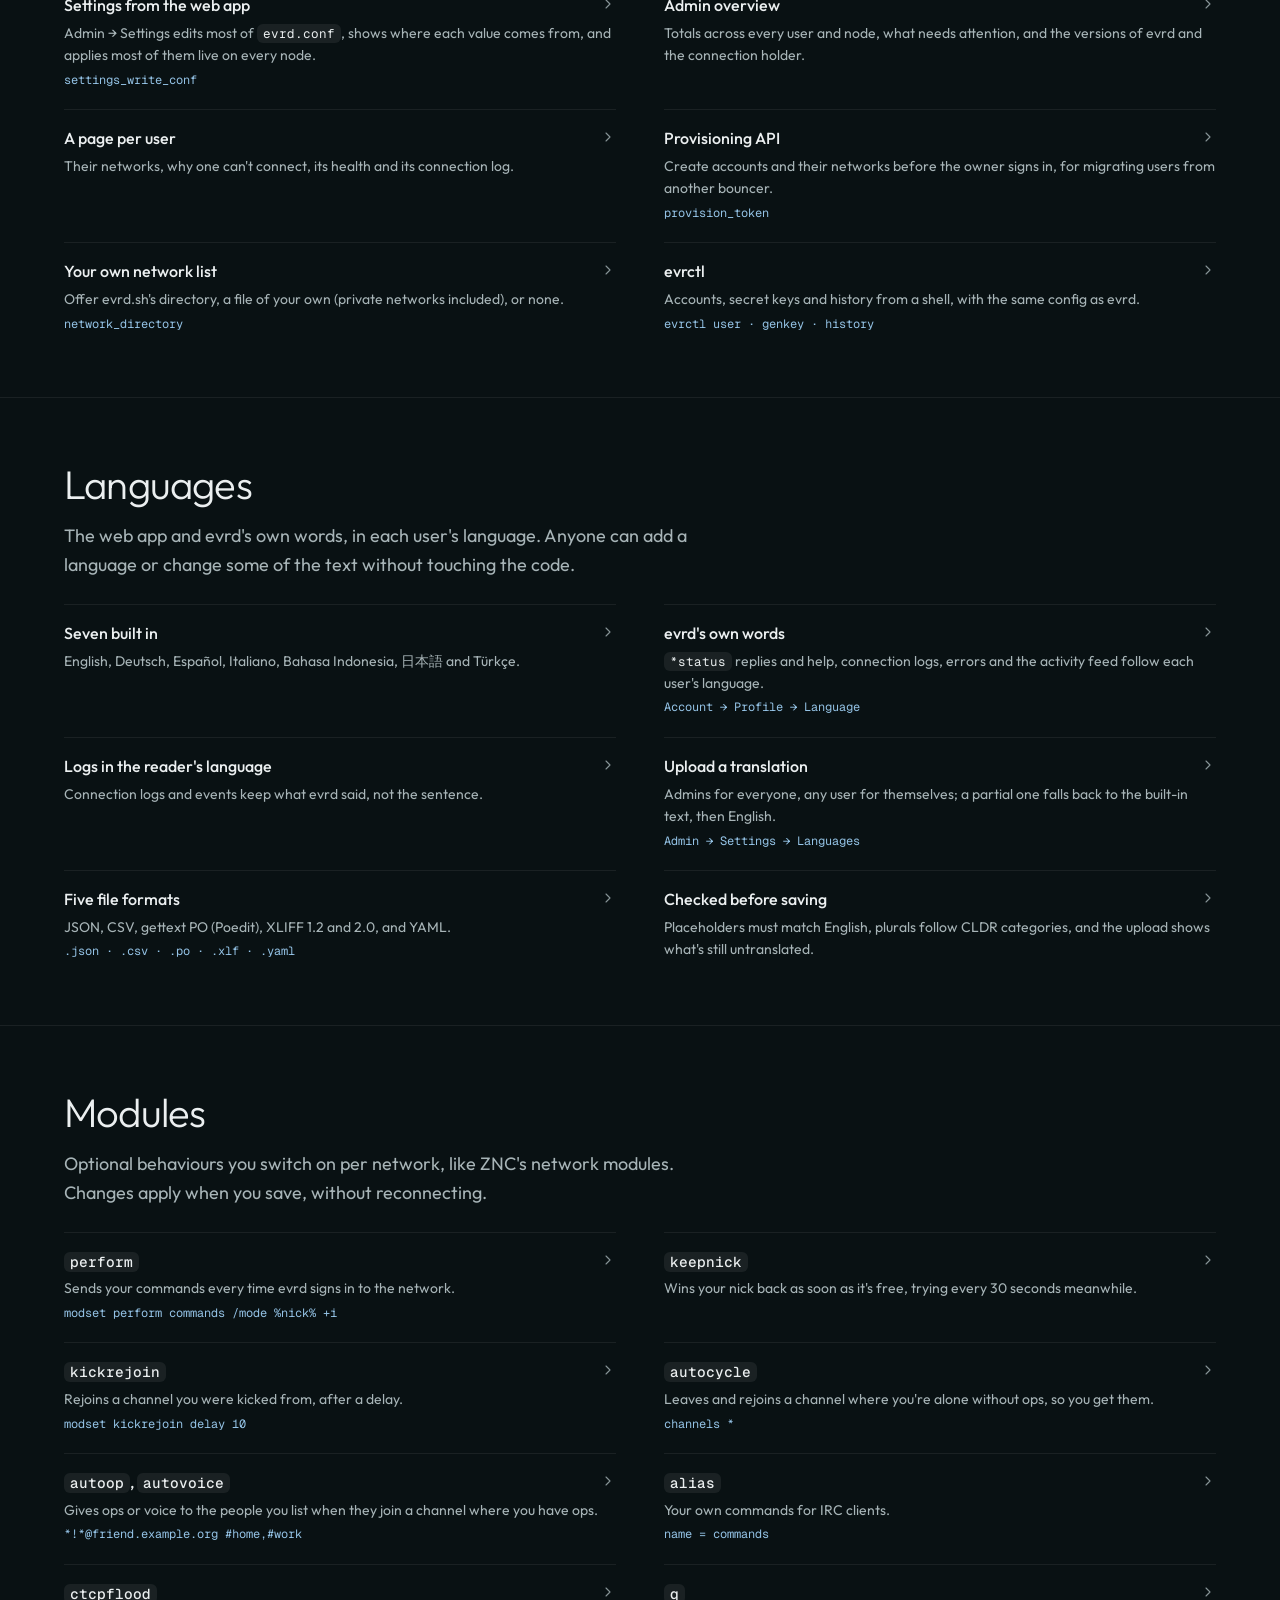
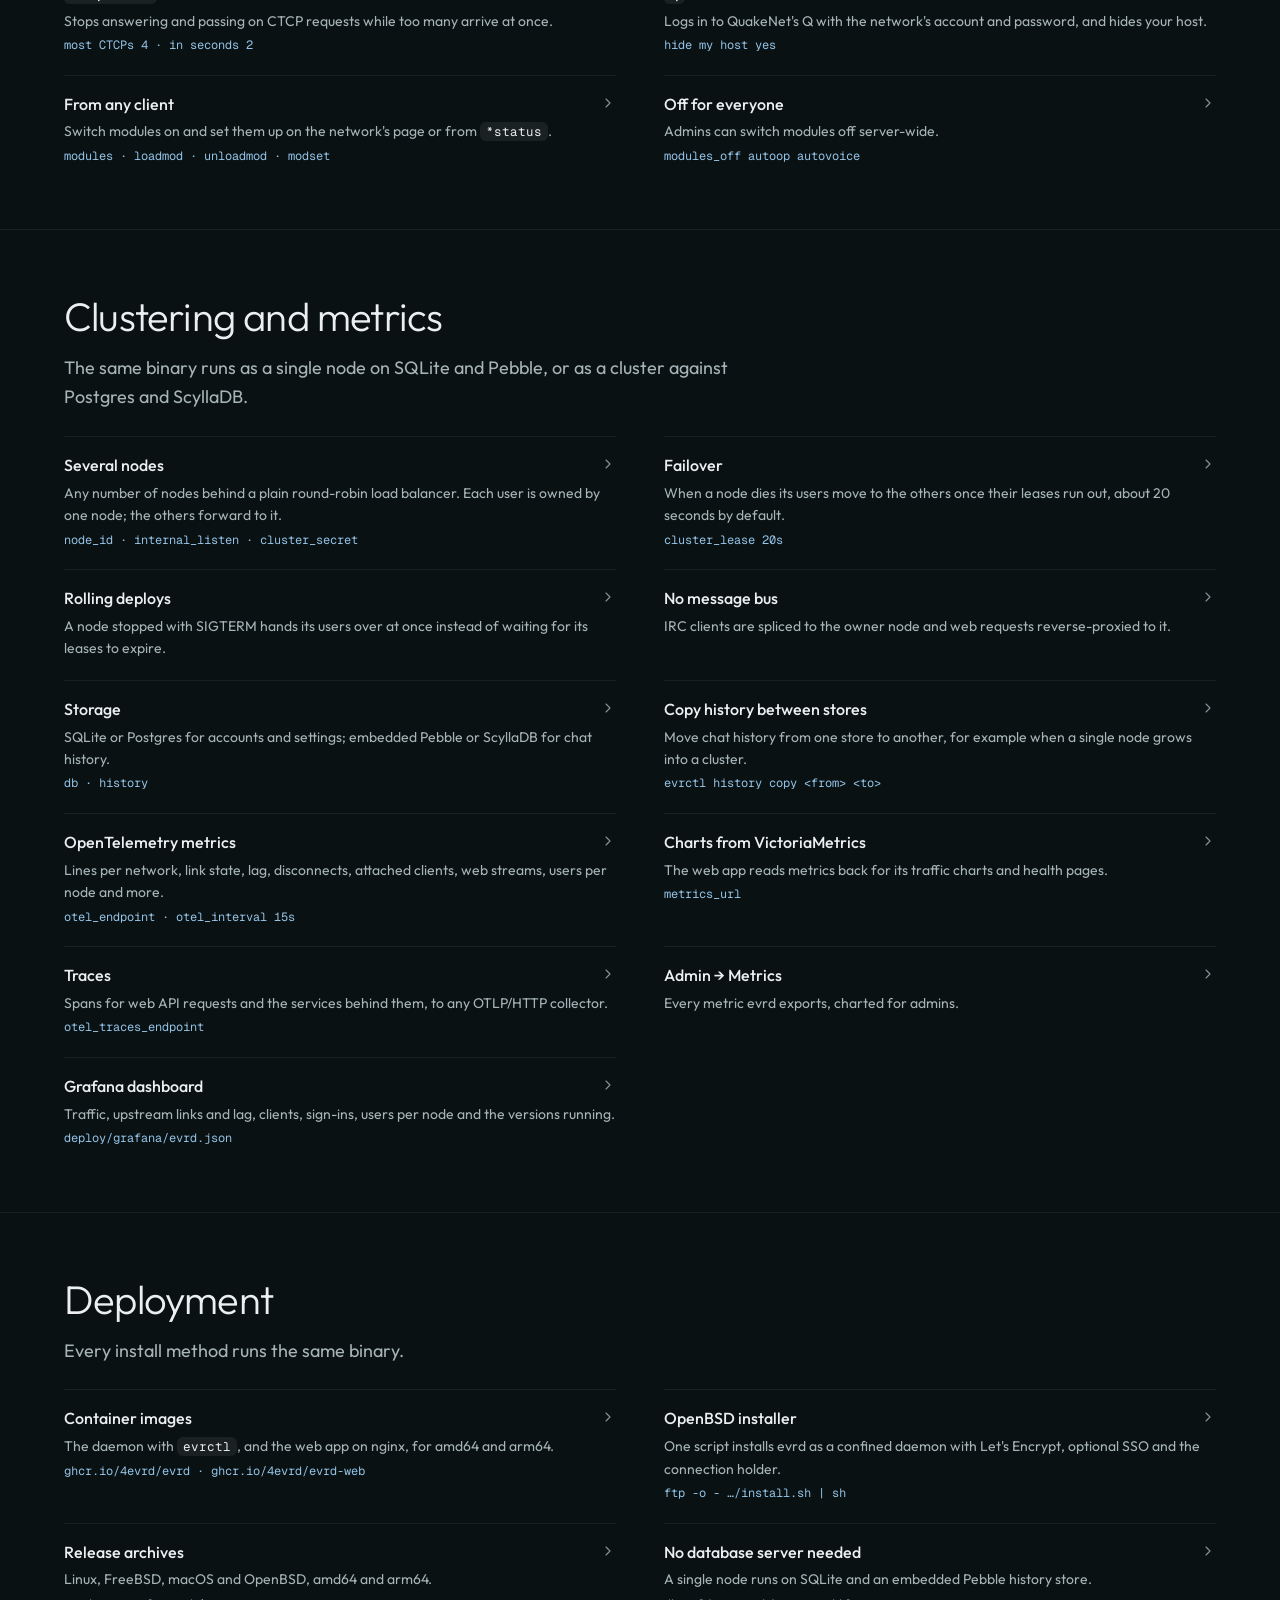
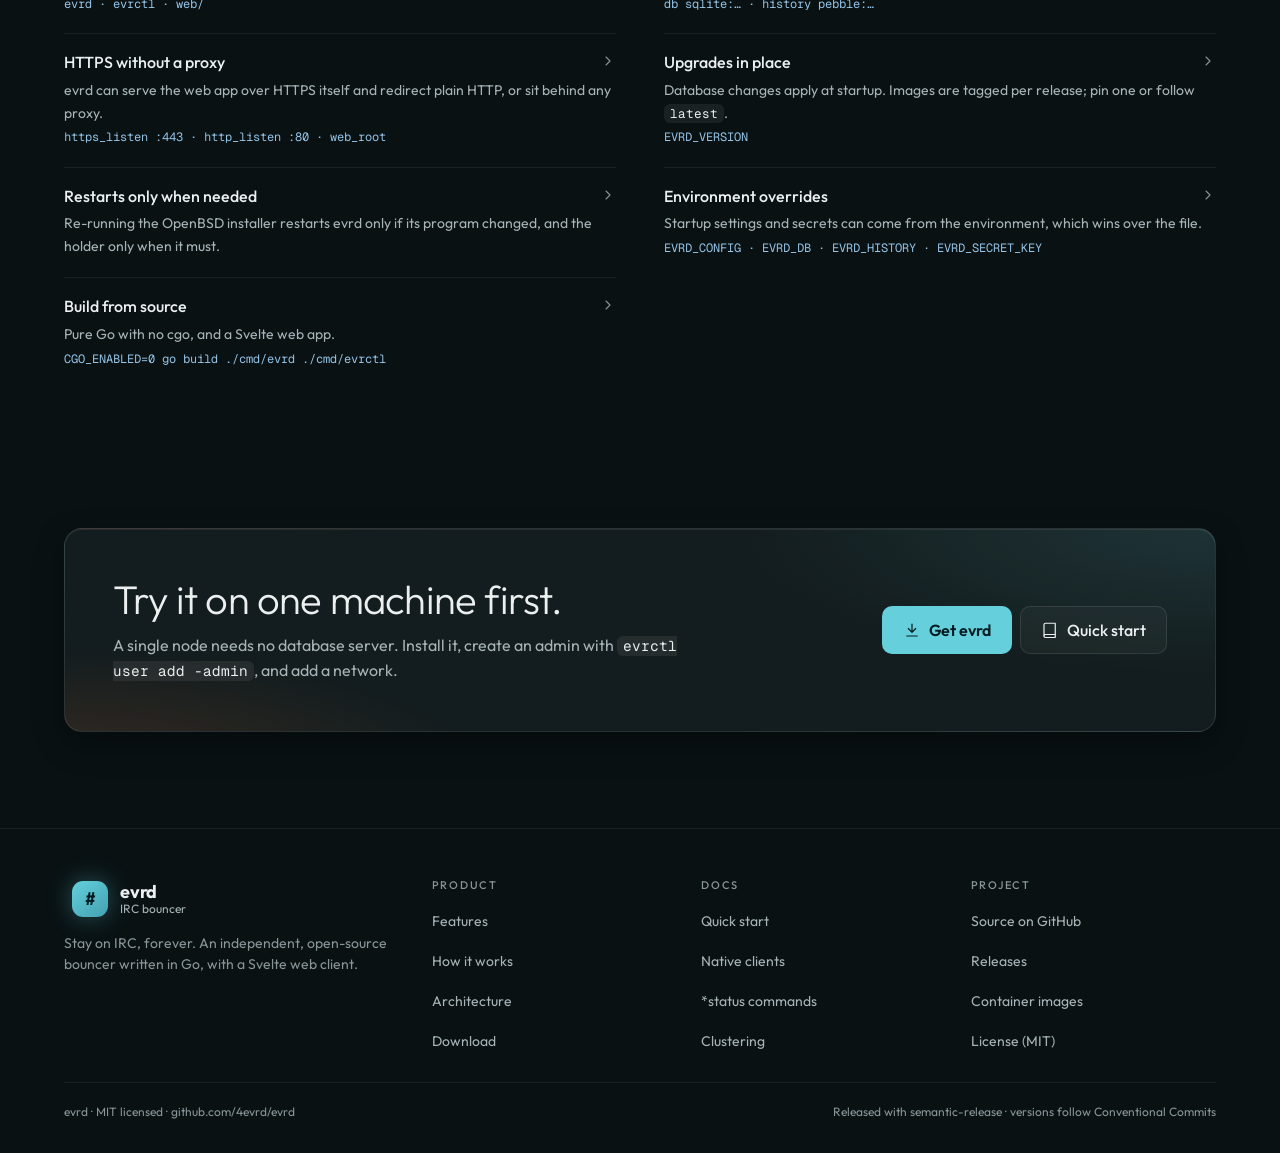
<file: features.html>
<!doctype html>
<html lang="en">
<head>
<meta charset="utf-8">
<meta name="viewport" content="width=device-width, initial-scale=1">
<title>Features · evrd</title>
<meta name="description" content="Everything evrd, the IRC bouncer, does today: backlog and playback, ZNC-style *status, IRCv3, a connection holder for restarts, single sign-on, modules, translations, clustering and metrics.">
<link rel="icon" href="assets/logo.svg" type="image/svg+xml">
<meta property="og:type" content="website">
<meta property="og:title" content="Features · evrd">
<meta property="og:description" content="Everything evrd, the IRC bouncer, does today: backlog and playback, ZNC-style *status, IRCv3, a connection holder for restarts, single sign-on, modules, translations, clustering and metrics.">
<meta property="og:image" content="assets/og-overview.png">
<meta name="twitter:card" content="summary_large_image">
<meta name="theme-color" content="#0f1a1e">
<link rel="preconnect" href="https://fonts.googleapis.com">
<link rel="preconnect" href="https://fonts.gstatic.com" crossorigin>
<link rel="stylesheet" href="https://fonts.googleapis.com/css2?family=Outfit:wght@300;400;500;600&family=Geist+Mono:wght@400;500;700&display=swap">
<link rel="stylesheet" href="assets/evrd.css">
<link rel="stylesheet" href="assets/site.css">
</head>
<body class="site" data-page="features">
<main id="main">

  <section class="page-hero" aria-labelledby="feat-page-h" style="padding-bottom:var(--s5)">
    <div class="wrap enter">
      <h1 id="feat-page-h">Everything evrd does</h1>
      <p class="lead">Every feature in the current release, grouped by what it's for. Open one for its details, defaults and a link to the full docs; the mono line is the setting or command behind it.</p>
      <div class="tele-row"><span>release <b>v0.37.0</b></span><span>groups <b>12</b></span><span>source <b>evrd/docs</b></span></div>
      <button class="btn btn-sm" type="button" id="feat-toggle" aria-pressed="false" hidden><i data-icon="chevron" class="i-sm feat-chev"></i><span>Expand all</span></button>
      <svg class="ribbon" aria-hidden="true"></svg>
    </div>
  </section>

  <nav class="arch-nav" aria-label="Feature groups">
    <div class="wrap">
      <a href="#bouncer">Bouncer <span class="n">12</span></a>
      <a href="#networks">Networks <span class="n">10</span></a>
      <a href="#znc">ZNC <span class="n">6</span></a>
      <a href="#ircv3">IRCv3 <span class="n">14</span></a>
      <a href="#connected">Staying connected <span class="n">10</span></a>
      <a href="#security">Sign-in and security <span class="n">15</span></a>
      <a href="#web">Web app <span class="n">11</span></a>
      <a href="#hosting">Hosting others <span class="n">10</span></a>
      <a href="#languages">Languages <span class="n">6</span></a>
      <a href="#modules">Modules <span class="n">10</span></a>
      <a href="#scale">Clustering and metrics <span class="n">11</span></a>
      <a href="#deploy">Deployment <span class="n">9</span></a>
    </div>
  </nav>

  <section class="feat-section" id="bouncer" aria-labelledby="f-bouncer-h">
    <div class="wrap">
      <div class="section-intro">
        <h2 class="h2-site" id="f-bouncer-h">The bouncer</h2>
        <p>One permanent connection per network, shared by every client you attach, with what you missed waiting for you.</p>
      </div>
      <ul class="feat-list cols" role="list">
        <li><details><summary><span class="feat-head"><span class="feat-name">Always connected</span><i data-icon="chevron" class="i-sm feat-chev"></i></span><span class="feat-line">evrd stays on each network while no client is attached, and reconnects with jittered backoff when a link drops.</span></summary><div class="feat-more"><p>A link that drops after working for a while reconnects at once; one cut off soon after connecting backs off, up to five minutes. Switching a network off in the web app or with <span class="code">disconnect</span> is the only thing that takes it down for good.</p><a class="feat-doc" href="docs.html#upstream">Full docs</a></div></details></li>
        <li><details><summary><span class="feat-head"><span class="feat-name">One link, many clients</span><i data-icon="chevron" class="i-sm feat-chev"></i></span><span class="feat-line">irssi, WeeChat, HexChat and the web app share one upstream connection. What you send shows on your other clients too.</span><span class="set">user/network:password</span></summary><div class="feat-more"><p>Clients attach with a server password of <span class="code">user:password</span> (your first network) or <span class="code">user/network:password</span>. Your own messages, notices and <span class="code">/me</span> actions are saved and shown on your other clients and in the web chat. <span class="code">max_clients</span> caps how many IRC clients a user can attach at once (0, the default, is unlimited).</p><a class="feat-doc" href="docs.html#native-clients">Full docs</a></div></details></li>
        <li><details><summary><span class="feat-head"><span class="feat-name">Backlog with real timestamps</span><i data-icon="chevron" class="i-sm feat-chev"></i></span><span class="feat-line">Messages and channel events are saved per channel and replayed with their original times.</span><span class="set">backlog_lines 2000</span></summary><div class="feat-more"><p>Joins, parts, quits, kicks, nick changes, topics and modes are saved with the messages. evrd keeps <span class="code">backlog_lines</span> per channel or private message (2,000 by default, 0 keeps everything) and prunes every 10 minutes. Clients with <span class="code">server-time</span> get each line tagged <span class="code">@time</span>.</p><a class="feat-doc" href="docs.html#channel-events">Full docs</a></div></details></li>
        <li><details><summary><span class="feat-head"><span class="feat-name">Playback buffers</span><i data-icon="chevron" class="i-sm feat-chev"></i></span><span class="feat-line">Each channel and private message has a buffer that plays back its last lines (0 to 500) when an IRC client attaches.</span><span class="set">setbuffer &lt;buffer|*&gt; [lines]</span></summary><div class="feat-more"><p>Set the default under Account → Bouncer, per network with <span class="code">setbuffer * &lt;lines&gt;</span>, or for one buffer. The network's page in the web app has the same settings under Playback, with what's waiting in each buffer. Buffer names take wildcards (<span class="code">#evrd*</span>) and lists (<span class="code">#a,#b</span>).</p><a class="feat-doc" href="docs.html#playback">Full docs</a></div></details></li>
        <li><details><summary><span class="feat-head"><span class="feat-name">Auto-clear</span><i data-icon="chevron" class="i-sm feat-chev"></i></span><span class="feat-line">A buffer can play back only what arrived since an IRC client was last on that network.</span><span class="set">autoclear &lt;buffer&gt; on|off|-</span></summary><div class="feat-more"><p>Like ZNC's AutoClearChanBuffer and AutoClearQueryBuffer: set it for channels and for private messages under Account → Bouncer, or per buffer. While another client is on the network, an auto-clearing buffer plays back nothing. <span class="code">clearbuffer</span> starts a buffer over; the lines stay in history.</p><a class="feat-doc" href="docs.html#playback">Full docs</a></div></details></li>
        <li><details><summary><span class="feat-head"><span class="feat-name">Replay on demand</span><i data-icon="chevron" class="i-sm feat-chev"></i></span><span class="feat-line">Play any buffer's last lines back from history, whether it was cleared or not.</span><span class="set">playback &lt;buffer&gt; [lines]</span></summary><div class="feat-more"><p><span class="code">playbuffer &lt;buffer&gt;</span> plays a buffer back as it would on attach; <span class="code">playback &lt;buffer&gt; [lines]</span> replays its last lines from history (up to 500).</p><a class="feat-doc" href="docs.html#status">Full docs</a></div></details></li>
        <li><details><summary><span class="feat-head"><span class="feat-name">Plain backlog for plain clients</span><i data-icon="chevron" class="i-sm feat-chev"></i></span><span class="feat-line">A client that asks for no IRCv3 capabilities gets just the chat, with timestamps in the text.</span></summary><div class="feat-more"><p>Channel events are replayed only to clients that ask for <span class="code">draft/event-playback</span>, as real lines in a history batch, so replay never confuses a plain client's nick list. The backlog's line count counts only what's replayed.</p><a class="feat-doc" href="docs.html#channel-events">Full docs</a></div></details></li>
        <li><details><summary><span class="feat-head"><span class="feat-name">Detached channels</span><i data-icon="chevron" class="i-sm feat-chev"></i></span><span class="feat-line">Stay joined and logged, hidden from IRC clients until you <span class="code">/join</span> again, then show what you missed.</span><span class="set">detach &lt;#chan&gt;</span></summary><div class="feat-more"><p>Detach from <span class="code">*status</span>, with <span class="code">/detach #chan</span> from a client, or on the network's Channels settings. <span class="code">attach &lt;#chan&gt;</span> or <span class="code">/join</span> brings the channel back with its backlog.</p><a class="feat-doc" href="docs.html#networks">Full docs</a></div></details></li>
        <li><details><summary><span class="feat-head"><span class="feat-name">Disabled channels</span><i data-icon="chevron" class="i-sm feat-chev"></i></span><span class="feat-line">Leave a channel but keep it saved, key included, to join it again later.</span><span class="set">disablechan &lt;#chan&gt;</span></summary><div class="feat-more"><p><span class="code">enablechan &lt;#chan&gt;</span> joins it again. <span class="code">channels</span> lists the network's saved channels and <span class="code">showchan &lt;#chan&gt;</span> one channel's state, settings and buffer.</p><a class="feat-doc" href="docs.html#status">Full docs</a></div></details></li>
        <li><details><summary><span class="feat-head"><span class="feat-name">Away when nobody's attached</span><i data-icon="chevron" class="i-sm feat-chev"></i></span><span class="feat-line">Optionally marks you away on every network while no IRC client or web app is attached.</span><span class="set">Account → Profile</span></summary><div class="feat-more"><p>Turn on "Mark me away when no client is attached". evrd sets you back when a client or the web app attaches. A client with <span class="code">draft/pre-away</span> can leave it to auto-away by sending <span class="code">AWAY *</span> while registering.</p><a class="feat-doc" href="docs.html#user-settings">Full docs</a></div></details></li>
        <li><details><summary><span class="feat-head"><span class="feat-name">Timestamps for older clients</span><i data-icon="chevron" class="i-sm feat-chev"></i></span><span class="feat-line">Clients without <span class="code">server-time</span> get the time in the replayed text, in your own format and time zone.</span><span class="set">Account → Bouncer</span></summary><div class="feat-more"><p>Prepended or appended, as <span class="code">[12:34:56] hello</span>, with a strftime format and a time zone of your choice.</p><a class="feat-doc" href="docs.html#playback">Full docs</a></div></details></li>
        <li><details><summary><span class="feat-head"><span class="feat-name">CTCP replies</span><i data-icon="chevron" class="i-sm feat-chev"></i></span><span class="feat-line">Fixed replies of your own, or an empty one to block a request. With no client attached, evrd answers VERSION, PING and TIME itself.</span><span class="set">Account → Bouncer</span></summary><div class="feat-more"><p>Set per account under Account → Bouncer. The <span class="code">ctcpflood</span> module adds flood protection on top.</p><a class="feat-doc" href="docs.html#user-settings">Full docs</a></div></details></li>
      </ul>
    </div>
  </section>

  <section class="feat-section" id="networks" aria-labelledby="f-networks-h">
    <div class="wrap">
      <div class="section-intro">
        <h2 class="h2-site" id="f-networks-h">Networks and services</h2>
        <p>Every network gets its own settings page, with what ZNC offers without modules. All of it works from <span class="code">*status</span> too.</p>
      </div>
      <ul class="feat-list cols" role="list">
        <li><details><summary><span class="feat-head"><span class="feat-name">Network directory</span><i data-icon="chevron" class="i-sm feat-chev"></i></span><span class="feat-line">Add network offers a searchable list of public networks; picking one fills in its servers and suggested channels.</span><span class="set">addnetwork libera · directory [search]</span></summary><div class="feat-more"><p>Only the nickname is left to type. evrd fetches the list from evrd.sh at startup and every 12 hours and keeps the last good copy in its database; admins can point <span class="code">network_directory</span> at a file of their own or turn it <span class="code">off</span>.</p><a class="feat-doc" href="docs.html#network-directory">Full docs</a></div></details></li>
        <li><details><summary><span class="feat-head"><span class="feat-name">Several servers per network</span><i data-icon="chevron" class="i-sm feat-chev"></i></span><span class="feat-line">Each with its own port, TLS and server password. evrd moves to the next one each time the link drops.</span><span class="set">addserver &lt;host&gt; [[+]port] [pass]</span></summary><div class="feat-more"><p><span class="code">listservers</span> shows them in order, <span class="code">delserver &lt;host&gt; [port]</span> removes one, and <span class="code">jump [server]</span> reconnects to the next server or a named one. <span class="code">+port</span> means TLS (default <span class="code">+6697</span>).</p><a class="feat-doc" href="docs.html#networks">Full docs</a></div></details></li>
        <li><details><summary><span class="feat-head"><span class="feat-name">Identity per network</span><i data-icon="chevron" class="i-sm feat-chev"></i></span><span class="feat-line">Nick, alternate nick, ident, real name and quit message, falling back to your account's defaults.</span><span class="set">set altnick · set ident · set quitmsg</span></summary><div class="feat-more"><p>Empty fields use the defaults under Account → Profile and Account → Bouncer. The bind host is set the same way, per network or for the whole account.</p><a class="feat-doc" href="docs.html#networks">Full docs</a></div></details></li>
        <li><details><summary><span class="feat-head"><span class="feat-name">Services login</span><i data-icon="chevron" class="i-sm feat-chev"></i></span><span class="feat-line">SASL PLAIN, IDENTIFY to NickServ, a command of your own (Undernet's X) or QuakeNet's Q, with presets for common networks.</span><span class="set">set auth auto|sasl|nickserv|command|none</span></summary><div class="feat-more"><p>Automatic (the default) uses SASL PLAIN when the network offers it, otherwise <span class="code">PASS</span> and IDENTIFY. Presets cover Atheme and Anope, DALnet, Undernet's X and QuakeNet's Q. The password is stored encrypted and never sent back to the browser. SASL EXTERNAL isn't offered.</p><a class="feat-doc" href="docs.html#services">Full docs</a></div></details></li>
        <li><details><summary><span class="feat-head"><span class="feat-name">Nick recovery</span><i data-icon="chevron" class="i-sm feat-chev"></i></span><span class="feat-line">When your nick is taken, evrd logs in on the alternate, asks services to GHOST, REGAIN or RECOVER it, and switches back.</span><span class="set">set ghost ghost|regain|recover|off</span></summary><div class="feat-more"><p>With "IDENTIFY sends: just the password" (older services that identify you to the nick in use), it frees the nick first and identifies once it's back.</p><a class="feat-doc" href="docs.html#services-options">Full docs</a></div></details></li>
        <li><details><summary><span class="feat-head"><span class="feat-name">Join after identifying</span><i data-icon="chevron" class="i-sm feat-chev"></i></span><span class="feat-line">Holds channel joins until services confirm the login, so registered-only channels let you in.</span><span class="set">set joinafterauth on · set authtimeout 15</span></summary><div class="feat-more"><p>For channels with <span class="code">+r</span> or <span class="code">+R</span>. If services don't answer within the wait (15 seconds by default), evrd joins anyway. The connection log says what services answered.</p><a class="feat-doc" href="docs.html#services-options">Full docs</a></div></details></li>
        <li><details><summary><span class="feat-head"><span class="feat-name">Certificate trust</span><i data-icon="chevron" class="i-sm feat-chev"></i></span><span class="feat-line">System CAs, trust everything, or pinned SHA-256 fingerprints.</span><span class="set">trustpki · trustallcerts · addfingerprint</span></summary><div class="feat-more"><p>TrustPKI verifies against the system CAs; TrustAllCerts accepts any certificate; fingerprints pin specific ones. When a certificate is refused, the network page shows its fingerprint with a button to trust it.</p><a class="feat-doc" href="docs.html#networks">Full docs</a></div></details></li>
        <li><details><summary><span class="feat-head"><span class="feat-name">Encodings</span><i data-icon="chevron" class="i-sm feat-chev"></i></span><span class="feat-line">For networks that aren't UTF-8: decode only invalid UTF-8, or decode and send in a charset.</span><span class="set">set encoding &lt;charset&gt;</span></summary><div class="feat-more"><p><span class="code">^charset</span> decodes only lines that aren't valid UTF-8; <span class="code">charset</span> decodes and sends everything in it.</p><a class="feat-doc" href="docs.html#networks">Full docs</a></div></details></li>
        <li><details><summary><span class="feat-head"><span class="feat-name">Flood protection</span><i data-icon="chevron" class="i-sm feat-chev"></i></span><span class="feat-line">Lines per second and burst towards the network, and a delay before joining channels.</span><span class="set">floodrate · floodburst · joindelay</span></summary><div class="feat-more"><p>Set on the network's Advanced settings or with <span class="code">*status set</span>. <span class="code">-</span> clears a setting back to its default.</p><a class="feat-doc" href="docs.html#status-advanced">Full docs</a></div></details></li>
        <li><details><summary><span class="feat-head"><span class="feat-name">Connection log</span><i data-icon="chevron" class="i-sm feat-chev"></i></span><span class="feat-line">Each network's page says why it can't connect, what services answered, and what to do about it.</span></summary><div class="feat-more"><p>Timeouts, refusals, unknown hosts, TLS and certificate problems and services replies are logged in plain words, in your own language. The Reconnects page lists which networks reconnected in the last day and why.</p><a class="feat-doc" href="docs.html#refusals">Full docs</a></div></details></li>
      </ul>
    </div>
  </section>

  <section class="feat-section" id="znc" aria-labelledby="f-znc-h">
    <div class="wrap">
      <div class="section-intro">
        <h2 class="h2-site" id="f-znc-h">Coming from ZNC</h2>
        <p>The commands, setting names and modules you already know carry over.</p>
      </div>
      <ul class="feat-list cols" role="list">
        <li><details><summary><span class="feat-head"><span class="feat-name"><span class="code">*status</span> from any client</span><i data-icon="chevron" class="i-sm feat-chev"></i></span><span class="feat-line">Add, connect and remove networks; manage servers, fingerprints, channels, buffers and bind hosts without leaving your client.</span><span class="set">/msg *status help</span></summary><div class="feat-more"><p><span class="code">help</span> lists every command as a table. <span class="code">*status</span> answers in your account's language; command names stay the same in every language. The web chat runs <span class="code">*status</span> commands too, with <span class="code">/status help</span>.</p><a class="feat-doc" href="docs.html#status">Full docs</a></div></details></li>
        <li><details><summary><span class="feat-head"><span class="feat-name">ZNC's command names</span><i data-icon="chevron" class="i-sm feat-chev"></i></span><span class="feat-line">ListNetworks, JumpNetwork, AddNetwork, AddTrustedServerFingerprint and the rest of ZNC's names work.</span></summary><div class="feat-more"><p>Commands are case-insensitive. ZNC's buffer commands (<span class="code">ClearBuffer</span>, <span class="code">ClearAllChannelBuffers</span>, <span class="code">PlayBuffer</span>, <span class="code">SetBuffer</span>), channel commands (<span class="code">Attach</span>, <span class="code">Detach</span>, <span class="code">EnableChan</span>, <span class="code">DisableChan</span>) and bind host commands carry the same names.</p><a class="feat-doc" href="docs.html#status">Full docs</a></div></details></li>
        <li><details><summary><span class="feat-head"><span class="feat-name">The <span class="code">/znc</span> command</span><i data-icon="chevron" class="i-sm feat-chev"></i></span><span class="feat-line">ZNC's raw command is the same as messaging <span class="code">*status</span>, from IRC clients and the web chat.</span><span class="set">/znc ListNetworks · /quote znc …</span></summary><div class="feat-more"><p><span class="code">/znc ListNetworks</span> and <span class="code">/quote znc ListNetworks</span> both run <span class="code">ListNetworks</span> as if sent to <span class="code">*status</span>.</p><a class="feat-doc" href="docs.html#status">Full docs</a></div></details></li>
        <li><details><summary><span class="feat-head"><span class="feat-name">Switch networks in place</span><i data-icon="chevron" class="i-sm feat-chev"></i></span><span class="feat-line">Move an attached client to another network without reconnecting it.</span><span class="set">jumpnetwork &lt;network&gt;</span></summary><div class="feat-more"><p>A client with <span class="code">cap-notify</span> hears which capabilities changed with the network.</p><a class="feat-doc" href="docs.html#status">Full docs</a></div></details></li>
        <li><details><summary><span class="feat-head"><span class="feat-name">Import ZNC logs</span><i data-icon="chevron" class="i-sm feat-chev"></i></span><span class="feat-line">Loads a ZNC user's log module files into evrd's history, so old conversations come along.</span><span class="set">evrctl history import-znc &lt;user&gt; &lt;znc-user-dir&gt;</span></summary><div class="feat-more"><p>It reads ZNC's per-user and per-network log layouts into the evrd user's networks of the same names. <span class="code">-dry-run</span> counts what would be imported; <span class="code">-tz</span> is the time zone ZNC wrote its logs in (UTC by default). With a Pebble store, stop evrd first, and run it once.</p><a class="feat-doc" href="docs.html#import-znc">Full docs</a></div></details></li>
        <li><details><summary><span class="feat-head"><span class="feat-name">ZNC's modules</span><i data-icon="chevron" class="i-sm feat-chev"></i></span><span class="feat-line">perform, keepnick, kickrejoin, autocycle, autoop, autovoice, alias, ctcpflood and q, switched on per network.</span><span class="set">loadmod · unloadmod · modset</span></summary><div class="feat-more"><p>Same names as ZNC's network modules. NickServ and SASL login, saving channels, away, playback and logs aren't modules: evrd does them itself.</p><a class="feat-doc" href="docs.html#modules">Full docs</a></div></details></li>
      </ul>
    </div>
  </section>

  <section class="feat-section" id="ircv3" aria-labelledby="f-ircv3-h">
    <div class="wrap">
      <div class="section-intro">
        <h2 class="h2-site" id="f-ircv3-h">IRCv3</h2>
        <p>A client that asks for nothing gets plain IRC. One that asks gets evrd's own capabilities on every network, and the network's while its link has them. Clients without a capability get its lines translated or left out.</p>
      </div>
      <div class="feature-groups">
        <section aria-labelledby="f-ircv3-g0">
          <h3 class="h3-site" id="f-ircv3-g0">evrd's own</h3>
          <ul class="feat-list" role="list">
            <li><details><summary><span class="feat-head"><span class="feat-name">Scrollback on demand</span><i data-icon="chevron" class="i-sm feat-chev"></i></span><span class="feat-line">Clients page through history by msgid or timestamp, up to 1,000 lines a request.</span><span class="set">draft/chathistory</span></summary><div class="feat-more"><p><span class="code">CHATHISTORY LATEST</span>, <span class="code">BEFORE</span>, <span class="code">AFTER</span>, <span class="code">AROUND</span>, <span class="code">BETWEEN</span> and <span class="code">TARGETS</span> (buffers with news since the client was last here). Clients that negotiate it get <span class="code">CHATHISTORY=1000 MSGREFTYPES=msgid,timestamp</span> and no backlog on attach: they fetch what they want.</p><a class="feat-doc" href="docs.html#chathistory">Full docs</a></div></details></li>
            <li><details><summary><span class="feat-head"><span class="feat-name">Events in history</span><i data-icon="chevron" class="i-sm feat-chev"></i></span><span class="feat-line">Replayed and fetched history carries JOIN, PART, QUIT, KICK, NICK, TOPIC and MODE as real lines.</span><span class="set">draft/event-playback</span></summary><div class="feat-more"><p>Without it, only messages, notices and actions come back. Events carry the nick only (<span class="code">nick!nick@network</span>); AWAY, ACCOUNT, CHGHOST and SETNAME aren't kept in history.</p><a class="feat-doc" href="docs.html#ircv3-backlog">Full docs</a></div></details></li>
            <li><details><summary><span class="feat-head"><span class="feat-name">Read markers</span><i data-icon="chevron" class="i-sm feat-chev"></i></span><span class="feat-line">How far each buffer is read is shared with your other clients and the web app within a few seconds.</span><span class="set">draft/read-marker</span></summary><div class="feat-more"><p><span class="code">MARKREAD</span> reads and moves the marker; it only moves forward. A client gets a channel's marker after its JOIN.</p><a class="feat-doc" href="docs.html#read-markers">Full docs</a></div></details></li>
            <li><details><summary><span class="feat-head"><span class="feat-name">Networks from the client</span><i data-icon="chevron" class="i-sm feat-chev"></i></span><span class="feat-line">Goguma and gamja list, add, change and remove your networks, with one connection per network.</span><span class="set">soju.im/bouncer-networks · soju.im/bouncer-networks-notify</span></summary><div class="feat-more"><p><span class="code">BOUNCER LISTNETWORKS</span>, <span class="code">ADDNETWORK</span>, <span class="code">CHANGENETWORK</span> and <span class="code">DELNETWORK</span> with soju's attributes, within your network limit. A client opens one connection per network with <span class="code">BOUNCER BIND &lt;id&gt;</span>; each counts against your client limit. With <span class="code">-notify</span> it hears when networks come, change and go.</p><a class="feat-doc" href="docs.html#bouncer-networks">Full docs</a></div></details></li>
            <li><details><summary><span class="feat-head"><span class="feat-name">Batched, tagged backlog</span><i data-icon="chevron" class="i-sm feat-chev"></i></span><span class="feat-line">Each buffer's backlog in its own batch, with original <span class="code">@time</span> and a stable <span class="code">@msgid</span>.</span><span class="set">batch · server-time · message-tags</span></summary><div class="feat-more"><p>With <span class="code">batch</span>, each buffer's backlog comes in <span class="code">BATCH +ref chathistory &lt;buffer&gt;</span>. With <span class="code">message-tags</span>, every saved line carries the same <span class="code">@msgid</span> it has in history, so a client can drop a line it fetched twice.</p><a class="feat-doc" href="docs.html#ircv3-backlog">Full docs</a></div></details></li>
            <li><details><summary><span class="feat-head"><span class="feat-name">Your own lines echoed</span><i data-icon="chevron" class="i-sm feat-chev"></i></span><span class="feat-line">With the same msgid they have in history.</span><span class="set">echo-message</span></summary><div class="feat-more"><p>Without it, evrd sends your own lines to your other clients only.</p><a class="feat-doc" href="docs.html#ircv3-backlog">Full docs</a></div></details></li>
            <li><details><summary><span class="feat-head"><span class="feat-name">SASL to evrd</span><i data-icon="chevron" class="i-sm feat-chev"></i></span><span class="feat-line">Sign in with SASL PLAIN instead of a server password; <span class="code">user/network</span> picks the network.</span><span class="set">sasl=PLAIN</span></summary><div class="feat-more"><p>Use the account password or an IRC client password. Accounts that sign in with SSO need a client password (or sign in by link), as with PASS.</p><a class="feat-doc" href="docs.html#bouncer-networks">Full docs</a></div></details></li>
            <li><details><summary><span class="feat-head"><span class="feat-name">TLS only</span><i data-icon="chevron" class="i-sm feat-chev"></i></span><span class="feat-line">Clients are told to keep to TLS, offered only with a certificate they trust.</span><span class="set">sts · irc_sts 24h</span></summary><div class="feat-more"><p>Needs an <span class="code">ircs://</span> listener and a certificate clients trust for <span class="code">irc_host</span> (Let's Encrypt or a public CA, never self-signed). evrd checks the certificate every few minutes and stops offering <span class="code">sts</span> when it isn't trusted. Set <span class="code">irc_sts off</span> and wait out the duration before removing TLS.</p><a class="feat-doc" href="docs.html#sts">Full docs</a></div></details></li>
            <li><details><summary><span class="feat-head"><span class="feat-name">The rest</span><i data-icon="chevron" class="i-sm feat-chev"></i></span><span class="feat-line">Capability changes as they happen, standard replies, NAMES only when asked, and AWAY sent during registration.</span><span class="set">cap-notify · standard-replies · no-implicit-names · draft/pre-away</span></summary><div class="feat-more"><p><span class="code">CAP NEW</span> and <span class="code">CAP DEL</span> arrive when the link gains or loses a capability or the client jumps networks. Clients without <span class="code">standard-replies</span> get the network's FAIL, WARN and NOTE as notices.</p><a class="feat-doc" href="docs.html#labels-multiline-sts">Full docs</a></div></details></li>
          </ul>
        </section>
        <section aria-labelledby="f-ircv3-g1">
          <h3 class="h3-site" id="f-ircv3-g1">Passed through from the network</h3>
          <ul class="feat-list" role="list">
            <li><details><summary><span class="feat-head"><span class="feat-name">Labeled responses</span><i data-icon="chevron" class="i-sm feat-chev"></i></span><span class="feat-line">Offered while the network has it; each labeled reply goes back to the client that sent the command.</span><span class="set">labeled-response</span></summary><div class="feat-more"><p>What evrd answers itself (<span class="code">*status</span>, CHATHISTORY, BOUNCER, MARKREAD, echoes) it labels; other commands go to the network with the label. Your other clients get the same lines without it. Needs <span class="code">batch</span>.</p><a class="feat-doc" href="docs.html#labels-multiline-sts">Full docs</a></div></details></li>
            <li><details><summary><span class="feat-head"><span class="feat-name">Multiline messages</span><i data-icon="chevron" class="i-sm feat-chev"></i></span><span class="feat-line">With the network's limits, sent as one batch and saved a line at a time.</span><span class="set">draft/multiline</span></summary><div class="feat-more"><p>Offered with the network's <span class="code">max-bytes</span> and <span class="code">max-lines</span>. Each saved line has its own msgid. Needs <span class="code">batch</span>.</p><a class="feat-doc" href="docs.html#labels-multiline-sts">Full docs</a></div></details></li>
            <li><details><summary><span class="feat-head"><span class="feat-name">Typing, replies and reactions</span><i data-icon="chevron" class="i-sm feat-chev"></i></span><span class="feat-line">Client-only tags pass both ways, and your typing shows on your other clients.</span><span class="set">+typing · +draft/reply · +draft/react</span></summary><div class="feat-more"><p>For clients with <span class="code">message-tags</span>, on networks with <span class="code">message-tags</span>. TAGMSG lines are never saved. evrd remembers the network's msgid for the last few thousand lines, so replies, reactions and <span class="code">REDACT</span> name the right line both ways.</p><a class="feat-doc" href="docs.html#ircv3-tags">Full docs</a></div></details></li>
            <li><details><summary><span class="feat-head"><span class="feat-name">Network capabilities</span><i data-icon="chevron" class="i-sm feat-chev"></i></span><span class="feat-line">Requested from the network when it offers them and passed through to the clients that ask.</span><span class="set">multi-prefix · userhost-in-names · extended-join · account-notify · account-tag · away-notify · chghost · invite-notify · setname · draft/channel-rename · draft/message-redaction · extended-monitor</span></summary><div class="feat-more"><p>Clients without one get the old form: the highest prefix only, plain JOINs, QUIT then JOIN for <span class="code">chghost</span>, PART then JOIN for a channel rename.</p><a class="feat-doc" href="docs.html#ircv3">Full docs</a></div></details></li>
            <li><details><summary><span class="feat-head"><span class="feat-name">ISUPPORT, MONITOR and bots</span><i data-icon="chevron" class="i-sm feat-chev"></i></span><span class="feat-line">The network's <span class="code">005</span> tokens, one MONITOR list per network shared by your clients, and bot mode.</span><span class="set">PREFIX · CHANTYPES · MONITOR · BOT</span></summary><div class="feat-more"><p>Bot mode passes as <span class="code">BOT=</span>, <span class="code">+B</span> and the <span class="code">@bot</span> tag for clients with <span class="code">message-tags</span>. <span class="code">draft/metadata-2</span> isn't supported.</p><a class="feat-doc" href="docs.html#ircv3-tags">Full docs</a></div></details></li>
          </ul>
        </section>
      </div>
    </div>
  </section>

  <section class="feat-section" id="connected" aria-labelledby="f-connected-h">
    <div class="wrap">
      <div class="section-intro">
        <h2 class="h2-site" id="f-connected-h">Staying connected</h2>
        <p>Restarts, upgrades and refusing servers don't take anyone off IRC, and large networks see well-behaved connections.</p>
      </div>
      <ul class="feat-list cols" role="list">
        <li><details><summary><span class="feat-head"><span class="feat-name">Connection holder</span><i data-icon="chevron" class="i-sm feat-chev"></i></span><span class="feat-line"><span class="code">evrd-links</span> holds every network connection while evrd restarts, so nobody leaves IRC.</span><span class="set">links_socket</span></summary><div class="feat-more"><p>evrd opens each connection and hands the socket to the holder, which does TLS and passes lines both ways. While evrd is away the holder answers the servers' pings and buffers what arrives; the next evrd takes each one back without registering or joining again. For a single node; a cluster moves users between nodes instead.</p><a class="feat-doc" href="docs.html#holder">Full docs</a></div></details></li>
        <li><details><summary><span class="feat-head"><span class="feat-name">IRC clients held too</span><i data-icon="chevron" class="i-sm feat-chev"></i></span><span class="feat-line">The holder keeps the IRC listeners, so a restart is invisible to attached clients: no disconnect, no second welcome.</span><span class="set">hold_clients yes</span></summary><div class="feat-more"><p>While evrd is away the holder answers clients' pings and keeps what they send (64 KiB each). A client evrd isn't back for within 2 minutes is told to reconnect. <span class="code">hold_clients no</span> turns it off.</p><a class="feat-doc" href="docs.html#holder">Full docs</a></div></details></li>
        <li><details><summary><span class="feat-head"><span class="feat-name">The gap lands in history</span><i data-icon="chevron" class="i-sm feat-chev"></i></span><span class="feat-line">What the networks said while evrd was away is replayed into history with its real time.</span><span class="set">evrd-links -buffer</span></summary><div class="feat-more"><p>The holder buffers up to 4 MB per network by default. Switching a network off, or deleting it, still quits it.</p><a class="feat-doc" href="docs.html#holder">Full docs</a></div></details></li>
        <li><details><summary><span class="feat-head"><span class="feat-name">Polite to refusing servers</span><i data-icon="chevron" class="i-sm feat-chev"></i></span><span class="feat-line">No reconnect loop after a ban or kill, and refusing servers are rested while others are tried.</span></summary><div class="feat-more"><p>A server that refuses this address (a K-line, "banned", "not authorised") rests for 30 minutes, doubling to 4 hours while it keeps refusing; one that says you reconnect too fast rests 2 minutes. Only when every server is resting does evrd wait.</p><a class="feat-doc" href="docs.html#refusals">Full docs</a></div></details></li>
        <li><details><summary><span class="feat-head"><span class="feat-name">Connect pacing</span><i data-icon="chevron" class="i-sm feat-chev"></i></span><span class="feat-line">New connections to one server host are spaced out per node, so a failover or netsplit recovery reconnects users gradually.</span><span class="set">connect_rate 5</span></summary><div class="feat-more"><p>At most <span class="code">connect_rate</span> new connections per second to one server host, per node (5 by default), with jittered reconnect backoff.</p><a class="feat-doc" href="docs.html#upstream">Full docs</a></div></details></li>
        <li><details><summary><span class="feat-head"><span class="feat-name">Source addresses</span><i data-icon="chevron" class="i-sm feat-chev"></i></span><span class="feat-line">Spread users over several local addresses, each user always on the same one.</span><span class="set">upstream_bind 192.0.2.10 192.0.2.11</span></summary><div class="feat-more"><p>Per node, from the file or <span class="code">EVRD_UPSTREAM_BIND</span>. Large networks cap connections per source address; this keeps users under the cap.</p><a class="feat-doc" href="docs.html#upstream">Full docs</a></div></details></li>
        <li><details><summary><span class="feat-head"><span class="feat-name">An IPv6 address per user</span><i data-icon="chevron" class="i-sm feat-chev"></i></span><span class="feat-line">Each user connects from a stable address of their own out of a routed prefix.</span><span class="set">upstream_prefix6 2001:db8:42::/64</span></summary><div class="feat-more"><p>Needs Linux and a local route for the prefix: <span class="code">ip -6 route add local 2001:db8:42::/64 dev lo</span>. Used for IPv6 servers.</p><a class="feat-doc" href="docs.html#upstream">Full docs</a></div></details></li>
        <li><details><summary><span class="feat-head"><span class="feat-name">Bind hosts</span><i data-icon="chevron" class="i-sm feat-chev"></i></span><span class="feat-line">Users pick an address to connect from, for their account or one network.</span><span class="set">bindhost · setbindhost</span></summary><div class="feat-more"><p><span class="code">bindhost</span> (repeatable) lists the addresses users may pick, like ZNC's BindHost. Admins can use any address and lock a user's choice. On Linux an IPv6 bind host can come from a routed prefix with only a local route: evrd binds it with <span class="code">IPV6_FREEBIND</span>.</p><a class="feat-doc" href="docs.html#bind-hosts">Full docs</a></div></details></li>
        <li><details><summary><span class="feat-head"><span class="feat-name">IPv6 first</span><i data-icon="chevron" class="i-sm feat-chev"></i></span><span class="feat-line">Connects to IRC servers over IPv6 first and falls back to IPv4, or the other way round.</span><span class="set">prefer_ipv6 yes</span></summary><div class="feat-more"><p><span class="code">prefer_ipv6 no</span> tries IPv4 first. With only IPv4 <span class="code">upstream_bind</span> addresses, IPv4 goes first either way. Editable in Admin → Settings.</p><a class="feat-doc" href="docs.html#upstream">Full docs</a></div></details></li>
        <li><details><summary><span class="feat-head"><span class="feat-name">Ident</span><i data-icon="chevron" class="i-sm feat-chev"></i></span><span class="feat-line">A built-in identd answers with each network's ident, or evrd keeps an oidentd file up to date.</span><span class="set">identd_listen :113 · ident_file</span></summary><div class="feat-more"><p>evrd matches each query to the connection by address and ports, even when NAT changed its port, and answers <span class="code">NO-USER</span> rather than guess. In Docker, listen on a high port and map 113 to it.</p><a class="feat-doc" href="docs.html#ident">Full docs</a></div></details></li>
      </ul>
    </div>
  </section>

  <section class="feat-section" id="security" aria-labelledby="f-security-h">
    <div class="wrap">
      <div class="section-intro">
        <h2 class="h2-site" id="f-security-h">Sign-in and security</h2>
        <p>Passwords, single sign-on, or both, for the web app and for IRC clients.</p>
      </div>
      <ul class="feat-list cols" role="list">
        <li><details><summary><span class="feat-head"><span class="feat-name">Passwords</span><i data-icon="chevron" class="i-sm feat-chev"></i></span><span class="feat-line">At least 10 characters, stored as bcrypt hashes.</span><span class="set">password_login yes</span></summary><div class="feat-more"><p>A password an admin sets, or the one-time password Reset generates, is temporary: the user picks their own at next sign-in. <span class="code">password_login no</span> leaves only single sign-on, and Admin → Settings refuses it until SSO is set up.</p><a class="feat-doc" href="docs.html#accounts">Full docs</a></div></details></li>
        <li><details><summary><span class="feat-head"><span class="feat-name">Single sign-on</span><i data-icon="chevron" class="i-sm feat-chev"></i></span><span class="feat-line">OpenID Connect with any provider (Logto, authentik, Keycloak…). Accounts are created on first sign-in.</span><span class="set">oidc_issuer · oidc_admin_role · oidc_roles_claim</span></summary><div class="feat-more"><p>Code flow with PKCE as a confidential web app, redirect URI <span class="code">&lt;public_url&gt;/auth/callback</span>, ID tokens signed with an asymmetric key. <span class="code">oidc_admin_role</span> makes holders of a provider role admins; <span class="code">oidc_roles_claim</span> says where the roles are (<span class="code">roles</span>, <span class="code">groups</span>, <span class="code">realm_access.roles</span>…).</p><a class="feat-doc" href="docs.html#oidc-providers">Full docs</a></div></details></li>
        <li><details><summary><span class="feat-head"><span class="feat-name">IRC client passwords</span><i data-icon="chevron" class="i-sm feat-chev"></i></span><span class="feat-line">One per device, made on the IRC clients page and revoked one at a time.</span></summary><div class="feat-more"><p>Random, per device and revocable, so they don't need a second factor unless the admin sets <span class="code">irc_mfa_client_passwords yes</span>. The page has copy-paste setup for HexChat, irssi and WeeChat.</p><a class="feat-doc" href="docs.html#native-clients">Full docs</a></div></details></li>
        <li><details><summary><span class="feat-head"><span class="feat-name">Sign in by link</span><i data-icon="chevron" class="i-sm feat-chev"></i></span><span class="feat-line">Connect without a password and <span class="code">*status</span> sends a one-time link to allow the client on the website.</span><span class="set">irc_link_signin yes</span></summary><div class="feat-more"><p>Sign in on the website the usual way (your identity provider and its MFA included), check the client's nick, network, address and time, and Allow it. The link works once, for 5 minutes. At most three links are open per address and five per account. Needs <span class="code">public_url</span>.</p><a class="feat-doc" href="docs.html#sign-in-by-link">Full docs</a></div></details></li>
        <li><details><summary><span class="feat-head"><span class="feat-name">Remembered devices</span><i data-icon="chevron" class="i-sm feat-chev"></i></span><span class="feat-line">Allowing a client by link can remember it, listed and revocable on the IRC clients page.</span><span class="set">irc_remember_days 30</span></summary><div class="feat-more"><p>Either with a new IRC client password shown once, or with the long password (24 characters or more) the client sent, so from then on it signs in by itself.</p><a class="feat-doc" href="docs.html#sign-in-by-link">Full docs</a></div></details></li>
        <li><details><summary><span class="feat-head"><span class="feat-name">SSO password in IRC clients</span><i data-icon="chevron" class="i-sm feat-chev"></i></span><span class="feat-line">Checked with the provider's password grant, an LDAP bind as the user, or Logto's Management API.</span><span class="set">sso_irc_password password_grant|ldap|logto</span></summary><div class="feat-more"><p>Off by default. A right password is remembered for 10 minutes (a keyed hash, in memory). If the provider can't be reached the sign-in is refused, never let through, and client passwords keep working. A local account is never sent to the provider.</p><a class="feat-doc" href="docs.html#sso-irc-passwords">Full docs</a></div></details></li>
        <li><details><summary><span class="feat-head"><span class="feat-name">Second factor for IRC</span><i data-icon="chevron" class="i-sm feat-chev"></i></span><span class="feat-line">An authenticator app code with the password, each user's choice or required by the admin.</span><span class="set">irc_mfa off|optional|required</span></summary><div class="feat-more"><p>Send the code after the password (<span class="code">user/network:password:123456</span>) or with <span class="code">/msg *status otp &lt;code&gt;</span>. Ten one-time recovery codes come with the app. A client has two minutes and five tries. Set up on Account → Security.</p><a class="feat-doc" href="docs.html#second-factor">Full docs</a></div></details></li>
        <li><details><summary><span class="feat-head"><span class="feat-name">Lockout</span><i data-icon="chevron" class="i-sm feat-chev"></i></span><span class="feat-line">Ten wrong passwords within 15 minutes, over IRC or on the web, lock the account out for a while.</span></summary><div class="feat-more"><p>Refused IRC sign-ins are logged as <span class="code">irc sign-in failed</span> with the user, network, client address and reason, never the password.</p><a class="feat-doc" href="docs.html#irc-sign-in-trouble">Full docs</a></div></details></li>
        <li><details><summary><span class="feat-head"><span class="feat-name">Sessions you can see</span><i data-icon="chevron" class="i-sm feat-chev"></i></span><span class="feat-line">Web sessions live in the database behind an HttpOnly cookie, survive restarts, and can be signed out from the Account page.</span><span class="set">session_ttl 720h</span></summary><div class="feat-more"><p>Account → Sessions lists where you're signed in and signs out other sessions. <span class="code">cookie_secure yes</span> keeps the cookie HTTPS-only.</p><a class="feat-doc" href="docs.html#accounts">Full docs</a></div></details></li>
        <li><details><summary><span class="feat-head"><span class="feat-name">Allowed addresses</span><i data-icon="chevron" class="i-sm feat-chev"></i></span><span class="feat-line">Each account can limit the addresses it may sign in from, on the web and over IRC.</span><span class="set">Account → Bouncer</span></summary><div class="feat-more"><p>Checked against the connection's own address, or <span class="code">X-Forwarded-For</span> from a trusted proxy.</p><a class="feat-doc" href="docs.html#user-settings">Full docs</a></div></details></li>
        <li><details><summary><span class="feat-head"><span class="feat-name">Encrypted secrets</span><i data-icon="chevron" class="i-sm feat-chev"></i></span><span class="feat-line">Saved passwords and secrets are encrypted with AES-256-GCM under a key kept outside the database.</span><span class="set">secret_key · secret_key_old</span></summary><div class="feat-more"><p>Network passwords, services login commands, module settings, secrets set in Admin → Settings and certificate keys. <span class="code">evrctl genkey</span> makes a key; to rotate, move the old one to <span class="code">secret_key_old</span> and restart.</p><a class="feat-doc" href="docs.html#secrets">Full docs</a></div></details></li>
        <li><details><summary><span class="feat-head"><span class="feat-name">Certificates</span><i data-icon="chevron" class="i-sm feat-chev"></i></span><span class="feat-line">Let's Encrypt (got and renewed by evrd), self-signed, or your own files.</span><span class="set">tls acme|selfsigned|files</span></summary><div class="feat-more"><p>Let's Encrypt certificates renew 30 days before expiry. Files are re-read when they change and on <span class="code">SIGHUP</span>, without a restart. Switchable in Admin → Settings → HTTPS &amp; TLS while evrd runs; every cluster node serves the same certificates from the database.</p><a class="feat-doc" href="docs.html#tls">Full docs</a></div></details></li>
        <li><details><summary><span class="feat-head"><span class="feat-name">Trusted proxies only</span><i data-icon="chevron" class="i-sm feat-chev"></i></span><span class="feat-line"><span class="code">X-Forwarded-For</span> is believed only from the proxies you list.</span><span class="set">trusted_proxies</span></summary><div class="feat-more"><p>Addresses or CIDR ranges, from the file or environment; the local host by default. Set it to the proxy's network when the proxy is on another machine (for example <span class="code">172.16.0.0/12</span> in Docker).</p><a class="feat-doc" href="docs.html#proxies">Full docs</a></div></details></li>
        <li><details><summary><span class="feat-head"><span class="feat-name">Strict Content-Security-Policy</span><i data-icon="chevron" class="i-sm feat-chev"></i></span><span class="feat-line">The web app has no inline scripts, so <span class="code">script-src 'self'</span> doesn't break it.</span></summary><div class="feat-more"><p>A proxy can set a strict policy on every site; the app only needs <span class="code">connect-src 'self'</span> for its API and WebSocket.</p><a class="feat-doc" href="docs.html#proxies">Full docs</a></div></details></li>
        <li><details><summary><span class="feat-head"><span class="feat-name">Confinement</span><i data-icon="chevron" class="i-sm feat-chev"></i></span><span class="feat-line">Started as root, evrd binds its ports, then chroots and drops to its own user.</span><span class="set">chroot · user</span></summary><div class="feat-more"><p>On OpenBSD it also unveils only its data, the web app and name resolution, and pledges <span class="code">stdio rpath wpath cpath fattr flock inet dns</span> (plus <span class="code">unix sendfd</span> with the holder): no exec, no other files.</p><a class="feat-doc" href="docs.html#openbsd">Full docs</a></div></details></li>
      </ul>
    </div>
  </section>

  <section class="feat-section" id="web" aria-labelledby="f-web-h">
    <div class="wrap">
      <div class="section-intro">
        <h2 class="h2-site" id="f-web-h">The web app</h2>
        <p>A Svelte app that is a full client and the place to manage your bouncer, kept in sync with your other clients.</p>
      </div>
      <ul class="feat-list cols" role="list">
        <li><details><summary><span class="feat-head"><span class="feat-name">Chat</span><i data-icon="chevron" class="i-sm feat-chev"></i></span><span class="feat-line">Unread counts, mentions, members, topics, a "missed while away" marker and typing indicators.</span></summary><div class="feat-more"><p>Channel events show in the chat. Read markers are shared with IRC clients that use <span class="code">draft/read-marker</span>.</p><a class="feat-doc" href="docs.html#web-client">Full docs</a></div></details></li>
        <li><details><summary><span class="feat-head"><span class="feat-name">Slash commands</span><i data-icon="chevron" class="i-sm feat-chev"></i></span><span class="feat-line">The usual IRC commands, plus <span class="code">*status</span> and <span class="code">/znc</span> straight from the chat input.</span><span class="set">/join · /msg · /me · /quote</span></summary><div class="feat-more"><p><span class="code">/join</span>, <span class="code">/part</span>, <span class="code">/msg</span>, <span class="code">/query</span>, <span class="code">/me</span>, <span class="code">/notice</span>, <span class="code">/nick</span>, <span class="code">/topic</span>, <span class="code">/mode</span>, <span class="code">/kick</span>, <span class="code">/close</span>, <span class="code">/quote</span> and <span class="code">/help</span>; <span class="code">/status help</span> lists the bouncer's commands.</p><a class="feat-doc" href="docs.html#web-client">Full docs</a></div></details></li>
        <li><details><summary><span class="feat-head"><span class="feat-name">Overview</span><i data-icon="chevron" class="i-sm feat-chev"></i></span><span class="feat-line">A networks → channels map with unread and mention filters, pan, zoom and search.</span></summary><div class="feat-more"><p>Next to it: networks up, attached clients, the last day's messages and, with a metrics store, the traffic chart.</p><a class="feat-doc" href="docs.html#web-client">Full docs</a></div></details></li>
        <li><details><summary><span class="feat-head"><span class="feat-name">Network health</span><i data-icon="chevron" class="i-sm feat-chev"></i></span><span class="feat-line">A page per network: status, uptime, lag, messages and disconnects over 24 hours, 7 days or 30 days.</span></summary><div class="feat-more"><p>With its connection log. The charts need a metrics store; status and the log don't.</p><a class="feat-doc" href="docs.html#metrics">Full docs</a></div></details></li>
        <li><details><summary><span class="feat-head"><span class="feat-name">Reconnects</span><i data-icon="chevron" class="i-sm feat-chev"></i></span><span class="feat-line">Which networks reconnected in the last day, and why.</span></summary><div class="feat-more"><p>Refreshed every 15 seconds.</p><a class="feat-doc" href="docs.html#refusals">Full docs</a></div></details></li>
        <li><details><summary><span class="feat-head"><span class="feat-name">Traffic charts</span><i data-icon="chevron" class="i-sm feat-chev"></i></span><span class="feat-line">Lines per hour per network, read back from the metrics store.</span><span class="set">metrics_url</span></summary><div class="feat-more"><p>Without <span class="code">metrics_url</span> the chart says metrics are off and everything else works.</p><a class="feat-doc" href="docs.html#metrics">Full docs</a></div></details></li>
        <li><details><summary><span class="feat-head"><span class="feat-name">Activity feed</span><i data-icon="chevron" class="i-sm feat-chev"></i></span><span class="feat-line">Events like a network dropping or a client attaching, as they happen.</span></summary><div class="feat-more"><p>Kept as what evrd said, so each viewer reads it in their own language.</p><a class="feat-doc" href="docs.html#own-messages">Full docs</a></div></details></li>
        <li><details><summary><span class="feat-head"><span class="feat-name">Network editor</span><i data-icon="chevron" class="i-sm feat-chev"></i></span><span class="feat-line">Servers, identity, services login, certificates, channels, modules and each buffer's playback, on one page.</span></summary><div class="feat-more"><p>With how to connect an IRC client to that network.</p><a class="feat-doc" href="docs.html#networks">Full docs</a></div></details></li>
        <li><details><summary><span class="feat-head"><span class="feat-name">IRC clients page</span><i data-icon="chevron" class="i-sm feat-chev"></i></span><span class="feat-line">Client passwords and remembered devices, with copy-paste setup for HexChat, irssi and WeeChat.</span></summary><div class="feat-more"><p>Accounts that sign in with SSO are told there which ways of signing in from IRC work for them.</p><a class="feat-doc" href="docs.html#irc-sign-in">Full docs</a></div></details></li>
        <li><details><summary><span class="feat-head"><span class="feat-name">Your account</span><i data-icon="chevron" class="i-sm feat-chev"></i></span><span class="feat-line">Profile, bouncer defaults, language, authenticator app, sessions, and deleting your own account.</span></summary><div class="feat-more"><p>A user's own translation is deleted with their account.</p><a class="feat-doc" href="docs.html#user-settings">Full docs</a></div></details></li>
        <li><details><summary><span class="feat-head"><span class="feat-name">Search</span><i data-icon="chevron" class="i-sm feat-chev"></i></span><span class="feat-line">Find any network or channel from the top bar.</span></summary><div class="feat-more"><p>Results open the network or the chat.</p><a class="feat-doc" href="docs.html#web-client">Full docs</a></div></details></li>
      </ul>
    </div>
  </section>

  <section class="feat-section" id="hosting" aria-labelledby="f-hosting-h">
    <div class="wrap">
      <div class="section-intro">
        <h2 class="h2-site" id="f-hosting-h">Hosting others</h2>
        <p>What an admin needs to run evrd for a community: accounts, limits and settings, from the web app or a shell.</p>
      </div>
      <ul class="feat-list cols" role="list">
        <li><details><summary><span class="feat-head"><span class="feat-name">Roles</span><i data-icon="chevron" class="i-sm feat-chev"></i></span><span class="feat-line">Every account is a user or an admin. The last active admin can't be demoted, suspended or deleted.</span><span class="set">evrctl user role &lt;name&gt; user|admin</span></summary><div class="feat-more"><p>Admins manage accounts on the Users page; <span class="code">evrctl user …</span> does the same from a shell. Bootstrap the first admin with <span class="code">evrctl user add -admin</span>.</p><a class="feat-doc" href="docs.html#accounts">Full docs</a></div></details></li>
        <li><details><summary><span class="feat-head"><span class="feat-name">Per-user limits</span><i data-icon="chevron" class="i-sm feat-chev"></i></span><span class="feat-line">Networks, attached IRC clients and backlog lines, with server defaults and per-user overrides.</span><span class="set">max_networks · max_clients · backlog_lines</span></summary><div class="feat-more"><p>Defaults: <span class="code">max_networks 0</span> and <span class="code">max_clients 0</span> (unlimited), <span class="code">backlog_lines 2000</span>. Admins override them per user.</p><a class="feat-doc" href="docs.html#limits">Full docs</a></div></details></li>
        <li><details><summary><span class="feat-head"><span class="feat-name">Suspension</span><i data-icon="chevron" class="i-sm feat-chev"></i></span><span class="feat-line">Signs a user out everywhere, drops their IRC clients and disconnects their networks. Lifting it reconnects them.</span><span class="set">evrctl user suspend &lt;name&gt; [reason]</span></summary><div class="feat-more"><p>In a cluster, the user's node acts on it within a heartbeat, even when the change is made straight in the database.</p><a class="feat-doc" href="docs.html#limits">Full docs</a></div></details></li>
        <li><details><summary><span class="feat-head"><span class="feat-name">Password resets</span><i data-icon="chevron" class="i-sm feat-chev"></i></span><span class="feat-line">Reset gives a one-time password; the user picks their own at next sign-in.</span></summary><div class="feat-more"><p>Passwords need at least 10 characters.</p><a class="feat-doc" href="docs.html#limits">Full docs</a></div></details></li>
        <li><details><summary><span class="feat-head"><span class="feat-name">Settings from the web app</span><i data-icon="chevron" class="i-sm feat-chev"></i></span><span class="feat-line">Admin → Settings edits most of <span class="code">evrd.conf</span>, shows where each value comes from, and applies most of them live on every node.</span><span class="set">settings_write_conf</span></summary><div class="feat-more"><p>Order: built-in defaults, <span class="code">evrd.conf</span>, the database, then the environment. Environment values are locked in the UI; Reset falls back to the file or default. <span class="code">settings_write_conf yes</span> writes changes back into a single node's file.</p><a class="feat-doc" href="docs.html#server-settings">Full docs</a></div></details></li>
        <li><details><summary><span class="feat-head"><span class="feat-name">Admin overview</span><i data-icon="chevron" class="i-sm feat-chev"></i></span><span class="feat-line">Totals across every user and node, what needs attention, and the versions of evrd and the connection holder.</span></summary><div class="feat-more"><p>Admin → Metrics shows every metric evrd exports.</p><a class="feat-doc" href="docs.html#server-settings">Full docs</a></div></details></li>
        <li><details><summary><span class="feat-head"><span class="feat-name">A page per user</span><i data-icon="chevron" class="i-sm feat-chev"></i></span><span class="feat-line">Their networks, why one can't connect, its health and its connection log.</span></summary><div class="feat-more"><p>The log reads in the admin's language, whatever the user's.</p><a class="feat-doc" href="docs.html#own-messages">Full docs</a></div></details></li>
        <li><details><summary><span class="feat-head"><span class="feat-name">Provisioning API</span><i data-icon="chevron" class="i-sm feat-chev"></i></span><span class="feat-line">Create accounts and their networks before the owner signs in, for migrating users from another bouncer.</span><span class="set">provision_token</span></summary><div class="feat-more"><p>Each network comes back as <span class="code">created</span>, <span class="code">exists</span> or <span class="code">failed</span>, so calls can be repeated. A new account has no password; the first SSO sign-in with the same username and email claims it.</p><a class="feat-doc" href="docs.html#provisioning">Full docs</a></div></details></li>
        <li><details><summary><span class="feat-head"><span class="feat-name">Your own network list</span><i data-icon="chevron" class="i-sm feat-chev"></i></span><span class="feat-line">Offer evrd.sh's directory, a file of your own (private networks included), or none.</span><span class="set">network_directory</span></summary><div class="feat-more"><p>A change in Admin → Settings applies at once on every node. Admin → Settings → Network directory shows the last fetch, errors and skipped entries.</p><a class="feat-doc" href="docs.html#network-directory">Full docs</a></div></details></li>
        <li><details><summary><span class="feat-head"><span class="feat-name">evrctl</span><i data-icon="chevron" class="i-sm feat-chev"></i></span><span class="feat-line">Accounts, secret keys and history from a shell, with the same config as evrd.</span><span class="set">evrctl user · genkey · history</span></summary><div class="feat-more"><p>Run as root with a chrooted config, it switches to evrd's user so the files it creates stay evrd's.</p><a class="feat-doc" href="docs.html#evrctl">Full docs</a></div></details></li>
      </ul>
    </div>
  </section>

  <section class="feat-section" id="languages" aria-labelledby="f-languages-h">
    <div class="wrap">
      <div class="section-intro">
        <h2 class="h2-site" id="f-languages-h">Languages</h2>
        <p>The web app and evrd's own words, in each user's language. Anyone can add a language or change some of the text without touching the code.</p>
      </div>
      <ul class="feat-list cols" role="list">
        <li><details><summary><span class="feat-head"><span class="feat-name">Seven built in</span><i data-icon="chevron" class="i-sm feat-chev"></i></span><span class="feat-line">English, Deutsch, Español, Italiano, Bahasa Indonesia, 日本語 and Türkçe.</span></summary><div class="feat-more"><p>The web app follows the browser's language until you pick one under Account → Profile → Language.</p><a class="feat-doc" href="docs.html#languages">Full docs</a></div></details></li>
        <li><details><summary><span class="feat-head"><span class="feat-name">evrd's own words</span><i data-icon="chevron" class="i-sm feat-chev"></i></span><span class="feat-line"><span class="code">*status</span> replies and help, connection logs, errors and the activity feed follow each user's language.</span><span class="set">Account → Profile → Language</span></summary><div class="feat-more"><p>Command names, settings and their values stay the same in every language. What IRC servers and services say is shown as they sent it.</p><a class="feat-doc" href="docs.html#own-messages">Full docs</a></div></details></li>
        <li><details><summary><span class="feat-head"><span class="feat-name">Logs in the reader's language</span><i data-icon="chevron" class="i-sm feat-chev"></i></span><span class="feat-line">Connection logs and events keep what evrd said, not the sentence.</span></summary><div class="feat-more"><p>So an admin helping a user reads the user's log in their own language.</p><a class="feat-doc" href="docs.html#own-messages">Full docs</a></div></details></li>
        <li><details><summary><span class="feat-head"><span class="feat-name">Upload a translation</span><i data-icon="chevron" class="i-sm feat-chev"></i></span><span class="feat-line">Admins for everyone, any user for themselves; a partial one falls back to the built-in text, then English.</span><span class="set">Admin → Settings → Languages</span></summary><div class="feat-more"><p>Your own file wins, then the admin's, then the built-in language, then English. An admin's upload reaches every node of a cluster within 30 seconds.</p><a class="feat-doc" href="docs.html#translation-uploads">Full docs</a></div></details></li>
        <li><details><summary><span class="feat-head"><span class="feat-name">Five file formats</span><i data-icon="chevron" class="i-sm feat-chev"></i></span><span class="feat-line">JSON, CSV, gettext PO (Poedit), XLIFF 1.2 and 2.0, and YAML.</span><span class="set">.json · .csv · .po · .xlf · .yaml</span></summary><div class="feat-more"><p>Download a template or any language as it is now in each format, or a POT for teams that keep one template and a PO per language.</p><a class="feat-doc" href="docs.html#languages">Full docs</a></div></details></li>
        <li><details><summary><span class="feat-head"><span class="feat-name">Checked before saving</span><i data-icon="chevron" class="i-sm feat-chev"></i></span><span class="feat-line">Placeholders must match English, plurals follow CLDR categories, and the upload shows what's still untranslated.</span></summary><div class="feat-more"><p>Files over 512 KiB, texts over 2,000 characters and plurals without <span class="code">other</span> are refused; fuzzy PO entries are skipped.</p><a class="feat-doc" href="docs.html#translation-uploads">Full docs</a></div></details></li>
      </ul>
    </div>
  </section>

  <section class="feat-section" id="modules" aria-labelledby="f-modules-h">
    <div class="wrap">
      <div class="section-intro">
        <h2 class="h2-site" id="f-modules-h">Modules</h2>
        <p>Optional behaviours you switch on per network, like ZNC's network modules. Changes apply when you save, without reconnecting.</p>
      </div>
      <ul class="feat-list cols" role="list">
        <li><details><summary><span class="feat-head"><span class="feat-name"><span class="code">perform</span></span><i data-icon="chevron" class="i-sm feat-chev"></i></span><span class="feat-line">Sends your commands every time evrd signs in to the network.</span><span class="set">modset perform commands /mode %nick% +i</span></summary><div class="feat-more"><p>One command per line, as typed in a client (<span class="code">/msg …</span>) or raw IRC; <span class="code">%nick%</span> is your nick. Over <span class="code">*status</span>, <span class="code"> | </span> separates lines. New commands run at the next sign-in.</p><a class="feat-doc" href="docs.html#modules">Full docs</a></div></details></li>
        <li><details><summary><span class="feat-head"><span class="feat-name"><span class="code">keepnick</span></span><i data-icon="chevron" class="i-sm feat-chev"></i></span><span class="feat-line">Wins your nick back as soon as it's free, trying every 30 seconds meanwhile.</span></summary><div class="feat-more"><p>No settings.</p><a class="feat-doc" href="docs.html#modules">Full docs</a></div></details></li>
        <li><details><summary><span class="feat-head"><span class="feat-name"><span class="code">kickrejoin</span></span><i data-icon="chevron" class="i-sm feat-chev"></i></span><span class="feat-line">Rejoins a channel you were kicked from, after a delay.</span><span class="set">modset kickrejoin delay 10</span></summary><div class="feat-more"><p>Delay in seconds, 10 by default.</p><a class="feat-doc" href="docs.html#modules">Full docs</a></div></details></li>
        <li><details><summary><span class="feat-head"><span class="feat-name"><span class="code">autocycle</span></span><i data-icon="chevron" class="i-sm feat-chev"></i></span><span class="feat-line">Leaves and rejoins a channel where you're alone without ops, so you get them.</span><span class="set">channels *</span></summary><div class="feat-more"><p>Channel patterns with <span class="code">*</span> and <span class="code">?</span>, one per line; <span class="code">!</span> leaves one out. All channels by default.</p><a class="feat-doc" href="docs.html#modules">Full docs</a></div></details></li>
        <li><details><summary><span class="feat-head"><span class="feat-name"><span class="code">autoop</span>, <span class="code">autovoice</span></span><i data-icon="chevron" class="i-sm feat-chev"></i></span><span class="feat-line">Gives ops or voice to the people you list when they join a channel where you have ops.</span><span class="set">*!*@friend.example.org #home,#work</span></summary><div class="feat-more"><p>One per line: a <span class="code">nick!user@host</span> mask (or a nick), then optionally the channels, comma-separated, wildcards allowed.</p><a class="feat-doc" href="docs.html#modules">Full docs</a></div></details></li>
        <li><details><summary><span class="feat-head"><span class="feat-name"><span class="code">alias</span></span><i data-icon="chevron" class="i-sm feat-chev"></i></span><span class="feat-line">Your own commands for IRC clients.</span><span class="set">name = commands</span></summary><div class="feat-more"><p>With <span class="code">%1</span>, <span class="code">%2</span>… (<span class="code">%1+</span> for the rest) and <span class="code">%nick%</span>; several commands separated by <span class="code">;</span>.</p><a class="feat-doc" href="docs.html#modules">Full docs</a></div></details></li>
        <li><details><summary><span class="feat-head"><span class="feat-name"><span class="code">ctcpflood</span></span><i data-icon="chevron" class="i-sm feat-chev"></i></span><span class="feat-line">Stops answering and passing on CTCP requests while too many arrive at once.</span><span class="set">most CTCPs 4 · in seconds 2</span></summary><div class="feat-more"><p>Four in two seconds by default.</p><a class="feat-doc" href="docs.html#modules">Full docs</a></div></details></li>
        <li><details><summary><span class="feat-head"><span class="feat-name"><span class="code">q</span></span><i data-icon="chevron" class="i-sm feat-chev"></i></span><span class="feat-line">Logs in to QuakeNet's Q with the network's account and password, and hides your host.</span><span class="set">hide my host yes</span></summary><div class="feat-more"><p>Used instead of NickServ. The QuakeNet preset under Authentication switches it on.</p><a class="feat-doc" href="docs.html#services-presets">Full docs</a></div></details></li>
        <li><details><summary><span class="feat-head"><span class="feat-name">From any client</span><i data-icon="chevron" class="i-sm feat-chev"></i></span><span class="feat-line">Switch modules on and set them up on the network's page or from <span class="code">*status</span>.</span><span class="set">modules · loadmod · unloadmod · modset</span></summary><div class="feat-more"><p>What modules do shows in the network's connection log. Their settings are stored encrypted, since perform's commands can carry an OPER or IDENTIFY password.</p><a class="feat-doc" href="docs.html#modules">Full docs</a></div></details></li>
        <li><details><summary><span class="feat-head"><span class="feat-name">Off for everyone</span><i data-icon="chevron" class="i-sm feat-chev"></i></span><span class="feat-line">Admins can switch modules off server-wide.</span><span class="set">modules_off autoop autovoice</span></summary><div class="feat-more"><p>Also under Admin → Settings → Modules.</p><a class="feat-doc" href="docs.html#modules-admin">Full docs</a></div></details></li>
      </ul>
    </div>
  </section>

  <section class="feat-section" id="scale" aria-labelledby="f-scale-h">
    <div class="wrap">
      <div class="section-intro">
        <h2 class="h2-site" id="f-scale-h">Clustering and metrics</h2>
        <p>The same binary runs as a single node on SQLite and Pebble, or as a cluster against Postgres and ScyllaDB.</p>
      </div>
      <ul class="feat-list cols" role="list">
        <li><details><summary><span class="feat-head"><span class="feat-name">Several nodes</span><i data-icon="chevron" class="i-sm feat-chev"></i></span><span class="feat-line">Any number of nodes behind a plain round-robin load balancer. Each user is owned by one node; the others forward to it.</span><span class="set">node_id · internal_listen · cluster_secret</span></summary><div class="feat-more"><p>TCP passthrough for IRC and HTTP with WebSocket upgrades for the API. Ownership is a lease in Postgres placed by rendezvous hashing, so adding a node moves only a share of users. Tested load balancer configs for nginx and Traefik 3.7+.</p><a class="feat-doc" href="docs.html#clustering">Full docs</a></div></details></li>
        <li><details><summary><span class="feat-head"><span class="feat-name">Failover</span><i data-icon="chevron" class="i-sm feat-chev"></i></span><span class="feat-line">When a node dies its users move to the others once their leases run out, about 20 seconds by default.</span><span class="set">cluster_lease 20s</span></summary><div class="feat-more"><p>A node that can't renew its leases stops its users' connections first, so two nodes never hold the same nick. Users see their networks reconnect; a TCP connection can't move between machines.</p><a class="feat-doc" href="architecture.html#failover">Full docs</a></div></details></li>
        <li><details><summary><span class="feat-head"><span class="feat-name">Rolling deploys</span><i data-icon="chevron" class="i-sm feat-chev"></i></span><span class="feat-line">A node stopped with SIGTERM hands its users over at once instead of waiting for its leases to expire.</span></summary><div class="feat-more"><p>The others pick them up on their next tick, within 5 seconds.</p><a class="feat-doc" href="docs.html#clustering">Full docs</a></div></details></li>
        <li><details><summary><span class="feat-head"><span class="feat-name">No message bus</span><i data-icon="chevron" class="i-sm feat-chev"></i></span><span class="feat-line">IRC clients are spliced to the owner node and web requests reverse-proxied to it.</span></summary><div class="feat-more"><p>Internal IRC and HTTP ports stay on a private network, authenticated with the cluster secret.</p><a class="feat-doc" href="architecture.html#routing">Full docs</a></div></details></li>
        <li><details><summary><span class="feat-head"><span class="feat-name">Storage</span><i data-icon="chevron" class="i-sm feat-chev"></i></span><span class="feat-line">SQLite or Postgres for accounts and settings; embedded Pebble or ScyllaDB for chat history.</span><span class="set">db · history</span></summary><div class="feat-more"><p>History never goes in Postgres. ScyllaDB is shared by every node, with queued writes so a slow database doesn't stall IRC.</p><a class="feat-doc" href="docs.html#history-backends">Full docs</a></div></details></li>
        <li><details><summary><span class="feat-head"><span class="feat-name">Copy history between stores</span><i data-icon="chevron" class="i-sm feat-chev"></i></span><span class="feat-line">Move chat history from one store to another, for example when a single node grows into a cluster.</span><span class="set">evrctl history copy &lt;from&gt; &lt;to&gt;</span></summary><div class="feat-more"><p>Stop evrd first when copying from Pebble.</p><a class="feat-doc" href="docs.html#evrctl">Full docs</a></div></details></li>
        <li><details><summary><span class="feat-head"><span class="feat-name">OpenTelemetry metrics</span><i data-icon="chevron" class="i-sm feat-chev"></i></span><span class="feat-line">Lines per network, link state, lag, disconnects, attached clients, web streams, users per node and more.</span><span class="set">otel_endpoint · otel_interval 15s</span></summary><div class="feat-more"><p>Over OTLP/HTTP. With VictoriaMetrics' <span class="code">-opentelemetry.usePrometheusNaming</span> they come out as <span class="code">evrd_irc_lines_total</span>, <span class="code">evrd_upstream_up</span>, <span class="code">evrd_upstream_lag_seconds</span> and friends.</p><a class="feat-doc" href="docs.html#metrics">Full docs</a></div></details></li>
        <li><details><summary><span class="feat-head"><span class="feat-name">Charts from VictoriaMetrics</span><i data-icon="chevron" class="i-sm feat-chev"></i></span><span class="feat-line">The web app reads metrics back for its traffic charts and health pages.</span><span class="set">metrics_url</span></summary><div class="feat-more"><p>Credentials in the URL are sent as basic auth, and Admin → Settings shows the password masked.</p><a class="feat-doc" href="docs.html#metrics">Full docs</a></div></details></li>
        <li><details><summary><span class="feat-head"><span class="feat-name">Traces</span><i data-icon="chevron" class="i-sm feat-chev"></i></span><span class="feat-line">Spans for web API requests and the services behind them, to any OTLP/HTTP collector.</span><span class="set">otel_traces_endpoint</span></summary><div class="feat-more"><p>For example <span class="code">http://jaeger:4318/v1/traces</span>.</p><a class="feat-doc" href="docs.html#traces">Full docs</a></div></details></li>
        <li><details><summary><span class="feat-head"><span class="feat-name">Admin → Metrics</span><i data-icon="chevron" class="i-sm feat-chev"></i></span><span class="feat-line">Every metric evrd exports, charted for admins.</span></summary><div class="feat-more"><p>Needs <span class="code">metrics_url</span>.</p><a class="feat-doc" href="docs.html#grafana">Full docs</a></div></details></li>
        <li><details><summary><span class="feat-head"><span class="feat-name">Grafana dashboard</span><i data-icon="chevron" class="i-sm feat-chev"></i></span><span class="feat-line">Traffic, upstream links and lag, clients, sign-ins, users per node and the versions running.</span><span class="set">deploy/grafana/evrd.json</span></summary><div class="feat-more"><p>For a VictoriaMetrics or Prometheus data source with uid <span class="code">victoriametrics</span>; change it on import.</p><a class="feat-doc" href="docs.html#grafana">Full docs</a></div></details></li>
      </ul>
    </div>
  </section>

  <section class="feat-section" id="deploy" aria-labelledby="f-deploy-h">
    <div class="wrap">
      <div class="section-intro">
        <h2 class="h2-site" id="f-deploy-h">Deployment</h2>
        <p>Every install method runs the same binary.</p>
      </div>
      <ul class="feat-list cols" role="list">
        <li><details><summary><span class="feat-head"><span class="feat-name">Container images</span><i data-icon="chevron" class="i-sm feat-chev"></i></span><span class="feat-line">The daemon with <span class="code">evrctl</span>, and the web app on nginx, for amd64 and arm64.</span><span class="set">ghcr.io/4evrd/evrd · ghcr.io/4evrd/evrd-web</span></summary><div class="feat-more"><p>The Compose setup runs evrd, the web app and Postgres, with an optional <span class="code">metrics</span> profile for VictoriaMetrics. No registry login needed.</p><a class="feat-doc" href="download.html#install">Full docs</a></div></details></li>
        <li><details><summary><span class="feat-head"><span class="feat-name">OpenBSD installer</span><i data-icon="chevron" class="i-sm feat-chev"></i></span><span class="feat-line">One script installs evrd as a confined daemon with Let's Encrypt, optional SSO and the connection holder.</span><span class="set">ftp -o - …/install.sh | sh</span></summary><div class="feat-more"><p>It checks the release against its SHA256 file and asks for host names, certificate, who serves HTTPS and the first admin. <span class="code">-y</span> runs it without questions; running it again upgrades in place.</p><a class="feat-doc" href="docs.html#openbsd">Full docs</a></div></details></li>
        <li><details><summary><span class="feat-head"><span class="feat-name">Release archives</span><i data-icon="chevron" class="i-sm feat-chev"></i></span><span class="feat-line">Linux, FreeBSD, macOS and OpenBSD, amd64 and arm64.</span><span class="set">evrd · evrctl · web/</span></summary><div class="feat-more"><p>Each archive has <span class="code">evrd</span>, <span class="code">evrctl</span> and the built web app, with a SHA256 file per release.</p><a class="feat-doc" href="download.html#install">Full docs</a></div></details></li>
        <li><details><summary><span class="feat-head"><span class="feat-name">No database server needed</span><i data-icon="chevron" class="i-sm feat-chev"></i></span><span class="feat-line">A single node runs on SQLite and an embedded Pebble history store.</span><span class="set">db sqlite:… · history pebble:…</span></summary><div class="feat-more"><p>The default when no <span class="code">db</span> or <span class="code">history</span> is set.</p><a class="feat-doc" href="docs.html#quick-start">Full docs</a></div></details></li>
        <li><details><summary><span class="feat-head"><span class="feat-name">HTTPS without a proxy</span><i data-icon="chevron" class="i-sm feat-chev"></i></span><span class="feat-line">evrd can serve the web app over HTTPS itself and redirect plain HTTP, or sit behind any proxy.</span><span class="set">https_listen :443 · http_listen :80 · web_root</span></summary><div class="feat-more"><p>Port 80 answers Let's Encrypt's <span class="code">http-01</span> challenge and 443 <span class="code">tls-alpn-01</span>. Behind nginx, Caddy, Traefik or relayd, leave <span class="code">https_listen</span> unset.</p><a class="feat-doc" href="docs.html#tls-who">Full docs</a></div></details></li>
        <li><details><summary><span class="feat-head"><span class="feat-name">Upgrades in place</span><i data-icon="chevron" class="i-sm feat-chev"></i></span><span class="feat-line">Database changes apply at startup. Images are tagged per release; pin one or follow <span class="code">latest</span>.</span><span class="set">EVRD_VERSION</span></summary><div class="feat-more"><p>Image tags are <span class="code">X.Y.Z</span>, <span class="code">X.Y</span> and <span class="code">latest</span>. With the connection holder, a restart doesn't take anyone off IRC.</p><a class="feat-doc" href="docs.html#releases">Full docs</a></div></details></li>
        <li><details><summary><span class="feat-head"><span class="feat-name">Restarts only when needed</span><i data-icon="chevron" class="i-sm feat-chev"></i></span><span class="feat-line">Re-running the OpenBSD installer restarts evrd only if its program changed, and the holder only when it must.</span></summary><div class="feat-more"><p>A release that changes only the web app goes live without a restart.</p><a class="feat-doc" href="docs.html#openbsd">Full docs</a></div></details></li>
        <li><details><summary><span class="feat-head"><span class="feat-name">Environment overrides</span><i data-icon="chevron" class="i-sm feat-chev"></i></span><span class="feat-line">Startup settings and secrets can come from the environment, which wins over the file.</span><span class="set">EVRD_CONFIG · EVRD_DB · EVRD_HISTORY · EVRD_SECRET_KEY</span></summary><div class="feat-more"><p>Per-node cluster identity comes the same way (<span class="code">EVRD_NODE_ID</span>, <span class="code">EVRD_INTERNAL_URL</span>…).</p><a class="feat-doc" href="docs.html#configuration">Full docs</a></div></details></li>
        <li><details><summary><span class="feat-head"><span class="feat-name">Build from source</span><i data-icon="chevron" class="i-sm feat-chev"></i></span><span class="feat-line">Pure Go with no cgo, and a Svelte web app.</span><span class="set">CGO_ENABLED=0 go build ./cmd/evrd ./cmd/evrctl</span></summary><div class="feat-more"><p><span class="code">make build</span> and <span class="code">make web</span> do both.</p><a class="feat-doc" href="docs.html#from-source">Full docs</a></div></details></li>
      </ul>
    </div>
  </section>
  <section class="section" aria-labelledby="next-h">
    <div class="wrap">
      <div class="cta-band">
        <div>
          <h2 class="h2-site" id="next-h">Try it on one machine first.</h2>
          <p>A single node needs no database server. Install it, create an admin with <span class="code">evrctl user add -admin</span>, and add a network.</p>
        </div>
        <div class="od-cluster">
          <a class="btn btn-primary btn-lg" href="download.html#install"><i data-icon="download"></i>Get evrd</a>
          <a class="btn btn-lg" href="docs.html#quick-start"><i data-icon="book"></i>Quick start</a>
        </div>
      </div>
    </div>
  </section>

</main>
<script src="assets/site.js"></script>
<script>
  (() => {
    // group pills follow the reader
    const links = [...document.querySelectorAll('.arch-nav a')]
    const spy = new IntersectionObserver((es) => es.forEach((e) => {
      if (!e.isIntersecting) return
      links.forEach((l) => l.setAttribute('aria-current', String(l.hash === '#' + e.target.id)))
    }), { rootMargin: '-30% 0px -60% 0px' })
    document.querySelectorAll('.feat-section').forEach((s) => spy.observe(s))

    // expand or collapse every item (each one works on its own without this)
    const btn = document.getElementById('feat-toggle')
    const all = [...document.querySelectorAll('.feat-list details')]
    const sync = () => {
      const open = all.every((d) => d.open)
      btn.setAttribute('aria-pressed', String(open))
      btn.querySelector('span').textContent = open ? 'Collapse all' : 'Expand all'
    }
    btn.hidden = false
    btn.addEventListener('click', () => {
      const open = !all.every((d) => d.open)
      all.forEach((d) => { d.open = open })
      sync()
    })
    all.forEach((d) => d.addEventListener('toggle', sync))
  })()
</script>
</body>
</html>
</file>
<file: assets/evrd.css>
/* OD-LAYOUT-PRIMITIVES v1 — structure only: display, flex/grid, overflow, wrapping, ratio.
   Put this @layer first; product CSS outside the layer always wins. */
@layer od-layout {
  :where(.od-stack,.od-row,.od-row-top,.od-cluster,.od-grid,.od-field,.od-stat,.od-cell,.od-tile) > :where(*) { min-width: 0; }

  /* containers */
  .od-stack   { display: flex; flex-direction: column; gap: var(--od-gap, 8px); }
  .od-row     { display: flex; align-items: center; gap: var(--od-gap, 8px); }
  .od-row-top { display: flex; align-items: flex-start; gap: var(--od-gap, 8px); }
  .od-cluster { display: flex; flex-wrap: wrap; align-items: center; gap: var(--od-gap, 8px); }
  .od-fill    { flex: 1 1 0; min-width: 0; }
  .od-fixed   { flex: none; }
  .od-grid    { display: grid; gap: var(--od-gap, 12px); grid-template-columns: repeat(var(--od-cols, 3), minmax(0, 1fr)); }

  /* stacked information: each piece is its own line — never sibling inline spans */
  .od-stat, .od-field, .od-cell { display: grid; gap: var(--od-gap, 2px); }
  :where(.od-stat,.od-field,.od-cell) > :where(*) { display: block; }
  .od-tile { display: grid; grid-template-rows: auto 1fr; }
  :where(.od-tile) > :where(*) { display: block; }

  /* media keeps its intrinsic ratio by default; never a distorted or cropped
     cover by accident. height:auto lets the ratio win over an <img height="…">
     attribute. Cropping to a uniform box is an explicit opt-in: set --od-ratio
     AND add .od-media-cover together (per the core rule, only where a crop is
     deliberate — tile thumbs, decorative fills — never on full-frame content). */
  .od-media { display: block; width: 100%; height: auto; aspect-ratio: var(--od-ratio, auto); }
  .od-media-cover { object-fit: cover; }

  /* data text only — authored copy is rewritten to its budget instead */
  .od-truncate { display: block; max-width: 100%; overflow: hidden; white-space: nowrap; text-overflow: ellipsis; }
  .od-clamp-2, .od-clamp-3 { display: -webkit-box; -webkit-box-orient: vertical; overflow: hidden; overflow-wrap: anywhere; }
  .od-clamp-2 { -webkit-line-clamp: 2; }
  .od-clamp-3 { -webkit-line-clamp: 3; }
  .od-lines-2 { min-height: calc(2 * 1.4em); }   /* block-level reservation for a shared baseline */
  .od-nowrap  { white-space: nowrap; }           /* 数字+单位 · 价格+起 · 日期+星期 */
  .od-keep    { word-break: keep-all; overflow-wrap: anywhere; } /* CJK labels break at spaces / <wbr> first */

  /* screen skeleton (optional): bars take their own space, the middle scrolls — no padding guessed for chrome */
  .od-screen { display: grid; grid-template-rows: auto minmax(0, 1fr) auto; height: 100%; }
  .od-scroll { overflow-y: auto; overscroll-behavior: contain; min-height: 0; }

  /* horizontal rail: the next item peeks at the edge; trailing room survives overflow */
  .od-rail { display: flex; gap: var(--od-gap, 8px); overflow-x: auto; scroll-snap-type: x proximity; scrollbar-width: none;
             padding-inline: var(--od-rail-pad, 16px); scroll-padding-inline: var(--od-rail-pad, 16px); }
  .od-rail::-webkit-scrollbar { display: none; }
  :where(.od-rail) > :where(*) { flex: none; scroll-snap-align: start; }
  :where(.od-rail) > :where(:last-child) { margin-inline-end: var(--od-rail-pad, 16px); }

  .od-spacer { flex: none; visibility: hidden; pointer-events: none; }
  .od-touch  { min-width: 44px; min-height: 44px; }
}
/* /OD-LAYOUT-PRIMITIVES v1 */

/* ===========================================================================
   evrd — telemetry console prototype (v3)
   Every visual value lives in :root. Palette after the two dark telemetry
   references: graphite-teal grounds, cyan data light, ember + red alerts.
   =========================================================================== */
:root {
  color-scheme: dark;

  /* grounds — graphite-teal, after the telemetry references */
  --bg:        oklch(17% 0.012 215);
  --bg-2:      oklch(21% 0.014 215);
  --bg-deep:   oklch(14% 0.011 215);
  --panel:     oklch(20% 0.013 215 / 0.78);
  --glass:     oklch(25% 0.015 215 / 0.62);
  --glass-2:   oklch(29% 0.017 215 / 0.88);
  --row:       oklch(100% 0 0 / 0.035);
  --row-hover: oklch(100% 0 0 / 0.07);
  --line:      oklch(100% 0 0 / 0.10);
  --line-2:    oklch(100% 0 0 / 0.18);
  --line-soft: oklch(100% 0 0 / 0.07);
  --hilite:    oklch(100% 0 0 / 0.08);

  /* text — cool grey-teal */
  --fg:    oklch(95% 0.005 215);
  --muted: oklch(76% 0.015 215);
  --faint: oklch(66% 0.016 215);

  /* accent — cyan-teal data light */
  --primary:       oklch(80% 0.10 205);
  --primary-hover: oklch(86% 0.09 205);
  --primary-dim:   oklch(66% 0.09 210);
  --on-primary:    oklch(20% 0.04 215);
  --primary-soft:  oklch(80% 0.10 205 / 0.13);
  --nick:      oklch(80% 0.07 240);
  --nick-soft: oklch(80% 0.07 240 / 0.14);

  /* status — connected mint is softened; ember for hot, red for mentions */
  --ok:        oklch(80% 0.11 170);
  --ok-soft:   oklch(80% 0.11 170 / 0.13);
  --warn:      oklch(82% 0.13 80);
  --warn-soft: oklch(82% 0.13 80 / 0.13);
  --bad:       oklch(68% 0.18 27);
  --bad-soft:  oklch(68% 0.18 27 / 0.16);
  --on-bad:    oklch(18% 0.04 27);
  --signal:      oklch(70% 0.16 45);
  --signal-soft: oklch(70% 0.16 45 / 0.16);
  --cyan:        oklch(80% 0.10 205);
  --cyan-soft:   oklch(80% 0.10 205 / 0.14);
  --ice:         oklch(90% 0.03 215);   /* pale strand highlight */

  /* data-strand gradients */
  --grad-heat:  linear-gradient(90deg, var(--signal), var(--warn) 55%, var(--cyan));
  --grad-fiber: linear-gradient(90deg, var(--signal), var(--ice) 45%, var(--cyan));

  /* ambient — one cyan haze top-right, faint ember low-left */
  --glows:
    radial-gradient(60vw 50vw at 96% -8%, oklch(80% 0.10 205 / 0.12), transparent 65%),
    radial-gradient(40vw 30vw at 70% 8%, oklch(90% 0.03 215 / 0.04), transparent 70%),
    radial-gradient(50vw 40vw at -6% 110%, oklch(70% 0.16 45 / 0.06), transparent 70%);

  /* type */
  --font-ui:   'Outfit', ui-sans-serif, -apple-system, 'Segoe UI', system-ui, sans-serif;
  --font-mono: 'Geist Mono', ui-monospace, 'SFMono-Regular', Menlo, monospace;
  --fw-light: 300;
  --fw-reg: 400;
  --fw-med: 500;
  --fw-semi: 600;
  --fs-2xs: 11px;
  --fs-xs: 12px;
  --fs-sm: 14px;
  --fs-md: 16px;
  --fs-lg: 18px;
  --fs-xl: 22px;
  --fs-h1: clamp(28px, 2.8vw, 36px);
  --fs-num: clamp(30px, 3.2vw, 40px);
  --track-caps: 0.16em;

  /* radii */
  --r-panel: 18px;
  --r-card:  14px;
  --r-row:   10px;
  --r-field: 10px;
  --r-pill:  999px;

  /* spacing */
  --s1: 4px; --s2: 8px; --s3: 12px; --s4: 16px; --s5: 20px; --s6: 24px; --s7: 32px; --s8: 48px;

  /* effects */
  --blur: blur(20px) saturate(130%);
  --shadow: 0 30px 70px oklch(0% 0 0 / 0.45);
  --shadow-sm: 0 12px 32px oklch(0% 0 0 / 0.32);
  --focus: 0 0 0 2px var(--bg), 0 0 0 4px var(--primary);

  /* layout */
  --sidebar-w: 248px;
  --topbar-h: 64px;
  --content-max: none;              /* dashboard pages span the full workspace */
  --side-col: clamp(320px, 24vw, 440px);

  /* motion */
  --t-fast: 150ms;
  --t-med: 220ms;
  --t-exit: 140ms;
  --ease-out: cubic-bezier(0.2, 0.7, 0.2, 1);
  --ease-in: cubic-bezier(0.5, 0, 0.75, 0);
}

/* ===========================================================================
   base
   =========================================================================== */
*, *::before, *::after { box-sizing: border-box; }
html { -webkit-text-size-adjust: 100%; }
body {
  margin: 0; min-height: 100vh;
  background: var(--bg); color: var(--fg);
  font-family: var(--font-ui); font-size: var(--fs-md); line-height: 1.55;
  -webkit-font-smoothing: antialiased; -moz-osx-font-smoothing: grayscale;
}
body::before { content: ""; position: fixed; inset: 0; z-index: -1; pointer-events: none; background: var(--glows); }
h1, h2, h3, h4, p { margin: 0; }
h1 { font-size: var(--fs-h1); line-height: 1.15; font-weight: var(--fw-light); letter-spacing: -0.01em; }
h2 { font-size: var(--fs-lg); line-height: 1.3; font-weight: var(--fw-reg); letter-spacing: 0; }
h3 { font-size: var(--fs-md); line-height: 1.35; font-weight: var(--fw-med); }
a { color: var(--primary); text-decoration: none; }
a:hover { text-decoration: underline; text-underline-offset: 3px; }
button, input, select, textarea { font: inherit; color: inherit; }
button { cursor: pointer; }
:focus-visible { outline: none; box-shadow: var(--focus); border-radius: 8px; }
.mono { font-family: var(--font-mono); font-size: 0.92em; }
.muted { color: var(--muted); }
.faint { color: var(--faint); }
.sr-only { position: absolute; width: 1px; height: 1px; padding: 0; margin: -1px; overflow: hidden; clip: rect(0 0 0 0); white-space: nowrap; border: 0; }
.i { width: 18px; height: 18px; flex: none; fill: none; stroke: currentColor; stroke-width: 1.6; stroke-linecap: round; stroke-linejoin: round; }
.i-sm { width: 16px; height: 16px; }
.skip { position: fixed; left: 16px; top: -60px; z-index: 100; padding: 8px 16px; background: var(--primary); color: var(--on-primary); border-radius: var(--r-field); }
.skip:focus { top: 16px; }

/* ===========================================================================
   shell — sidebar + workspace
   =========================================================================== */
.app { display: grid; grid-template-columns: var(--sidebar-w) minmax(0, 1fr); min-height: 100vh; }
.sidebar {
  position: sticky; top: 0; height: 100vh;
  display: flex; flex-direction: column; gap: var(--s5);
  padding: var(--s5) var(--s4);
  background: var(--panel); backdrop-filter: var(--blur); -webkit-backdrop-filter: var(--blur);
  border-right: 1px solid var(--line-soft);
  overflow-y: auto;
}
.brand { display: flex; align-items: center; gap: var(--s3); color: var(--fg); padding: var(--s1) var(--s2); }
.brand:hover { text-decoration: none; }
.brand-mark {
  display: grid; place-items: center; width: 36px; height: 36px; border-radius: 11px;
  background: var(--primary); color: var(--on-primary);
  font-family: var(--font-mono); font-weight: 700; font-size: 18px;
  box-shadow: 0 0 24px oklch(80% 0.10 205 / 0.35);
}
.brand-text { display: grid; line-height: 1.15; }
.brand-text b { font-size: var(--fs-lg); letter-spacing: -0.01em; }
.brand-text span { font-size: var(--fs-xs); color: var(--muted); }
.nav-group { display: grid; gap: 2px; }
.caps {
  font-size: var(--fs-2xs); font-weight: var(--fw-med); letter-spacing: var(--track-caps); text-transform: uppercase; color: var(--faint);
}
.nav-group .caps { padding: 0 var(--s3) var(--s2); }
.nav-link {
  display: flex; align-items: center; gap: var(--s3); min-height: 40px; padding: 0 var(--s3);
  border-radius: var(--r-field); color: var(--muted); font-size: var(--fs-sm); font-weight: 500;
  transition: background var(--t-fast) var(--ease-out), color var(--t-fast) var(--ease-out);
}
.nav-link:hover { background: var(--row-hover); color: var(--fg); text-decoration: none; }
.nav-link[aria-current="page"] { background: var(--glass-2); color: var(--fg); box-shadow: inset 0 1px 0 var(--hilite), inset 0 0 0 1px var(--line-soft); }
.nav-link[aria-current="page"] .i { color: var(--primary); }
.nav-link .count { margin-left: auto; }
.side-foot { margin-top: auto; display: grid; gap: var(--s3); }
.health-card {
  display: grid; gap: var(--s3); padding: var(--s4); border-radius: var(--r-card);
  background:
    radial-gradient(120% 80% at 0% 0%, oklch(80% 0.10 205 / 0.16), transparent 60%),
    radial-gradient(100% 80% at 100% 100%, oklch(70% 0.16 45 / 0.10), transparent 60%),
    var(--glass);
  border: 1px solid var(--line-soft); box-shadow: inset 0 1px 0 var(--hilite);
}
.health-card .who { font-family: var(--font-mono); font-size: var(--fs-sm); }
.health-card .sub { font-size: var(--fs-xs); color: var(--muted); }

.workspace { min-width: 0; display: flex; flex-direction: column; }
.topbar {
  position: sticky; top: 0; z-index: 20; height: var(--topbar-h);
  display: flex; align-items: center; gap: var(--s3); padding: 0 var(--s6);
  background: oklch(17% 0.012 215 / 0.78); backdrop-filter: var(--blur); -webkit-backdrop-filter: var(--blur);
  border-bottom: 1px solid var(--line-soft);
}
.search {
  display: flex; align-items: center; gap: var(--s2); width: min(420px, 100%); height: 40px; padding: 0 var(--s2) 0 var(--s3);
  border-radius: var(--r-field); background: var(--row); border: 1px solid var(--line);
  color: var(--faint);
}
.search:focus-within { border-color: var(--primary-dim); box-shadow: 0 0 0 3px var(--primary-soft); }
.search input { flex: 1; min-width: 0; height: 100%; border: 0; background: none; outline: none; color: var(--fg); font-size: var(--fs-sm); }
.search input::placeholder { color: var(--faint); }
.kbd { font-family: var(--font-mono); font-size: var(--fs-2xs); color: var(--muted); border: 1px solid var(--line); border-radius: 6px; padding: 1px 6px; white-space: nowrap; }
.top-actions { margin-left: auto; display: flex; align-items: center; gap: var(--s2); }
.icon-btn {
  position: relative; display: inline-grid; place-items: center; width: 40px; height: 40px; border-radius: var(--r-field);
  background: var(--row); border: 1px solid var(--line-soft); color: var(--muted);
  transition: background var(--t-fast) var(--ease-out), color var(--t-fast) var(--ease-out);
}
.icon-btn:hover { background: var(--row-hover); color: var(--fg); }
.icon-btn .pip { position: absolute; top: 8px; right: 9px; width: 7px; height: 7px; border-radius: 50%; background: var(--signal); box-shadow: 0 0 0 2px var(--bg); }
.user-pill { display: flex; align-items: center; gap: var(--s3); padding: 4px 12px 4px 4px; border-radius: var(--r-pill); background: var(--row); border: 1px solid var(--line-soft); color: var(--fg); }
.user-pill:hover { background: var(--row-hover); text-decoration: none; }
.user-pill .od-stat { line-height: 1.2; }
.user-pill .od-stat span:last-child { font-size: var(--fs-xs); color: var(--muted); }
.avatar {
  display: grid; place-items: center; width: 32px; height: 32px; border-radius: 50%; flex: none;
  background: var(--nick-soft); color: var(--nick); font-weight: 600; font-size: var(--fs-sm);
  border: 1px solid oklch(80% 0.07 240 / 0.3);
}
.burger { display: none; }
.main { flex: 1; padding: var(--s7) clamp(var(--s6), 2.5vw, var(--s8)) var(--s8); }
.main-inner { max-width: var(--content-max); margin: 0 auto; display: grid; gap: var(--s6); }
.main.flush { padding: 0; }
.main.flush .main-inner { max-width: none; height: calc(100vh - var(--topbar-h)); }
.scrim { position: fixed; inset: 0; z-index: 39; background: oklch(0% 0 0 / 0.55); opacity: 0; pointer-events: none; transition: opacity var(--t-med) var(--ease-out); }
.scrim.show { opacity: 1; pointer-events: auto; }

/* ===========================================================================
   page head, sections, cards
   =========================================================================== */
.page-head { display: flex; flex-wrap: wrap; align-items: flex-end; justify-content: space-between; gap: var(--s4); }
.page-head .titles { display: grid; gap: var(--s2); max-width: 70ch; }
.page-head p { color: var(--muted); }
.card {
  border-radius: var(--r-panel); padding: var(--s6);
  background: var(--glass); border: 1px solid var(--line-soft);
  box-shadow: inset 0 1px 0 var(--hilite), var(--shadow-sm);
  backdrop-filter: var(--blur); -webkit-backdrop-filter: var(--blur);
  min-width: 0;
}
.card.tight { padding: var(--s4); }
.section-head { display: flex; align-items: center; justify-content: space-between; gap: var(--s3); margin-bottom: var(--s4); flex-wrap: wrap; }
.section-head .od-stack { --od-gap: 4px; }
.section-head p { color: var(--muted); font-size: var(--fs-sm); }
.desc { color: var(--muted); font-size: var(--fs-sm); max-width: 68ch; }
.grid-main-side { display: grid; grid-template-columns: minmax(0, 1fr) var(--side-col); gap: var(--s6); align-items: start; }
.divider { height: 1px; background: var(--line-soft); border: 0; margin: 0; }

/* stat tiles */
.tiles { display: grid; grid-template-columns: repeat(4, minmax(0, 1fr)); gap: var(--s4); }
.tile { display: grid; gap: var(--s4); padding: var(--s5); border-radius: var(--r-card); background: var(--glass); border: 1px solid var(--line-soft); box-shadow: inset 0 1px 0 var(--hilite); color: var(--fg); }
a.tile:hover { text-decoration: none; background: var(--glass-2); }
.tile-top { display: flex; align-items: center; justify-content: space-between; gap: var(--s2); }
.tile-top .caps { display: flex; align-items: center; gap: var(--s2); }
.tile .od-stat .n { font-size: var(--fs-num); font-weight: var(--fw-light); letter-spacing: -0.01em; line-height: 1.05; font-variant-numeric: tabular-nums; white-space: nowrap; }
.tile .od-stat .n small { font-size: var(--fs-md); color: var(--muted); font-weight: 500; margin-left: 4px; }
.tile .od-stat .u { font-size: var(--fs-sm); color: var(--muted); }
.spark { display: block; width: 100%; height: 32px; }

/* ===========================================================================
   controls
   =========================================================================== */
.btn {
  display: inline-flex; align-items: center; justify-content: center; gap: var(--s2);
  min-height: 40px; padding: 0 var(--s4); border-radius: var(--r-field);
  background: var(--row); color: var(--fg); border: 1px solid var(--line);
  font-size: var(--fs-sm); font-weight: 500; white-space: nowrap;
  transition: background var(--t-fast) var(--ease-out), border-color var(--t-fast) var(--ease-out), transform var(--t-fast) var(--ease-out);
}
.btn:hover { background: var(--row-hover); border-color: var(--line-2); text-decoration: none; }
.btn:active { transform: translateY(1px); }
.btn-primary { background: var(--primary); color: var(--on-primary); border-color: transparent; font-weight: 600; }
.btn-primary:hover { background: var(--primary-hover); border-color: transparent; }
.btn-danger { background: var(--bad); color: var(--on-bad); border-color: transparent; font-weight: 600; }
.btn-danger:hover { background: oklch(74% 0.17 27); border-color: transparent; }
.btn-ghost { background: none; border-color: transparent; color: var(--muted); }
.btn-ghost:hover { color: var(--fg); background: var(--row-hover); border-color: transparent; }
.btn-danger-ghost { background: none; border-color: oklch(68% 0.18 27 / 0.4); color: var(--bad); }
.btn-danger-ghost:hover { background: var(--bad-soft); border-color: var(--bad); }
.btn-sm { min-height: 36px; padding: 0 var(--s3); font-size: var(--fs-xs); }
.btn[disabled], .btn[aria-disabled="true"] { opacity: 0.5; pointer-events: none; }
.btn .spinner { width: 14px; height: 14px; border-radius: 50%; border: 2px solid currentColor; border-right-color: transparent; animation: spin 700ms linear infinite; }
@keyframes spin { to { transform: rotate(360deg); } }

/* segmented tabs (Stellix-style) */
.tabs { display: flex; gap: 2px; padding: 4px; border-radius: var(--r-pill); background: oklch(14% 0.011 215 / 0.6); border: 1px solid var(--line-soft); overflow-x: auto; scrollbar-width: none; }
.tabs::-webkit-scrollbar { display: none; }
.tab {
  flex: none; min-height: 36px; padding: 0 var(--s5); border-radius: var(--r-pill); border: 0; background: none;
  color: var(--muted); font-size: var(--fs-sm); font-weight: 500; white-space: nowrap;
  transition: background var(--t-fast) var(--ease-out), color var(--t-fast) var(--ease-out);
}
.tab:hover { color: var(--fg); }
.tab[aria-selected="true"] { background: var(--glass-2); color: var(--fg); box-shadow: inset 0 1px 0 var(--hilite), 0 1px 3px oklch(0% 0 0 / 0.3); }
.tabs.status-tabs .tab[aria-selected="true"]::before { content: ""; display: inline-block; width: 6px; height: 6px; border-radius: 50%; background: var(--primary); margin-right: 8px; vertical-align: middle; box-shadow: 0 0 8px var(--primary); }
[role="tabpanel"][hidden] { display: none; }

/* filter chips */
.chips { display: flex; gap: var(--s2); overflow-x: auto; scrollbar-width: none; padding-bottom: 2px; }
.chips::-webkit-scrollbar { display: none; }
.chip-btn {
  flex: none; display: inline-flex; align-items: center; gap: var(--s2); min-height: 40px; padding: 0 var(--s4);
  border-radius: var(--r-field); border: 1px solid var(--line); background: var(--row); color: var(--fg);
  font-size: var(--fs-sm); font-weight: 500; white-space: nowrap;
}
.chip-btn:hover { background: var(--row-hover); }
.chip-btn .n { font-family: var(--font-mono); font-size: var(--fs-xs); color: var(--muted); }
.chip-btn[aria-pressed="true"] { background: var(--primary-soft); color: var(--primary); border-color: oklch(80% 0.10 205 / 0.5); box-shadow: inset 0 0 12px oklch(80% 0.10 205 / 0.12); }
.chip-btn[aria-pressed="true"] .n { color: var(--primary); }

/* status chips + badges */
.chip { display: inline-flex; align-items: center; gap: 6px; height: 24px; padding: 0 10px; border-radius: var(--r-pill); font-size: var(--fs-xs); font-weight: 500; white-space: nowrap; background: var(--row-hover); color: var(--muted); }
.chip .dot { width: 6px; height: 6px; border-radius: 50%; background: currentColor; }
.chip.ok { background: var(--ok-soft); color: var(--ok); }
.chip.ok.live .dot { box-shadow: 0 0 0 0 currentColor; animation: pulse 2s var(--ease-out) infinite; }
.chip.warn { background: var(--warn-soft); color: var(--warn); }
.chip.bad { background: var(--bad-soft); color: var(--bad); }
.chip.nick { background: var(--nick-soft); color: var(--nick); }
.chip .i { width: 14px; height: 14px; }
@keyframes pulse { 0% { box-shadow: 0 0 0 0 oklch(80% 0.11 170 / 0.6); } 70% { box-shadow: 0 0 0 6px oklch(80% 0.11 170 / 0); } 100% { box-shadow: 0 0 0 0 oklch(80% 0.11 170 / 0); } }
.count {
  display: inline-flex; align-items: center; gap: 5px; height: 22px; padding: 0 9px; border-radius: var(--r-pill);
  background: oklch(14% 0.011 215 / 0.8); border: 1px solid var(--line-soft);
  font-family: var(--font-mono); font-size: var(--fs-2xs); color: var(--fg); white-space: nowrap;
}
.count::before { content: ""; width: 5px; height: 5px; border-radius: 50%; background: var(--faint); }
.count.hot::before { background: var(--signal); box-shadow: 0 0 6px var(--signal); }
.count.mention::before { background: var(--bad); box-shadow: 0 0 6px var(--bad); }
.count.calm::before { background: var(--primary); }

/* tick meter — the "IIIII" bars from the telemetry refs */
.ticks { display: inline-flex; align-items: flex-end; gap: 2px; height: 12px; }
.ticks i { width: 3px; height: 100%; border-radius: 1px; background: var(--line-2); }
.ticks i.on { background: var(--fg); }
.ticks.ok i.on { background: var(--primary); }
.ticks.warn i.on { background: var(--warn); }
.ticks.bad i.on { background: var(--bad); }
.ticks.heat i.on { background: var(--signal); }
.ticks.heat i.on:nth-child(n+5) { background: var(--warn); }
.ticks.heat i.on:nth-child(n+8) { background: var(--cyan); }

/* usage bar */
.ubar { display: block; height: 3px; border-radius: 3px; background: var(--line); overflow: hidden; }
.ubar > span { display: block; height: 100%; width: 100%; border-radius: inherit; background: var(--primary); transform-origin: left; }
.ubar.warn > span { background: var(--warn); }
.ubar.bad > span { background: var(--bad); }
.ubar.signal > span { background: linear-gradient(90deg, var(--bad), var(--signal)); }
.ubar.ice > span { background: var(--ice); box-shadow: 0 0 8px oklch(90% 0.03 215 / 0.5); }
.ubar.heat > span { background: var(--grad-heat); }

/* switch */
.switch { position: relative; display: inline-flex; flex: none; width: 44px; height: 26px; border-radius: var(--r-pill); border: 0; padding: 0; background: var(--line-2); transition: background var(--t-fast) var(--ease-out); }
.switch::after { content: ""; position: absolute; top: 3px; left: 3px; width: 20px; height: 20px; border-radius: 50%; background: var(--fg); box-shadow: 0 1px 3px oklch(0% 0 0 / 0.4); transition: transform var(--t-med) var(--ease-out); }
.switch[aria-checked="true"] { background: var(--primary-dim); }
.switch[aria-checked="true"]::after { transform: translateX(18px); background: var(--on-primary); }
.switch[aria-busy="true"] { opacity: 0.6; }
.switch-hit { display: inline-grid; place-items: center; min-width: 44px; min-height: 44px; }

/* fields */
.form { display: grid; gap: var(--s5); }
.form-grid { display: grid; grid-template-columns: repeat(2, minmax(0, 1fr)); gap: var(--s4) var(--s4); }
.form-grid .span-2 { grid-column: 1 / -1; }
.field { display: grid; gap: 6px; }
.field > label, .field .label { font-size: var(--fs-sm); font-weight: 500; color: var(--fg); }
.field .req { color: var(--signal); margin-left: 2px; }
.field .help { font-size: var(--fs-xs); color: var(--muted); }
.field .err { display: none; align-items: center; gap: 6px; font-size: var(--fs-xs); color: var(--bad); }
.field.invalid .err { display: flex; }
.input, .select, .textarea {
  width: 100%; min-height: 44px; padding: 0 var(--s3); border-radius: var(--r-field);
  background: oklch(14% 0.011 215 / 0.7); border: 1px solid var(--line); color: var(--fg); font-size: var(--fs-sm);
  transition: border-color var(--t-fast) var(--ease-out), box-shadow var(--t-fast) var(--ease-out);
}
.textarea { padding: var(--s3); min-height: 88px; resize: vertical; line-height: 1.5; }
.input::placeholder, .textarea::placeholder { color: var(--faint); }
.input:focus, .select:focus, .textarea:focus { outline: none; border-color: var(--primary-dim); box-shadow: 0 0 0 3px var(--primary-soft); }
.input[readonly] { color: var(--muted); background: var(--row); }
.field.invalid .input, .field.invalid .textarea { border-color: var(--bad); box-shadow: 0 0 0 3px var(--bad-soft); }
.input.mono { font-family: var(--font-mono); font-size: var(--fs-sm); }
.input-group { display: flex; gap: var(--s2); }
.check-row { display: flex; align-items: center; justify-content: space-between; gap: var(--s4); padding: var(--s3) 0; }
.check-row .od-field span:last-child { font-size: var(--fs-xs); color: var(--muted); }
.err-summary { display: none; gap: var(--s2); padding: var(--s4); border-radius: var(--r-row); background: var(--bad-soft); border: 1px solid oklch(68% 0.18 27 / 0.4); color: var(--fg); font-size: var(--fs-sm); }
.err-summary.show { display: grid; }
.err-summary ul { margin: 0; padding-left: var(--s5); }
.err-summary a { color: var(--bad); text-decoration: underline; }

/* rows / lists */
.rows { display: grid; gap: var(--s2); }
.row {
  display: grid; grid-template-columns: var(--cols, minmax(0, 1fr) auto); align-items: center; gap: var(--s3);
  min-height: 56px; padding: var(--s3) var(--s4); border-radius: var(--r-row); background: var(--row); border: 1px solid transparent;
  transition: background var(--t-fast) var(--ease-out), border-color var(--t-fast) var(--ease-out);
}
.row:hover { background: var(--row-hover); }
.row .name { font-weight: 500; font-size: var(--fs-sm); color: var(--fg); }
.row .sub { font-size: var(--fs-xs); color: var(--muted); }
.kv-list { display: grid; gap: var(--s2); }
.kv { display: flex; align-items: center; justify-content: space-between; gap: var(--s3); padding: var(--s3) var(--s4); border-radius: var(--r-row); background: oklch(14% 0.011 215 / 0.55); border: 1px solid var(--line-soft); }
.kv .od-field .k { font-size: var(--fs-2xs); letter-spacing: var(--track-caps); text-transform: uppercase; color: var(--faint); font-weight: 600; }
.kv .od-field .v { font-family: var(--font-mono); font-size: var(--fs-sm); overflow-wrap: anywhere; }
.kv .v i { color: var(--nick); font-style: normal; }
.code { font-family: var(--font-mono); font-size: 0.9em; padding: 1px 6px; border-radius: 6px; background: var(--row-hover); color: var(--fg); }
pre.snippet { margin: 0; padding: var(--s4); border-radius: var(--r-row); background: var(--bg-deep); border: 1px solid var(--line-soft); font-family: var(--font-mono); font-size: var(--fs-xs); line-height: 1.7; color: var(--muted); overflow-x: auto; }
pre.snippet b { color: var(--primary); font-weight: 500; }
pre.snippet em { color: var(--nick); font-style: normal; }

/* table */
.table-wrap { overflow-x: auto; border-radius: var(--r-row); }
table { width: 100%; border-collapse: separate; border-spacing: 0 6px; font-size: var(--fs-sm); }
th { text-align: left; font-size: var(--fs-2xs); letter-spacing: var(--track-caps); text-transform: uppercase; color: var(--faint); font-weight: 600; padding: 0 var(--s4) var(--s1); white-space: nowrap; }
td { padding: var(--s3) var(--s4); background: var(--row); vertical-align: middle; }
td:first-child { border-radius: var(--r-row) 0 0 var(--r-row); }
td:last-child { border-radius: 0 var(--r-row) var(--r-row) 0; }
tbody tr { cursor: pointer; }
tbody tr:hover td { background: var(--row-hover); }
tbody tr:focus-visible { outline: none; }
tbody tr:focus-visible td { box-shadow: inset 0 2px 0 var(--primary), inset 0 -2px 0 var(--primary); }

/* empty + skeleton */
.empty { display: grid; justify-items: center; gap: var(--s3); padding: var(--s8) var(--s4); text-align: center; color: var(--muted); }
.empty .ic { display: grid; place-items: center; width: 48px; height: 48px; border-radius: 14px; background: var(--row-hover); color: var(--fg); }
.empty h3 { color: var(--fg); }
.empty p { max-width: 42ch; font-size: var(--fs-sm); }
.skel { height: 56px; border-radius: var(--r-row); background: linear-gradient(90deg, var(--row) 0%, var(--row-hover) 50%, var(--row) 100%); background-size: 200% 100%; animation: shimmer 1.4s linear infinite; }
@keyframes shimmer { to { background-position: -200% 0; } }
[hidden] { display: none !important; }

/* ===========================================================================
   drawers, dialogs, toasts
   =========================================================================== */
.drawer {
  position: fixed; top: 0; right: 0; bottom: 0; z-index: 50; width: min(520px, 100vw);
  display: grid; grid-template-rows: auto minmax(0, 1fr) auto;
  background: var(--bg-2); border-left: 1px solid var(--line); box-shadow: var(--shadow);
  transform: translateX(100%); visibility: hidden;
  transition: transform var(--t-exit) var(--ease-in), visibility 0s linear var(--t-exit);
}
.drawer.open { transform: none; visibility: visible; transition: transform var(--t-med) var(--ease-out), visibility 0s; }
.drawer-head { display: flex; align-items: center; justify-content: space-between; gap: var(--s3); padding: var(--s5) var(--s6); border-bottom: 1px solid var(--line-soft); }
.drawer-head .od-stack { --od-gap: 2px; }
.drawer-head p { font-size: var(--fs-sm); color: var(--muted); }
.drawer-body { overflow-y: auto; padding: var(--s6); display: grid; gap: var(--s6); align-content: start; }
.drawer-foot { display: flex; justify-content: flex-end; gap: var(--s2); padding: var(--s4) var(--s6); border-top: 1px solid var(--line-soft); }
.drawer-foot .left { margin-right: auto; }
.overlay { position: fixed; inset: 0; z-index: 49; background: oklch(0% 0 0 / 0.5); opacity: 0; pointer-events: none; transition: opacity var(--t-exit) var(--ease-in); }
.overlay.show { opacity: 1; pointer-events: auto; transition: opacity var(--t-med) var(--ease-out); }

dialog.confirm {
  width: min(440px, calc(100vw - 32px)); padding: 0; border: 1px solid var(--line); border-radius: var(--r-panel);
  background: var(--bg-2); color: var(--fg); box-shadow: var(--shadow);
}
dialog.confirm::backdrop { background: oklch(0% 0 0 / 0.6); }
dialog.confirm[open] { animation: pop var(--t-med) var(--ease-out); }
@keyframes pop { from { opacity: 0; transform: translateY(8px) scale(0.98); } }
.confirm-body { display: grid; gap: var(--s3); padding: var(--s6); }
.confirm-body .ic { display: grid; place-items: center; width: 44px; height: 44px; border-radius: 12px; background: var(--bad-soft); color: var(--bad); }
.confirm-body p { color: var(--muted); font-size: var(--fs-sm); }
.confirm-foot { display: flex; justify-content: flex-end; gap: var(--s2); padding: var(--s4) var(--s6); border-top: 1px solid var(--line-soft); }

.toasts { position: fixed; right: var(--s6); bottom: var(--s6); z-index: 60; display: grid; gap: var(--s2); width: min(360px, calc(100vw - 32px)); }
.toast {
  display: flex; align-items: flex-start; gap: var(--s3); padding: var(--s3) var(--s4); border-radius: var(--r-row);
  background: var(--glass-2); border: 1px solid var(--line); box-shadow: var(--shadow-sm); backdrop-filter: var(--blur); -webkit-backdrop-filter: var(--blur);
  font-size: var(--fs-sm); animation: toast-in var(--t-med) var(--ease-out);
}
.toast .i { color: var(--primary); margin-top: 2px; }
.toast.bad .i { color: var(--bad); }
.toast.out { animation: toast-out var(--t-exit) var(--ease-in) forwards; }
@keyframes toast-in { from { opacity: 0; transform: translateY(8px); } }
@keyframes toast-out { to { opacity: 0; transform: translateY(4px); } }

/* entrance stagger */
.enter > * { animation: rise 320ms var(--ease-out) both; }
.enter > *:nth-child(2) { animation-delay: 40ms; }
.enter > *:nth-child(3) { animation-delay: 80ms; }
.enter > *:nth-child(4) { animation-delay: 120ms; }
.enter > *:nth-child(5) { animation-delay: 160ms; }
.enter > *:nth-child(6) { animation-delay: 200ms; }
@keyframes rise { from { opacity: 0; transform: translateY(6px); } }

/* ===========================================================================
   overview — topology + traffic
   =========================================================================== */
.topo { position: relative; display: grid; grid-template-columns: minmax(0, 1fr) minmax(48px, 0.5fr) minmax(0, 1fr); gap: 0; }
.topo-col { display: grid; gap: var(--s3); align-content: start; position: relative; z-index: 1; }
.topo-col.right { gap: var(--s2); }
.topo-col.right > .caps { grid-column: 1 / -1; }
.topo-links { position: absolute; inset: 0; width: 100%; height: 100%; pointer-events: none; z-index: 0; overflow: visible; }
.topo-links path { fill: none; stroke-width: 1.2; stroke-linecap: round; opacity: 0.55; transition: opacity var(--t-fast) var(--ease-out), stroke-width var(--t-fast) var(--ease-out); }
.topo-links path.dim { opacity: 0.12; }
.topo-links path.hl { opacity: 1; stroke-width: 1.8; }
.topo-links circle { stroke: none; }
.net-node {
  display: grid; gap: var(--s3); padding: var(--s4); border-radius: var(--r-card); color: var(--fg); text-align: left; width: 100%;
  background: linear-gradient(180deg, var(--glass-2), var(--glass)); border: 1px solid var(--line-soft); box-shadow: inset 0 1px 0 var(--hilite);
  transition: border-color var(--t-fast) var(--ease-out), background var(--t-fast) var(--ease-out);
}
.net-node:hover, .net-node.active { border-color: oklch(80% 0.10 205 / 0.4); text-decoration: none; }
.net-node .head { display: flex; align-items: center; gap: var(--s3); }
.mono-badge { display: grid; place-items: center; width: 36px; height: 36px; border-radius: 10px; flex: none; font-family: var(--font-mono); font-weight: 700; font-size: var(--fs-sm); background: var(--bg-deep); border: 1px solid var(--line); color: var(--net, var(--primary)); }
.net-node .od-field span:first-child { font-weight: 600; font-size: var(--fs-md); }
.net-node .od-field span:last-child { font-family: var(--font-mono); font-size: var(--fs-xs); color: var(--muted); }
.net-node .bars { display: grid; gap: 6px; }
.bar-row { display: grid; grid-template-columns: 44px minmax(0, 1fr) minmax(0, 1.2fr); align-items: center; gap: var(--s3); font-size: var(--fs-xs); }
.bar-row .pct { font-family: var(--font-mono); color: var(--fg); text-align: right; padding: 2px 6px; border-radius: 6px; background: var(--bg-deep); }
.bar-row .lbl { color: var(--muted); }
.chan-node {
  display: grid; grid-template-columns: 32px minmax(0, 1fr) auto; align-items: center; gap: var(--s3); min-height: 52px; padding: var(--s2) var(--s3);
  border-radius: var(--r-row); color: var(--fg); background: var(--glass); border: 1px solid var(--line-soft); box-shadow: inset 0 1px 0 var(--hilite);
  transition: background var(--t-fast) var(--ease-out), opacity var(--t-fast) var(--ease-out), transform var(--t-fast) var(--ease-out);
}
.chan-node:hover { background: var(--glass-2); text-decoration: none; }
.chan-node.dim { opacity: 0.4; }
.chan-node .hash { display: grid; place-items: center; width: 32px; height: 32px; border-radius: 9px; background: var(--bg-deep); color: var(--net, var(--muted)); }
.chan-node .od-field span:first-child { font-family: var(--font-mono); font-size: var(--fs-sm); }
.chan-node .od-field .sub { display: flex; align-items: center; gap: var(--s2); font-size: var(--fs-2xs); color: var(--muted); }
.hub {
  align-self: center; justify-self: center; position: relative; z-index: 1;
  display: grid; place-items: center; width: 48px; height: 48px; border-radius: 50%;
  background: var(--bg-deep); border: 1px solid oklch(80% 0.10 205 / 0.5); color: var(--primary);
  box-shadow: 0 0 0 6px oklch(80% 0.10 205 / 0.06), 0 0 28px oklch(80% 0.10 205 / 0.3);
  font-family: var(--font-mono); font-weight: 700;
}

.chart { position: relative; }
.chart-plot { position: relative; height: 240px; border-radius: var(--r-row); background:
  repeating-linear-gradient(90deg, var(--line-soft) 0 1px, transparent 1px calc(100% / 12)),
  repeating-linear-gradient(180deg, var(--line-soft) 0 1px, transparent 1px 60px); }
.chart-plot svg { position: absolute; inset: 0; width: 100%; height: 100%; overflow: visible; }
.chart-plot .area { stroke: none; }
.chart-plot .line { fill: none; stroke-width: 1.8; vector-effect: non-scaling-stroke; }
.chart-plot .line.glow { stroke-width: 6; opacity: 0.18; filter: blur(3px); }
.marker { position: absolute; top: 0; bottom: 0; width: 0; border-left: 1px dashed var(--line-2); }
.marker .tag {
  position: absolute; top: 8px; left: 6px; display: inline-flex; align-items: center; gap: 6px; padding: 2px 8px; border-radius: 6px;
  background: var(--bg-deep); border: 1px solid var(--line); font-family: var(--font-mono); font-size: var(--fs-2xs); color: var(--fg); white-space: nowrap;
}
.marker .tag::before { content: ""; width: 6px; height: 6px; border-radius: 2px; border: 1px solid currentColor; }
.marker.bad .tag { color: var(--bad); } .marker.warn .tag { color: var(--warn); } .marker.ok .tag { color: var(--primary); }
.marker.flip .tag { left: auto; right: 6px; }
.axis-x { display: flex; justify-content: space-between; padding-top: var(--s2); font-family: var(--font-mono); font-size: var(--fs-2xs); color: var(--faint); }
.legend { display: flex; flex-wrap: wrap; gap: var(--s4); font-size: var(--fs-xs); color: var(--muted); }
.legend span { display: inline-flex; align-items: center; gap: 6px; }
.legend i { width: 14px; height: 3px; border-radius: 2px; background: var(--c); }

.anomaly {
  display: grid; gap: var(--s4); padding: var(--s5); border-radius: var(--r-card);
  background: linear-gradient(180deg, var(--glass-2) 0%, var(--glass) 60%, oklch(70% 0.16 45 / 0.14) 100%);
  border: 1px solid var(--line-soft); box-shadow: inset 0 1px 0 var(--hilite);
}
.metric { display: grid; gap: 6px; }
.metric .od-row { justify-content: space-between; font-size: var(--fs-sm); }
.metric .od-row span:first-child { color: var(--muted); }
.metric .od-row span:last-child { font-family: var(--font-mono); }
.event-list { display: grid; gap: 2px; }
.event { display: grid; grid-template-columns: 56px minmax(0, 1fr); gap: var(--s3); padding: var(--s2) 0; font-size: var(--fs-sm); border-top: 1px solid var(--line-soft); }
.event time { font-family: var(--font-mono); font-size: var(--fs-xs); color: var(--faint); padding-top: 2px; }
.event .od-field span:last-child { font-size: var(--fs-xs); color: var(--muted); }

/* ===========================================================================
   networks — card grid
   =========================================================================== */
.toolbar { display: grid; gap: var(--s4); }
.toolbar .search { width: 100%; height: 48px; }
.net-grid { display: grid; grid-template-columns: repeat(auto-fill, minmax(300px, 1fr)); gap: var(--s4); }
.net-card {
  position: relative; display: grid; gap: var(--s4); padding: var(--s5); border-radius: var(--r-card);
  background: radial-gradient(120% 90% at 100% 0%, var(--net-glow, transparent), transparent 55%), var(--glass);
  border: 1px solid var(--line-soft); box-shadow: inset 0 1px 0 var(--hilite);
  transition: border-color var(--t-fast) var(--ease-out);
}
.net-card:hover { border-color: var(--line-2); }
.net-card .top { display: flex; align-items: flex-start; justify-content: space-between; gap: var(--s3); }
.net-card h3 { font-size: var(--fs-lg); }
.net-card .host { font-family: var(--font-mono); font-size: var(--fs-xs); color: var(--muted); }
.net-card .stats { display: grid; grid-template-columns: repeat(3, minmax(0, 1fr)); gap: var(--s2); }
.net-card .stats .od-stat { padding: var(--s2) var(--s3); border-radius: var(--r-field); background: oklch(14% 0.011 215 / 0.55); }
.net-card .stats .od-stat span:first-child { font-family: var(--font-mono); font-size: var(--fs-md); white-space: nowrap; }
.net-card .stats .od-stat span:last-child { font-size: var(--fs-2xs); color: var(--faint); text-transform: uppercase; letter-spacing: var(--track-caps); font-weight: 600; }
.net-card .foot { display: flex; align-items: center; justify-content: space-between; gap: var(--s2); }
.net-card .foot .od-cluster { --od-gap: 6px; }
.net-card.off { --net-glow: transparent; }
.net-card.off .mono-badge { color: var(--faint); }

/* ===========================================================================
   chat (network page)
   =========================================================================== */
.chat { display: grid; grid-template-columns: 280px minmax(0, 1fr) 232px; height: 100%; min-height: 0; }
.buffers, .members { min-height: 0; overflow-y: auto; padding: var(--s4); border-right: 1px solid var(--line-soft); background: oklch(17% 0.012 215 / 0.5); display: grid; gap: var(--s4); align-content: start; }
.members { border-right: 0; border-left: 1px solid var(--line-soft); }
.net-switch { display: grid; gap: var(--s3); padding: var(--s4); border-radius: var(--r-card); background: var(--glass); border: 1px solid var(--line-soft); }
.net-switch .od-row { justify-content: space-between; }
.buf-list { display: grid; gap: 2px; }
.buf {
  display: grid; grid-template-columns: 20px minmax(0, 1fr) auto; align-items: center; gap: var(--s2); min-height: 44px; padding: 0 var(--s3);
  border-radius: var(--r-field); border: 0; background: none; color: var(--muted); text-align: left; font-family: var(--font-mono); font-size: var(--fs-sm);
}
.buf:hover { background: var(--row-hover); color: var(--fg); }
.buf { transition: background var(--t-fast) var(--ease-out), color var(--t-fast) var(--ease-out); }
/* selected buffer matches the sidebar's selected nav item — raised row, hairline ring, accent icon */
.buf[aria-current="true"] { background: var(--glass-2); color: var(--fg); box-shadow: inset 0 1px 0 var(--hilite), inset 0 0 0 1px var(--line-soft); }
.buf[aria-current="true"] .i { color: var(--primary); }
.buf.unread { color: var(--fg); font-weight: 500; }
.buf .i { width: 16px; height: 16px; }
.log-pane { display: grid; grid-template-rows: auto minmax(0, 1fr) auto; min-height: 0; min-width: 0; }
.log-head { display: flex; align-items: center; gap: var(--s3); padding: var(--s3) var(--s5); border-bottom: 1px solid var(--line-soft); min-height: 64px; }
.log-head .od-field span:first-child { font-family: var(--font-mono); font-weight: 600; }
.log-head .od-field span:last-child { font-size: var(--fs-xs); color: var(--muted); }
.log { overflow-y: auto; padding: var(--s4) var(--s5); display: grid; gap: 2px; align-content: start; font-size: var(--fs-sm); line-height: 1.55; }
.msg { display: grid; grid-template-columns: 52px 112px minmax(0, 1fr); gap: var(--s3); padding: 3px var(--s2); border-radius: 8px; }
.msg:hover { background: var(--row); }
.msg time { font-family: var(--font-mono); font-size: var(--fs-xs); color: var(--faint); padding-top: 2px; white-space: nowrap; }
.msg .nick { font-family: var(--font-mono); font-size: var(--fs-sm); text-align: right; overflow: hidden; text-overflow: ellipsis; white-space: nowrap; color: var(--c, var(--nick)); }
.msg .text { overflow-wrap: anywhere; }
.msg.event .text { color: var(--faint); font-size: var(--fs-xs); padding-top: 2px; }
.msg.event .nick { color: var(--faint); }
.msg.highlight { background: var(--signal-soft); box-shadow: inset 2px 0 0 var(--signal); }
.msg.self .nick { color: var(--primary); }
.day-sep { display: flex; align-items: center; gap: var(--s3); margin: var(--s3) 0; font-size: var(--fs-2xs); letter-spacing: var(--track-caps); text-transform: uppercase; color: var(--faint); font-weight: 600; }
.day-sep::before, .day-sep::after { content: ""; flex: 1; height: 1px; background: var(--line-soft); }
.day-sep.backlog { color: var(--signal); }
.day-sep.backlog::before, .day-sep.backlog::after { background: oklch(70% 0.16 45 / 0.4); }
.composer { display: flex; align-items: center; gap: var(--s2); padding: var(--s3) var(--s5) var(--s4); }
.composer .input { min-height: 48px; font-family: var(--font-mono); }
.member-group { display: grid; gap: 2px; }
.member { display: flex; align-items: center; gap: var(--s2); min-height: 32px; padding: 0 var(--s2); font-family: var(--font-mono); font-size: var(--fs-sm); color: var(--fg); border-radius: 8px; }
.member .mode { width: 12px; color: var(--primary); text-align: center; }
.member.away { color: var(--faint); }
.pane-toggle { display: none; }

/* ===========================================================================
   telemetry treatments — strand bundles, heat combs, ember alert panel
   =========================================================================== */
/* heat comb: the orange→amber→cyan tick strip from the references; --fill sets how much is lit */
.comb {
  display: block; flex: none; width: 96px; height: 16px; --fill: 70%;
  background: linear-gradient(90deg, transparent var(--fill), var(--line-2) var(--fill)), var(--grad-heat);
  -webkit-mask: repeating-linear-gradient(90deg, #000 0 2px, transparent 2px 5px);
          mask: repeating-linear-gradient(90deg, #000 0 2px, transparent 2px 5px);
  transform: skewX(-14deg);
}
.card-sheen { position: relative; }
.card-sheen::before {
  content: ""; position: absolute; top: 0; left: 16px; right: 16px; height: 1px; pointer-events: none;
  background: linear-gradient(90deg, transparent, oklch(90% 0.03 215 / 0.35), transparent);
}
/* strands in topology + traffic chart */
.topo-links path { stroke-width: 0.8; opacity: 0.35; }
.topo-links path.hl { opacity: 0.95; stroke-width: 1.1; }
.topo-links path.dim { opacity: 0.06; }
.chart-plot { background:
  repeating-linear-gradient(90deg, var(--line-soft) 0 1px, transparent 1px calc(100% / 12)),
  repeating-linear-gradient(180deg, oklch(100% 0 0 / 0.04) 0 1px, transparent 1px 48px);
  overflow: visible; }
.chart-plot .strand { fill: none; vector-effect: non-scaling-stroke; stroke-width: 0.9; mix-blend-mode: screen; }
.chart-plot .core { fill: none; vector-effect: non-scaling-stroke; stroke-width: 1.6; stroke: var(--ice); opacity: 0.85; }
.chart-plot .bloom { fill: none; vector-effect: non-scaling-stroke; stroke-width: 10; opacity: 0.10; filter: blur(4px); }
.marker { border-left-color: oklch(100% 0 0 / 0.16); }
.marker .tag { background: oklch(14% 0.011 215 / 0.85); border-color: var(--line-2); border-radius: 4px; letter-spacing: 0.04em; }
.marker .tag::before { border-radius: 1px; }
/* ember alert panel, after "Anomaly detection" */
.anomaly {
  background:
    radial-gradient(120% 70% at 70% 118%, oklch(70% 0.16 45 / 0.45), transparent 60%),
    radial-gradient(90% 50% at 90% 110%, oklch(68% 0.18 27 / 0.35), transparent 60%),
    linear-gradient(180deg, var(--glass-2), var(--glass));
  border-color: var(--line);
}
.anomaly .title { font-size: var(--fs-sm); font-weight: var(--fw-reg); letter-spacing: var(--track-caps); text-transform: uppercase; color: var(--fg); line-height: 1.3; }
.metric .ubar { background: oklch(100% 0 0 / 0.12); }
.metric .od-row span:last-child { color: var(--fg); }
/* hairline focus ring on interactive tiles */
.net-node, .chan-node, .net-card, .tile { border-color: var(--line); }
.chan-node .hash { border: 1px solid var(--line-soft); }
.brand-mark { background: linear-gradient(140deg, var(--primary), oklch(66% 0.09 210)); }

/* ===========================================================================
   responsive
   =========================================================================== */
/* wide screens: use the extra width instead of stretching rows */
@media (min-width: 1600px) {
  .chart-plot { height: 300px; }
  .topo { grid-template-columns: minmax(0, 1fr) minmax(96px, 0.6fr) minmax(0, 1.2fr); }
  .topo-col.right { grid-template-columns: repeat(2, minmax(0, 1fr)); align-content: start; }
  .net-grid { grid-template-columns: repeat(auto-fill, minmax(340px, 1fr)); }
  .chat { grid-template-columns: 300px minmax(0, 1fr) 260px; }
}
@media (max-width: 1279px) {
  .chat { grid-template-columns: 248px minmax(0, 1fr); }
  .members { display: none; }
}
@media (max-width: 1199px) {
  .tiles { grid-template-columns: repeat(2, minmax(0, 1fr)); }
  .grid-main-side { grid-template-columns: minmax(0, 1fr); }
}
@media (max-width: 959px) {
  .app { grid-template-columns: minmax(0, 1fr); }
  .sidebar { position: fixed; left: 0; top: 0; z-index: 40; width: min(300px, 86vw); background: var(--bg-2);
    transform: translateX(-100%); visibility: hidden; transition: transform var(--t-exit) var(--ease-in), visibility 0s linear var(--t-exit); }
  .sidebar.open { transform: none; visibility: visible; transition: transform var(--t-med) var(--ease-out), visibility 0s; }
  .burger { display: inline-grid; }
  .topbar { padding: 0 var(--s4); }
  .main { padding: var(--s6) var(--s4) var(--s8); }
  .hide-md { display: none !important; }
  .chat { grid-template-columns: minmax(0, 1fr); }
  .buffers { position: fixed; left: 0; top: var(--topbar-h); bottom: 0; z-index: 30; width: min(300px, 86vw); background: var(--bg-2);
    transform: translateX(-100%); visibility: hidden; transition: transform var(--t-exit) var(--ease-in), visibility 0s linear var(--t-exit); }
  .buffers.open { transform: none; visibility: visible; transition: transform var(--t-med) var(--ease-out), visibility 0s; }
  .pane-toggle { display: inline-grid; }
  .topo { grid-template-columns: minmax(0, 1fr); gap: var(--s4); }
  .topo-links, .hub { display: none; }
  .topo-col.right { grid-template-columns: repeat(2, minmax(0, 1fr)); }
}
@media (max-width: 639px) {
  .tiles { grid-template-columns: minmax(0, 1fr); }
  .form-grid { grid-template-columns: minmax(0, 1fr); }
  .card { padding: var(--s4); }
  .hide-sm { display: none !important; }
  .topo-col.right { grid-template-columns: minmax(0, 1fr); }
  .msg { grid-template-columns: 44px minmax(0, 1fr); }
  .msg .nick { text-align: left; grid-column: 2; }
  .msg .text { grid-column: 2; }
  .msg time { grid-row: 1; }
  .log { padding: var(--s3); }
  .composer { padding: var(--s3); }
  .toasts { right: 16px; bottom: 16px; }
  .net-grid { grid-template-columns: minmax(0, 1fr); }
  .search .kbd { display: none; }
}
@media (prefers-reduced-motion: reduce) {
  *, *::before, *::after { animation-duration: 0.01ms !important; animation-iteration-count: 1 !important; transition-duration: 0.01ms !important; scroll-behavior: auto !important; }
}
@media (prefers-reduced-transparency: reduce) {
  .sidebar, .card, .topbar, .toast { backdrop-filter: none; -webkit-backdrop-filter: none; background: var(--bg-2); }
}
</file>
<file: assets/site.css>
/* ===========================================================================
   evrd — public site layer
   Sits on top of evrd.css (the console design system): every colour, type
   size, radius and motion value comes from its :root tokens. This file adds
   only the marketing / docs page structure and a few site-only tokens.
   =========================================================================== */
:root {
  --site-max: 1200px;
  --docs-nav-w: 232px;
  --docs-toc-w: 200px;
  --head-h: 64px;
  --fs-display: clamp(40px, 6vw, 72px);
  --fs-h2-site: clamp(28px, 3.4vw, 40px);
  --fs-h3-site: clamp(22px, 2.4vw, 28px);
  --fs-lead: clamp(17px, 1.5vw, 20px);
  --s9: 64px; --s10: 96px; --s11: 128px;
}

html { scroll-behavior: smooth; scroll-padding-top: calc(var(--head-h) + var(--s4)); }
body.site { display: flex; flex-direction: column; }
.wrap { width: 100%; max-width: var(--site-max); margin-inline: auto; padding-inline: var(--s6); }

/* ---------------------------------------------------------------- header */
.site-head {
  position: sticky; top: 0; z-index: 30; height: var(--head-h);
  background: oklch(17% 0.012 215 / 0.82); backdrop-filter: var(--blur); -webkit-backdrop-filter: var(--blur);
  border-bottom: 1px solid var(--line-soft);
}
.site-head .wrap { display: flex; align-items: center; gap: var(--s6); height: 100%; }
.site-head .brand { padding: 0; }
.site-nav { display: flex; align-items: center; gap: var(--s1); margin-left: auto; }
.site-nav a.nav-a {
  display: inline-flex; align-items: center; min-height: 40px; padding: 0 var(--s3); border-radius: var(--r-field);
  color: var(--muted); font-size: var(--fs-sm); font-weight: 500;
  transition: color var(--t-fast) var(--ease-out), background var(--t-fast) var(--ease-out);
}
.site-nav a.nav-a:hover { color: var(--fg); background: var(--row-hover); text-decoration: none; }
.site-nav a.nav-a[aria-current="page"] { color: var(--fg); }
.site-nav a.nav-a[aria-current="page"]::after { content: ""; width: 5px; height: 5px; margin-left: 8px; border-radius: 50%; background: var(--primary); box-shadow: 0 0 8px var(--primary); }
.site-nav .btn { margin-left: var(--s2); }
.head-toggle { display: none; margin-left: auto; }

/* ---------------------------------------------------------------- type */
.eyebrow { display: inline-flex; align-items: center; gap: var(--s2); font-size: var(--fs-xs); letter-spacing: var(--track-caps); text-transform: uppercase; color: var(--primary); font-weight: 600; }
.display { font-size: var(--fs-display); line-height: 1.02; font-weight: var(--fw-light); letter-spacing: -0.03em; }
.display em { font-style: normal; color: var(--primary); }
.lead { font-size: var(--fs-lead); line-height: 1.6; color: var(--muted); max-width: 56ch; }
.h2-site { font-size: var(--fs-h2-site); line-height: 1.1; font-weight: var(--fw-light); letter-spacing: -0.02em; }

/* ---------------------------------------------------------------- hero */
.hero { padding: var(--s10) 0 var(--s9); }
.hero .wrap { display: grid; grid-template-columns: minmax(0, 1fr) minmax(0, 1.05fr); gap: var(--s8); align-items: center; }
.hero-copy { display: grid; gap: var(--s6); justify-items: start; }
.hero-copy .od-cluster { --od-gap: 12px; }
.hero-meta { display: flex; flex-wrap: wrap; gap: var(--s2) var(--s5); font-size: var(--fs-sm); color: var(--faint); }
.hero-meta span { display: inline-flex; align-items: center; gap: 6px; }
.hero-meta .i { color: var(--ok); }
.btn-lg { min-height: 48px; padding: 0 var(--s5); font-size: var(--fs-md); }

/* terminal card — a replay of an attach */
.term { border-radius: var(--r-panel); background: var(--bg-deep); border: 1px solid var(--line); box-shadow: var(--shadow), inset 0 1px 0 var(--hilite); overflow: hidden; }
.term-head { display: flex; align-items: center; justify-content: space-between; gap: var(--s3); padding: var(--s3) var(--s4); border-bottom: 1px solid var(--line-soft); background: var(--glass); }
.term-head .od-row { --od-gap: 10px; min-width: 0; }
.term-body { padding: var(--s4); font-family: var(--font-mono); font-size: 13px; line-height: 1.75; min-height: 340px; }
.term-line { display: grid; grid-template-columns: 44px minmax(0, 1fr); gap: var(--s3); opacity: 0; transform: translateY(4px); transition: opacity var(--t-med) var(--ease-out), transform var(--t-med) var(--ease-out); }
.term-line.on { opacity: 1; transform: none; }
.term-line time { color: var(--faint); }
.term-line .t { color: var(--muted); overflow-wrap: anywhere; }
.term-line .n { color: var(--nick); }
.term-line .me { color: var(--primary); }
.term-line .sys { color: var(--faint); }
.term-line .hl { color: var(--bad); }
.term-line .ok { color: var(--ok); }
.term-sep { display: flex; align-items: center; gap: var(--s3); margin: var(--s2) 0; color: var(--signal); font-size: var(--fs-2xs); letter-spacing: var(--track-caps); text-transform: uppercase; opacity: 0; transition: opacity var(--t-med) var(--ease-out); }
.term-sep.on { opacity: 1; }
.term-sep::before, .term-sep::after { content: ""; flex: 1; height: 1px; background: linear-gradient(90deg, transparent, var(--signal-soft), transparent); }
.term-foot { display: flex; align-items: center; justify-content: space-between; gap: var(--s3); padding: var(--s3) var(--s4); border-top: 1px solid var(--line-soft); font-size: var(--fs-xs); color: var(--faint); }

/* ---------------------------------------------------------------- sections */
.section { padding: var(--s10) 0; }
.section + .section { border-top: 1px solid var(--line-soft); }
.section-intro { display: grid; gap: var(--s4); margin-bottom: var(--s8); max-width: 680px; }
.section-intro p { color: var(--muted); font-size: var(--fs-lg); line-height: 1.6; }

/* how it works: clients → evrd → networks */
.flow { display: grid; grid-template-columns: minmax(0, 1fr) minmax(0, 0.9fr) minmax(0, 1fr); gap: var(--s6); align-items: center; }
.flow-col { display: grid; gap: var(--s2); }
.flow-col > .caps { margin-bottom: var(--s2); }
.flow-node { display: grid; grid-template-columns: 36px minmax(0, 1fr) auto; align-items: center; gap: var(--s3); min-height: 56px; padding: var(--s2) var(--s3); border-radius: var(--r-row); background: var(--row); border: 1px solid var(--line-soft); }
.flow-node .ic { display: grid; place-items: center; width: 36px; height: 36px; border-radius: 10px; background: var(--bg-deep); color: var(--cyan); }
.flow-node .od-field span:first-child { font-size: var(--fs-sm); font-weight: 500; }
.flow-node .od-field span:last-child { font-size: var(--fs-xs); color: var(--muted); font-family: var(--font-mono); }
.flow-hub { position: relative; display: grid; justify-items: center; gap: var(--s3); padding: var(--s6) var(--s4); border-radius: var(--r-panel); text-align: center;
  background: radial-gradient(80% 60% at 50% 0%, var(--primary-soft), transparent 70%), var(--glass); border: 1px solid var(--line); box-shadow: inset 0 1px 0 var(--hilite), var(--shadow-sm); }
.flow-hub .brand-mark { width: 56px; height: 56px; border-radius: 16px; font-size: 26px; }
.flow-hub p { font-size: var(--fs-sm); color: var(--muted); }
.flow-hub .comb { width: 120px; }
.flow-wire { height: 1px; background: var(--grad-fiber); opacity: 0.6; }


/* split: copy + snippet */
.split { display: grid; grid-template-columns: minmax(0, 1fr) minmax(0, 1.1fr); gap: var(--s8); align-items: center; }
.split .copy { display: grid; gap: var(--s4); }
.split .copy p { color: var(--muted); line-height: 1.65; }
.checks { display: grid; gap: var(--s3); margin: var(--s2) 0 0; padding: 0; list-style: none; }
.checks li { display: grid; grid-template-columns: 20px minmax(0, 1fr); gap: var(--s3); color: var(--fg); font-size: var(--fs-sm); }
.checks .i { color: var(--ok); margin-top: 2px; }

/* code block with copy */
.codeblock { position: relative; }
.codeblock .cb-head { display: flex; align-items: center; justify-content: space-between; gap: var(--s3); padding: var(--s2) var(--s2) var(--s2) var(--s4); border: 1px solid var(--line-soft); border-bottom: 0; border-radius: var(--r-row) var(--r-row) 0 0; background: var(--glass); }
.codeblock .cb-head + pre.snippet { border-radius: 0 0 var(--r-row) var(--r-row); }
.codeblock pre.snippet { font-size: 13px; color: var(--fg); }
pre.snippet .c { color: var(--faint); }
.copy-btn { display: inline-grid; place-items: center; width: 36px; height: 36px; border-radius: 8px; border: 0; background: none; color: var(--muted); transition: color var(--t-fast) var(--ease-out), background var(--t-fast) var(--ease-out); }
.copy-btn:hover { color: var(--fg); background: var(--row-hover); }

/* commands table */
.cmd-table td:first-child { white-space: nowrap; }
.cmd-table tbody tr { cursor: default; }
.cmd-table td { color: var(--muted); }
.cmd-table td .code { color: var(--primary); background: var(--primary-soft); }

/* call to action band */
.cta-band { position: relative; overflow: hidden; display: grid; grid-template-columns: minmax(0, 1fr) auto; align-items: center; gap: var(--s6); padding: var(--s8); border-radius: var(--r-panel);
  background: radial-gradient(70% 120% at 100% 0%, var(--primary-soft), transparent 60%), radial-gradient(60% 100% at 0% 120%, var(--signal-soft), transparent 60%), var(--glass);
  border: 1px solid var(--line); box-shadow: inset 0 1px 0 var(--hilite), var(--shadow-sm); }
.cta-band p { color: var(--muted); margin-top: var(--s3); max-width: 52ch; }

/* ---------------------------------------------------------------- footer */
.site-foot { margin-top: auto; border-top: 1px solid var(--line-soft); padding: var(--s8) 0 var(--s7); }
.site-foot .wrap { display: grid; grid-template-columns: minmax(0, 1.4fr) repeat(3, minmax(0, 1fr)); gap: var(--s6); }
.site-foot .about p { color: var(--faint); font-size: var(--fs-sm); margin-top: var(--s3); max-width: 36ch; }
.foot-col { display: grid; align-content: start; gap: var(--s2); }
.foot-col .caps { margin-bottom: var(--s1); }
.foot-col a { color: var(--muted); font-size: var(--fs-sm); display: inline-flex; align-items: center; min-height: 32px; }
.foot-col a:hover { color: var(--fg); }
.foot-base { grid-column: 1 / -1; display: flex; flex-wrap: wrap; justify-content: space-between; gap: var(--s3); padding-top: var(--s5); border-top: 1px solid var(--line-soft); color: var(--faint); font-size: var(--fs-xs); }

/* ---------------------------------------------------------------- page hero (docs / download) */
.page-hero { padding: var(--s9) 0 var(--s7); }
.page-hero .wrap { display: grid; gap: var(--s4); justify-items: start; }
.page-hero h1 { font-size: clamp(36px, 4.6vw, 56px); line-height: 1.05; font-weight: var(--fw-light); letter-spacing: -0.03em; }

/* ---------------------------------------------------------------- docs */
.docs { display: grid; grid-template-columns: var(--docs-nav-w) minmax(0, 1fr) var(--docs-toc-w); gap: var(--s8); align-items: start; padding-top: var(--s7); padding-bottom: var(--s10); }
.docs-nav { position: sticky; top: calc(var(--head-h) + var(--s5)); max-height: calc(100vh - var(--head-h) - var(--s7)); overflow-y: auto; display: grid; gap: var(--s5); padding-right: var(--s2); scrollbar-width: thin; }
.docs-nav .search { position: relative; }
.docs-nav .search .i { position: absolute; left: 12px; top: 50%; transform: translateY(-50%); color: var(--faint); pointer-events: none; }
.docs-nav .search .input { padding-left: 38px; }
.docs-group { display: grid; gap: 2px; }
.docs-group .caps { padding: 0 var(--s3) var(--s2); }
.docs-link { display: flex; align-items: center; min-height: 36px; padding: 0 var(--s3); border-radius: 8px; color: var(--muted); font-size: var(--fs-sm); border-left: 2px solid transparent; }
.docs-link:hover { color: var(--fg); background: var(--row-hover); text-decoration: none; }
.docs-link[aria-current="true"] { color: var(--primary); background: var(--primary-soft); border-left-color: var(--primary); border-radius: 0 8px 8px 0; }
.docs-empty { padding: var(--s3); font-size: var(--fs-sm); color: var(--faint); }
.docs-toc { position: sticky; top: calc(var(--head-h) + var(--s5)); display: grid; gap: var(--s2); }
.docs-toc a { font-size: var(--fs-xs); color: var(--faint); padding: 2px 0; }
.docs-toc a:hover, .docs-toc a.on { color: var(--fg); text-decoration: none; }
.docs-toc .edit { margin-top: var(--s4); padding-top: var(--s4); border-top: 1px solid var(--line-soft); display: grid; gap: var(--s2); }
.docs-toc .edit a { display: inline-flex; align-items: center; gap: 6px; }

.prose { max-width: 72ch; }
.prose > section { padding-bottom: var(--s8); margin-bottom: var(--s8); border-bottom: 1px solid var(--line-soft); }
.prose > section:last-child { border-bottom: 0; }
.prose h2 { font-size: clamp(24px, 2.4vw, 30px); font-weight: var(--fw-light); letter-spacing: -0.015em; line-height: 1.2; margin-bottom: var(--s4); }
.prose h2 a.anchor { color: var(--faint); margin-left: var(--s2); opacity: 0; font-family: var(--font-mono); font-size: 0.7em; }
.prose h2:hover a.anchor, .prose h2 a.anchor:focus-visible { opacity: 1; }
.prose h3 { font-size: var(--fs-lg); font-weight: var(--fw-med); margin: var(--s7) 0 var(--s3); }
.prose p, .prose li { color: var(--muted); line-height: 1.7; }
.prose p + p, .prose p + ul, .prose ul + p, .prose p + .codeblock, .prose .codeblock + p, .prose p + .table-wrap, .prose .table-wrap + p, .prose .codeblock + .codeblock, .prose p + .callout, .prose .callout + p, .prose ol + p, .prose p + ol { margin-top: var(--s4); }
.prose ul, .prose ol { padding-left: var(--s5); margin: 0; display: grid; gap: var(--s2); }
.prose strong { color: var(--fg); font-weight: 500; }
.prose .table-wrap { margin-top: var(--s4); }
.prose p .code, .prose li .code { overflow-wrap: anywhere; }
.prose table td { color: var(--muted); }
.prose table tbody tr { cursor: default; }
.prose .section-kicker { margin-bottom: var(--s2); }
.callout { display: grid; grid-template-columns: 20px minmax(0, 1fr); gap: var(--s3); padding: var(--s4); border-radius: var(--r-row); background: var(--primary-soft); border: 1px solid oklch(80% 0.10 205 / 0.28); }
.callout .i { color: var(--primary); margin-top: 3px; }
.callout p { color: var(--fg); margin: 0; font-size: var(--fs-sm); }
.callout.warn { background: var(--warn-soft); border-color: oklch(82% 0.13 80 / 0.3); }
.callout.warn .i { color: var(--warn); }
.steps { counter-reset: step; list-style: none; padding: 0 !important; display: grid; gap: var(--s5) !important; }
.steps > li { counter-increment: step; display: grid; grid-template-columns: 32px minmax(0, 1fr); gap: var(--s4); }
.steps > li::before { content: counter(step); display: grid; place-items: center; width: 32px; height: 32px; border-radius: 50%; background: var(--bg-deep); border: 1px solid var(--line); color: var(--primary); font-family: var(--font-mono); font-size: var(--fs-sm); }
.steps > li > div { display: grid; grid-template-columns: minmax(0, 1fr); gap: var(--s3); }
.steps > li strong { display: block; }
.docs-hidden { display: none !important; }

/* ---------------------------------------------------------------- download */
.release-bar { display: flex; flex-wrap: wrap; align-items: center; gap: var(--s3) var(--s5); padding: var(--s4) var(--s5); border-radius: var(--r-card); background: var(--glass); border: 1px solid var(--line-soft); }
.release-bar .od-stat .n { font-family: var(--font-mono); font-size: var(--fs-lg); color: var(--fg); }
.release-bar .od-stat .u { font-size: var(--fs-xs); color: var(--faint); }
.release-bar .sep { width: 1px; align-self: stretch; background: var(--line-soft); }
.release-bar .btn { margin-left: auto; }
.dl-grid { display: grid; grid-template-columns: repeat(3, minmax(0, 1fr)); gap: var(--s4); }
.dl-card { display: grid; grid-template-rows: auto auto 1fr auto auto; gap: var(--s3); padding: var(--s6); border-radius: var(--r-card); background: var(--glass); border: 1px solid var(--line-soft); box-shadow: inset 0 1px 0 var(--hilite); }
.dl-card .tile-top .ic { display: grid; place-items: center; width: 40px; height: 40px; border-radius: 12px; background: var(--bg-deep); color: var(--cyan); }
.dl-card h3 { font-size: var(--fs-lg); }
.dl-card p { color: var(--muted); font-size: var(--fs-sm); line-height: 1.6; }
.dl-card.featured { background: radial-gradient(90% 60% at 100% 0%, var(--primary-soft), transparent 70%), var(--glass); border-color: oklch(80% 0.10 205 / 0.35); }
.install { display: grid; grid-template-columns: minmax(0, 1fr); gap: var(--s5); }
.install .tabs { justify-self: start; max-width: 100%; }
.install-panel { display: grid; grid-template-columns: minmax(0, 1fr); gap: var(--s4); }
.install-panel > p { color: var(--muted); max-width: 70ch; }
.matrix td .chip { vertical-align: middle; }
.matrix tbody tr { cursor: default; }
.matrix td { color: var(--muted); }
.matrix td:first-child { color: var(--fg); font-weight: 500; }

/* ---------------------------------------------------------------- responsive */
@media (max-width: 1279px) {
  .docs { grid-template-columns: var(--docs-nav-w) minmax(0, 1fr); }
  .docs-toc { display: none; }
}
@media (max-width: 1023px) {
  .hero .wrap, .split { grid-template-columns: minmax(0, 1fr); }
  .hero { padding-top: var(--s9); }
  .dl-grid { grid-template-columns: repeat(2, minmax(0, 1fr)); }
  .flow { grid-template-columns: minmax(0, 1fr); }
  .flow-hub { order: -1; }
  .site-foot .wrap { grid-template-columns: repeat(3, minmax(0, 1fr)); }
  .site-foot .about { grid-column: 1 / -1; }
  .docs { grid-template-columns: minmax(0, 1fr); gap: var(--s6); }
  .docs-nav { position: static; max-height: none; overflow: visible; padding: 0; }
  .docs-nav .docs-group { display: none; }
  .docs-nav .docs-jump { display: block; }
}
.docs-jump { display: none; }
@media (max-width: 767px) {
  .wrap { padding-inline: var(--s4); }
  .head-toggle { display: inline-grid; }
  .site-nav { position: fixed; left: 0; right: 0; top: var(--head-h); z-index: 29; flex-direction: column; align-items: stretch; gap: var(--s1); margin: 0;
    padding: var(--s3) var(--s4) var(--s5); background: var(--bg-2); border-bottom: 1px solid var(--line);
    transform: translateY(-8px); opacity: 0; visibility: hidden;
    transition: transform var(--t-exit) var(--ease-in), opacity var(--t-exit) var(--ease-in), visibility 0s linear var(--t-exit); }
  .site-nav.open { transform: none; opacity: 1; visibility: visible; transition: transform var(--t-med) var(--ease-out), opacity var(--t-med) var(--ease-out), visibility 0s; }
  .site-nav a.nav-a { min-height: 48px; font-size: var(--fs-md); }
  .site-nav .btn { margin: var(--s2) 0 0; min-height: 48px; }
  .section { padding: var(--s9) 0; }
  .dl-grid { grid-template-columns: minmax(0, 1fr); }
  .cta-band { grid-template-columns: minmax(0, 1fr); padding: var(--s6); }
  .site-foot .wrap { grid-template-columns: repeat(2, minmax(0, 1fr)); }
  .term-body { min-height: 300px; font-size: 12px; }
  .term-line { grid-template-columns: 38px minmax(0, 1fr); gap: var(--s2); }
  .release-bar .sep { display: none; }
  .release-bar .btn { margin-left: 0; }
}
@media (prefers-reduced-motion: reduce) {
  html { scroll-behavior: auto; }
  .term-line, .term-sep { opacity: 1; transform: none; }
}
@media (prefers-reduced-transparency: reduce) {
  .site-head { backdrop-filter: none; -webkit-backdrop-filter: none; background: var(--bg-2); }
}

/* ===========================================================================
   v2 — telemetry layer (after the two dark telemetry references):
   fibre strands, ember health panel, downlink labels, depth tilt,
   linked topology, strand traffic chart, strand ribbons.
   =========================================================================== */
:root {
  --tilt: 6deg;
  --strand-draw: 400ms;
  --map-hub-w: minmax(160px, 0.7fr);
}

/* ---- hero v2: copy alone, then the map stage ---- */
.hero.v2 { padding-bottom: var(--s8); }
.hero.v2 .wrap { grid-template-columns: minmax(0, 1fr); }

.stage-wrap { perspective: 1800px; padding-bottom: var(--s9); }
.stage {
  position: relative; overflow: hidden; border-radius: var(--r-panel); padding: var(--s7) var(--s7) var(--s6);
  background:
    radial-gradient(50% 70% at 50% 40%, oklch(80% 0.10 205 / 0.10), transparent 70%),
    radial-gradient(40% 50% at 85% 90%, oklch(70% 0.16 45 / 0.10), transparent 70%),
    linear-gradient(180deg, oklch(21% 0.014 215 / 0.9), oklch(15% 0.011 215 / 0.92));
  border: 1px solid var(--line); box-shadow: var(--shadow), inset 0 1px 0 var(--hilite);
  transform-origin: 50% 0;
}
@media (min-width: 1024px) and (prefers-reduced-motion: no-preference) {
  .stage { transform: rotateX(var(--tilt)); }
}
.stage-head { display: flex; flex-wrap: wrap; align-items: center; justify-content: space-between; gap: var(--s3); margin-bottom: var(--s6); }
.stage-head .od-row { --od-gap: 12px; }
/* panel titles sit a clear step above 14px body copy */
.section-head h3, .section-head h4 { font-size: var(--fs-lg); }

.map { position: relative; display: grid; grid-template-columns: minmax(0, 1fr) var(--map-hub-w) minmax(0, 1fr); gap: var(--s6); align-items: center; min-height: 360px; }
.map-strands { position: absolute; inset: 0; width: 100%; height: 100%; pointer-events: none; z-index: 0; overflow: visible; }
.map-strands path { fill: none; stroke-linecap: round; vector-effect: non-scaling-stroke; }
.map-strands .s { stroke-width: 0.8; }
.map-strands .core { stroke-width: 1.4; }
.map-strands circle { stroke: none; }
.map-col { position: relative; z-index: 1; display: grid; gap: var(--s6); align-content: center; }
.map-col > .caps { margin-bottom: calc(-1 * var(--s2)); }
.downlink { display: grid; grid-template-columns: 28px minmax(0, 1fr); gap: var(--s3); align-items: start; padding: var(--s2); margin: calc(-1 * var(--s2)); border-radius: var(--r-row);
  transition: background var(--t-fast) var(--ease-out); }
.downlink:hover, .downlink:focus-within { background: var(--row); }
.downlink .anchor-tick { display: block; width: 28px; height: 1px; margin-top: 13px; background: var(--fg); }
.downlink .od-field { --od-gap: 0px; }
.downlink .od-field .nm { font-size: var(--fs-md); font-weight: var(--fw-reg); color: var(--fg); }
.downlink .od-field .lb { font-size: var(--fs-2xs); letter-spacing: var(--track-caps); text-transform: uppercase; color: var(--faint); margin-top: 2px; }
.downlink .od-field .ts { font-family: var(--font-mono); font-size: var(--fs-xs); color: var(--muted); }
.downlink .od-field .ts b { color: var(--cyan); font-weight: 400; }
.downlink.warn .ts b { color: var(--warn); }
/* off rows dim their light, not their text, so labels stay readable */
.downlink.off .nm { color: var(--muted); }
.downlink.off .ts, .downlink.off .ts b { color: var(--faint); }
.downlink.off .anchor-tick { background: var(--faint); }
/* the tick always sits on the side facing the hub, so strands leave from beside the text, never through it */
.map-col.left > .caps { text-align: right; }
.map-col.left .downlink { grid-template-columns: minmax(0, 1fr) 28px; text-align: right; }
.map-col.left .downlink .anchor-tick { order: 2; }
.map-col.right .downlink.warn .anchor-tick { background: var(--signal); }

.map-hub { position: relative; z-index: 1; display: grid; justify-items: center; gap: var(--s3); text-align: center; }
.map-hub .core-ring { position: relative; display: grid; place-items: center; width: 96px; height: 96px; border-radius: 50%;
  background: radial-gradient(circle, oklch(80% 0.10 205 / 0.18), transparent 70%);
  box-shadow: 0 0 0 1px oklch(80% 0.10 205 / 0.35), 0 0 0 12px oklch(80% 0.10 205 / 0.05); }
.map-hub .brand-mark { width: 56px; height: 56px; border-radius: 16px; font-size: 26px; }
.map-hub .od-field .nm { font-size: var(--fs-lg); }
.map-hub .od-field .lb { font-family: var(--font-mono); font-size: var(--fs-xs); color: var(--muted); }
.stage-foot { display: flex; flex-wrap: wrap; justify-content: space-between; gap: var(--s3); margin-top: var(--s6); padding-top: var(--s4); border-top: 1px solid var(--line-soft); font-size: var(--fs-xs); color: var(--faint); }
.stage-foot .legend i { height: 2px; }

/* terminal section */
.term-section { padding-bottom: var(--s10); }
.term-section .wrap { display: grid; grid-template-columns: minmax(0, 0.9fr) minmax(0, 1.1fr); gap: var(--s8); align-items: center; }

/* ---- filter toggles (aria-pressed tabs) ---- */
.tabs .tab[aria-pressed="true"] { background: var(--glass-2); color: var(--fg); box-shadow: inset 0 1px 0 var(--hilite), 0 1px 3px oklch(0% 0 0 / 0.3); }
.tabs .tab[aria-pressed="true"]::before { content: ""; display: inline-block; width: 6px; height: 6px; border-radius: 50%; background: var(--primary); margin-right: 8px; vertical-align: middle; box-shadow: 0 0 8px var(--primary); }
.tabs .tab .n { font-family: var(--font-mono); font-size: var(--fs-xs); color: var(--faint); margin-left: 4px; }

/* ---- topology section ---- */
.topo-card { padding: var(--s7); }
.topo-card .section-head { margin-bottom: var(--s6); }
.net-node { --net: var(--primary); }
.net-node .meta-row { display: flex; align-items: center; justify-content: space-between; gap: var(--s3); font-size: var(--fs-xs); color: var(--muted); }
.net-node .meta-row .mono { color: var(--fg); }
.net-node[aria-pressed="true"] { border-color: oklch(80% 0.10 205 / 0.55); box-shadow: inset 0 1px 0 var(--hilite); }
.net-node.off { opacity: 0.55; }
.chan-node[hidden] { display: none; }
.topo-col.right .chan-node .count { justify-self: end; }
.topo-empty { padding: var(--s5); border-radius: var(--r-row); border: 1px dashed var(--line); color: var(--muted); font-size: var(--fs-sm); text-align: center; }

/* ---- traffic band ---- */
.traffic .chart-plot { height: 300px; overflow: visible; }
.traffic .chart-plot svg { overflow: visible; }
.traffic .yaxis { position: absolute; left: -40px; top: 0; bottom: 0; display: flex; flex-direction: column; justify-content: space-between; font-family: var(--font-mono); font-size: var(--fs-2xs); color: var(--faint); }
.traffic .chart { margin-left: 40px; }
.traffic .sample { display: inline-flex; align-items: center; gap: 6px; }
.traffic .metrics-row { display: flex; flex-wrap: wrap; gap: var(--s2); margin-top: var(--s5); }

/* ---- strand ribbon (docs / download headers) ---- */
.ribbon { display: block; width: 100%; height: 72px; overflow: visible; margin-top: var(--s4); }
.ribbon path { fill: none; vector-effect: non-scaling-stroke; stroke-linecap: round; }
.page-hero .tele-row { display: flex; flex-wrap: wrap; align-items: center; gap: var(--s2) var(--s5); font-family: var(--font-mono); font-size: var(--fs-xs); color: var(--faint); }
.page-hero .tele-row b { color: var(--cyan); font-weight: 400; }

/* docs: glowing active marker, ember warnings */
.docs-link { gap: var(--s2); }
.docs-link[aria-current="true"]::after { content: ""; margin-left: auto; width: 6px; height: 6px; border-radius: 50%; background: var(--primary); box-shadow: 0 0 8px var(--primary); }
.callout.warn {
  background:
    radial-gradient(120% 140% at 100% 130%, oklch(70% 0.16 45 / 0.30), transparent 60%),
    linear-gradient(180deg, var(--glass-2), var(--glass));
  border-color: oklch(70% 0.16 45 / 0.35);
}
.callout.warn .i { color: var(--signal); }

/* download: telemetry on the release bar and cards */
.release-bar .ticks { margin-top: 4px; }
.dl-card .plat { display: flex; flex-wrap: wrap; gap: var(--s2); }
.dl-card .sig { display: flex; align-items: center; justify-content: space-between; gap: var(--s3); font-size: var(--fs-xs); color: var(--faint); }

/* community hosting: specs, failover replay, notes */
.hosts-intro { display: grid; grid-template-columns: minmax(0, 1fr) minmax(0, 1fr); gap: var(--s8); align-items: start; margin-bottom: var(--s8); }
.hosts-intro .lead { max-width: 48ch; }
.specs { display: grid; gap: var(--s5); margin: 0; }
.specs > div { display: grid; gap: var(--s1); padding-top: var(--s4); border-top: 1px solid var(--line-soft); }
.specs dt { font-weight: var(--fw-med); color: var(--fg); }
.specs dd { margin: 0; color: var(--muted); font-size: var(--fs-sm); line-height: 1.6; }
.specs dd.set { font-family: var(--font-mono); font-size: var(--fs-xs); color: var(--nick); }
/* features: two short groups of specs, side by side */
.feature-groups { display: grid; grid-template-columns: minmax(0, 1fr) minmax(0, 1fr); gap: var(--s8); align-items: start; }
.feature-groups > section { display: grid; gap: var(--s6); }

.failover { margin: 0; border-radius: var(--r-panel); background: var(--bg-deep); border: 1px solid var(--line); box-shadow: var(--shadow), inset 0 1px 0 var(--hilite); overflow: hidden; }
.fo-head { display: flex; align-items: center; justify-content: space-between; gap: var(--s3); padding: var(--s3) var(--s4); border-bottom: 1px solid var(--line-soft); background: var(--glass); }
.fo-head .od-row { --od-gap: 10px; min-width: 0; }
.fo-meta { font-size: var(--fs-xs); overflow: hidden; text-overflow: ellipsis; white-space: nowrap; }
.hosts-watch .section-head h4 { line-height: 1.35; font-weight: var(--fw-med); }
.fo-head .chip { flex: none; }
.fo-body { display: grid; grid-template-columns: minmax(0, 1.15fr) minmax(0, 1fr); }
.fo-map { position: relative; display: grid; grid-template-columns: minmax(0, 0.85fr) minmax(32px, 0.45fr) minmax(0, 1.2fr); align-items: center; padding: var(--s7) var(--s6); }
.fo-src { grid-column: 1; position: relative; z-index: 1; }
.fo-nodes { grid-column: 3; position: relative; z-index: 1; display: grid; gap: var(--s4); }
.fo-nodes .dg-node .sub { font-variant-numeric: tabular-nums; }
/* a dead node goes dark (ground, icon, lit edge) with its text still readable; only the chip is red */
.fo-nodes .dg-node[data-state="down"] { opacity: 1; background: var(--bg-deep); border-color: var(--line); box-shadow: none; }
.fo-nodes .dg-node[data-state="down"] .ic { opacity: 0.35; }
.fo-nodes .dg-node[data-state="down"] .nm { color: var(--muted); }
.fo-log { display: grid; align-content: start; gap: var(--s2); margin: 0; padding: var(--s5); list-style: none; border-left: 1px solid var(--line-soft);
  font-family: var(--font-mono); font-size: 13px; line-height: 1.55; }
.fo-log li { display: grid; grid-template-columns: 64px 72px minmax(0, 1fr); gap: var(--s3); color: var(--muted); }
.fo-log time { color: var(--faint); font-variant-numeric: tabular-nums; }
.fo-log .who { color: var(--nick); }
.fo-log li.bad .who { color: var(--bad); }
.fo-log li.warn .who { color: var(--signal); }
.fo-log li.ok .who { color: var(--ok); }
.failover.armed .fo-log li { opacity: 0; transform: translateY(4px); transition: opacity var(--t-med) var(--ease-out), transform var(--t-med) var(--ease-out); }
.failover.armed .fo-log li.on { opacity: 1; transform: none; }
.fo-foot { display: flex; flex-wrap: wrap; align-items: center; justify-content: space-between; gap: var(--s3); padding: var(--s3) var(--s4); border-top: 1px solid var(--line-soft); font-size: var(--fs-xs); color: var(--faint); }
.hosts-notes { display: grid; grid-template-columns: repeat(2, minmax(0, 1fr)); gap: var(--s8); margin-top: var(--s6); }
.hosts-notes p { color: var(--muted); font-size: var(--fs-sm); line-height: 1.65; max-width: 60ch; }
.hosts-notes strong { color: var(--fg); font-weight: var(--fw-med); }
.hosts-watch { margin-top: var(--s10); }
.hosts-watch .section-intro { margin-bottom: var(--s6); }
.h3-site { font-size: var(--fs-h3-site); line-height: 1.2; font-weight: var(--fw-light); letter-spacing: -0.015em; }

/* draw-in for generated strands */
.draw { transition: stroke-dashoffset var(--strand-draw) var(--ease-out); }

@media (max-width: 1023px) {
  .term-section .wrap { grid-template-columns: minmax(0, 1fr); }
  .hosts-intro, .fo-body, .hosts-notes, .feature-groups { grid-template-columns: minmax(0, 1fr); }
  .hosts-intro, .hosts-notes { gap: var(--s6); }
  .fo-log { border-left: 0; border-top: 1px solid var(--line-soft); }
  .stage { padding: var(--s6) var(--s5); }
}
@media (max-width: 767px) {
  .map { grid-template-columns: minmax(0, 1fr); gap: var(--s6); min-height: 0; }
  .map-strands { display: none; }
  .fo-map { grid-template-columns: minmax(0, 1fr); gap: var(--s4); padding: var(--s5) var(--s4); }
  .fo-src, .fo-nodes { grid-column: 1; }
  .fo-log { padding: var(--s4); font-size: 12px; }
  .fo-meta { white-space: normal; }
  .fo-log li { grid-template-columns: 60px minmax(0, 1fr); gap: 0 var(--s2); }
  .fo-log li > span:last-child { grid-column: 2; }
  .map-col.left > .caps { text-align: left; }
  .map-col.left .downlink { grid-template-columns: 28px minmax(0, 1fr); text-align: left; }
  .map-col.left .downlink .anchor-tick { order: 0; }
  .map-hub { padding: var(--s4) 0; border-block: 1px solid var(--line-soft);
    background: linear-gradient(90deg, transparent, oklch(80% 0.10 205 / 0.06), transparent); }
  .topo-card { padding: var(--s5); }
  .traffic .chart { margin-left: 32px; }
  .traffic .yaxis { left: -32px; }
  .traffic .chart-plot { height: 220px; }
}
@media (prefers-reduced-motion: reduce) {
  .stage { transform: none; }
  .draw { transition: none; }
}

/* ===========================================================================
   architecture — reusable strand diagrams and steppers
   =========================================================================== */
:root { --dg-gap: 72px; --dg-gap-y: 48px; }
.diagram { position: relative; }
.dg-links { position: absolute; inset: 0; width: 100%; height: 100%; pointer-events: none; z-index: 0; overflow: visible; }
.dg-links path { fill: none; stroke-linecap: round; vector-effect: non-scaling-stroke; transition: opacity var(--t-fast) var(--ease-out); }
.dg-links .s { stroke-width: 0.8; }
.dg-links .core { stroke-width: 1.4; }
.dg-links path.k-bad, .dg-links path.k-int { stroke-width: 1.4; }
.dg-links .dim { opacity: 0.06 !important; }
.dg-links path.hl { opacity: 1 !important; }

.dg-stage {
  position: relative; padding: var(--s8) var(--s7); border-radius: var(--r-panel); overflow: hidden;
  background:
    radial-gradient(50% 70% at 50% 40%, oklch(80% 0.10 205 / 0.08), transparent 70%),
    linear-gradient(180deg, oklch(21% 0.014 215 / 0.9), oklch(15% 0.011 215 / 0.92));
  border: 1px solid var(--line); box-shadow: var(--shadow-sm), inset 0 1px 0 var(--hilite);
}
.dg-row { position: relative; z-index: 1; display: grid; grid-auto-flow: column; grid-auto-columns: minmax(0, 1fr); column-gap: var(--dg-gap); align-items: center; }
.dg-row + .dg-row, .dg-row + .dg-under { margin-top: var(--dg-gap-y); }
.dg-col { display: grid; gap: var(--s3); align-content: center; }
.dg-col > .caps { margin-bottom: var(--s1); }
.dg-under { position: relative; z-index: 1; display: grid; grid-template-columns: repeat(var(--under-cols, 3), minmax(0, 1fr)); gap: var(--s4); }
.dg-under.span-mid { grid-column: 2; }

.dg-node {
  position: relative; display: grid; grid-template-columns: 32px minmax(0, 1fr) auto; gap: var(--s3); align-items: center;
  padding: var(--s2) var(--s3); min-height: 56px; border-radius: var(--r-row);
  background: linear-gradient(180deg, var(--glass-2), var(--glass)); border: 1px solid var(--line-soft); box-shadow: inset 0 1px 0 var(--hilite);
  transition: border-color var(--t-fast) var(--ease-out), opacity var(--t-med) var(--ease-out), box-shadow var(--t-fast) var(--ease-out);
}
.dg-node[tabindex] { cursor: default; }
.dg-node .ic { display: grid; place-items: center; width: 32px; height: 32px; border-radius: 9px; background: var(--bg-deep); color: var(--cyan); }
.dg-node .ic.db { color: var(--nick); }
.dg-node .ic.lb { color: var(--ice); }
.dg-node .od-field .nm { font-size: var(--fs-sm); font-weight: 500; color: var(--fg); }
.dg-node .od-field .sub { font-family: var(--font-mono); font-size: var(--fs-xs); color: var(--muted); }
.dg-node .st-chip { justify-self: end; }
.dg-node.is-hl { border-color: oklch(80% 0.10 205 / 0.5); box-shadow: inset 0 1px 0 var(--hilite), 0 0 24px oklch(80% 0.10 205 / 0.14); }
.dg-node[data-state="owner"], .dg-node[data-state="connected"], .dg-node[data-state="live"] { border-color: oklch(80% 0.11 170 / 0.45); }
.dg-node[data-state="front"], .dg-node[data-state="lookup"] { border-color: oklch(80% 0.07 240 / 0.5); }
.dg-node[data-state="taking"], .dg-node[data-state="reconnect"], .dg-node[data-state="retry"], .dg-node[data-state="drain"] { border-color: oklch(70% 0.16 45 / 0.55); }
.dg-node[data-state="down"] { opacity: 0.6; border-color: oklch(68% 0.18 27 / 0.6);
  background: radial-gradient(120% 120% at 100% 120%, oklch(68% 0.18 27 / 0.22), transparent 60%), linear-gradient(180deg, var(--glass-2), var(--glass)); }
.dg-node[data-state="idle"] { opacity: 0.7; }
.st-chip { display: inline-flex; align-items: center; height: 22px; padding: 0 8px; border-radius: var(--r-pill); font-size: var(--fs-2xs); font-weight: 600; letter-spacing: 0.04em; white-space: nowrap; background: var(--row-hover); color: var(--muted); }
[data-state="owner"] > .st-chip, [data-state="connected"] > .st-chip, [data-state="live"] > .st-chip { background: var(--ok-soft); color: var(--ok); }
[data-state="front"] > .st-chip, [data-state="lookup"] > .st-chip { background: var(--nick-soft); color: var(--nick); }
[data-state="taking"] > .st-chip, [data-state="reconnect"] > .st-chip, [data-state="retry"] > .st-chip, [data-state="drain"] > .st-chip { background: var(--signal-soft); color: var(--signal); }
[data-state="down"] > .st-chip { background: var(--bad-soft); color: var(--bad); }

/* the evrd process box with its internal modules */
.dg-box { position: relative; display: grid; gap: var(--s4); padding: var(--s5); border-radius: var(--r-card);
  background: radial-gradient(80% 60% at 50% 0%, var(--primary-soft), transparent 70%), oklch(17% 0.012 215 / 0.85);
  border: 1px solid oklch(80% 0.10 205 / 0.35); box-shadow: 0 0 40px oklch(80% 0.10 205 / 0.08), inset 0 1px 0 var(--hilite); }
.dg-box-head { display: flex; align-items: center; gap: var(--s3); }
.dg-box-head .brand-mark { width: 32px; height: 32px; border-radius: 10px; font-size: 16px; }
.dg-box-head .od-field .nm { font-weight: 600; }
.dg-box-head .od-field .sub { font-family: var(--font-mono); font-size: var(--fs-xs); color: var(--muted); }
.dg-mods { display: grid; grid-template-columns: repeat(2, minmax(0, 1fr)); gap: var(--s2); }
.dg-mod { padding: var(--s2) var(--s3); border-radius: var(--r-row); background: var(--row); border: 1px solid var(--line-soft); transition: border-color var(--t-fast) var(--ease-out); }
.dg-mod .nm { font-family: var(--font-mono); font-size: var(--fs-xs); color: var(--primary); }
.dg-mod .sub { font-size: var(--fs-xs); color: var(--muted); line-height: 1.4; }
.dg-mod.is-hl { border-color: oklch(80% 0.10 205 / 0.5); }
.dg-files { display: grid; gap: var(--s2); padding: var(--s3); border-radius: var(--r-row); border: 1px dashed var(--line-2); }
.dg-files .row-f { display: flex; align-items: center; gap: var(--s2); font-family: var(--font-mono); font-size: var(--fs-xs); color: var(--muted); }
.dg-files .row-f .i { color: var(--nick); }

.dg-legend { position: relative; z-index: 1; display: flex; flex-wrap: wrap; gap: var(--s2) var(--s5); margin-top: var(--s6); padding-top: var(--s4); border-top: 1px solid var(--line-soft); font-size: var(--fs-xs); color: var(--muted); }
.dg-legend span { display: inline-flex; align-items: center; gap: 8px; }
.dg-legend i { width: 18px; height: 2px; border-radius: 2px; background: var(--c); }
.dg-legend i.dash { background: repeating-linear-gradient(90deg, var(--c) 0 3px, transparent 3px 7px); }

/* architecture page layout */
.arch-nav { position: sticky; top: var(--head-h); z-index: 20; background: oklch(17% 0.012 215 / 0.86); backdrop-filter: var(--blur); -webkit-backdrop-filter: var(--blur); border-bottom: 1px solid var(--line-soft); }
.arch-nav .wrap { display: flex; gap: var(--s1); overflow-x: auto; scrollbar-width: none; padding-block: var(--s2); }
.arch-nav .wrap::-webkit-scrollbar { display: none; }
.arch-nav a { flex: none; display: inline-flex; align-items: center; gap: var(--s2); min-height: 40px; padding: 0 var(--s3); border-radius: var(--r-pill); color: var(--muted); font-size: var(--fs-sm); }
.arch-nav a .n { font-family: var(--font-mono); font-size: var(--fs-2xs); color: var(--faint); }
.arch-nav a:hover { color: var(--fg); background: var(--row-hover); text-decoration: none; }
.arch-nav a[aria-current="true"] { color: var(--fg); background: var(--glass-2); }
.arch-nav a[aria-current="true"] .n { color: var(--primary); }
.arch-section { padding: var(--s10) 0; scroll-margin-top: calc(var(--head-h) + 56px); }
.arch-section + .arch-section { border-top: 1px solid var(--line-soft); }
.arch-intro { display: grid; gap: var(--s4); max-width: 720px; margin-bottom: var(--s7); }
.arch-intro p { color: var(--muted); font-size: var(--fs-lg); line-height: 1.6; }
.arch-two { display: grid; grid-template-columns: minmax(0, 1.2fr) minmax(0, 1fr); gap: var(--s7); align-items: start; margin-top: var(--s7); }
.arch-two p, .arch-two li { color: var(--muted); line-height: 1.65; }
.arch-two ul { margin: 0; padding-left: var(--s5); display: grid; gap: var(--s2); }
.arch-two h3 { margin-bottom: var(--s3); }
.shape-meta { display: grid; gap: var(--s3); }
.shape-meta .od-row { justify-content: space-between; font-size: var(--fs-sm); padding: var(--s2) 0; border-bottom: 1px solid var(--line-soft); }
.shape-meta .od-row span:first-child { color: var(--muted); }
.shape-meta .od-row span:last-child { font-family: var(--font-mono); font-size: var(--fs-xs); color: var(--fg); text-align: right; }
.shape-tabs { margin-bottom: var(--s6); }
.shape-panel { display: grid; gap: var(--s5); }
.shape-panel > p { color: var(--muted); max-width: 72ch; }

/* stepper controls */
.stepper { display: grid; gap: var(--s5); }
.step-bar { display: flex; flex-wrap: wrap; align-items: center; justify-content: space-between; gap: var(--s3); }
.step-bar .od-row { --od-gap: 8px; }
.step-dots { display: flex; gap: var(--s1); }
.step-dot { display: grid; place-items: center; min-width: 44px; height: 36px; padding: 0 var(--s3); border-radius: var(--r-pill); border: 1px solid var(--line); background: var(--row); color: var(--muted); font-family: var(--font-mono); font-size: var(--fs-xs); }
.step-dot:hover { color: var(--fg); background: var(--row-hover); }
.step-dot[aria-current="true"] { color: var(--on-primary); background: var(--primary); border-color: transparent; font-weight: 700; }
.step-count { font-family: var(--font-mono); font-size: var(--fs-xs); color: var(--faint); }
.step-caps { position: relative; min-height: 120px; }
.step-cap { display: grid; grid-template-columns: auto minmax(0, 1fr); gap: var(--s4); align-items: start; padding: var(--s5); border-radius: var(--r-card); background: var(--glass); border: 1px solid var(--line-soft); animation: rise 260ms var(--ease-out) both; }
.step-cap .t { font-family: var(--font-mono); font-size: var(--fs-sm); color: var(--cyan); padding: 4px 10px; border-radius: 8px; background: var(--bg-deep); border: 1px solid var(--line-soft); white-space: nowrap; }
.step-cap.bad .t { color: var(--bad); }
.step-cap.warn .t { color: var(--signal); }
.step-cap.ok .t { color: var(--ok); }
.step-cap h3 { margin-bottom: var(--s2); }
.step-cap p { color: var(--muted); font-size: var(--fs-sm); line-height: 1.65; }
.mode-switch { display: inline-flex; }

.compare td { color: var(--muted); }
.compare td:first-child { color: var(--fg); font-weight: 500; }
.compare tbody tr { cursor: default; }
.compare .chip { vertical-align: middle; }

@media (max-width: 1023px) {
  :root { --dg-gap: 40px; }
  .arch-two { grid-template-columns: minmax(0, 1fr); }
  .dg-stage { padding: var(--s6) var(--s5); }
}
@media (max-width: 767px) {
  .dg-links { display: none; }
  .dg-row { grid-auto-flow: row; grid-auto-columns: auto; row-gap: var(--s6); }
  .dg-row > * + *::before, .dg-under::before {
    content: ""; display: block; justify-self: center; width: 1px; height: 24px; margin-bottom: calc(-1 * var(--s3));
    background: linear-gradient(180deg, var(--cyan), transparent); }
  .dg-under { grid-template-columns: minmax(0, 1fr); }
  .dg-under::before { grid-column: 1 / -1; }
  .dg-under.span-mid { grid-column: auto; }
  .dg-mods { grid-template-columns: minmax(0, 1fr); }
  .step-cap { grid-template-columns: minmax(0, 1fr); }
}
@media (prefers-reduced-motion: reduce) {
  .step-cap { animation: none; }
}
.dg-spacer { min-height: 1px; }
@media (max-width: 767px) { .dg-spacer { display: none; } }
/* a storage row that spans the whole diagram, centred under the middle column */
.dg-under.wide { grid-column: 1 / -1; justify-self: center; width: min(100%, 760px); }
@media (max-width: 767px) { .dg-under.wide { width: 100%; } }
/* file rows inside a process box: label over path, path wraps inside the box */
.dg-box, .dg-files { min-width: 0; }
.dg-files .row-f { align-items: flex-start; gap: var(--s3); }
.dg-files .row-f > .i { margin-top: 2px; flex: none; }
.dg-files .row-f .od-field { min-width: 0; --od-gap: 2px; }
.dg-files .row-f .lb { font-family: var(--font-ui); font-size: var(--fs-2xs); letter-spacing: var(--track-caps); text-transform: uppercase; color: var(--faint); }
.dg-files .row-f .path { color: var(--fg); overflow-wrap: anywhere; }

/* ---------------------------------------------------------------- features page */
.feat-section { padding: var(--s9) 0; scroll-margin-top: calc(var(--head-h) + 56px); }
.feat-section + .feat-section { border-top: 1px solid var(--line-soft); }
.feat-section .section-intro { margin-bottom: var(--s6); }
@media (max-width: 768px) { .feat-section { padding: var(--s8) 0; } }
@media (prefers-reduced-transparency: reduce) { .arch-nav { backdrop-filter: none; -webkit-backdrop-filter: none; background: var(--bg-2); } }

/* feature items: native <details>, summary = name + one line + setting */
.feat-list { list-style: none; margin: 0; padding: 0; display: grid; gap: var(--s5); align-items: start; }
.feat-list.cols { grid-template-columns: minmax(0, 1fr) minmax(0, 1fr); column-gap: var(--s8); }
.feat-list > li { padding-top: var(--s4); border-top: 1px solid var(--line-soft); }
.feat-list summary { list-style: none; display: grid; gap: var(--s1); cursor: pointer; border-radius: var(--r-row); }
.feat-list summary::-webkit-details-marker { display: none; }
.feat-head { display: flex; align-items: flex-start; justify-content: space-between; gap: var(--s3); }
.feat-name { font-weight: var(--fw-med); color: var(--fg); }
.feat-chev { flex: none; margin-top: 3px; color: var(--faint); transition: transform var(--t-fast) var(--ease-out), color var(--t-fast) var(--ease-out); }
.feat-list summary:hover .feat-chev { color: var(--fg); }
.feat-list details[open] > summary .feat-chev, #feat-toggle[aria-pressed="true"] .feat-chev { transform: rotate(90deg); color: var(--primary); }
.feat-line { color: var(--muted); font-size: var(--fs-sm); line-height: 1.6; }
.feat-list .set { font-family: var(--font-mono); font-size: var(--fs-xs); color: var(--nick); overflow-wrap: anywhere; }
.feat-more { display: grid; gap: var(--s2); justify-items: start; margin-top: var(--s3); padding: var(--s1) 0 var(--s1) var(--s4); border-left: 2px solid var(--line); color: var(--muted); font-size: var(--fs-sm); line-height: 1.6; }
.feat-doc { font-size: var(--fs-sm); font-weight: var(--fw-med); }
.feat-doc::after { content: " →"; }
#feat-toggle .feat-chev { margin-top: 0; }
@media (prefers-reduced-motion: no-preference) {
  .feat-list details[open] > .feat-more { animation: feat-in var(--t-med) var(--ease-out); }
  @keyframes feat-in { from { opacity: 0; transform: translateY(-4px); } }
}
@media (prefers-reduced-motion: reduce) { .feat-chev { transition: none; } }
@media (max-width: 1024px) { .feat-list.cols { grid-template-columns: minmax(0, 1fr); } }
</file>
